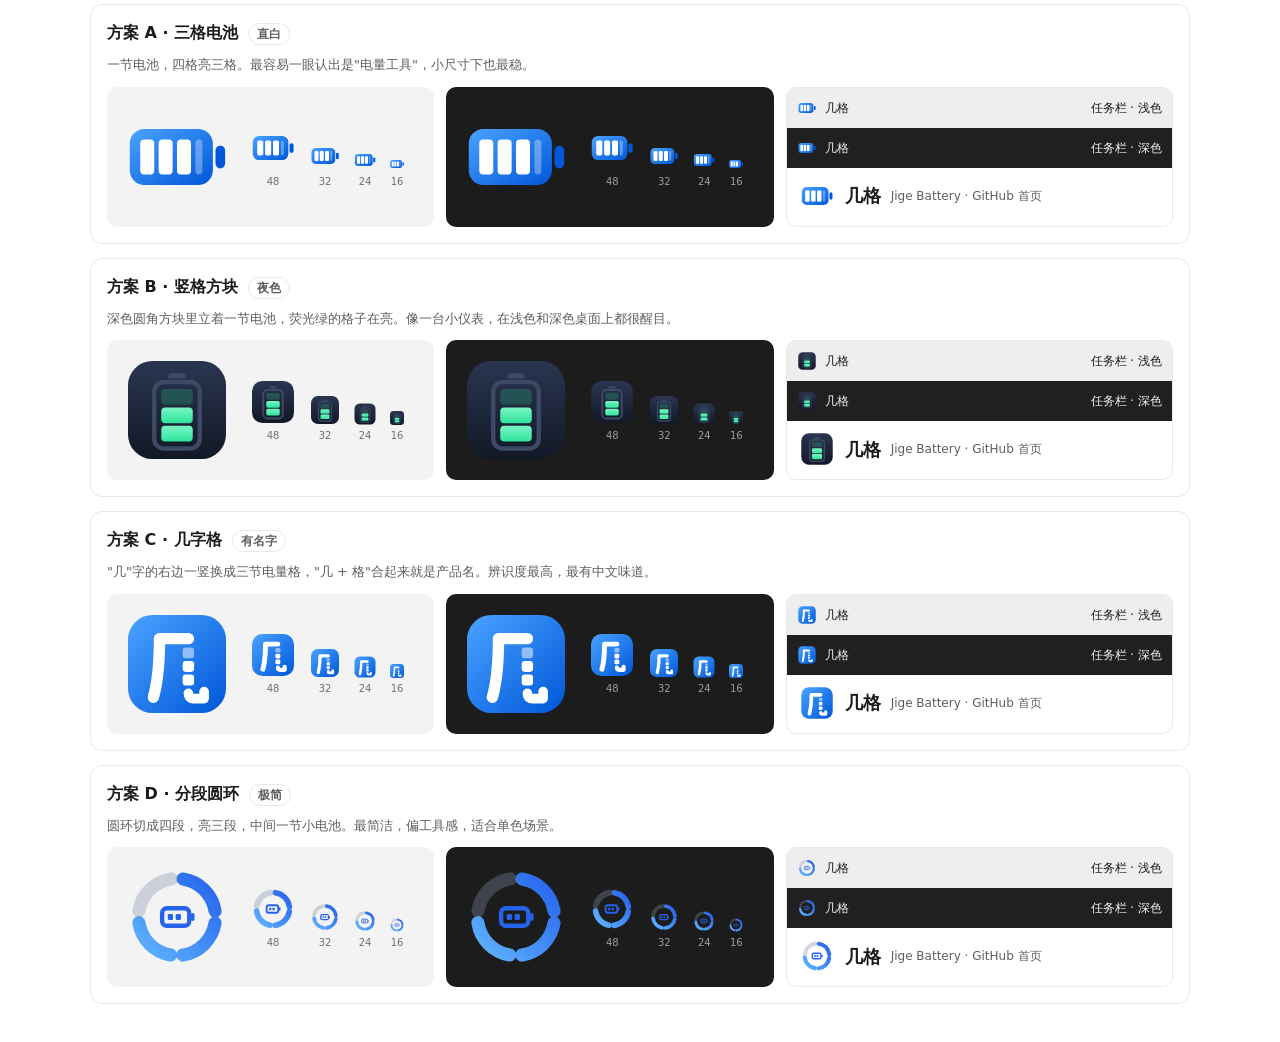
<file: design/logo-concepts.html>
<!doctype html>
<html lang="zh-CN">
<head>
<meta charset="utf-8">
<meta name="viewport" content="width=device-width, initial-scale=1">
<title>几格 图标方案</title>
<style>
:root{
  color-scheme: light dark;
  --font:"Segoe UI Variable Text","Segoe UI","Microsoft YaHei UI","PingFang SC",system-ui,sans-serif;
  --ink:#1b1b1b; --ink-2:#5e5e5e; --line:rgba(0,0,0,.09);
}
@media (prefers-color-scheme: dark){
  :root:not([data-theme="light"]){ --ink:#f3f3f3; --ink-2:#bdbdbd; --line:rgba(255,255,255,.1); }
}
:root[data-theme="dark"]{ --ink:#f3f3f3; --ink-2:#bdbdbd; --line:rgba(255,255,255,.1); }
*{box-sizing:border-box}
html,body{margin:0;background:transparent}
body{font-family:var(--font);color:var(--ink);font-size:14px;line-height:1.5}
.wrap{max-width:1100px;margin:0 auto;padding:4px 0 24px}
.concept{border:1px solid var(--line);border-radius:12px;padding:16px;margin-bottom:14px}
.head{display:flex;align-items:baseline;gap:10px;flex-wrap:wrap;margin-bottom:12px}
.head b{font-size:16px}
.head .k{font-size:12px;font-weight:600;padding:1px 8px;border-radius:999px;border:1px solid var(--line);color:var(--ink-2)}
.head p{margin:0;color:var(--ink-2);font-size:13px;flex-basis:100%}
.row{display:flex;gap:12px;flex-wrap:wrap}
.tile{flex:1 1 200px;border-radius:10px;padding:14px;display:flex;align-items:center;gap:16px;min-width:0}
.tile.light{background:#f3f3f3;color:#1b1b1b}
.tile.dark{background:#1c1c1c;color:#f3f3f3}
.sizes{display:flex;align-items:flex-end;gap:12px}
.sizes span{display:block;font-size:10px;text-align:center;opacity:.6;margin-top:2px}
.mini{flex:1 1 260px;border-radius:10px;overflow:hidden;border:1px solid var(--line);display:flex;flex-direction:column}
.bar{height:40px;display:flex;align-items:center;gap:8px;padding:0 10px;font-size:12px}
.bar.l{background:#eeeeee;color:#1b1b1b}
.bar.d{background:#202020;color:#f0f0f0}
.bar .sp{flex:1}
.readme{display:flex;align-items:center;gap:10px;padding:10px 12px;font-weight:600;font-size:18px}
.readme small{font-weight:400;font-size:12px;color:var(--ink-2)}
svg{display:block}
</style>
</head>
<body>
<!-- 共享渐变与图形 -->
<svg width="0" height="0" style="position:absolute" aria-hidden="true">
  <defs>
    <linearGradient id="gBlue" x1="0" y1="0" x2="1" y2="1">
      <stop offset="0" stop-color="#4aa3ff"/><stop offset="1" stop-color="#0057d9"/>
    </linearGradient>
    <linearGradient id="gNight" x1="0" y1="0" x2="0" y2="1">
      <stop offset="0" stop-color="#2a3550"/><stop offset="1" stop-color="#121826"/>
    </linearGradient>
    <linearGradient id="gCell" x1="0" y1="1" x2="0" y2="0">
      <stop offset="0" stop-color="#2ee59d"/><stop offset="1" stop-color="#7cf5c4"/>
    </linearGradient>
    <linearGradient id="gInk" x1="0" y1="0" x2="1" y2="1">
      <stop offset="0" stop-color="#5fb4ff"/><stop offset="1" stop-color="#2563eb"/>
    </linearGradient>

    <!-- A 三格电池 -->
    <symbol id="A" viewBox="0 0 256 256">
      <rect x="20" y="64" width="190" height="128" rx="34" fill="url(#gBlue)"/>
      <rect x="216" y="102" width="22" height="52" rx="11" fill="#0057d9"/>
      <rect x="44" y="88" width="32" height="80" rx="9" fill="#fff"/>
      <rect x="86" y="88" width="32" height="80" rx="9" fill="#fff"/>
      <rect x="128" y="88" width="32" height="80" rx="9" fill="#fff"/>
      <rect x="170" y="88" width="16" height="80" rx="8" fill="#fff" opacity=".32"/>
    </symbol>

    <!-- B 竖格方块 -->
    <symbol id="B" viewBox="0 0 256 256">
      <rect x="16" y="16" width="224" height="224" rx="56" fill="url(#gNight)"/>
      <rect x="108" y="44" width="40" height="12" rx="6" fill="#3d4a66"/>
      <rect x="76" y="64" width="104" height="152" rx="22" fill="none" stroke="#3d4a66" stroke-width="10"/>
      <rect x="92" y="164" width="72" height="36" rx="9" fill="url(#gCell)"/>
      <rect x="92" y="122" width="72" height="36" rx="9" fill="url(#gCell)"/>
      <rect x="92" y="80" width="72" height="36" rx="9" fill="#2ee59d" opacity=".22"/>
    </symbol>

    <!-- C 几字格：右腿换成三节电量格，避免框内加点变成"凡" -->
    <symbol id="C" viewBox="0 0 256 256">
      <rect x="16" y="16" width="224" height="224" rx="56" fill="url(#gBlue)"/>
      <g transform="translate(-6 0)">
        <path d="M80 204 C 90 168, 94 120, 94 70 H 160" fill="none" stroke="#fff" stroke-width="26" stroke-linecap="round" stroke-linejoin="round"/>
        <rect x="147" y="90" width="26" height="25" rx="7" fill="#fff" opacity=".5"/>
        <rect x="147" y="121" width="26" height="25" rx="7" fill="#fff"/>
        <rect x="147" y="152" width="26" height="25" rx="7" fill="#fff"/>
        <path d="M160 195 Q 160 207 172 207 H 196 V 191" fill="none" stroke="#fff" stroke-width="22" stroke-linecap="round" stroke-linejoin="round"/>
      </g>
    </symbol>

    <!-- D 分段圆环 -->
    <symbol id="D" viewBox="0 0 256 256">
      <g fill="none" stroke-width="30" stroke-linecap="round" transform="rotate(-90 128 128)">
        <!-- 四段，每段 72°，段间留空 18° -->
        <circle cx="128" cy="128" r="88" stroke="url(#gInk)" stroke-dasharray="110.6 442.3" stroke-dashoffset="-13.8"/>
        <circle cx="128" cy="128" r="88" stroke="url(#gInk)" stroke-dasharray="110.6 442.3" stroke-dashoffset="-152"/>
        <circle cx="128" cy="128" r="88" stroke="url(#gInk)" stroke-dasharray="110.6 442.3" stroke-dashoffset="-290.3"/>
        <circle cx="128" cy="128" r="88" stroke="#7f8ea8" opacity=".35" stroke-dasharray="110.6 442.3" stroke-dashoffset="-428.5"/>
      </g>
      <rect x="94" y="108" width="62" height="40" rx="11" fill="none" stroke="#2563eb" stroke-width="10"/>
      <rect x="160" y="119" width="8" height="18" rx="4" fill="#2563eb"/>
      <rect x="107" y="121" width="12" height="14" rx="3" fill="#2563eb"/>
      <rect x="125" y="121" width="12" height="14" rx="3" fill="#2563eb"/>
    </symbol>
  </defs>
</svg>

<div class="wrap" id="root"></div>

<script>
const concepts = [
  {id:'A', name:'三格电池', key:'直白', desc:'一节电池，四格亮三格。最容易一眼认出是"电量工具"，小尺寸下也最稳。'},
  {id:'B', name:'竖格方块', key:'夜色', desc:'深色圆角方块里立着一节电池，荧光绿的格子在亮。像一台小仪表，在浅色和深色桌面上都很醒目。'},
  {id:'C', name:'几字格', key:'有名字', desc:'"几"字的右边一竖换成三节电量格，"几 + 格"合起来就是产品名。辨识度最高，最有中文味道。'},
  {id:'D', name:'分段圆环', key:'极简', desc:'圆环切成四段，亮三段，中间一节小电池。最简洁，偏工具感，适合单色场景。'},
];
const use = (id, s) => `<svg width="${s}" height="${s}" viewBox="0 0 256 256"><use href="#${id}"/></svg>`;
document.getElementById('root').innerHTML = concepts.map(c => `
  <div class="concept">
    <div class="head"><b>方案 ${c.id} · ${c.name}</b><span class="k">${c.key}</span><p>${c.desc}</p></div>
    <div class="row">
      <div class="tile light">${use(c.id,112)}
        <div class="sizes">${[48,32,24,16].map(s=>`<div>${use(c.id,s)}<span>${s}</span></div>`).join('')}</div></div>
      <div class="tile dark">${use(c.id,112)}
        <div class="sizes">${[48,32,24,16].map(s=>`<div>${use(c.id,s)}<span>${s}</span></div>`).join('')}</div></div>
      <div class="mini">
        <div class="bar l">${use(c.id,20)}<span>几格</span><span class="sp"></span><span>任务栏 · 浅色</span></div>
        <div class="bar d">${use(c.id,20)}<span>几格</span><span class="sp"></span><span>任务栏 · 深色</span></div>
        <div class="readme">${use(c.id,36)}几格 <small>Jige Battery · GitHub 首页</small></div>
      </div>
    </div>
  </div>`).join('');
</script>
</body>
</html>
</file>
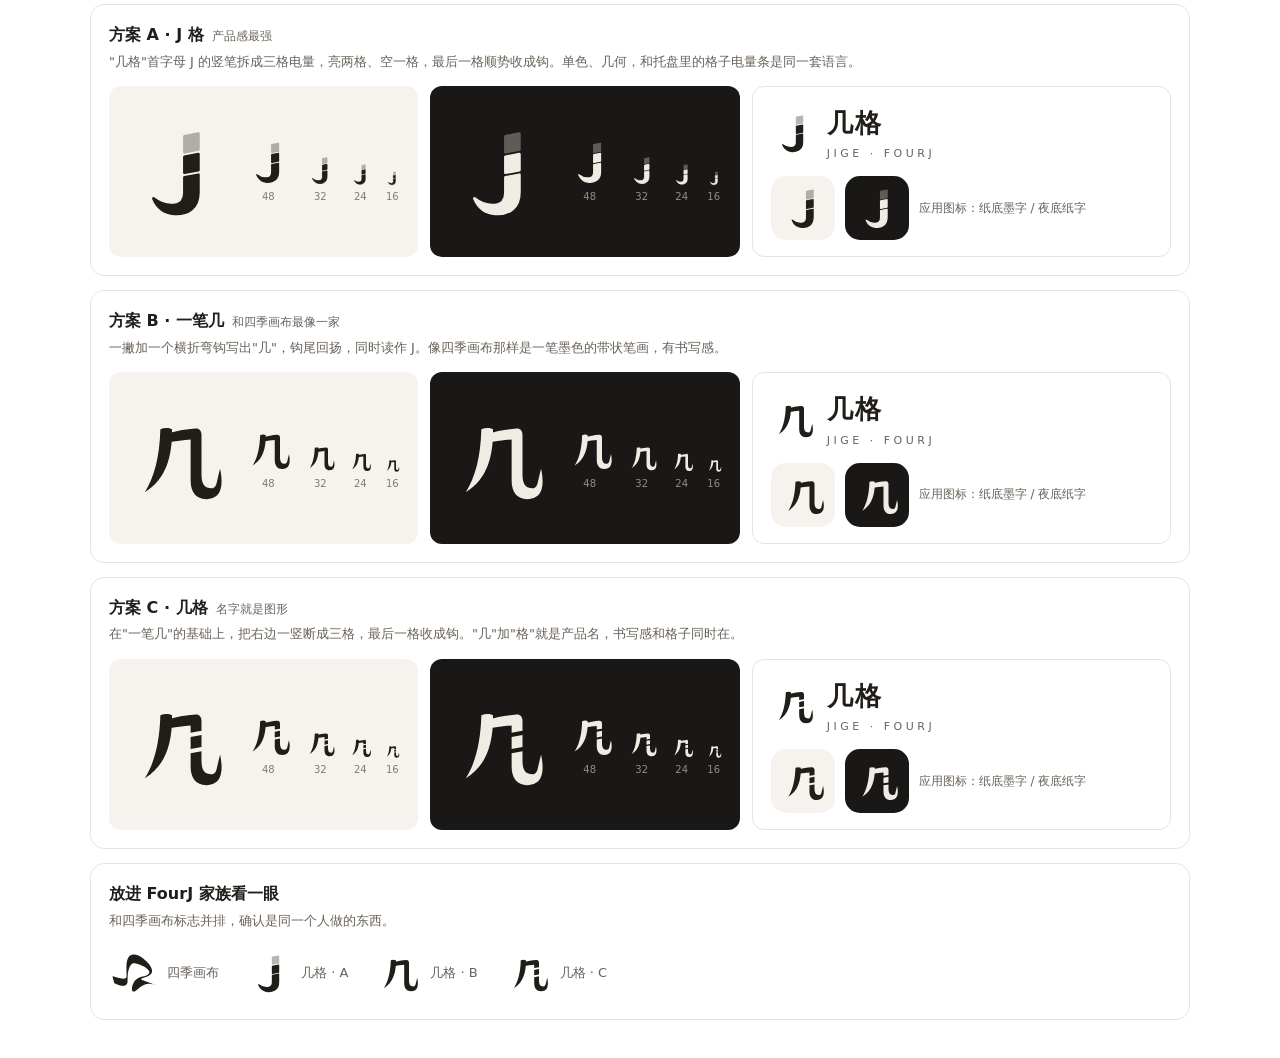
<file: design/logo-v2.html>
<!doctype html>
<html lang="zh-CN">
<head>
<meta charset="utf-8">
<meta name="viewport" content="width=device-width, initial-scale=1">
<title>几格 品牌标志</title>
<style>
:root{
  color-scheme: light dark;
  --font:"Segoe UI Variable Text","Segoe UI","Microsoft YaHei UI","PingFang SC",system-ui,sans-serif;
  --ink:#211d19; --paper:#f6f3ee; --ink-d:#f0ece4; --paper-d:#1a1816;
  --text:#211d19; --text-2:#6a625a; --line:rgba(33,29,25,.12);
}
@media (prefers-color-scheme: dark){
  :root:not([data-theme="light"]){ --text:#f0ece4; --text-2:#b8afa4; --line:rgba(240,236,228,.12); }
}
:root[data-theme="dark"]{ --text:#f0ece4; --text-2:#b8afa4; --line:rgba(240,236,228,.12); }
*{box-sizing:border-box}
html,body{margin:0;background:transparent}
body{font-family:var(--font);color:var(--text);font-size:14px;line-height:1.55}
.wrap{max-width:1100px;margin:0 auto;padding:4px 0 24px}
.concept{border:1px solid var(--line);border-radius:14px;padding:18px;margin-bottom:14px}
.head{margin-bottom:14px}
.head b{font-size:16px;margin-right:8px}
.head .k{font-size:12px;color:var(--text-2)}
.head p{margin:4px 0 0;color:var(--text-2);font-size:13px}
.row{display:flex;gap:12px;flex-wrap:wrap}
.card{flex:1 1 210px;border-radius:12px;padding:18px;display:flex;align-items:center;gap:18px;min-width:0}
.paper{background:var(--paper);color:var(--ink)}
.night{background:var(--paper-d);color:var(--ink-d)}
.sizes{display:flex;align-items:flex-end;gap:12px}
.sizes span{display:block;font-size:10px;text-align:center;opacity:.55;margin-top:3px}
.tiles{display:flex;gap:10px;align-items:center}
.tile{width:64px;height:64px;border-radius:15px;display:grid;place-items:center}
.lock{flex:1 1 320px;border-radius:12px;border:1px solid var(--line);padding:16px 18px;display:flex;flex-direction:column;gap:14px;justify-content:center}
.lockup{display:flex;align-items:center;gap:12px}
.lockup .cn{font-size:26px;font-weight:600;letter-spacing:.08em}
.lockup .en{font-size:11px;letter-spacing:.32em;color:var(--text-2);margin-top:2px}
.family{display:flex;gap:28px;align-items:center;flex-wrap:wrap;padding:6px 2px}
.family figure{margin:0;display:flex;align-items:center;gap:10px;font-size:13px;color:var(--text-2)}
.family figure svg{color:var(--text)}
svg{display:block}
</style>
</head>
<body>
<svg width="0" height="0" style="position:absolute" aria-hidden="true">
  <defs>
    <!-- A · J 格：J 的竖笔拆成电量格，最下一格顺势收成钩 -->
    <symbol id="A" viewBox="0 0 256 256">
      <g transform="translate(8 0)" fill="currentColor" stroke="currentColor" stroke-width="7" stroke-linejoin="round">
        <path d="M140 36 L176 29 L176 70 L140 77 Z" opacity=".32"/>
        <path d="M140 89 L176 82 L176 123 L140 130 Z"/>
        <path d="M140 142 L176 135 L176 180 C176 222 148 238 114 236 C90 234 70 220 60 196 C78 210 96 215 113 213 C132 211 140 198 140 182 Z"/>
      </g>
    </symbol>

    <!-- B · 一笔几：撇与横折弯钩，钩尾回扬成 J -->
    <symbol id="B" viewBox="0 0 256 256">
      <g fill="currentColor">
        <path d="M86 54 C96 50 108 50 116 54 C117 122 102 182 46 216 C70 178 84 126 86 54 Z"/>
        <path d="M100 66 C126 58 152 54 176 52 C186 51 192 58 192 68 L192 170 C192 196 200 206 218 206 C226 206 230 200 232 188 C236 172 238 162 240 156 C244 176 246 196 240 212 C234 228 220 234 204 234 C178 234 164 216 164 186 L164 80 C146 82 126 84 104 88 C96 89 92 70 100 66 Z"/>
      </g>
    </symbol>

    <!-- C · 几格：一笔几的右竖断成三格，最后一格收成钩 -->
    <symbol id="C" viewBox="0 0 256 256">
      <g fill="currentColor">
        <path d="M86 54 C96 50 108 50 116 54 C117 122 102 182 46 216 C70 178 84 126 86 54 Z"/>
        <path d="M100 66 C126 58 152 54 176 52 C186 51 192 58 192 68 L192 94 L164 99 L164 80 C146 82 126 84 104 88 C96 89 92 70 100 66 Z"/>
        <path d="M164 110 L192 105 L192 136 L164 141 Z"/>
        <path d="M164 152 L192 147 L192 170 C192 196 200 206 218 206 C226 206 230 200 232 188 C236 172 238 162 240 156 C244 176 246 196 240 212 C234 228 220 234 204 234 C178 234 164 216 164 186 Z"/>
      </g>
    </symbol>

    <symbol id="FJ" viewBox="0 0 804 699"><path d="M 380.585 25.039 C 363.772 27.683, 346.746 34.776, 333.500 44.657 C 323.849 51.856, 313.766 62.641, 306.418 73.624 C 303.429 78.092, 298.330 87.317, 295.087 94.124 C 281.935 121.730, 274.457 154.699, 270.847 201 C 269.123 223.104, 269.391 285.183, 271.465 344.247 C 273.383 398.890, 273.065 409.169, 269.057 422.015 C 267.944 425.582, 265.326 430.750, 263.239 433.500 C 255.717 443.413, 244.727 448.311, 226 450.094 C 192.697 453.264, 131.020 440.073, 50.163 412.485 C 36.228 407.730, 24.703 403.989, 24.552 404.170 C 24.269 404.511, 33.085 436.869, 49.285 494.957 L 58.616 528.413 68.558 532.772 C 83.735 539.427, 119.065 553.360, 132.500 557.989 C 148.932 563.650, 169.927 569.520, 182.783 572.047 C 196.188 574.682, 218.792 575.678, 228.977 574.083 C 238.401 572.606, 248.549 569.100, 255.782 564.821 C 263.318 560.362, 272.671 550.854, 277.235 543.013 C 279.290 539.483, 282.091 533.199, 283.459 529.048 C 288.208 514.649, 289.038 506.163, 290.018 462 C 290.525 439.175, 291.425 411.725, 292.019 401 C 295.329 341.164, 305.747 290.186, 323.181 248.500 C 332.424 226.402, 340.853 213.013, 353.450 200.420 C 360.447 193.425, 364.250 190.500, 370.016 187.680 C 381.834 181.901, 388.334 180.600, 405 180.679 C 415.927 180.730, 423.073 181.382, 434 183.325 C 497.039 194.534, 577.805 231.539, 624.934 270.805 C 634.216 278.539, 645.215 289.397, 651.475 297.006 C 658.864 305.987, 664.317 315.260, 667.529 324.308 C 669.910 331.015, 670.191 333.050, 669.799 340.732 C 669.427 348.018, 668.831 350.521, 666.267 355.540 C 659.916 367.978, 648.100 377.778, 627.753 387.482 C 611.189 395.382, 594.731 400.994, 554 412.630 C 501.912 427.511, 484.660 433.634, 464.303 444.463 C 449.712 452.225, 441.925 457.988, 429.859 469.955 C 421.264 478.479, 416.255 484.509, 410.716 493 C 392.347 521.161, 378.667 551.259, 371.127 580.100 C 366.523 597.710, 365.554 605.164, 365.554 623 C 365.553 637.096, 365.880 640.640, 367.794 647.323 C 369.026 651.626, 370.946 656.934, 372.060 659.118 C 375.239 665.349, 380.555 670.562, 386.211 672.995 C 390.566 674.869, 392.718 675.161, 399.541 674.803 C 406.261 674.450, 408.967 673.759, 415.088 670.835 C 424.298 666.436, 432.990 659.987, 459.585 637.822 C 493.481 609.573, 505.349 600.434, 526.500 586.294 C 553.213 568.435, 578.241 556.183, 605.500 547.621 C 618.672 543.484, 636.309 540.479, 653.500 539.444 C 665.932 538.696, 685.420 540.089, 704 543.056 C 719.461 545.525, 745.691 552.290, 765.389 558.889 C 788.871 566.756, 784.303 564.448, 737.500 544.797 C 706.313 531.703, 663.912 515.421, 627 502.367 C 568.769 481.773, 555.352 476.767, 545.482 471.957 C 533.674 466.202, 528.600 461.594, 528.600 456.626 C 528.600 449.827, 534.052 445.188, 549 439.267 C 553.675 437.415, 569.875 432.081, 585 427.412 C 617.066 417.515, 631.489 412.519, 646 406.285 C 677.066 392.938, 696.559 377.083, 707.822 356 C 713.146 346.035, 715.703 337.244, 717.057 324.246 C 717.979 315.402, 717.899 311.372, 716.608 301.476 C 713.226 275.569, 703.111 250.986, 683.822 221.793 C 665.611 194.230, 647.411 172.386, 618.522 143.418 C 593.773 118.601, 580.817 107.212, 557.319 89.616 C 528.674 68.166, 498.462 50.694, 470.958 39.673 C 444.975 29.262, 425.688 25.008, 402 24.465 C 393.475 24.269, 383.838 24.528, 380.585 25.039" fill="currentColor"/></symbol>
  </defs>
</svg>

<div class="wrap" id="root"></div>
<script>
const concepts = [
  {id:'A', name:'J 格', key:'产品感最强', desc:'"几格"首字母 J 的竖笔拆成三格电量，亮两格、空一格，最后一格顺势收成钩。单色、几何，和托盘里的格子电量条是同一套语言。'},
  {id:'B', name:'一笔几', key:'和四季画布最像一家', desc:'一撇加一个横折弯钩写出"几"，钩尾回扬，同时读作 J。像四季画布那样是一笔墨色的带状笔画，有书写感。'},
  {id:'C', name:'几格', key:'名字就是图形', desc:'在"一笔几"的基础上，把右边一竖断成三格，最后一格收成钩。"几"加"格"就是产品名，书写感和格子同时在。'},
];
const use = (id, s) => '<svg width="'+s+'" height="'+s+'" viewBox="0 0 256 256"><use href="#'+id+'"/></svg>';
document.getElementById('root').innerHTML =
 concepts.map(c => `
  <div class="concept">
    <div class="head"><b>方案 ${c.id} · ${c.name}</b><span class="k">${c.key}</span><p>${c.desc}</p></div>
    <div class="row">
      <div class="card paper">${use(c.id,104)}<div class="sizes">${[48,32,24,16].map(s=>'<div>'+use(c.id,s)+'<span>'+s+'</span></div>').join('')}</div></div>
      <div class="card night">${use(c.id,104)}<div class="sizes">${[48,32,24,16].map(s=>'<div>'+use(c.id,s)+'<span>'+s+'</span></div>').join('')}</div></div>
      <div class="lock">
        <div class="lockup">${use(c.id,44)}<div><div class="cn">几格</div><div class="en">JIGE · FOURJ</div></div></div>
        <div class="tiles">
          <div class="tile paper">${use(c.id,46)}</div>
          <div class="tile night">${use(c.id,46)}</div>
          <span style="font-size:12px;color:var(--text-2)">应用图标：纸底墨字 / 夜底纸字</span>
        </div>
      </div>
    </div>
  </div>`).join('') +
 `<div class="concept"><div class="head"><b>放进 FourJ 家族看一眼</b><p>和四季画布标志并排，确认是同一个人做的东西。</p></div>
   <div class="family">
     <figure><svg width="46" height="40" viewBox="0 0 804 699"><use href="#FJ"/></svg>四季画布</figure>
     ${concepts.map(c=>'<figure>'+use(c.id,44)+'几格 · '+c.id+'</figure>').join('')}
   </div></div>`;
</script>
</body>
</html>
</file>
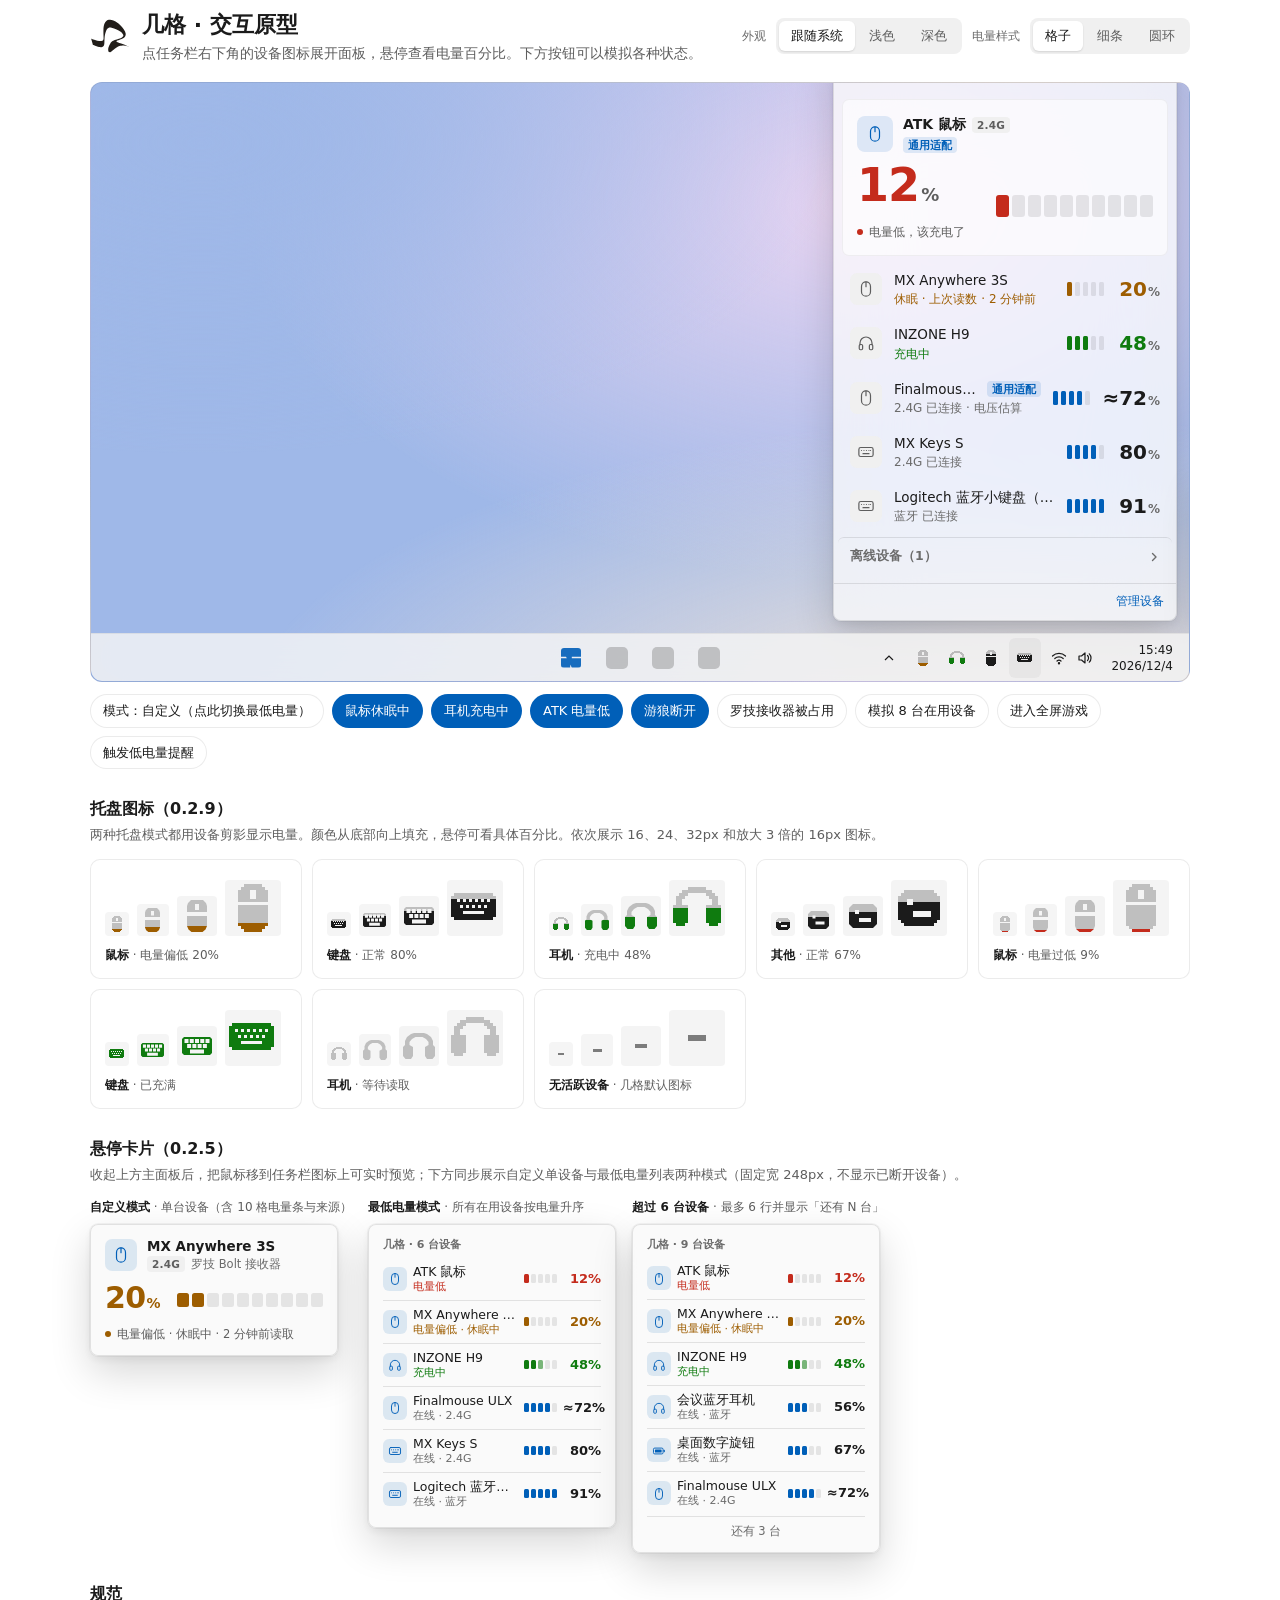
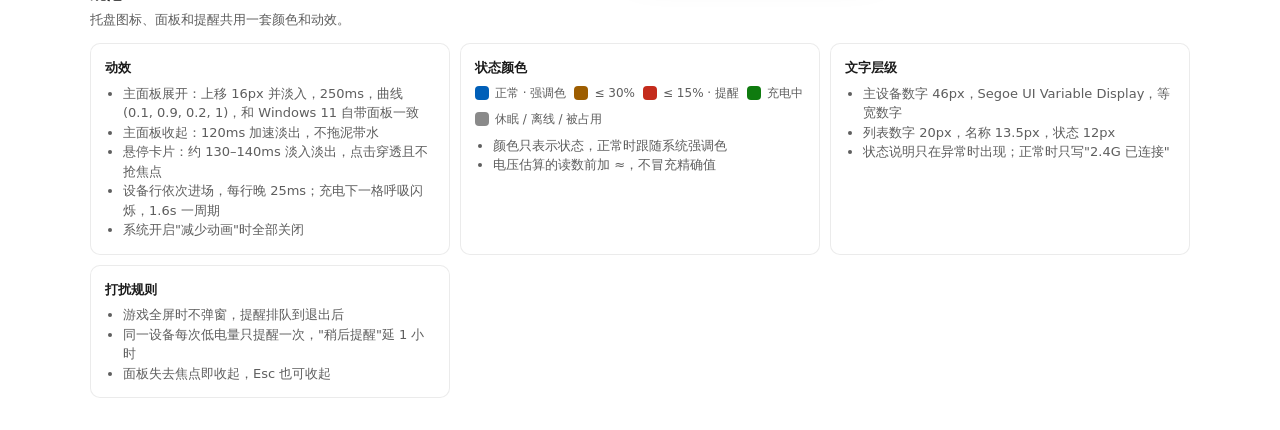
<file: design/ui-claude.html>
<!doctype html>
<html lang="zh-CN">
<head>
<meta charset="utf-8">
<meta name="viewport" content="width=device-width, initial-scale=1">
<title>几格 交互原型</title>
<style>
:root{
  color-scheme: light;
  --font: "Segoe UI Variable Text","Segoe UI","Microsoft YaHei UI","PingFang SC",system-ui,sans-serif;
  --font-num: "Segoe UI Variable Display","Segoe UI","SF Pro Display",system-ui,sans-serif;

  --ink:#1b1b1b; --ink-2:#5e5e5e; --ink-3:#6b6b6b;
  --card:#ffffff; --card-stroke:rgba(0,0,0,.08);
  --chip:#f0f0f0;

  --wall-a:#9fb8e8; --wall-b:#e9d5f2; --wall-c:#f6e7d8;
  --taskbar:rgba(243,243,243,.86); --taskbar-stroke:rgba(0,0,0,.06);
  --flyout:rgba(249,249,249,.80); --flyout-solid:#f9f9f9; --flyout-stroke:rgba(0,0,0,.10);
  --layer:rgba(255,255,255,.62); --layer-stroke:rgba(0,0,0,.05);
  --hover:rgba(0,0,0,.04); --press:rgba(0,0,0,.07);
  --shadow:0 0 0 1px rgba(0,0,0,.04),0 16px 40px rgba(0,0,0,.16),0 4px 10px rgba(0,0,0,.06);

  --accent:#005fb8; --accent-soft:rgba(0,95,184,.12);
  --ok:#005fb8; --warn:#9d5d00; --low:#c42b1c; --charge:#0f7b0f; --idle:#8a8a8a;
  --cell-empty:rgba(0,0,0,.09);
  --tray-ink:#1b1b1b; --tray-dim:rgba(0,0,0,.22);
}
@media (prefers-color-scheme: dark){
  :root:not([data-theme="light"]){
    color-scheme: dark;
    --ink:#f3f3f3; --ink-2:#c5c5c5; --ink-3:#a0a0a0;
    --card:#262626; --card-stroke:rgba(255,255,255,.08); --chip:#333;
    --wall-a:#1d2b4f; --wall-b:#3a2346; --wall-c:#4a3324;
    --taskbar:rgba(32,32,32,.86); --taskbar-stroke:rgba(255,255,255,.07);
    --flyout:rgba(40,40,40,.78); --flyout-solid:#2b2b2b; --flyout-stroke:rgba(255,255,255,.09);
    --layer:rgba(255,255,255,.05); --layer-stroke:rgba(255,255,255,.06);
    --hover:rgba(255,255,255,.06); --press:rgba(255,255,255,.09);
    --shadow:0 0 0 1px rgba(0,0,0,.5),0 16px 40px rgba(0,0,0,.5),0 4px 10px rgba(0,0,0,.3);
    --accent:#60cdff; --accent-soft:rgba(96,205,255,.14);
    --ok:#60cdff; --warn:#fce100; --low:#ff99a4; --charge:#6ccb5f; --idle:#8f8f8f;
    --cell-empty:rgba(255,255,255,.12);
    --tray-ink:#fff; --tray-dim:rgba(255,255,255,.28);
  }
}
:root[data-theme="dark"]{
  color-scheme: dark;
  --ink:#f3f3f3; --ink-2:#c5c5c5; --ink-3:#a0a0a0;
  --card:#262626; --card-stroke:rgba(255,255,255,.08); --chip:#333;
  --wall-a:#1d2b4f; --wall-b:#3a2346; --wall-c:#4a3324;
  --taskbar:rgba(32,32,32,.86); --taskbar-stroke:rgba(255,255,255,.07);
  --flyout:rgba(40,40,40,.78); --flyout-solid:#2b2b2b; --flyout-stroke:rgba(255,255,255,.09);
  --layer:rgba(255,255,255,.05); --layer-stroke:rgba(255,255,255,.06);
  --hover:rgba(255,255,255,.06); --press:rgba(255,255,255,.09);
  --shadow:0 0 0 1px rgba(0,0,0,.5),0 16px 40px rgba(0,0,0,.5),0 4px 10px rgba(0,0,0,.3);
  --accent:#60cdff; --accent-soft:rgba(96,205,255,.14);
  --ok:#60cdff; --warn:#fce100; --low:#ff99a4; --charge:#6ccb5f; --idle:#8f8f8f;
  --cell-empty:rgba(255,255,255,.12);
  --tray-ink:#fff; --tray-dim:rgba(255,255,255,.28);
}

*{box-sizing:border-box}
html,body{margin:0;background:transparent}
body{font-family:var(--font);color:var(--ink);font-size:14px;line-height:1.5;-webkit-font-smoothing:antialiased}
.wrap{max-width:1100px;margin:0 auto;padding:8px 0 32px}
h1{font-size:22px;font-weight:600;margin:0}
h2{font-size:16px;font-weight:600;margin:0 0 4px}
p.lead{margin:2px 0 0;color:var(--ink-2)}
.note{color:var(--ink-2);font-size:13px;margin:0 0 14px}
section{margin-top:28px}

/* 顶部 */
.top{display:flex;flex-wrap:wrap;gap:12px 20px;align-items:center;justify-content:space-between}
.brand{display:flex;gap:12px;align-items:center}
.seg{display:inline-flex;background:var(--chip);border-radius:8px;padding:3px;gap:2px}
.seg button{border:0;background:transparent;color:var(--ink-2);font:inherit;font-size:13px;padding:5px 12px;border-radius:6px;cursor:pointer}
.seg button[aria-pressed="true"]{background:var(--card);color:var(--ink);box-shadow:0 1px 2px rgba(0,0,0,.12)}
.ctl-row{display:flex;flex-wrap:wrap;gap:10px;align-items:center}
.ctl-label{font-size:12px;color:var(--ink-3)}

/* 舞台：模拟桌面 */
.stage{position:relative;height:600px;border-radius:12px;overflow:hidden;
  background:
    radial-gradient(120% 90% at 85% 110%, var(--wall-c), transparent 60%),
    radial-gradient(90% 80% at 10% 10%, var(--wall-a), transparent 65%),
    radial-gradient(80% 90% at 70% 20%, var(--wall-b), transparent 70%),
    var(--wall-a);
  border:1px solid var(--card-stroke); user-select:none}
.taskbar{position:absolute;left:0;right:0;bottom:0;height:48px;background:var(--taskbar);
  backdrop-filter:blur(24px) saturate(1.6);-webkit-backdrop-filter:blur(24px) saturate(1.6);
  border-top:1px solid var(--taskbar-stroke);display:flex;align-items:center;justify-content:space-between;padding:0 8px}
.tb-center{position:absolute;left:50%;transform:translateX(-50%);display:flex;gap:6px}
.tb-app{width:40px;height:40px;border-radius:6px;display:grid;place-items:center}
.tb-app i{display:block;width:22px;height:22px;border-radius:5px;background:var(--ink-3);opacity:.35}
.tb-app:first-child i{background:var(--accent);opacity:.9;border-radius:3px;width:20px;height:20px;
  clip-path:polygon(0 0,46% 0,46% 46%,0 46%,0 54%,46% 54%,46% 100%,0 100%,0 0,54% 0,100% 0,100% 46%,54% 46%,54% 54%,100% 54%,100% 100%,54% 100%)}
.tray{margin-left:auto;display:flex;align-items:center;gap:2px;height:100%}
.tray-btn{height:40px;min-width:32px;padding:0 6px;border-radius:6px;display:grid;place-items:center;color:var(--ink);cursor:default}
.tray-btn.hit{cursor:pointer}
.tray-btn.hit:hover{background:var(--hover)}
.tray-btn.hit:active{background:var(--press)}
.tray-btn.on{background:var(--hover)}
.sys{display:flex;gap:10px;align-items:center;padding:0 8px;height:40px;border-radius:6px}
.clock{text-align:right;font-size:12px;line-height:16px;padding:0 8px}

/* 自绘悬停卡片（0.2.5） */
.hcard{position:absolute;bottom:60px;left:0;width:248px;background:var(--flyout);color:var(--ink);
  backdrop-filter:blur(40px) saturate(1.8);-webkit-backdrop-filter:blur(40px) saturate(1.8);
  border:1px solid var(--flyout-stroke);border-radius:8px;box-shadow:var(--shadow);
  padding:12px 14px;opacity:0;pointer-events:none;z-index:20;
  transition:opacity .13s cubic-bezier(.7,0,1,.5)}
.hcard.show{opacity:1;transition:opacity .14s cubic-bezier(.25,.1,.25,1)}
.hcard.static{position:static;opacity:1;pointer-events:auto;transition:none}
.hc-top{display:flex;align-items:center;gap:10px}
.hc-ico{width:32px;height:32px;border-radius:7px;background:var(--accent-soft);color:var(--accent);display:grid;place-items:center;flex:none}
.hc-ico.dim{background:var(--chip);color:var(--ink-3)}
.hc-meta{flex:1;min-width:0}
.hc-name{font-size:13.5px;font-weight:600;line-height:18px;white-space:nowrap;overflow:hidden;text-overflow:ellipsis}
.hc-sub{margin-top:1px;font-size:11.5px;color:var(--ink-3);display:flex;gap:6px;align-items:center;min-width:0}
.hc-src{white-space:nowrap;overflow:hidden;text-overflow:ellipsis;min-width:0}
.hc-mid{display:flex;align-items:center;gap:10px;margin-top:10px}
.hc-big{font-family:var(--font-num);font-size:30px;font-weight:600;line-height:30px;letter-spacing:-.02em;font-variant-numeric:tabular-nums;min-width:62px;white-space:nowrap}
.hc-big small{font-size:14px;font-weight:600;margin-left:1px}
.hc-big .approx{font-size:16px;font-weight:500;color:var(--ink-3);margin-right:1px;vertical-align:4px}
.hc-cells{display:flex;gap:3px;flex:1}
.hc-cells i{flex:1;height:14px;border-radius:2.5px;background:var(--cell-empty);display:block}
.hc-cells i.f{background:var(--c)}
.hc-cells i.next{background:var(--c);opacity:.55}
.hc-st{margin-top:8px;font-size:11.5px;color:var(--ink-2);display:flex;align-items:center;gap:6px;white-space:nowrap;overflow:hidden;text-overflow:ellipsis}
.hc-title{font-size:11px;color:var(--ink-3);margin-bottom:4px;font-weight:600}
.hc-row{display:flex;align-items:center;gap:6px;padding:6px 0}
.hc-row+.hc-row{border-top:1px solid var(--flyout-stroke)}
.hc-row .hc-ico{width:24px;height:24px;border-radius:6px}
.hc-row .hc-ico svg{width:14px;height:14px}
.hc-rinfo{flex:1;min-width:0}
.hc-rname{font-size:12.5px;font-weight:500;line-height:16px;white-space:nowrap;overflow:hidden;text-overflow:ellipsis}
.hc-rst{font-size:11px;color:var(--ink-3);line-height:14px;white-space:nowrap;overflow:hidden;text-overflow:ellipsis}
.hc-mini{display:flex;gap:2px;width:33px;flex:none}
.hc-mini i{flex:1;height:9px;border-radius:1.5px;background:var(--cell-empty);display:block}
.hc-mini i.f{background:var(--c)}
.hc-mini i.next{background:var(--c);opacity:.55}
.hc-pct{font-family:var(--font-num);font-size:13px;font-weight:600;width:38px;text-align:right;font-variant-numeric:tabular-nums;flex:none}
.hc-more{border-top:1px solid var(--flyout-stroke);padding-top:6px;margin-top:2px;text-align:center;font-size:11.5px;color:var(--ink-3)}
.hc-empty{display:flex;align-items:center;gap:10px}
.hc-showcase{display:flex;flex-wrap:wrap;gap:16px;align-items:flex-start}
.hc-demo{display:flex;flex-direction:column;gap:8px}
.hc-demo .cap{font-size:12px;color:var(--ink-2)}

/* 弹出面板 */
.flyout{position:absolute;right:12px;bottom:60px;width:344px;max-width:calc(100% - 24px);
  background:var(--flyout);backdrop-filter:blur(40px) saturate(1.8);-webkit-backdrop-filter:blur(40px) saturate(1.8);
  border:1px solid var(--flyout-stroke);border-radius:8px;box-shadow:var(--shadow);
  opacity:0;transform:translateY(16px);pointer-events:none;
  transition:opacity .12s cubic-bezier(.7,0,1,.5), transform .12s cubic-bezier(.7,0,1,.5)}
.flyout.open{opacity:1;transform:none;pointer-events:auto;
  transition:opacity .16s linear, transform .25s cubic-bezier(.1,.9,.2,1)}
.fo-head{display:flex;align-items:center;gap:8px;padding:12px 12px 8px 16px}
.fo-title{font-weight:600;font-size:14px;display:flex;align-items:center;gap:8px}
.fo-time{font-size:12px;color:var(--ink-3);margin-left:auto}
.icon-btn{width:32px;height:32px;border-radius:5px;border:0;background:transparent;color:var(--ink-2);display:grid;place-items:center;cursor:pointer}
.icon-btn:hover{background:var(--hover);color:var(--ink)}
.icon-btn:active{background:var(--press)}
.icon-btn.spin svg{animation:spin .6s cubic-bezier(.4,0,.2,1)}
@keyframes spin{to{transform:rotate(360deg)}}

.hero{margin:0 8px;padding:14px 14px 14px;border-radius:7px;background:var(--layer);border:1px solid var(--layer-stroke)}
.hero-top{display:flex;align-items:center;gap:10px}
.dev-ico{width:36px;height:36px;border-radius:8px;display:grid;place-items:center;background:var(--accent-soft);color:var(--accent);flex:none}
.hero .name{font-weight:600}
.tag{font-size:10.5px;line-height:16px;padding:0 5px;border-radius:4px;background:var(--chip);color:var(--ink-2);font-weight:600;letter-spacing:.02em}
.pin{color:var(--accent);display:inline-flex;align-items:center;gap:3px;font-size:11.5px}
.hero-mid{display:flex;align-items:flex-end;justify-content:space-between;margin-top:10px;gap:12px}
.big{font-family:var(--font-num);font-size:46px;line-height:44px;font-weight:600;letter-spacing:-.02em;font-variant-numeric:tabular-nums}
.big small{font-size:18px;font-weight:600;margin-left:2px;color:var(--ink-2);letter-spacing:0}
.big .approx{font-size:24px;font-weight:500;color:var(--ink-3);margin-right:2px;vertical-align:8px}
.sub{font-size:12px;color:var(--ink-2);margin-top:6px;display:flex;gap:6px;align-items:center;flex-wrap:wrap}
.dot{width:6px;height:6px;border-radius:50%;background:currentColor;display:inline-block}

.list{padding:6px 4px 4px}
.row{display:flex;align-items:center;gap:12px;padding:8px 12px;border-radius:6px;cursor:default;
  opacity:0;transform:translateY(6px)}
.flyout.open .row{opacity:1;transform:none;transition:opacity .2s ease, transform .3s cubic-bezier(.1,.9,.2,1), background .1s}
.row:hover{background:var(--hover)}
.row .dev-ico{width:32px;height:32px;border-radius:7px;background:var(--chip);color:var(--ink-2)}
.row .meta{flex:1;min-width:0}
.row .nm{font-size:13.5px;display:flex;gap:6px;align-items:center;white-space:nowrap;overflow:hidden;text-overflow:ellipsis}
.row .nm .nmt{min-width:0;overflow:hidden;text-overflow:ellipsis}
.row .nm .badge{flex:none}
.row .st{font-size:12px;color:var(--ink-3);white-space:nowrap;overflow:hidden;text-overflow:ellipsis}
.row .num{font-family:var(--font-num);font-size:20px;font-weight:600;font-variant-numeric:tabular-nums;text-align:right;min-width:44px}
.row .num small{font-size:12px;color:var(--ink-3);font-weight:600;margin-left:1px}
.row.dim .num,.row.dim .nm{color:var(--ink-3)}
.fo-foot{display:flex;align-items:center;justify-content:space-between;padding:8px 12px 10px 16px;border-top:1px solid var(--flyout-stroke);margin-top:4px;font-size:12px;color:var(--ink-3)}
.link{color:var(--accent);cursor:pointer;background:none;border:0;font:inherit;font-size:12px;padding:0}
.link:hover{text-decoration:underline}


/* 设置页：一张分组卡片，左图标+名称，右侧是当前值或开关；选择项点开在行下方展开 */
.card{margin:2px 8px 0;border-radius:7px;background:var(--layer);border:1px solid var(--layer-stroke);overflow:hidden}
.crow{display:flex;align-items:center;gap:12px;width:100%;min-height:44px;padding:0 12px 0 14px;border:0;background:transparent;color:var(--ink);font:inherit;font-size:13.5px;text-align:left;cursor:pointer}
.crow + .crow, .opts + .crow{border-top:1px solid var(--layer-stroke)}
.crow:hover{background:var(--hover)}
.crow .gl{width:18px;height:18px;color:var(--ink-2);flex:none;display:grid;place-items:center}
.crow .nm{flex:1;min-width:0}
.crow .val{color:var(--ink-3);font-size:13px;white-space:nowrap;max-width:140px;overflow:hidden;text-overflow:ellipsis}
.crow .chev{color:var(--ink-3);flex:none;transition:transform .25s cubic-bezier(.1,.9,.2,1)}
.crow[aria-expanded="true"] .chev{transform:rotate(90deg)}
.opts{max-height:0;overflow:hidden;transition:max-height .25s cubic-bezier(.1,.9,.2,1)}
.opts.open{max-height:204px}
.opts > div{max-height:204px;overflow-y:auto}
.opt{display:flex;align-items:center;gap:10px;width:100%;height:34px;padding:0 14px 0 44px;border:0;background:transparent;color:var(--ink);font:inherit;font-size:13px;text-align:left;cursor:pointer}
.opt:hover{background:var(--hover)}
.opt .ck{margin-left:auto;color:var(--accent);opacity:0}
.opt[aria-checked="true"] .ck{opacity:1}
.opt[aria-checked="true"]{font-weight:600}
.opt.device-choice{padding-left:52px;font-weight:400}
.device-choice .chk{margin-left:auto;flex-shrink:0}
.device-choice[aria-checked="true"] .chk{background:var(--accent);border-color:var(--accent);color:var(--flyout-solid)}
.device-choice span:first-child{min-width:0;overflow:hidden;text-overflow:ellipsis;white-space:nowrap}

/* 面板内分页：设置页与设备页从右侧推入，返回时主页从左侧回来 */
.pages{position:relative;overflow:hidden;transition:height .25s cubic-bezier(.1,.9,.2,1)}
.page{position:absolute;left:0;top:0;width:100%;transition:transform .25s cubic-bezier(.1,.9,.2,1),opacity .18s linear}
.page.right{transform:translateX(56px);opacity:0;pointer-events:none}
.page.left{transform:translateX(-56px);opacity:0;pointer-events:none}
.sub-head{display:flex;align-items:center;gap:4px;padding:10px 12px 6px 8px}
.sub-head b{font-size:14px;font-weight:600}
.sec{font-size:12px;color:var(--ink-3);padding:10px 16px 4px;font-weight:600}
.set{display:flex;align-items:center;gap:12px;min-height:40px;padding:6px 12px 6px 16px;margin:0 4px;border-radius:6px}
.set:hover{background:var(--hover)}
.set .lbl{flex:1;min-width:0}
.set .lbl div{font-size:13.5px}
.set .lbl small{display:block;font-size:12px;color:var(--ink-3);line-height:1.35}
.tg{position:relative;width:40px;height:20px;border-radius:10px;border:1px solid var(--ink-2);background:transparent;cursor:pointer;flex:none;padding:0;transition:background .15s,border-color .15s}
.tg::after{content:"";position:absolute;top:3px;left:3px;width:12px;height:12px;border-radius:50%;background:var(--ink-2);transition:transform .2s cubic-bezier(.1,.9,.2,1),background .15s}
.tg[aria-checked="true"]{background:var(--accent);border-color:var(--accent)}
.tg[aria-checked="true"]::after{transform:translateX(20px);background:var(--flyout-solid)}
.chips{display:inline-flex;background:var(--chip);border-radius:6px;padding:2px;gap:2px;flex:none}
.chips button{border:0;background:transparent;color:var(--ink-2);font:inherit;font-size:12px;padding:3px 8px;border-radius:4px;cursor:pointer}
.chips button[aria-pressed="true"]{background:var(--flyout-solid);color:var(--ink);box-shadow:0 1px 2px rgba(0,0,0,.12)}
.sel{font:inherit;font-size:12.5px;color:var(--ink);background:var(--chip);border:0;border-radius:6px;padding:5px 8px;max-width:150px}
.about{display:flex;align-items:center;gap:10px;padding:10px 16px 12px;border-top:1px solid var(--flyout-stroke);margin-top:8px;font-size:12px;color:var(--ink-3)}
.about .sp{flex:1}
.drow{display:flex;align-items:center;gap:10px;padding:7px 8px 7px 12px;margin:0 4px;border-radius:6px}
.drow:hover{background:var(--hover)}
.drow .dev-ico{width:32px;height:32px;border-radius:7px;background:var(--chip);color:var(--ink-2)}
.drow .meta{flex:1;min-width:0}
.drow .nm{font-size:13.5px;border:0;background:transparent;color:var(--ink);font:inherit;font-size:13.5px;padding:1px 4px;margin-left:-4px;border-radius:4px;width:100%;text-align:left;cursor:text}
.drow .nm:hover{background:var(--chip)}
.drow input.nm{background:var(--flyout-solid);outline:2px solid var(--accent)}
.drow .st{font-size:12px;color:var(--ink-3)}
.badge{font-size:10.5px;padding:0 5px;border-radius:4px;background:var(--chip);color:var(--ink-2);font-weight:600;display:inline-block;line-height:16px}
.badge.ok{background:color-mix(in srgb,var(--charge) 16%,transparent);color:var(--charge)}
.badge.gen{background:var(--accent-soft);color:var(--accent)}
.drow.hid .dev-ico,.drow.hid .meta{opacity:.45}
.ib{width:30px;height:30px;border:0;border-radius:5px;background:transparent;color:var(--ink-3);display:grid;place-items:center;cursor:pointer}
.ib:hover{background:var(--hover);color:var(--ink)}
.ib.on{color:var(--accent)}
.chk{width:16px;height:16px;border-radius:4px;border:1.4px solid var(--ink-3);display:grid;place-items:center;color:transparent;transition:background .12s,border-color .12s}
.ib.on .chk{background:var(--accent);border-color:var(--accent);color:var(--flyout-solid)}
.ib.muted .chk{opacity:.45}
.off-toggle{display:flex;align-items:center;justify-content:space-between;width:100%;height:38px;padding:0 12px;margin-top:4px;border:0;border-top:1px solid var(--flyout-stroke);background:transparent;color:var(--ink-3);font:inherit;font-size:12.5px;font-weight:600;cursor:pointer;border-radius:6px}
.off-toggle:hover{background:var(--hover);color:var(--ink-2)}
.off-toggle .chev{transition:transform .2s cubic-bezier(.1,.9,.2,1)}
.off-toggle[aria-expanded="true"] .chev{transform:rotate(90deg)}
.tray-icons{display:flex;align-items:center;gap:2px;height:100%}

/* 电量指示：格子 / 细条 / 圆环 */
.cells{display:flex;gap:3px}
.cells i{display:block;border-radius:2px;background:var(--cell-empty)}
.hero .cells i{width:13px;height:22px;border-radius:3px}
.row .cells i{width:5px;height:14px;border-radius:1.5px}
.cells i.f{background:var(--c)}
.cells i.next{animation:breathe 1.6s ease-in-out infinite;background:var(--c)}
@keyframes breathe{0%,100%{opacity:.15}50%{opacity:.85}}
.bar{height:4px;border-radius:2px;background:var(--cell-empty);overflow:hidden;position:relative}
.bar i{position:absolute;left:0;top:0;bottom:0;border-radius:2px;background:var(--c);transition:width .5s cubic-bezier(.1,.9,.2,1)}
.bar.charging i::after{content:"";position:absolute;inset:0;background:linear-gradient(90deg,transparent,rgba(255,255,255,.55),transparent);animation:sweep 1.8s linear infinite}
@keyframes sweep{from{transform:translateX(-100%)}to{transform:translateX(100%)}}
.hero .bar{width:150px;height:6px;border-radius:3px}
.row .bar{width:40px}
.ring{display:block}
.ring .trk{stroke:var(--cell-empty)}
.ring .val{stroke:var(--c);transition:stroke-dashoffset .5s cubic-bezier(.1,.9,.2,1)}
.ring.charging .val{animation:ringpulse 1.6s ease-in-out infinite}
@keyframes ringpulse{50%{opacity:.55}}

/* 游戏中遮罩 */
.game{position:absolute;inset:0;background:#0b0d12;color:#cfd6e4;display:grid;place-items:center;opacity:0;pointer-events:none;transition:opacity .3s}
.game.on{opacity:1;pointer-events:auto}
.game .g-in{text-align:center}
.game .g-in b{display:block;font-size:20px;letter-spacing:.2em;color:#fff;margin-bottom:6px}
.game .g-in span{font-size:12px;color:#8892a6}
.cross{position:absolute;left:50%;top:50%;width:18px;height:18px;transform:translate(-50%,-50%)}
.cross::before,.cross::after{content:"";position:absolute;background:#7cffb2}
.cross::before{left:8px;top:0;width:2px;height:18px}.cross::after{top:8px;left:0;height:2px;width:18px}

/* 低电量提醒 */
.toast{position:absolute;right:12px;bottom:60px;width:344px;max-width:calc(100% - 24px);background:var(--flyout);
  backdrop-filter:blur(40px) saturate(1.8);-webkit-backdrop-filter:blur(40px) saturate(1.8);
  border:1px solid var(--flyout-stroke);border-radius:8px;box-shadow:var(--shadow);padding:12px 14px 14px;
  transform:translateX(calc(100% + 24px));transition:transform .35s cubic-bezier(.1,.9,.2,1)}
.toast.show{transform:none}
.t-app{display:flex;align-items:center;gap:8px;font-size:12px;color:var(--ink-2)}
.t-app .x{margin-left:auto}
.t-body{display:flex;gap:12px;margin-top:10px;align-items:center}
.t-body .dev-ico{background:color-mix(in srgb,var(--low) 14%,transparent);color:var(--low)}
.t-body b{display:block;font-weight:600;font-size:14px}
.t-body span{font-size:13px;color:var(--ink-2)}
.t-act{display:flex;gap:8px;margin-top:12px}
.btn{flex:1;border:1px solid var(--card-stroke);background:var(--card);color:var(--ink);font:inherit;font-size:13px;padding:6px 10px;border-radius:5px;cursor:pointer}
.btn:hover{filter:brightness(.97)}
.btn.pri{background:var(--accent);border-color:transparent;color:#fff}
:root[data-theme="dark"] .btn.pri{color:#000}
@media (prefers-color-scheme: dark){:root:not([data-theme="light"]) .btn.pri{color:#000}}

.queued{position:absolute;left:12px;top:12px;font-size:12px;padding:6px 10px;border-radius:6px;background:rgba(0,0,0,.55);color:#fff;opacity:0;transition:opacity .2s}
.queued.on{opacity:1}

.controls{display:flex;flex-wrap:wrap;gap:8px;margin-top:12px}
.chipbtn{border:1px solid var(--card-stroke);background:var(--card);color:var(--ink);font:inherit;font-size:13px;padding:6px 12px;border-radius:999px;cursor:pointer}
.chipbtn[aria-pressed="true"]{background:var(--accent);color:#fff;border-color:transparent}
:root[data-theme="dark"] .chipbtn[aria-pressed="true"]{color:#000}
@media (prefers-color-scheme: dark){:root:not([data-theme="light"]) .chipbtn[aria-pressed="true"]{color:#000}}

/* 托盘图标规范 */
.grid{display:grid;grid-template-columns:repeat(auto-fill,minmax(204px,1fr));gap:10px}
.cardx{background:var(--card);border:1px solid var(--card-stroke);border-radius:10px;padding:14px}
.icons{display:flex;align-items:flex-end;gap:8px;margin:6px 0 10px}
.icons .z{background:var(--taskbar);border-radius:4px;display:grid;place-items:center;padding:4px}
.cap{font-size:12px;color:var(--ink-2)}
.cap b{color:var(--ink);font-weight:600}
.spec{display:grid;grid-template-columns:repeat(auto-fill,minmax(340px,1fr));gap:10px}
.spec .cardx h3{font-size:13px;margin:0 0 6px;font-weight:600}
.spec ul{margin:0;padding-left:18px;color:var(--ink-2);font-size:13px}
.swatches{display:flex;gap:8px;flex-wrap:wrap;margin-top:4px}
.sw{display:flex;align-items:center;gap:6px;font-size:12px;color:var(--ink-2)}
.sw i{width:14px;height:14px;border-radius:4px;display:block;background:var(--c)}

@media (prefers-reduced-motion: reduce){
  *,*::before,*::after{animation:none!important;transition-duration:.01ms!important}
}
@media (max-width:560px){
  .stage{height:560px}
  .tb-center{display:none}
  .clock{display:none}
}
</style>
</head>
<body>
<div class="wrap">

  <div class="top">
    <div class="brand">
      <img src="brand/fourj-mark.svg" width="40" height="40" alt="">
      <div>
        <h1>几格 · 交互原型</h1>
        <p class="lead">点任务栏右下角的设备图标展开面板，悬停查看电量百分比。下方按钮可以模拟各种状态。</p>
      </div>
    </div>
    <div class="ctl-row">
      <span class="ctl-label">外观</span>
      <div class="seg" id="themeSeg">
        <button data-v="auto" aria-pressed="true">跟随系统</button>
        <button data-v="light" aria-pressed="false">浅色</button>
        <button data-v="dark" aria-pressed="false">深色</button>
      </div>
      <span class="ctl-label">电量样式</span>
      <div class="seg" id="styleSeg">
        <button data-v="cells" aria-pressed="true">格子</button>
        <button data-v="bar" aria-pressed="false">细条</button>
        <button data-v="ring" aria-pressed="false">圆环</button>
      </div>
    </div>
  </div>

  <section style="margin-top:18px">
    <div class="stage" id="stage">
      <div class="queued" id="queued">游戏中：低电量提醒已推迟，退出全屏后再提醒</div>

      <div class="flyout open" id="flyout" role="dialog" aria-label="几格">
       <div class="pages" id="pages">
       <div class="page" id="pMain">
        <div class="fo-head">
          <div class="fo-title">几格</div>
          <div class="fo-time" id="foTime">刚刚更新</div>
          <button class="icon-btn" id="refresh" title="立即刷新" aria-label="立即刷新">
            <svg width="16" height="16" viewBox="0 0 16 16" fill="none" stroke="currentColor" stroke-width="1.4" stroke-linecap="round"><path d="M13.5 8a5.5 5.5 0 1 1-1.6-3.9"/><path d="M12.2 1.8v2.6H9.6"/></svg>
          </button>
          <button class="icon-btn" id="goSettings" title="设置" aria-label="设置">
            <svg width="16" height="16" viewBox="0 0 16 16" fill="none" stroke="currentColor" stroke-width="1.3"><circle cx="8" cy="8" r="2.2"/><path d="M8 1.5v1.6M8 12.9v1.6M1.5 8h1.6M12.9 8h1.6M3.4 3.4l1.1 1.1M11.5 11.5l1.1 1.1M3.4 12.6l1.1-1.1M11.5 4.5l1.1-1.1"/></svg>
          </button>
        </div>
        <div id="hero"></div>
        <div class="list" id="list"></div>
        <div class="fo-foot"><span></span><button class="link" id="goDevices">管理设备</button></div>
       </div>

       <div class="page right" id="pSettings" aria-label="设置">
        <div class="sub-head"><button class="icon-btn back" aria-label="返回"><svg width="16" height="16" viewBox="0 0 16 16" fill="none" stroke="currentColor" stroke-width="1.5" stroke-linecap="round" stroke-linejoin="round"><path d="M10 3L5 8l5 5"/></svg></button><b>设置</b></div>
        <div class="card" id="setCard"></div>
        <div class="about"><span>几格 0.2.5</span><span class="sp"></span><button class="link">诊断信息</button><button class="link">检查更新</button></div>
       </div>

       <div class="page right" id="pDevices" aria-label="管理设备">
        <div class="sub-head"><button class="icon-btn back" aria-label="返回"><svg width="16" height="16" viewBox="0 0 16 16" fill="none" stroke="currentColor" stroke-width="1.5" stroke-linecap="round" stroke-linejoin="round"><path d="M10 3L5 8l5 5"/></svg></button><b>管理设备</b></div>
        <div class="sec" style="font-weight:400">点名称可改名，勾选在托盘显示，眼睛控制是否出现在面板里。</div>
        <div id="devList" style="padding-bottom:4px"></div>
        <div class="about"><span>没看到设备？</span><span class="sp"></span><button class="link" id="redetectBtn">重新检测</button><button class="link">导出诊断信息</button></div>
       </div>
       </div>
      </div>

      <div class="toast" id="toast" role="status">
        <div class="t-app">
          <img src="brand/fourj-mark.svg" width="16" height="16" alt="">
          几格<span class="x"><button class="icon-btn" id="toastX" aria-label="关闭" style="width:24px;height:24px">
            <svg width="10" height="10" viewBox="0 0 10 10" stroke="currentColor" stroke-width="1.3"><path d="M1 1l8 8M9 1l-8 8"/></svg></button></span>
        </div>
        <div class="t-body">
          <div class="dev-ico" id="toastIco"></div>
          <div><b id="toastTitle">鼠标该充电了</b><span id="toastText">ATK X1 只剩 15%</span></div>
        </div>
        <div class="t-act"><button class="btn" id="toastLater">1 小时后提醒</button><button class="btn pri" id="toastOk">知道了</button></div>
      </div>

      <div class="hcard" id="tip" role="tooltip" aria-hidden="true"></div>

      <div class="game" id="game"><div class="cross"></div><div class="g-in"><b>独占全屏游戏中</b><span>托盘被遮住 · 几格不弹任何窗口，查询放慢到 5 分钟</span></div></div>

      <div class="taskbar">
        <div class="tb-center"><div class="tb-app"><i></i></div><div class="tb-app"><i></i></div><div class="tb-app"><i></i></div><div class="tb-app"><i></i></div></div>
        <div class="tray">
          <div class="tray-btn"><svg width="12" height="12" viewBox="0 0 12 12" fill="none" stroke="currentColor" stroke-width="1.2"><path d="M2 8l4-4 4 4"/></svg></div>
          <div class="tray-icons" id="trayIcons"></div>
          <div class="sys">
            <svg width="16" height="16" viewBox="0 0 16 16" fill="none" stroke="currentColor" stroke-width="1.2" stroke-linecap="round"><path d="M1.5 6a9.5 9.5 0 0 1 13 0M3.8 8.5a6.2 6.2 0 0 1 8.4 0M6 11a3 3 0 0 1 4 0"/><circle cx="8" cy="13.3" r=".6" fill="currentColor"/></svg>
            <svg width="16" height="16" viewBox="0 0 16 16" fill="none" stroke="currentColor" stroke-width="1.2" stroke-linejoin="round"><path d="M2 6h2.5L8 3v10l-3.5-3H2z"/><path d="M10.5 5.5a3.5 3.5 0 0 1 0 5M12.3 3.8a6 6 0 0 1 0 8.4" stroke-linecap="round"/></svg>
          </div>
          <div class="clock" id="clock">21:36<br>2026/11/19</div>
        </div>
      </div>
    </div>

    <div class="controls">
      <button class="chipbtn" id="toggleTrayMode" aria-pressed="false">模式：自定义（点此切换最低电量）</button>
      <button class="chipbtn" data-sim="sleep" aria-pressed="true">鼠标休眠中</button>
      <button class="chipbtn" data-sim="charge" aria-pressed="true">耳机充电中</button>
      <button class="chipbtn" data-sim="low" aria-pressed="true">ATK 电量低</button>
      <button class="chipbtn" data-sim="disconnected" aria-pressed="true">游狼断开</button>
      <button class="chipbtn" data-sim="busy" aria-pressed="false">罗技接收器被占用</button>
      <button class="chipbtn" data-sim="many" aria-pressed="false">模拟 8 台在用设备</button>
      <button class="chipbtn" data-sim="game" aria-pressed="false">进入全屏游戏</button>
      <button class="chipbtn" id="fireToast">触发低电量提醒</button>
    </div>
  </section>

  <section>
    <h2>托盘图标（0.2.9）</h2>
    <p class="note">两种托盘模式都用设备剪影显示电量。颜色从底部向上填充，悬停可看具体百分比。依次展示 16、24、32px 和放大 3 倍的 16px 图标。</p>
    <div class="grid" id="iconGrid"></div>
  </section>

  <section>
    <h2>悬停卡片（0.2.5）</h2>
    <p class="note">收起上方主面板后，把鼠标移到任务栏图标上可实时预览；下方同步展示自定义单设备与最低电量列表两种模式（固定宽 248px，不显示已断开设备）。</p>
    <div class="hc-showcase" id="hoverShowcase"></div>
  </section>

  <section>
    <h2>规范</h2>
    <p class="note">托盘图标、面板和提醒共用一套颜色和动效。</p>
    <div class="spec">
      <div class="cardx">
        <h3>动效</h3>
        <ul>
          <li>主面板展开：上移 16px 并淡入，250ms，曲线 (0.1, 0.9, 0.2, 1)，和 Windows 11 自带面板一致</li>
          <li>主面板收起：120ms 加速淡出，不拖泥带水</li>
          <li>悬停卡片：约 130–140ms 淡入淡出，点击穿透且不抢焦点</li>
          <li>设备行依次进场，每行晚 25ms；充电下一格呼吸闪烁，1.6s 一周期</li>
          <li>系统开启"减少动画"时全部关闭</li>
        </ul>
      </div>
      <div class="cardx">
        <h3>状态颜色</h3>
        <div class="swatches">
          <span class="sw"><i style="--c:var(--ok)"></i>正常 · 强调色</span>
          <span class="sw"><i style="--c:var(--warn)"></i>≤ 30%</span>
          <span class="sw"><i style="--c:var(--low)"></i>≤ 15% · 提醒</span>
          <span class="sw"><i style="--c:var(--charge)"></i>充电中</span>
          <span class="sw"><i style="--c:var(--idle)"></i>休眠 / 离线 / 被占用</span>
        </div>
        <ul style="margin-top:8px">
          <li>颜色只表示状态，正常时跟随系统强调色</li>
          <li>电压估算的读数前加 ≈，不冒充精确值</li>
        </ul>
      </div>
      <div class="cardx">
        <h3>文字层级</h3>
        <ul>
          <li>主设备数字 46px，Segoe UI Variable Display，等宽数字</li>
          <li>列表数字 20px，名称 13.5px，状态 12px</li>
          <li>状态说明只在异常时出现；正常时只写"2.4G 已连接"</li>
        </ul>
      </div>
      <div class="cardx">
        <h3>打扰规则</h3>
        <ul>
          <li>游戏全屏时不弹窗，提醒排队到退出后</li>
          <li>同一设备每次低电量只提醒一次，"稍后提醒"延 1 小时</li>
          <li>面板失去焦点即收起，Esc 也可收起</li>
        </ul>
      </div>
    </div>
  </section>
</div>

<script>
(() => {
  const ICON = {
    mouse:'<svg width="18" height="18" viewBox="0 0 24 24" fill="none" stroke="currentColor" stroke-width="1.6"><rect x="6" y="2.5" width="12" height="19" rx="6"/><path d="M12 2.5v6.5" stroke-linecap="round"/></svg>',
    headset:'<svg width="18" height="18" viewBox="0 0 24 24" fill="none" stroke="currentColor" stroke-width="1.6" stroke-linejoin="round"><path d="M4 15v-3a8 8 0 0 1 16 0v3"/><rect x="3" y="14" width="4.5" height="7" rx="1.6"/><rect x="16.5" y="14" width="4.5" height="7" rx="1.6"/></svg>',
    keyboard:'<svg width="18" height="18" viewBox="0 0 24 24" fill="none" stroke="currentColor" stroke-width="1.6" stroke-linecap="round"><rect x="2.5" y="6" width="19" height="12" rx="2.5"/><path d="M6 10h.01M9.3 10h.01M12.6 10h.01M15.9 10h.01M18 10h.01M8 14.2h8"/></svg>',
    other:'<svg width="18" height="18" viewBox="0 0 24 24" fill="none" stroke="currentColor" stroke-width="1.6"><rect x="2.5" y="7" width="16.5" height="10" rx="2.2"/><rect x="20" y="10" width="2" height="4" rx=".8" fill="currentColor" stroke="none"/><rect x="5" y="9.4" width="11.5" height="5.2" rx="1" fill="currentColor" stroke="none"/></svg>'
  };
  const PIN = '<svg width="11" height="11" viewBox="0 0 12 12" fill="currentColor"><path d="M7.6 1.2l3.2 3.2-1.4.6-1.9 1.9.3 2.2-.9.9L4.7 7.8 2 10.5l-.5-.5L4.2 7.3 2 5.1l.9-.9 2.2.3L7 2.6z"/></svg>';

  const devices = [
    {id:'mx3s', name:'MX Anywhere 3S', kind:'mouse', pct:20, inTray:true, lastSeen:6, readMin:2, conn:'2.4G', source:'罗技 Bolt 接收器', badge:'protocol'},
    {id:'mxks', name:'MX Keys S', kind:'keyboard', pct:80, inTray:true, lastSeen:5, readMin:1, conn:'2.4G', source:'罗技 Bolt 接收器', badge:'protocol'},
    {id:'ulx', name:'Finalmouse ULX', kind:'mouse', pct:72, est:true, inTray:true, lastSeen:4, readMin:3, conn:'2.4G', source:'Finalmouse 接收器', badge:'generic'},
    {id:'h9', name:'INZONE H9', kind:'headset', pct:48, inTray:true, lastSeen:5, readMin:0, conn:'2.4G', source:'Sony INZONE 接收器', badge:'verified'},
    {id:'atk', name:'ATK 鼠标', kind:'mouse', pct:15, inTray:false, lastSeen:3, readMin:1, conn:'2.4G', source:'ATK 无线接收器', badge:'generic'},
    {id:'gw', name:'G-Wolves HTX Ultra 8K', kind:'mouse', pct:64, inTray:false, lastSeen:2, readMin:8, conn:'2.4G', source:'游狼无线接收器', badge:'verified'},
    {id:'lg', name:'Logitech 蓝牙小键盘（超长名称省略示例）', kind:'keyboard', pct:91, inTray:false, lastSeen:1, readMin:4, conn:'蓝牙', source:'Windows 蓝牙', badge:'protocol'},
  ];
  const extraDevices = [
    {id:'ex1', name:'USB 有线鼠标', kind:'mouse', pct:100, inTray:false, lastSeen:1, readMin:0, conn:'USB', source:'罗技 USB 直连', badge:'protocol', full:true},
    {id:'ex2', name:'会议蓝牙耳机', kind:'headset', pct:56, inTray:false, lastSeen:1, readMin:3, conn:'蓝牙', source:'Windows 蓝牙', badge:'generic'},
    {id:'ex3', name:'桌面数字旋钮', kind:'other', pct:67, inTray:false, lastSeen:1, readMin:5, conn:'蓝牙', source:'Windows 蓝牙', badge:'generic'},
  ];
  const sim = {sleep:true, charge:true, low:true, disconnected:true, busy:false, many:false, game:false};
  const prefs = {trayMode:'custom', threshold:'15%', poll:'1 分钟', silent:true, autostart:true};
  let style = 'cells';
  let offlineExpanded = false;

  function activePool(){ return sim.many ? devices.concat(extraDevices) : devices; }
  function badgeMeta(b){
    if (b==='verified') return {cls:'ok', text:'已实机验证'};
    if (b==='generic') return {cls:'gen', text:'通用适配'};
    return {cls:'', text:'按协议适配'};
  }
  function isOnline(d){
    if (d.id==='gw' && sim.disconnected) return false;
    if (d.id==='lg' && sim.busy) return false;
    return true;
  }
  function isAsleep(d){ return d.id==='mx3s' && sim.sleep; }
  function state(d){
    if (d.id==='h9' && sim.charge) return {k:'charge', c:'var(--charge)', text:'充电中', online:true, asleep:false};
    if (d.full) return {k:'charge', c:'var(--charge)', text:'已充满', online:true, asleep:false, full:true};
    if (d.id==='gw' && sim.disconnected) return {k:'idle', c:'var(--idle)', text:'已断开 · 上次读数 · 8 分钟前', dim:true, online:false, asleep:false};
    if (d.id==='lg' && sim.busy) return {k:'idle', c:'var(--idle)', text:'接收器被占用 · 上次读数', dim:true, online:false, asleep:false};
    const p = pctOf(d);
    const th = parseInt(prefs.threshold, 10) || 15;
    const asleep = isAsleep(d);
    if (p<th) return {k:'low', c:'var(--low)', text: asleep ? '休眠 · 上次读数 · 2 分钟前' : '电量低，该充电了', online:true, asleep};
    if (p<=th+15) return {k:'warn', c:'var(--warn)', text: asleep ? '休眠 · 上次读数 · 2 分钟前' : '电量偏低', online:true, asleep};
    return {k:'ok', c:'var(--ok)', text: asleep ? '休眠 · 上次读数 · 2 分钟前' : (d.est ? `${d.conn} 已连接 · 电压估算` : `${d.conn} 已连接`), online:true, asleep};
  }
  function pctOf(d){ return d.id==='atk' ? (sim.low?12:58) : d.pct; }

  function buildMainPlan(){
    const visible = activePool().filter(d=>!d.hidden);
    const online = visible.filter(isOnline).sort((a,b)=>pctOf(a)-pctOf(b));
    const offline = visible.filter(d=>!isOnline(d)).sort((a,b)=>b.lastSeen-a.lastSeen);
    if (online.length>0) return {hero:online[0], heroDisconnected:false, onlineRows:online.slice(1), offlineRows:offline};
    if (offline.length>0) return {hero:offline[0], heroDisconnected:true, onlineRows:[], offlineRows:offline.slice(1)};
    return {hero:null, heroDisconnected:false, onlineRows:[], offlineRows:[]};
  }

  function indicator(d, s, big){
    const p = pctOf(d);
    if (style==='cells'){
      const n = big?10:5, f = Math.round(p/100*n);
      let h = '';
      for (let i=0;i<n;i++){
        const cls = i<f ? 'f' : (s.k==='charge' && !s.full && i===f ? 'next' : '');
        h += `<i class="${cls}"></i>`;
      }
      return `<div class="cells" style="--c:${s.c}">${h}</div>`;
    }
    if (style==='bar'){
      return `<div class="bar ${s.k==='charge' && !s.full?'charging':''}" style="--c:${s.c}"><i style="width:${p}%"></i></div>`;
    }
    const r = big?20:10, w = big?5:3, size=(r+w)*2, C = 2*Math.PI*r;
    return `<svg class="ring ${s.k==='charge' && !s.full?'charging':''}" width="${size}" height="${size}" viewBox="0 0 ${size} ${size}" style="--c:${s.c};transform:rotate(-90deg)">
      <circle class="trk" cx="${size/2}" cy="${size/2}" r="${r}" fill="none" stroke-width="${w}"/>
      <circle class="val" cx="${size/2}" cy="${size/2}" r="${r}" fill="none" stroke-width="${w}" stroke-linecap="round" stroke-dasharray="${C}" stroke-dashoffset="${C*(1-p/100)}"/></svg>`;
  }

  function renderRow(d, i){
    const s = state(d);
    const numColor = s.k==='low' ? 'color:var(--low)' : s.k==='warn' ? 'color:var(--warn)' : s.k==='charge' ? 'color:var(--charge)' : '';
    const bm = badgeMeta(d.badge);
    const genTag = d.badge==='generic' ? `<span class="badge gen">${bm.text}</span>` : '';
    return `<div class="row ${s.dim?'dim':''}" style="transition-delay:${40+i*25}ms">
      <div class="dev-ico">${ICON[d.kind]||ICON.other}</div>
      <div class="meta"><div class="nm"><span class="nmt">${d.name}</span>${genTag}</div>
        <div class="st" style="${s.k==='low'||s.k==='warn'||s.k==='charge'?`color:${s.c}`:''}">${s.text}</div></div>
      ${indicator(d, s, false)}
      <div class="num" style="${numColor}">${d.est?'≈':''}${pctOf(d)}<small>%</small></div>
    </div>`;
  }

  function render(){
    const plan = buildMainPlan();
    if (plan.hero){
      const hero = plan.hero, hs = state(hero), bm = badgeMeta(hero.badge);
      const bigColor = hs.k==='low' ? 'color:var(--low)' : hs.k==='warn' ? 'color:var(--warn)' : hs.k==='charge' ? 'color:var(--charge)' : hs.k==='idle' ? 'color:var(--ink-3)' : '';
      document.getElementById('hero').innerHTML = `
        <div class="hero">
          <div class="hero-top">
            <div class="dev-ico" style="${plan.heroDisconnected?'background:var(--chip);color:var(--ink-3)':''}">${ICON[hero.kind]||ICON.other}</div>
            <div style="flex:1;min-width:0">
              <div style="display:flex;gap:6px;align-items:center"><span class="name">${hero.name}</span><span class="tag">${hero.conn}</span></div>
              <div style="margin-top:2px;display:flex;gap:6px;align-items:center;font-size:11.5px;color:var(--ink-3)">
                ${plan.heroDisconnected?'<span>已断开 ·</span>':''}<span class="badge ${bm.cls}">${bm.text}</span>
              </div>
            </div>
          </div>
          <div class="hero-mid">
            <div class="big" style="${bigColor}">${hero.est?'<span class="approx">≈</span>':''}${pctOf(hero)}<small>%</small></div>
            ${indicator(hero, hs, true)}
          </div>
          <div class="sub"><span class="dot" style="color:${hs.c}"></span>${hs.text}</div>
        </div>`;
    } else {
      document.getElementById('hero').innerHTML = `<div style="padding:28px 16px;text-align:center;color:var(--ink-2)">未找到支持的设备</div>`;
    }

    let html = plan.onlineRows.map((d,i)=>renderRow(d,i)).join('');
    if (plan.offlineRows.length>0){
      html += `<button class="off-toggle" id="offToggle" aria-expanded="${offlineExpanded}">
        <span>离线设备（${plan.offlineRows.length}）</span>${CHEV}</button>`;
      if (offlineExpanded)
        html += plan.offlineRows.map((d,i)=>renderRow(d, plan.onlineRows.length+i)).join('');
    }
    document.getElementById('list').innerHTML = html;
    const tog = document.getElementById('offToggle');
    if (tog) tog.onclick = e => { e.stopPropagation(); offlineExpanded = !offlineExpanded; render(); };

    const modeBtn = document.getElementById('toggleTrayMode');
    if (modeBtn){
      const lowest = prefs.trayMode==='lowest';
      modeBtn.setAttribute('aria-pressed', lowest);
      modeBtn.textContent = lowest ? '模式：最低电量（点此切换自定义）' : '模式：自定义（点此切换最低电量）';
    }

    renderTray();
    renderHoverShowcase();
    if (typeof fit === 'function' && current === 'pMain') fit('pMain');
  }

  // 与 PixelTrayIcon.cs 和 TrayDeviceShape.cs 对应的剪影。
  const trayGlyphPixels = {
    mouse: ["..XXXXXX..", ".XXXXXXXX.", "XXXX..XXXX", "XXXX..XXXX", "XXXX..XXXX", "XXXXXXXXXX", "..........", "XXXXXXXXXX", "XXXXXXXXXX", "XXXXXXXXXX", "XXXXXXXXXX", "XXXXXXXXXX", "XXXXXXXXXX", "XXXXXXXXXX", ".XXXXXXXX.", "..XXXXXX.."],
    keyboard: [".XXXXXXXXXXXXX.", "XXXXXXXXXXXXXXX", "XX.X.X.X.X.X.XX", "XXXXXXXXXXXXXXX", "XXX.X.X.X.X.XXX", "XXXXXXXXXXXXXXX", "XXXX.......XXXX", "XXXXXXXXXXXXXXX", ".XXXXXXXXXXXXX."],
    headset: [".....XXXXXX.....", "...XXXXXXXXXX...", "..XXX......XXX..", ".XXX........XXX.", ".XX..........XX.", ".XX..........XX.", "XXXXX......XXXXX", "XXXXX......XXXXX", "XXXXX......XXXXX", "XXXXX......XXXXX", "XXXXX......XXXXX", "XXXXX......XXXXX", ".XXX........XXX."],
    other: ["..XXXXXXXXXX..", ".XXXXXXXXXXXX.", "XXXXXXXXXXXXXX", "XXX..XXXXXXXXX", "XXX..XXXXXXXXX", "XXXXXXXXXXXXXX", "XXXXXXXXXXXXXX", "XXXXX......XXX", "XXXXX......XXX", "XXXXXXXXXXXXXX", ".XXXXXXXXXXXX.", "..XXXXXXXXXX.."],
  };
  const trayGlyphPaths = {
    mouse: "M2 0L8 0L9.5 1.5L10 3L10 6L0 6L0 3L0.5 1.5ZM4 2L6 2L6 5L4 5ZM0 8L10 8L10 13L9.25 14.75L7.75 16L2.25 16L0.75 14.75L0 13Z",
    keyboard: "M1 0L14 0L15 1L15 8L14 9L1 9L0 8L0 1ZM1.25 1L3.25 1L3.25 3L1.25 3ZM3.875 1L5.875 1L5.875 3L3.875 3ZM6.5 1L8.5 1L8.5 3L6.5 3ZM9.125 1L11.125 1L11.125 3L9.125 3ZM11.75 1L13.75 1L13.75 3L11.75 3ZM2.5625 3.5L4.5625 3.5L4.5625 5.5L2.5625 5.5ZM5.1875 3.5L7.1875 3.5L7.1875 5.5L5.1875 5.5ZM7.8125 3.5L9.8125 3.5L9.8125 5.5L7.8125 5.5ZM10.4375 3.5L12.4375 3.5L12.4375 5.5L10.4375 5.5ZM4 6.25L11 6.25L11 8.25L4 8.25Z",
    headset: "M0 7L1 6L1 4L2 2L4 0.5L5.5 0L10.5 0L12 0.5L14 2L15 4L15 6L16 7L16 11.5L14.75 13L12 13L11 11.5L11 7L12.75 6L12.75 4.5L11.5 3L9.75 2L6.25 2L4.5 3L3.25 4.5L3.25 6L5 7L5 11.5L4 13L1.25 13L0 11.5Z",
    other: "M2 0L12 0L14 2L14 10L12 12L2 12L0 10L0 2ZM3 3L5 3L5 5L3 5ZM5 7L11 7L11 9L5 9Z",
  };
  function trayIconSVG(size, {percentage, color, kind}, zoom=1){
    const display = size * zoom;
    if (!kind){
      return `<svg width="${display}" height="${display}" viewBox="0 0 16 16" shape-rendering="crispEdges"><rect x="5" y="7" width="6" height="2" fill="var(--ink)" opacity="0.55"/></svg>`;
    }
    const rows = trayGlyphPixels[kind] || trayGlyphPixels.other;
    const scale = pixels => Math.round(pixels*size/16);
    const w = scale(rows[0].length), h = scale(rows.length);
    const x = Math.floor((size-w)/2), y = Math.floor((size-h)/2);
    const pct = Math.min(100,Math.max(0,percentage ?? 0));
    const waterline = y + h - (pct > 0 ? Math.max(1, Math.round(pct*h/100)) : 0);
    const fullInk = color || 'var(--tray-ink)';
    const dimInk = 'var(--tray-dim)';
    let glyph = '';
    if (size===16){
      rows.forEach((row,j)=>[...row].forEach((pixel,i)=>{
        if (pixel==='X')
          glyph += `<rect x="${x+i}" y="${y+j}" width="1" height="1" fill="${y+j<waterline?dimInk:fullInk}"/>`;
      }));
    } else {
      const path = trayGlyphPaths[kind] || trayGlyphPaths.other;
      const section = (top, bottom, ink) => top < bottom
        ? `<svg x="${x}" y="${top}" width="${w}" height="${bottom-top}" viewBox="${x} ${top} ${w} ${bottom-top}" overflow="hidden"><path d="${path}" transform="translate(${x} ${y}) scale(${w/rows[0].length} ${h/rows.length})" fill-rule="evenodd" fill="${ink}"/></svg>`
        : '';
      glyph = section(y, waterline, dimInk) + section(waterline, y+h, fullInk);
    }
    return `<svg width="${display}" height="${display}" viewBox="0 0 ${size} ${size}"${size===16?' shape-rendering="crispEdges"':''}>${glyph}</svg>`;
  }
  function trayOptFor(d){
    if (!d) return {kind:null};
    const s = state(d);
    const color = s.k==='ok' || s.k==='idle' ? '' : getComputedStyle(document.documentElement).getPropertyValue(s.c.slice(4,-1)).trim();
    return {percentage:s.k==='idle' ? null : pctOf(d), color, kind:d.kind};
  }

  function hoverStatusSingle(d, s){
    const parts = [];
    if (s.full) parts.push('已充满');
    else if (s.k==='charge') parts.push('充电中');
    else if (s.k==='low') parts.push('电量低');
    else if (s.k==='warn') parts.push('电量偏低');
    else if (!s.asleep) parts.push(d.est ? '电压估算' : '在线');
    if (s.asleep) parts.push('休眠中');
    parts.push(d.readMin > 0 ? `${d.readMin} 分钟前读取` : '刚刚读取');
    return parts.join(' · ');
  }
  function hoverStatusRow(d, s){
    if (s.asleep) return s.k==='low' ? '电量低 · 休眠中' : s.k==='warn' ? '电量偏低 · 休眠中' : '休眠中';
    if (s.full) return '已充满';
    if (s.k==='charge') return '充电中';
    if (s.k==='low') return '电量低';
    if (s.k==='warn') return '电量偏低';
    return `在线 · ${d.conn}`;
  }
  function hoverCells(p, c, n, cls, charging){
    const f = Math.round(p * n / 100);
    let h = `<div class="${cls}" style="--c:${c}">`;
    for (let i=0;i<n;i++) h += `<i class="${i<f?'f':(charging&&i===f?'next':'')}"></i>`;
    return h + '</div>';
  }
  function singleCardHtml(d){
    if (!d) return emptyCardHtml();
    const s = state(d), p = pctOf(d);
    const numCol = s.k==='low'||s.k==='warn'||s.k==='charge' ? `color:${s.c}` : '';
    return `<div class="hc-top">
      <div class="hc-ico">${ICON[d.kind]||ICON.other}</div>
      <div class="hc-meta"><div class="hc-name">${d.name}</div>
        <div class="hc-sub"><span class="tag">${d.conn}</span><span class="hc-src">${d.source}</span></div></div>
    </div>
    <div class="hc-mid">
      <div class="hc-big" style="${numCol}">${d.est?'<span class="approx">≈</span>':''}${p}<small>%</small></div>
      ${hoverCells(p, s.c, 10, 'hc-cells', s.k==='charge' && !s.full)}
    </div>
    <div class="hc-st"><span class="dot" style="color:${s.c}"></span><span>${hoverStatusSingle(d, s)}</span></div>`;
  }
  function listCardHtml(active){
    if (!active.length) return emptyCardHtml();
    const shown = active.slice(0, 6);
    const more = active.length - shown.length;
    const rows = shown.map(d=>{
      const s = state(d), p = pctOf(d);
      const numCol = s.k==='low'||s.k==='warn'||s.k==='charge' ? `color:${s.c}` : '';
      const stCol = s.k==='low'||s.k==='warn'||s.k==='charge' ? `color:${s.c}` : '';
      return `<div class="hc-row">
        <div class="hc-ico">${ICON[d.kind]||ICON.other}</div>
        <div class="hc-rinfo"><div class="hc-rname">${d.name}</div><div class="hc-rst" style="${stCol}">${hoverStatusRow(d, s)}</div></div>
        ${hoverCells(p, s.c, 5, 'hc-mini', s.k==='charge' && !s.full)}
        <div class="hc-pct" style="${numCol}">${d.est?'≈':''}${p}%</div>
      </div>`;
    }).join('');
    return `<div class="hc-title">几格 · ${active.length} 台设备</div>${rows}${more>0?`<div class="hc-more">还有 ${more} 台</div>`:''}`;
  }
  function emptyCardHtml(){
    return `<div class="hc-empty"><img src="brand/fourj-mark.svg" width="20" height="20" alt=""><div><div class="hc-name">几格</div><div class="hc-rst">暂无在用设备 · 点击打开面板</div></div></div>`;
  }

  function positionHoverCard(btn){
    const stageEl = document.getElementById('stage');
    const sr = stageEl.getBoundingClientRect(), br = btn.getBoundingClientRect();
    const cx = br.left - sr.left + br.width / 2;
    const left = Math.max(8, Math.min(sr.width - 248 - 8, Math.round(cx - 124)));
    tip.style.left = left + 'px';
  }
  function renderTray(){
    const box = document.getElementById('trayIcons');
    const active = activePool().filter(isOnline).sort((a,b)=>pctOf(a)-pctOf(b));
    let slots = [];
    if (prefs.trayMode==='lowest'){
      slots = [{key:'single', device:active[0]||null, cardHtml:listCardHtml(active)}];
    } else {
      const checked = active.filter(d=>d.inTray);
      slots = checked.length ? checked.map(d=>({key:d.id, device:d, cardHtml:singleCardHtml(d)}))
        : [{key:'single', device:null, cardHtml:emptyCardHtml()}];
    }
    const isOpen = fly.classList.contains('open');
    box.innerHTML = slots.map((slot,i)=>
      `<div class="tray-btn hit ${isOpen && i===slots.length-1?'on':''}" data-slot="${i}" aria-label="几格">${trayIconSVG(16, trayOptFor(slot.device))}</div>`
    ).join('');
    box.querySelectorAll('.tray-btn').forEach((btn,i)=>{
      btn.onclick = e => { e.stopPropagation(); setOpen(!fly.classList.contains('open')); };
      btn.onmouseenter = () => {
        if (fly.classList.contains('open') || sim.game) return;
        tip.innerHTML = slots[i].cardHtml;
        positionHoverCard(btn);
        tip.classList.add('show');
      };
      btn.onmouseleave = () => tip.classList.remove('show');
    });
  }

  function renderIconGrid(){
    const css = n => getComputedStyle(document.documentElement).getPropertyValue(n).trim();
    const cases = [
      {cap:'<b>鼠标</b> · 电量偏低 20%', o:{percentage:20, color:css('--warn'), kind:'mouse'}},
      {cap:'<b>键盘</b> · 正常 80%', o:{percentage:80, kind:'keyboard'}},
      {cap:'<b>耳机</b> · 充电中 48%', o:{percentage:48, color:css('--charge'), kind:'headset'}},
      {cap:'<b>其他</b> · 正常 67%', o:{percentage:67, kind:'other'}},
      {cap:'<b>鼠标</b> · 电量过低 9%', o:{percentage:9, color:css('--low'), kind:'mouse'}},
      {cap:'<b>键盘</b> · 已充满', o:{percentage:100, color:css('--charge'), kind:'keyboard'}},
      {cap:'<b>耳机</b> · 等待读取', o:{percentage:null, kind:'headset'}},
      {cap:'<b>无活跃设备</b> · 几格默认图标', o:{kind:null}},
    ];
    document.getElementById('iconGrid').innerHTML = cases.map(c=>`
      <div class="cardx"><div class="icons">
        ${[16,24,32].map(s=>`<div class="z">${trayIconSVG(s,c.o)}</div>`).join('')}
        <div class="z">${trayIconSVG(16,c.o,3)}</div>
      </div><div class="cap">${c.cap}</div></div>`).join('');
  }

  function renderHoverShowcase(){
    const box = document.getElementById('hoverShowcase');
    if (!box) return;
    const active = activePool().filter(isOnline).sort((a,b)=>pctOf(a)-pctOf(b));
    const singleDev = devices.find(d=>d.id==='mx3s') || active[0];
    const manyActive = devices.concat(extraDevices).filter(d=>d.id!=='gw');
    box.innerHTML = `
      <div class="hc-demo"><div class="cap"><b>自定义模式</b> · 单台设备（含 10 格电量条与来源）</div><div class="hcard static">${singleCardHtml(singleDev)}</div></div>
      <div class="hc-demo"><div class="cap"><b>最低电量模式</b> · 所有在用设备按电量升序</div><div class="hcard static">${listCardHtml(active)}</div></div>
      <div class="hc-demo"><div class="cap"><b>超过 6 台设备</b> · 最多 6 行并显示「还有 N 台」</div><div class="hcard static">${listCardHtml(manyActive.sort((a,b)=>pctOf(a)-pctOf(b)))}</div></div>`;
  }

  // 交互
  const fly = document.getElementById('flyout'), tip = document.getElementById('tip');
  const toast = document.getElementById('toast'), game = document.getElementById('game'), queued = document.getElementById('queued');
  let pendingToast = false;
  function setOpen(v){ if(!v) nav('pMain', true); fly.classList.toggle('open', v); renderTray(); if (v){ tip.classList.remove('show'); toast.classList.remove('show'); } }
  document.getElementById('stage').addEventListener('click', e=>{ if(!fly.contains(e.target)) setOpen(false); });
  document.addEventListener('keydown', e=>{ if(e.key!=='Escape') return; if(current!=='pMain') nav('pMain'); else setOpen(false); });
  document.getElementById('refresh').addEventListener('click', e=>{
    const b = e.currentTarget; b.classList.remove('spin'); void b.offsetWidth; b.classList.add('spin');
    document.getElementById('foTime').textContent = '刚刚更新';
  });
  document.getElementById('toggleTrayMode').addEventListener('click', e=>{
    e.stopPropagation();
    prefs.trayMode = prefs.trayMode === 'custom' ? 'lowest' : 'custom';
    tip.classList.remove('show');
    if (current === 'pSettings') fillSettings();
    render();
  });

  function showToast(){
    const d = devices.find(x=>x.id==='atk');
    document.getElementById('toastIco').innerHTML = ICON[d.kind];
    document.getElementById('toastTitle').textContent = '鼠标该充电了';
    document.getElementById('toastText').textContent = `${d.name} 只剩 ${pctOf(d)}%`;
    setOpen(false); toast.classList.add('show');
  }
  document.getElementById('fireToast').addEventListener('click', e=>{
    e.stopPropagation();
    if (sim.game){ pendingToast = true; queued.classList.add('on'); return; }
    showToast();
  });
  ['toastX','toastLater','toastOk'].forEach(id=>document.getElementById(id).addEventListener('click', e=>{ e.stopPropagation(); toast.classList.remove('show'); }));

  document.querySelectorAll('[data-sim]').forEach(b=>b.addEventListener('click', e=>{
    e.stopPropagation();
    const k = b.dataset.sim; sim[k] = !sim[k]; b.setAttribute('aria-pressed', sim[k]);
    if (k==='game'){
      game.classList.toggle('on', sim.game); setOpen(false); toast.classList.remove('show'); tip.classList.remove('show');
      if (sim.game) queued.classList.toggle('on', pendingToast);
      else { queued.classList.remove('on'); if (pendingToast){ pendingToast=false; setTimeout(showToast, 450); } }
    }
    render();
  }));

  function bindSeg(id, fn){
    const seg = document.getElementById(id);
    seg.querySelectorAll('button').forEach(b=>b.addEventListener('click', ()=>{
      seg.querySelectorAll('button').forEach(x=>x.setAttribute('aria-pressed', x===b));
      fn(b.dataset.v);
    }));
  }
  bindSeg('themeSeg', v=>{
    if (v==='auto') document.documentElement.removeAttribute('data-theme');
    else document.documentElement.setAttribute('data-theme', v);
    render(); renderIconGrid();
  });
  bindSeg('styleSeg', v=>{ style = v; render(); });
  matchMedia('(prefers-color-scheme: dark)').addEventListener('change', ()=>{ render(); renderIconGrid(); });

  function tick(){
    const n = new Date(), p = x=>String(x).padStart(2,'0');
    document.getElementById('clock').innerHTML = `${p(n.getHours())}:${p(n.getMinutes())}<br>${n.getFullYear()}/${n.getMonth()+1}/${n.getDate()}`;
  }
  // ---------- 面板内分页 ----------
  const pages = document.getElementById('pages');
  const order = ['pMain','pSettings','pDevices'];
  let current = 'pMain';
  function fit(id){ const el = document.getElementById(id); if (el) pages.style.height = el.offsetHeight + 'px'; }
  if (window.ResizeObserver) new ResizeObserver(()=>fit(current)).observe(document.getElementById('pSettings'));
  function nav(id, instant){
    if (id===current) return;
    const forward = id !== 'pMain';
    order.forEach(p=>{
      const el = document.getElementById(p);
      if (instant) el.style.transition='none';
      el.classList.remove('left','right');
      if (p===id) return;
      el.classList.add(p==='pMain' ? (forward?'left':'') || 'left' : 'right');
    });
    if (id==='pSettings') fillSettings();
    if (id==='pDevices') fillDevices();
    current = id; fit(id);
    if (instant) requestAnimationFrame(()=>order.forEach(p=>document.getElementById(p).style.transition=''));
  }
  document.getElementById('goSettings').addEventListener('click', e=>{ e.stopPropagation(); nav('pSettings'); });
  document.getElementById('goDevices').addEventListener('click', e=>{ e.stopPropagation(); nav('pDevices'); });
  document.querySelectorAll('.back').forEach(b=>b.addEventListener('click', e=>{ e.stopPropagation(); nav('pMain'); }));
  const GL = {
    tray:'<svg width="16" height="16" viewBox="0 0 16 16" fill="none" stroke="currentColor" stroke-width="1.3"><rect x="1.5" y="9.5" width="13" height="5" rx="1.2"/><path d="M10.5 12h2"/></svg>',
    bell:'<svg width="16" height="16" viewBox="0 0 16 16" fill="none" stroke="currentColor" stroke-width="1.3" stroke-linejoin="round"><path d="M4 11V7a4 4 0 0 1 8 0v4l1.2 1.5H2.8z"/><path d="M6.5 14a1.6 1.6 0 0 0 3 0" stroke-linecap="round"/></svg>',
    game:'<svg width="16" height="16" viewBox="0 0 16 16" fill="none" stroke="currentColor" stroke-width="1.3" stroke-linecap="round"><path d="M4.5 4.5h7a3 3 0 0 1 3 3.4l-.5 3.3a1.6 1.6 0 0 1-2.8.8L9.8 10H6.2l-1.4 2a1.6 1.6 0 0 1-2.8-.8l-.5-3.3a3 3 0 0 1 3-3.4z"/><path d="M5 7v2M4 8h2"/></svg>',
    clock:'<svg width="16" height="16" viewBox="0 0 16 16" fill="none" stroke="currentColor" stroke-width="1.3" stroke-linecap="round"><circle cx="8" cy="8" r="6"/><path d="M8 4.8V8l2.2 1.4"/></svg>',
    power:'<svg width="16" height="16" viewBox="0 0 16 16" fill="none" stroke="currentColor" stroke-width="1.3" stroke-linecap="round"><path d="M8 2v5.5"/><path d="M4.6 4.2a5.2 5.2 0 1 0 6.8 0"/></svg>'
  };
  const CHEV = '<svg class="chev" width="12" height="12" viewBox="0 0 12 12" fill="none" stroke="currentColor" stroke-width="1.4" stroke-linecap="round" stroke-linejoin="round"><path d="M4.5 2.5L8 6l-3.5 3.5"/></svg>';
  const CHECK = '<svg class="ck" width="14" height="14" viewBox="0 0 14 14" fill="none" stroke="currentColor" stroke-width="1.6" stroke-linecap="round" stroke-linejoin="round"><path d="M3 7.2l2.6 2.6L11 4.4"/></svg>';
  const TICK = '<svg width="12" height="12" viewBox="0 0 14 14" fill="none" stroke="currentColor" stroke-width="2" stroke-linecap="round" stroke-linejoin="round"><path d="M3 7.2l2.6 2.6L11 4.4"/></svg>';
  let expanded = null;
  function fillSettings(){
    const trayVal = prefs.trayMode==='lowest' ? '最低电量' : '自定义';
    const trayChecks = prefs.trayMode==='custom' ? devices.map(d=>
      `<button class="opt device-choice" data-device="${d.id}" role="checkbox" aria-checked="${d.inTray}"><span></span><span class="chk">${TICK}</span></button>`
    ).join('') : '';
    const rows = [
      {key:'trayMode', gl:'tray', name:'托盘显示', value:trayVal, options:[
        {v:'lowest', t:'只显示电量最低的一台', on:prefs.trayMode==='lowest'},
        {v:'custom', t:'自定义', on:prefs.trayMode==='custom'}
      ]},
      {key:'threshold', gl:'bell', name:'低电量提醒', value:prefs.threshold, options:['10%','15%','20%','30%'].map(v=>({v, t:v==='15%'?'15%（默认）':v, on:prefs.threshold===v}))},
      {key:'silent', gl:'game', name:'游戏中不打扰', toggle:'silent'},
      {key:'poll', gl:'clock', name:'查询间隔', value:prefs.poll, options:['30 秒','1 分钟','2 分钟'].map(v=>({v, t:v==='1 分钟'?'1 分钟（默认）':v, on:prefs.poll===v}))},
      {key:'autostart', gl:'power', name:'开机自启', toggle:'autostart'}
    ];
    const card = document.getElementById('setCard');
    card.innerHTML = rows.map(r => r.toggle
      ? `<button class="crow" data-toggle="${r.toggle}"><span class="gl">${GL[r.gl]}</span><span class="nm">${r.name}</span><span class="tg" role="switch" aria-checked="${prefs[r.toggle]}"></span></button>`
      : `<button class="crow" data-key="${r.key}" aria-expanded="${expanded===r.key}"><span class="gl">${GL[r.gl]}</span><span class="nm">${r.name}</span><span class="val">${r.value}</span>${CHEV}</button>
         <div class="opts ${expanded===r.key?'open':''}"><div>${r.options.map(o=>`<button class="opt" data-key="${r.key}" data-v="${o.v}" aria-checked="${o.on}">${o.t}${CHECK}</button>`).join('')}${r.key==='trayMode'?trayChecks:''}</div></div>`
    ).join('');
    card.querySelectorAll('.crow[data-toggle]').forEach(b=>b.onclick = e=>{ e.stopPropagation(); const k=b.dataset.toggle; prefs[k]=!prefs[k]; b.querySelector('.tg').setAttribute('aria-checked', prefs[k]); });
    card.querySelectorAll('.crow[data-key]').forEach(b=>b.onclick = e=>{
      e.stopPropagation(); const k=b.dataset.key; const opening = expanded!==k; expanded = opening?k:null;
      card.querySelectorAll('.crow[data-key]').forEach(x=>{ const on = x.dataset.key===expanded; x.setAttribute('aria-expanded', on); x.nextElementSibling.classList.toggle('open', on); });
      setTimeout(()=>fit('pSettings'), 260); fit('pSettings');
    });
    card.querySelectorAll('.opt[data-v]').forEach(o=>o.onclick = e=>{
      e.stopPropagation(); const k=o.dataset.key, v=o.dataset.v;
      prefs[k]=v;
      if (k!=='trayMode') expanded = null;
      fillSettings(); render(); setTimeout(()=>fit('pSettings'), 260);
    });
    card.querySelectorAll('.device-choice').forEach(b=>{
      const d = devices.find(device=>device.id===b.dataset.device);
      b.firstElementChild.textContent = d.name;
      b.onclick = e=>{ e.stopPropagation(); d.inTray=!d.inTray; b.setAttribute('aria-checked', d.inTray); render(); };
    });
    requestAnimationFrame(()=>fit('pSettings'));
  }
  const EYE = '<svg width="16" height="16" viewBox="0 0 16 16" fill="none" stroke="currentColor" stroke-width="1.3"><path d="M1.5 8S4 3.5 8 3.5 14.5 8 14.5 8 12 12.5 8 12.5 1.5 8 1.5 8z"/><circle cx="8" cy="8" r="2"/></svg>';
  const EYE_OFF = '<svg width="16" height="16" viewBox="0 0 16 16" fill="none" stroke="currentColor" stroke-width="1.3" stroke-linecap="round"><path d="M2 2l12 12M6.4 3.8A6.6 6.6 0 0 1 8 3.5C12 3.5 14.5 8 14.5 8a12 12 0 0 1-1.9 2.4M10.5 10.9A5.4 5.4 0 0 1 8 12.5C4 12.5 1.5 8 1.5 8a12.6 12.6 0 0 1 2.7-3.2"/></svg>';
  function fillDevices(){
    const box = document.getElementById('devList');
    const customMode = prefs.trayMode==='custom';
    const pool = activePool();
    box.innerHTML = pool.map(d=>{
      const bm = badgeMeta(d.badge);
      return `<div class="drow ${d.hidden?'hid':''}" data-id="${d.id}">
        <div class="dev-ico">${ICON[d.kind]||ICON.other}</div>
        <div class="meta"><button class="nm" title="点击改名">${d.name}</button>
          <div class="st">${d.conn} · <span class="badge ${bm.cls}">${bm.text}</span></div></div>
        <button class="ib ${d.inTray?'on':''} ${customMode?'':'muted'}" data-act="tray" title="${d.inTray?'取消托盘显示':'勾选在托盘显示'}"><span class="chk">${TICK}</span></button>
        <button class="ib" data-act="eye" title="${d.hidden?'在面板中显示':'在面板中隐藏'}">${d.hidden?EYE_OFF:EYE}</button>
      </div>`;
    }).join('');
    box.querySelectorAll('.drow').forEach(row=>{
      const d = pool.find(x=>x.id===row.dataset.id);
      row.querySelector('[data-act="tray"]').onclick = e=>{ e.stopPropagation(); d.inTray=!d.inTray; render(); fillDevices(); };
      row.querySelector('[data-act="eye"]').onclick = e=>{ e.stopPropagation(); d.hidden=!d.hidden; render(); fillDevices(); };
      const nm = row.querySelector('.nm');
      nm.onclick = e=>{
        e.stopPropagation();
        const input = document.createElement('input'); input.className='nm'; input.value=d.name;
        nm.replaceWith(input); input.focus(); input.select();
        const done = ok=>{ if(ok && input.value.trim()) d.name = input.value.trim(); render(); fillDevices(); };
        input.onkeydown = ev=>{ ev.stopPropagation(); if(ev.key==='Enter') done(true); if(ev.key==='Escape') done(false); };
        input.onblur = ()=>done(true);
        input.onclick = ev=>ev.stopPropagation();
      };
    });
    fit('pDevices');
  }
  requestAnimationFrame(()=>fit('pMain'));

  tick(); setInterval(tick, 30000);
  render(); renderIconGrid();
})();
</script>
</body>
</html>
</file>
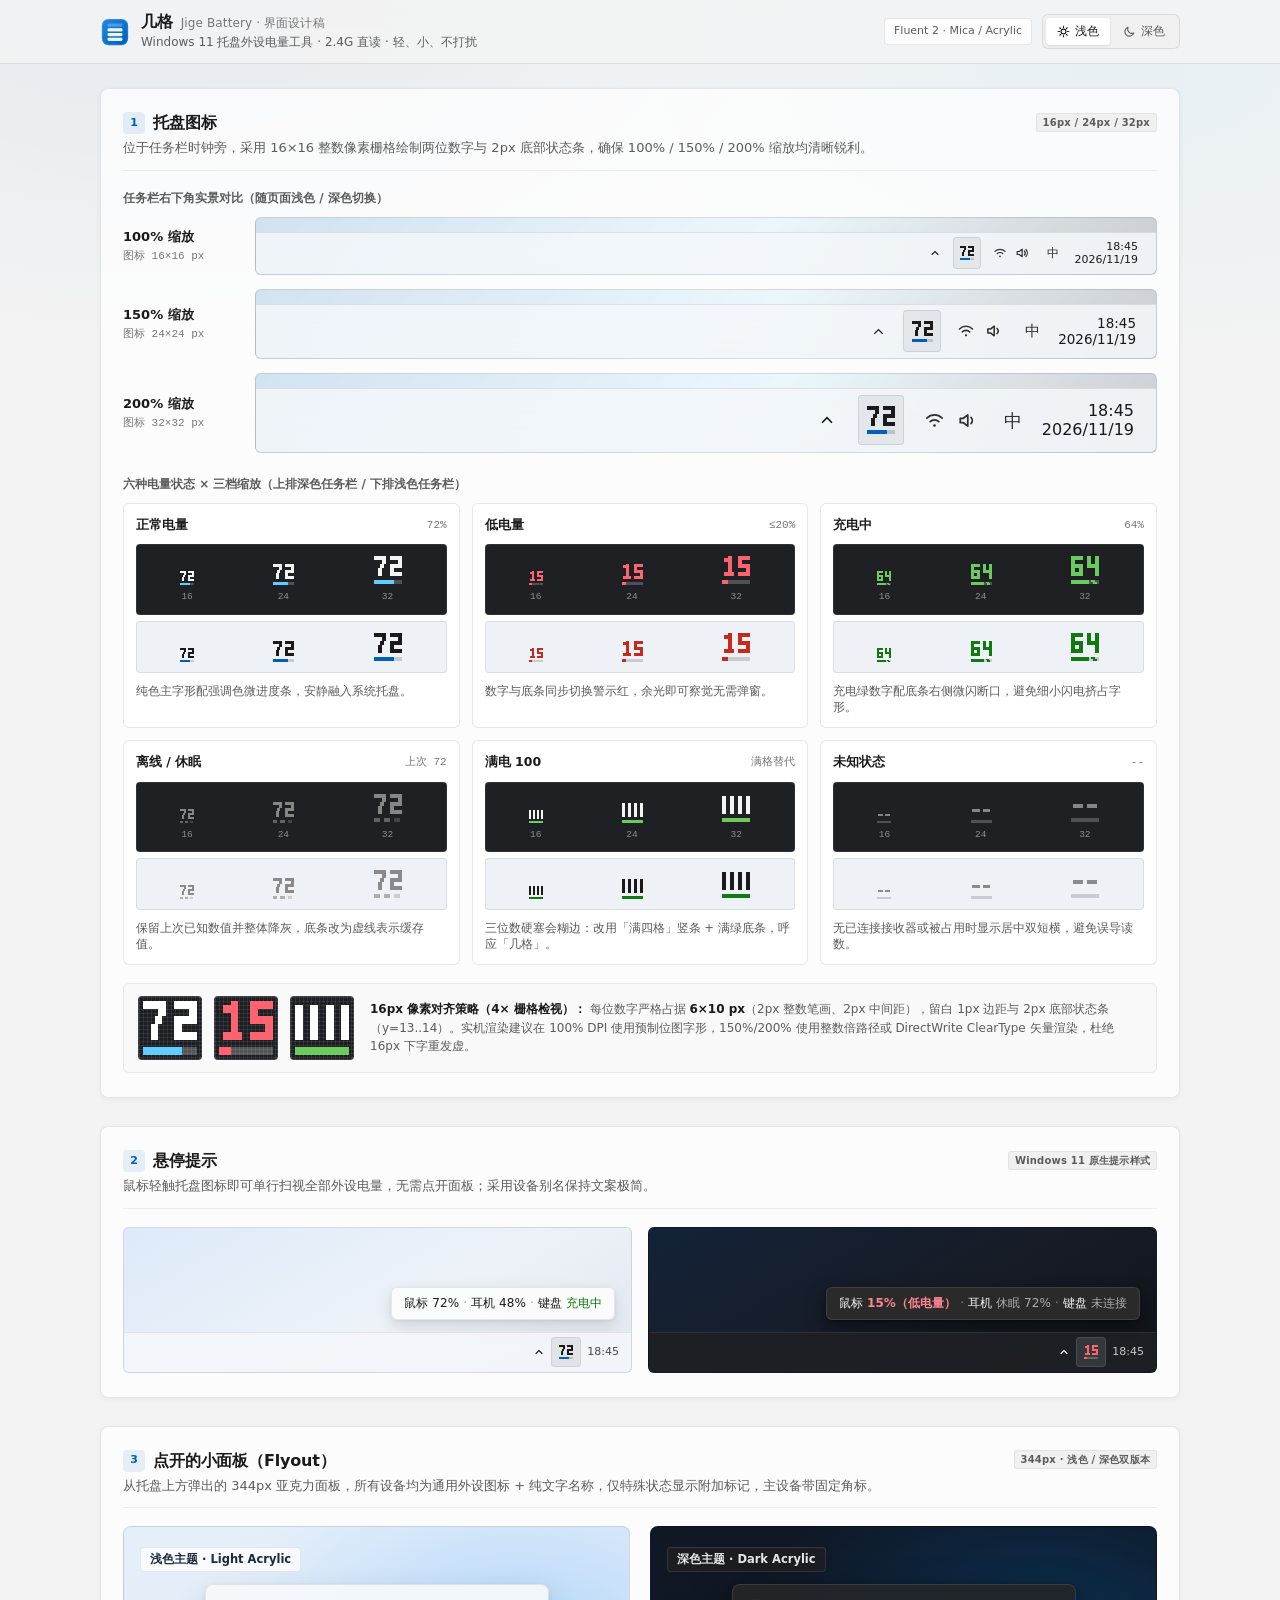
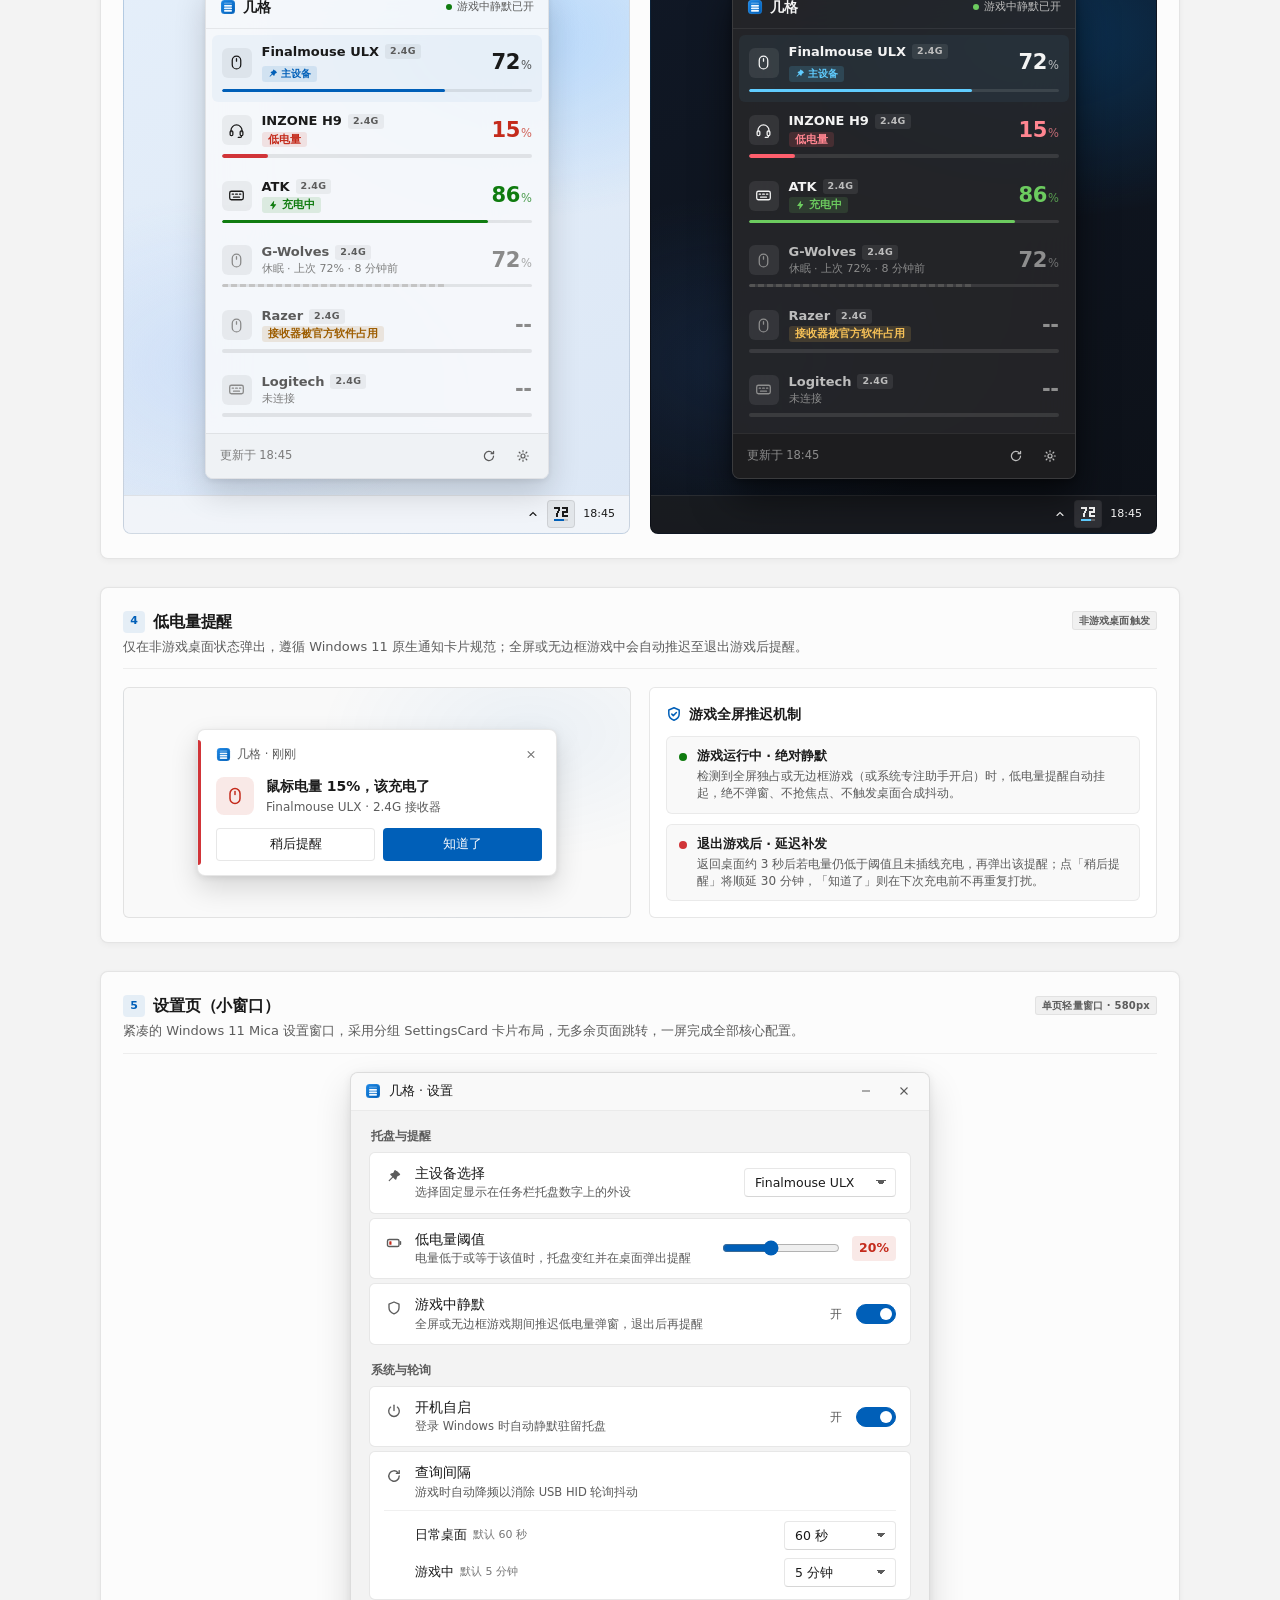
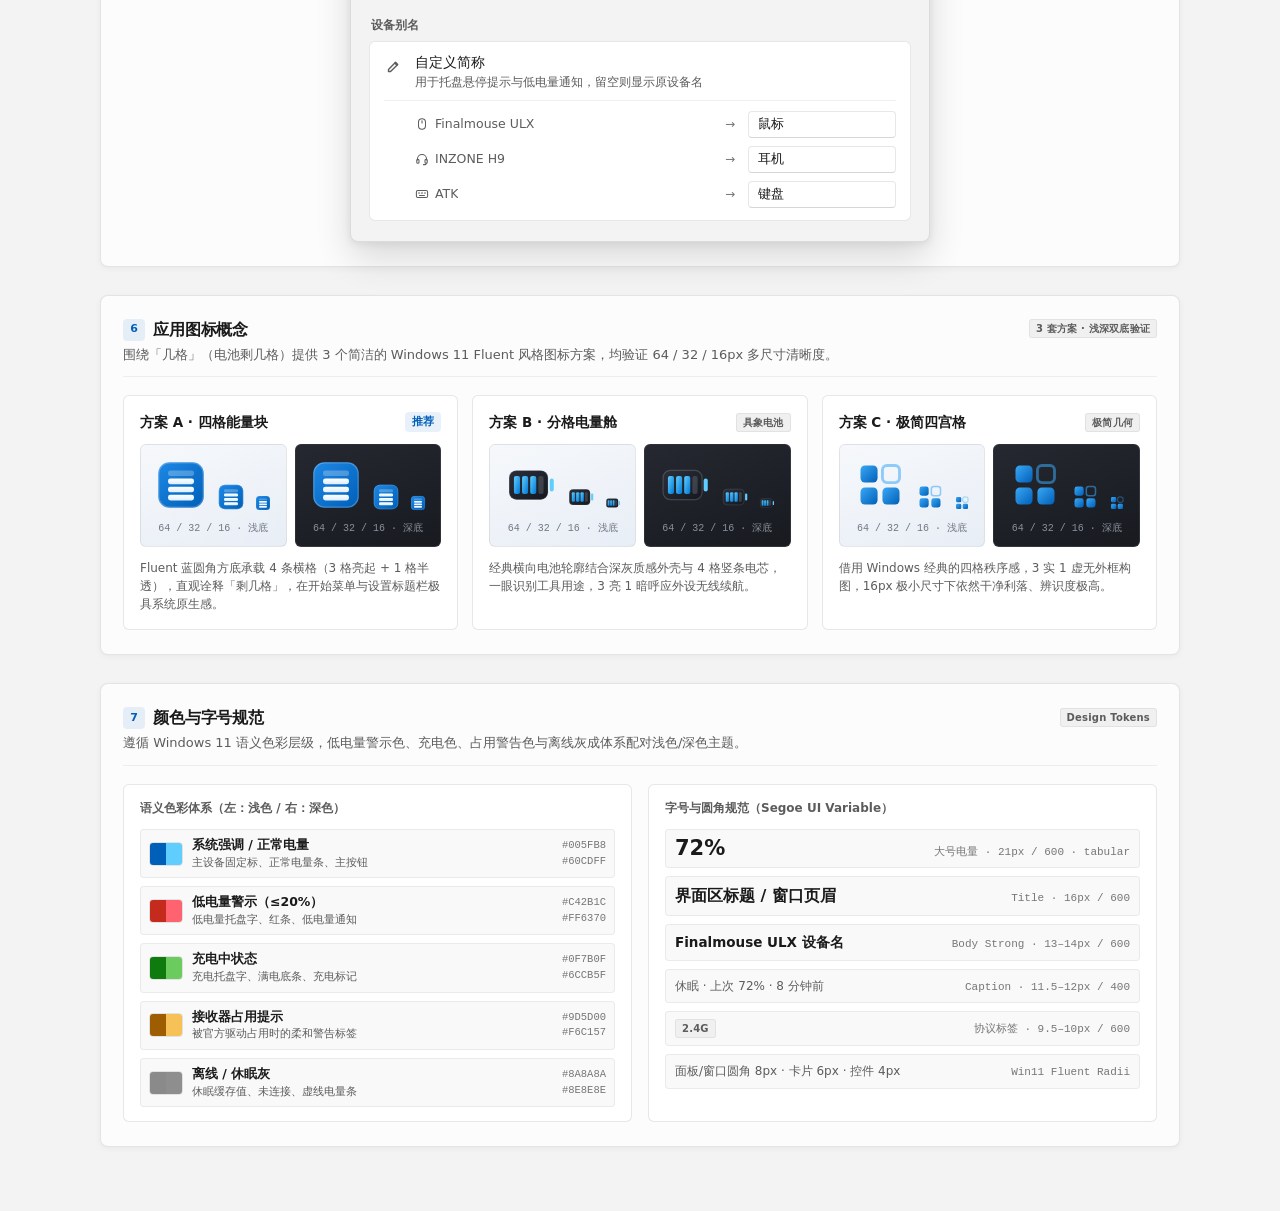
<file: design/ui-mockup.html>
<!DOCTYPE html>
<html lang="zh-CN" data-theme="light">
<head>
  <meta charset="UTF-8" />
  <meta name="viewport" content="width=device-width, initial-scale=1.0" />
  <title>几格 界面设计</title>
  <style>
    /* =====================================================================
       Windows 11 Fluent Design Tokens — 几格 (Jige Battery)
       ===================================================================== */
    :root {
      --font-sans: "Segoe UI Variable", "Segoe UI", "Microsoft YaHei UI", system-ui, -apple-system, sans-serif;
      --font-mono: "Cascadia Code", "Consolas", ui-monospace, monospace;

      /* Radii — Windows 11 Fluent */
      --radius-window: 8px;
      --radius-card: 6px;
      --radius-control: 4px;
      --radius-pill: 999px;

      /* Light Theme Surface & Chrome */
      --bg-page: #f3f3f3;
      --bg-mica-glow-1: rgba(0, 95, 184, 0.06);
      --bg-mica-glow-2: rgba(96, 205, 255, 0.08);
      --bg-header: rgba(243, 243, 243, 0.84);
      --bg-section-card: rgba(255, 255, 255, 0.72);
      --bg-surface: #ffffff;
      --bg-surface-secondary: #f9f9f9;
      --bg-surface-tertiary: #f0f0f0;
      --bg-control: rgba(255, 255, 255, 0.82);
      --bg-control-hover: rgba(0, 0, 0, 0.036);
      --bg-control-active: rgba(0, 0, 0, 0.06);

      /* Light Theme Borders & Elevation */
      --border-subtle: rgba(0, 0, 0, 0.06);
      --border-default: rgba(0, 0, 0, 0.095);
      --border-strong: rgba(0, 0, 0, 0.16);
      --shadow-card: 0 2px 6px rgba(0, 0, 0, 0.04), 0 0 1px rgba(0, 0, 0, 0.06);
      --shadow-flyout: 0 12px 28px rgba(0, 0, 0, 0.14), 0 2px 6px rgba(0, 0, 0, 0.08);
      --shadow-window: 0 16px 36px rgba(0, 0, 0, 0.14), 0 2px 8px rgba(0, 0, 0, 0.07);

      /* Light Theme Text */
      --text-primary: #1a1a1a;
      --text-secondary: #5c5c5c;
      --text-tertiary: #767676;

      /* Semantic System Colors — Light */
      --accent: #005fb8;
      --accent-hover: #0052a3;
      --accent-soft: rgba(0, 95, 184, 0.09);
      --accent-fg: #ffffff;

      --low: #c42b1c;
      --low-bar: #d13438;
      --low-soft: rgba(196, 43, 28, 0.10);

      --charging: #0f7b0f;
      --charging-bar: #107c10;
      --charging-soft: rgba(15, 123, 15, 0.10);

      --caution: #9d5d00;
      --caution-bar: #c17a00;
      --caution-soft: rgba(157, 93, 0, 0.11);

      --offline: #8a8a8a;
      --offline-bar: #c6c6c6;
      --offline-soft: rgba(0, 0, 0, 0.055);

      --track-bg: rgba(0, 0, 0, 0.08);

      /* Embedded Win11 Taskbar Showcase (follows theme by default) */
      --taskbar-bg: rgba(243, 246, 250, 0.88);
      --taskbar-border: rgba(0, 0, 0, 0.09);
      --taskbar-fg: #1a1a1a;
      --taskbar-fg-muted: #5c5c5c;
      --taskbar-hover: rgba(0, 0, 0, 0.055);
      --taskbar-tray-low: #c42b1c;
      --taskbar-tray-charging: #0f7b0f;
      --taskbar-tray-offline: #8c8c8c;
      --taskbar-tray-track: rgba(0, 0, 0, 0.16);
    }

    [data-theme="dark"] {
      --bg-page: #202020;
      --bg-mica-glow-1: rgba(96, 205, 255, 0.06);
      --bg-mica-glow-2: rgba(0, 120, 212, 0.08);
      --bg-header: rgba(32, 32, 32, 0.84);
      --bg-section-card: rgba(43, 43, 43, 0.72);
      --bg-surface: #2b2b2b;
      --bg-surface-secondary: #262626;
      --bg-surface-tertiary: #323232;
      --bg-control: rgba(255, 255, 255, 0.055);
      --bg-control-hover: rgba(255, 255, 255, 0.075);
      --bg-control-active: rgba(255, 255, 255, 0.11);

      --border-subtle: rgba(255, 255, 255, 0.065);
      --border-default: rgba(255, 255, 255, 0.095);
      --border-strong: rgba(255, 255, 255, 0.18);
      --shadow-card: 0 2px 8px rgba(0, 0, 0, 0.28), 0 0 1px rgba(0, 0, 0, 0.4);
      --shadow-flyout: 0 14px 34px rgba(0, 0, 0, 0.52), 0 2px 8px rgba(0, 0, 0, 0.32);
      --shadow-window: 0 20px 44px rgba(0, 0, 0, 0.56), 0 2px 10px rgba(0, 0, 0, 0.34);

      --text-primary: #f3f3f3;
      --text-secondary: #c8c8c8;
      --text-tertiary: #969696;

      /* Semantic System Colors — Dark */
      --accent: #60cdff;
      --accent-hover: #7ad5ff;
      --accent-soft: rgba(96, 205, 255, 0.14);
      --accent-fg: #0a0a0a;

      --low: #ff8590;
      --low-bar: #ff5f6d;
      --low-soft: rgba(255, 95, 109, 0.16);

      --charging: #6ccb5f;
      --charging-bar: #6ccb5f;
      --charging-soft: rgba(108, 203, 95, 0.15);

      --caution: #f6c157;
      --caution-bar: #f0b43c;
      --caution-soft: rgba(246, 193, 87, 0.14);

      --offline: #8e8e8e;
      --offline-bar: #555555;
      --offline-soft: rgba(255, 255, 255, 0.07);

      --track-bg: rgba(255, 255, 255, 0.10);

      --taskbar-bg: rgba(30, 32, 36, 0.90);
      --taskbar-border: rgba(255, 255, 255, 0.09);
      --taskbar-fg: #f3f3f3;
      --taskbar-fg-muted: #b5b5b5;
      --taskbar-hover: rgba(255, 255, 255, 0.08);
      --taskbar-tray-low: #ff6370;
      --taskbar-tray-charging: #6ccb5f;
      --taskbar-tray-offline: #868686;
      --taskbar-tray-track: rgba(255, 255, 255, 0.22);
    }

    /* =====================================================================
       Reset & Base Layout
       ===================================================================== */
    *, *::before, *::after {
      box-sizing: border-box;
    }

    html {
      font-size: 16px;
      -webkit-font-smoothing: antialiased;
      -moz-osx-font-smoothing: grayscale;
      overflow-x: clip;
    }

    body {
      margin: 0;
      padding: 0;
      font-family: var(--font-sans);
      background-color: var(--bg-page);
      background-image:
        radial-gradient(920px 480px at 12% 0%, var(--bg-mica-glow-1), transparent 70%),
        radial-gradient(840px 420px at 88% 8%, var(--bg-mica-glow-2), transparent 68%);
      background-attachment: fixed;
      color: var(--text-primary);
      line-height: 1.5;
      overflow-x: clip;
      transition: background-color 0.2s ease, color 0.2s ease;
    }

    .tabular {
      font-variant-numeric: tabular-nums;
    }

    /* =====================================================================
       Sticky Top Specification Header
       ===================================================================== */
    .spec-header {
      position: sticky;
      top: 0;
      z-index: 40;
      background: var(--bg-header);
      backdrop-filter: blur(20px) saturate(140%);
      -webkit-backdrop-filter: blur(20px) saturate(140%);
      border-bottom: 1px solid var(--border-default);
    }

    .spec-header-inner {
      max-width: 1120px;
      margin: 0 auto;
      padding: 12px 20px;
      display: flex;
      align-items: center;
      justify-content: space-between;
      gap: 12px;
      flex-wrap: wrap;
    }

    .brand-lockup {
      display: flex;
      align-items: center;
      gap: 11px;
      min-width: 0;
    }

    .brand-titles {
      display: flex;
      flex-direction: column;
      min-width: 0;
    }

    .brand-name {
      display: flex;
      align-items: baseline;
      gap: 8px;
      font-size: 16px;
      font-weight: 600;
      letter-spacing: -0.01em;
      line-height: 1.2;
    }

    .brand-en {
      font-size: 12px;
      font-weight: 500;
      color: var(--text-tertiary);
      letter-spacing: 0.01em;
    }

    .brand-tagline {
      font-size: 12px;
      color: var(--text-secondary);
      margin-top: 2px;
    }

    .header-actions {
      display: flex;
      align-items: center;
      gap: 10px;
      flex-wrap: wrap;
    }

    .win-badge {
      font-size: 11px;
      font-weight: 500;
      color: var(--text-secondary);
      background: var(--bg-control);
      border: 1px solid var(--border-default);
      padding: 4px 9px;
      border-radius: var(--radius-control);
    }

    .theme-segmented {
      display: inline-flex;
      padding: 3px;
      background: var(--bg-surface-tertiary);
      border: 1px solid var(--border-default);
      border-radius: var(--radius-card);
      gap: 2px;
    }

    .theme-btn {
      appearance: none;
      border: 0;
      background: transparent;
      color: var(--text-secondary);
      font-family: inherit;
      font-size: 12px;
      font-weight: 500;
      padding: 5px 11px;
      border-radius: var(--radius-control);
      cursor: pointer;
      display: inline-flex;
      align-items: center;
      gap: 5px;
      transition: background 0.15s ease, color 0.15s ease, box-shadow 0.15s ease;
    }

    .theme-btn:hover {
      color: var(--text-primary);
    }

    .theme-btn.active {
      background: var(--bg-surface);
      color: var(--text-primary);
      box-shadow: 0 1px 3px rgba(0, 0, 0, 0.10);
    }

    /* =====================================================================
       Main Container & Section Scaffolding
       ===================================================================== */
    .page-wrap {
      max-width: 1120px;
      margin: 0 auto;
      padding: 24px 20px 64px;
      display: flex;
      flex-direction: column;
      gap: 28px;
    }

    .section-block {
      background: var(--bg-section-card);
      border: 1px solid var(--border-default);
      border-radius: var(--radius-window);
      padding: 22px 22px 24px;
      box-shadow: var(--shadow-card);
    }

    .section-head {
      display: flex;
      align-items: baseline;
      justify-content: space-between;
      gap: 12px;
      flex-wrap: wrap;
      margin-bottom: 18px;
      padding-bottom: 12px;
      border-bottom: 1px solid var(--border-subtle);
    }

    .section-title-group {
      display: flex;
      flex-direction: column;
      gap: 3px;
    }

    .section-title {
      margin: 0;
      font-size: 16px;
      font-weight: 600;
      display: flex;
      align-items: center;
      gap: 8px;
      letter-spacing: -0.01em;
    }

    .section-num {
      display: inline-flex;
      align-items: center;
      justify-content: center;
      width: 22px;
      height: 22px;
      border-radius: var(--radius-control);
      background: var(--accent-soft);
      color: var(--accent);
      font-size: 11px;
      font-weight: 700;
      font-variant-numeric: tabular-nums;
      flex-shrink: 0;
    }

    .section-desc {
      margin: 0;
      font-size: 13px;
      color: var(--text-secondary);
    }

    .sub-label {
      font-size: 12px;
      font-weight: 600;
      color: var(--text-secondary);
      margin: 0 0 10px;
      display: flex;
      align-items: center;
      gap: 6px;
    }

    .micro-tag {
      display: inline-flex;
      align-items: center;
      padding: 1px 6px;
      border-radius: 3px;
      font-size: 10px;
      font-weight: 600;
      letter-spacing: 0.02em;
      background: var(--bg-surface-tertiary);
      color: var(--text-secondary);
      border: 1px solid var(--border-subtle);
    }

    /* =====================================================================
       SECTION 1: Tray Icons & Windows 11 Taskbar Simulation
       ===================================================================== */
    .dpi-stack {
      display: flex;
      flex-direction: column;
      gap: 14px;
      margin-bottom: 22px;
    }

    .dpi-row {
      display: grid;
      grid-template-columns: 118px minmax(0, 1fr);
      align-items: center;
      gap: 14px;
    }

    .dpi-meta {
      display: flex;
      flex-direction: column;
      gap: 2px;
    }

    .dpi-scale {
      font-size: 13px;
      font-weight: 600;
      color: var(--text-primary);
    }

    .dpi-px {
      font-size: 11px;
      color: var(--text-tertiary);
      font-family: var(--font-mono);
    }

    .taskbar-stage {
      border-radius: var(--radius-card);
      border: 1px solid var(--border-default);
      overflow: hidden;
      background:
        linear-gradient(135deg, rgba(0, 95, 184, 0.16), rgba(96, 205, 255, 0.10) 55%, rgba(28, 36, 52, 0.22));
      padding-top: 14px;
      display: flex;
      flex-direction: column;
      justify-content: flex-end;
    }

    .win-taskbar {
      background: var(--taskbar-bg);
      backdrop-filter: blur(20px) saturate(140%);
      -webkit-backdrop-filter: blur(20px) saturate(140%);
      border-top: 1px solid var(--taskbar-border);
      color: var(--taskbar-fg);
      display: flex;
      align-items: center;
      justify-content: flex-end;
      padding: 0 12px;
      gap: 4px;
      user-select: none;
    }

    .win-taskbar.scale-100 { height: 42px; }
    .win-taskbar.scale-150 { height: 54px; padding: 0 14px; gap: 6px; }
    .win-taskbar.scale-200 { height: 64px; padding: 0 16px; gap: 8px; }

    .tray-slot {
      display: inline-flex;
      align-items: center;
      justify-content: center;
      border-radius: 4px;
      transition: background 0.12s ease;
      flex-shrink: 0;
    }

    .tray-slot:hover {
      background: var(--taskbar-hover);
    }

    .scale-100 .tray-slot { width: 28px; height: 32px; }
    .scale-150 .tray-slot { width: 38px; height: 42px; }
    .scale-200 .tray-slot { width: 46px; height: 50px; }

    .tray-slot.jige-active {
      background: var(--taskbar-hover);
      box-shadow: inset 0 0 0 1px var(--border-default);
    }

    .tray-quick-cluster {
      display: inline-flex;
      align-items: center;
      gap: 8px;
      padding: 0 8px;
      border-radius: 4px;
      color: var(--taskbar-fg);
      opacity: 0.9;
    }

    .scale-100 .tray-quick-cluster { height: 32px; }
    .scale-150 .tray-quick-cluster { height: 42px; gap: 10px; padding: 0 10px; }
    .scale-200 .tray-quick-cluster { height: 50px; gap: 12px; padding: 0 12px; }

    .tray-ime {
      font-weight: 500;
      padding: 0 6px;
      color: var(--taskbar-fg);
      opacity: 0.9;
    }
    .scale-100 .tray-ime { font-size: 12px; }
    .scale-150 .tray-ime { font-size: 15px; }
    .scale-200 .tray-ime { font-size: 18px; }

    .tray-clock {
      display: flex;
      flex-direction: column;
      align-items: flex-end;
      justify-content: center;
      line-height: 1.22;
      padding: 0 6px;
      color: var(--taskbar-fg);
      font-variant-numeric: tabular-nums;
      white-space: nowrap;
    }

    .scale-100 .tray-clock { font-size: 11px; }
    .scale-150 .tray-clock { font-size: 13.5px; }
    .scale-200 .tray-clock { font-size: 16px; }

    .tray-icon-svg {
      display: block;
      image-rendering: pixelated;
    }

    /* 6 States × 3 Scales Matrix (3x2 balanced on desktop) */
    .states-grid {
      display: grid;
      grid-template-columns: repeat(3, minmax(0, 1fr));
      gap: 12px;
      margin-bottom: 18px;
    }

    @media (max-width: 820px) {
      .states-grid {
        grid-template-columns: repeat(2, minmax(0, 1fr));
      }
    }

    @media (max-width: 520px) {
      .states-grid {
        grid-template-columns: 1fr;
      }
    }

    .state-tile {
      background: var(--bg-surface);
      border: 1px solid var(--border-default);
      border-radius: var(--radius-card);
      padding: 12px;
      display: flex;
      flex-direction: column;
      gap: 10px;
    }

    .state-tile-top {
      display: flex;
      align-items: center;
      justify-content: space-between;
      gap: 6px;
    }

    .state-name {
      font-size: 12.5px;
      font-weight: 600;
      color: var(--text-primary);
    }

    .state-val {
      font-size: 11px;
      font-family: var(--font-mono);
      color: var(--text-tertiary);
    }

    .state-preview-bars {
      display: flex;
      flex-direction: column;
      gap: 6px;
    }

    .tray-strip-mini {
      display: flex;
      align-items: flex-end;
      justify-content: space-around;
      padding: 9px 8px;
      border-radius: var(--radius-control);
      gap: 8px;
    }

    .tray-strip-mini.dark-bar {
      background: #1e2024;
      border: 1px solid rgba(255, 255, 255, 0.08);
      --ic-fg: #f3f3f3;
      --ic-low: #ff6370;
      --ic-chg: #6ccb5f;
      --ic-off: #868686;
      --ic-trk: rgba(255, 255, 255, 0.22);
      --ic-acc: #60cdff;
    }

    .tray-strip-mini.light-bar {
      background: #eef2f7;
      border: 1px solid rgba(0, 0, 0, 0.09);
      --ic-fg: #1a1a1a;
      --ic-low: #c42b1c;
      --ic-chg: #0f7b0f;
      --ic-off: #8a8a8a;
      --ic-trk: rgba(0, 0, 0, 0.16);
      --ic-acc: #005fb8;
    }

    .size-col {
      display: flex;
      flex-direction: column;
      align-items: center;
      gap: 4px;
    }

    .size-cap {
      font-size: 9.5px;
      font-family: var(--font-mono);
      opacity: 0.6;
    }

    .dark-bar .size-cap { color: #d8d8d8; }
    .light-bar .size-cap { color: #3a3a3a; }

    .state-note {
      font-size: 11.5px;
      color: var(--text-secondary);
      line-height: 1.4;
      margin: 0;
    }

    /* Pixel Grid Anatomy Box */
    .pixel-anatomy {
      display: flex;
      align-items: center;
      justify-content: space-between;
      gap: 16px;
      flex-wrap: wrap;
      padding: 12px 14px;
      background: var(--bg-surface-secondary);
      border: 1px solid var(--border-subtle);
      border-radius: var(--radius-card);
    }

    .pixel-samples {
      display: flex;
      align-items: center;
      gap: 12px;
      flex-wrap: wrap;
    }

    .pixel-zoom-box {
      position: relative;
      width: 64px;
      height: 64px;
      border-radius: 4px;
      background-color: #1c1e22;
      background-image:
        linear-gradient(to right, rgba(255, 255, 255, 0.08) 1px, transparent 1px),
        linear-gradient(to bottom, rgba(255, 255, 255, 0.08) 1px, transparent 1px);
      background-size: 4px 4px;
      border: 1px solid rgba(255, 255, 255, 0.14);
      display: flex;
      align-items: center;
      justify-content: center;
      --ic-fg: #ffffff;
      --ic-acc: #60cdff;
      --ic-chg: #6ccb5f;
      --ic-low: #ff6370;
      --ic-trk: rgba(255, 255, 255, 0.24);
    }

    .pixel-text {
      flex: 1 1 260px;
      font-size: 12px;
      color: var(--text-secondary);
      line-height: 1.55;
    }

    .pixel-text strong {
      color: var(--text-primary);
      font-weight: 600;
    }

    /* =====================================================================
       SECTION 2: Hover Tooltip
       ===================================================================== */
    .tooltip-grid {
      display: grid;
      grid-template-columns: repeat(auto-fit, minmax(min(100%, 310px), 1fr));
      gap: 16px;
    }

    .tooltip-stage {
      border-radius: var(--radius-card);
      border: 1px solid var(--border-default);
      overflow: hidden;
      display: flex;
      flex-direction: column;
      justify-content: flex-end;
      min-height: 146px;
      position: relative;
    }

    .tooltip-stage.light-env {
      background: linear-gradient(150deg, #ddeaf9 0%, #edf2f8 55%, #e2e8f0 100%);
    }

    .tooltip-stage.dark-env {
      background: linear-gradient(150deg, #132238 0%, #171c26 55%, #111318 100%);
    }

    .tooltip-canvas {
      padding: 22px 16px 12px;
      display: flex;
      flex-direction: column;
      align-items: flex-end;
      gap: 8px;
    }

    .win-tooltip {
      padding: 7px 12px;
      border-radius: 6px;
      font-size: 12px;
      font-weight: 400;
      line-height: 1.4;
      letter-spacing: 0.005em;
      font-variant-numeric: tabular-nums;
      max-width: 100%;
    }

    .light-env .win-tooltip {
      background: rgba(252, 252, 252, 0.94);
      color: #1a1a1a;
      border: 1px solid rgba(0, 0, 0, 0.09);
      box-shadow: 0 6px 16px rgba(0, 0, 0, 0.12), 0 1px 3px rgba(0, 0, 0, 0.06);
    }

    .dark-env .win-tooltip {
      background: rgba(44, 44, 44, 0.94);
      color: #f3f3f3;
      border: 1px solid rgba(255, 255, 255, 0.10);
      box-shadow: 0 8px 20px rgba(0, 0, 0, 0.48), 0 1px 3px rgba(0, 0, 0, 0.3);
    }

    .tt-dot {
      opacity: 0.45;
      margin: 0 4px;
    }

    .tt-low {
      color: #c42b1c;
      font-weight: 600;
    }
    .dark-env .tt-low { color: #ff8590; }

    .tt-chg {
      color: #0f7b0f;
      font-weight: 500;
    }
    .dark-env .tt-chg { color: #6ccb5f; }

    .tt-muted {
      opacity: 0.65;
    }

    .mini-bar-bottom {
      height: 40px;
      display: flex;
      align-items: center;
      justify-content: flex-end;
      padding: 0 12px;
      gap: 6px;
    }

    .light-env .mini-bar-bottom {
      background: rgba(243, 246, 250, 0.92);
      border-top: 1px solid rgba(0, 0, 0, 0.08);
      color: #1a1a1a;
      --ic-fg: #1a1a1a;
      --ic-acc: #005fb8;
      --ic-low: #c42b1c;
      --ic-trk: rgba(0, 0, 0, 0.16);
    }

    .dark-env .mini-bar-bottom {
      background: rgba(30, 32, 36, 0.92);
      border-top: 1px solid rgba(255, 255, 255, 0.08);
      color: #f3f3f3;
      --ic-fg: #f3f3f3;
      --ic-acc: #60cdff;
      --ic-low: #ff6370;
      --ic-trk: rgba(255, 255, 255, 0.22);
    }

    .hover-pill {
      width: 30px;
      height: 30px;
      border-radius: 4px;
      display: inline-flex;
      align-items: center;
      justify-content: center;
      position: relative;
    }
    .light-env .hover-pill {
      background: rgba(0, 0, 0, 0.07);
      box-shadow: inset 0 0 0 1px rgba(0, 0, 0, 0.08);
    }
    .dark-env .hover-pill {
      background: rgba(255, 255, 255, 0.11);
      box-shadow: inset 0 0 0 1px rgba(255, 255, 255, 0.10);
    }

    /* =====================================================================
       SECTION 3: Flyout Panel (Light & Dark Side-by-Side)
       ===================================================================== */
    .flyout-pair {
      display: grid;
      grid-template-columns: repeat(auto-fit, minmax(min(100%, 340px), 1fr));
      gap: 20px;
    }

    .flyout-stage {
      border-radius: var(--radius-window);
      border: 1px solid var(--border-default);
      padding: 20px 16px 0;
      display: flex;
      flex-direction: column;
      align-items: center;
      gap: 12px;
      overflow: hidden;
    }

    .flyout-stage.stage-light {
      background:
        radial-gradient(420px 260px at 78% 18%, rgba(96, 175, 255, 0.34), transparent 70%),
        radial-gradient(360px 240px at 20% 72%, rgba(167, 199, 248, 0.30), transparent 70%),
        linear-gradient(160deg, #e5effa 0%, #dce7f5 100%);
    }

    .flyout-stage.stage-dark {
      background:
        radial-gradient(420px 260px at 78% 18%, rgba(0, 120, 212, 0.28), transparent 70%),
        radial-gradient(360px 240px at 18% 72%, rgba(36, 74, 128, 0.26), transparent 70%),
        linear-gradient(160deg, #101826 0%, #0d1118 100%);
    }

    .stage-caption {
      align-self: flex-start;
      font-size: 11.5px;
      font-weight: 600;
      padding: 3px 9px;
      border-radius: var(--radius-control);
    }

    .stage-light .stage-caption {
      background: rgba(255, 255, 255, 0.72);
      color: #1f2937;
      border: 1px solid rgba(0, 0, 0, 0.08);
    }

    .stage-dark .stage-caption {
      background: rgba(32, 32, 32, 0.72);
      color: #e5e7eb;
      border: 1px solid rgba(255, 255, 255, 0.10);
    }

    /* Flyout Container (Win11 Acrylic 344px) */
    .flyout-panel {
      width: 100%;
      max-width: 344px;
      border-radius: var(--radius-window);
      overflow: hidden;
      backdrop-filter: blur(28px) saturate(145%);
      -webkit-backdrop-filter: blur(28px) saturate(145%);
    }

    .flyout-light {
      --fl-bg: rgba(248, 249, 251, 0.90);
      --fl-footer-bg: rgba(238, 241, 245, 0.84);
      --fl-row-hover: rgba(0, 0, 0, 0.038);
      --fl-row-pin-bg: rgba(0, 95, 184, 0.045);
      --fl-border: rgba(0, 0, 0, 0.085);
      --fl-divider: rgba(0, 0, 0, 0.065);
      --fl-text: #1a1a1a;
      --fl-text-2: #5b5b5b;
      --fl-text-3: #7c7c7c;
      --fl-tag-bg: rgba(0, 0, 0, 0.055);
      --fl-track: rgba(0, 0, 0, 0.085);
      --fl-accent: #005fb8;
      --fl-accent-soft: rgba(0, 95, 184, 0.10);
      --fl-low: #c42b1c;
      --fl-low-bar: #d13438;
      --fl-low-soft: rgba(196, 43, 28, 0.11);
      --fl-chg: #0f7b0f;
      --fl-chg-bar: #107c10;
      --fl-chg-soft: rgba(15, 123, 15, 0.11);
      --fl-caution: #9d5d00;
      --fl-caution-soft: rgba(157, 93, 0, 0.12);
      --fl-off: #8a8a8a;
      --fl-off-bar: #c4c4c4;
      background: var(--fl-bg);
      color: var(--fl-text);
      border: 1px solid var(--fl-border);
      box-shadow: 0 14px 32px rgba(0, 0, 0, 0.16), 0 2px 6px rgba(0, 0, 0, 0.08);
    }

    .flyout-dark {
      --fl-bg: rgba(38, 38, 40, 0.90);
      --fl-footer-bg: rgba(29, 29, 31, 0.88);
      --fl-row-hover: rgba(255, 255, 255, 0.055);
      --fl-row-pin-bg: rgba(96, 205, 255, 0.06);
      --fl-border: rgba(255, 255, 255, 0.10);
      --fl-divider: rgba(255, 255, 255, 0.075);
      --fl-text: #f3f3f3;
      --fl-text-2: #bdbdbd;
      --fl-text-3: #8c8c8c;
      --fl-tag-bg: rgba(255, 255, 255, 0.08);
      --fl-track: rgba(255, 255, 255, 0.10);
      --fl-accent: #60cdff;
      --fl-accent-soft: rgba(96, 205, 255, 0.15);
      --fl-low: #ff8590;
      --fl-low-bar: #ff5f6d;
      --fl-low-soft: rgba(255, 95, 109, 0.16);
      --fl-chg: #6ccb5f;
      --fl-chg-bar: #6ccb5f;
      --fl-chg-soft: rgba(108, 203, 95, 0.15);
      --fl-caution: #f6c157;
      --fl-caution-soft: rgba(246, 193, 87, 0.15);
      --fl-off: #8e8e8e;
      --fl-off-bar: #545454;
      background: var(--fl-bg);
      color: var(--fl-text);
      border: 1px solid var(--fl-border);
      box-shadow: 0 18px 38px rgba(0, 0, 0, 0.54), 0 2px 8px rgba(0, 0, 0, 0.34);
    }

    .fl-header {
      padding: 12px 14px 10px;
      display: flex;
      align-items: center;
      justify-content: space-between;
      border-bottom: 1px solid var(--fl-divider);
    }

    .fl-title-wrap {
      display: flex;
      align-items: center;
      gap: 7px;
      font-size: 13.5px;
      font-weight: 600;
    }

    .fl-game-pill {
      display: inline-flex;
      align-items: center;
      gap: 5px;
      font-size: 11px;
      color: var(--fl-text-2);
    }

    .fl-game-dot {
      width: 6px;
      height: 6px;
      border-radius: 50%;
      background: var(--fl-chg);
    }

    .fl-list {
      padding: 6px;
      display: flex;
      flex-direction: column;
      gap: 2px;
    }

    .fl-row {
      padding: 9px 10px 10px;
      border-radius: var(--radius-card);
      display: flex;
      flex-direction: column;
      gap: 7px;
      transition: background 0.12s ease;
    }

    .fl-row:hover {
      background: var(--fl-row-hover);
    }

    .fl-row.is-primary {
      background: var(--fl-row-pin-bg);
    }

    .fl-row-main {
      display: flex;
      align-items: center;
      justify-content: space-between;
      gap: 10px;
    }

    .fl-left {
      display: flex;
      align-items: center;
      gap: 10px;
      min-width: 0;
      flex: 1;
    }

    .fl-dev-icon {
      width: 30px;
      height: 30px;
      border-radius: 6px;
      background: var(--fl-tag-bg);
      color: var(--fl-text);
      display: inline-flex;
      align-items: center;
      justify-content: center;
      flex-shrink: 0;
    }

    .fl-row.is-muted .fl-dev-icon {
      color: var(--fl-off);
    }

    .fl-info {
      display: flex;
      flex-direction: column;
      min-width: 0;
      gap: 2px;
    }

    .fl-name-line {
      display: flex;
      align-items: center;
      gap: 6px;
      flex-wrap: wrap;
    }

    .fl-name {
      font-size: 13px;
      font-weight: 600;
      color: var(--fl-text);
      line-height: 1.25;
    }

    .fl-row.is-muted .fl-name {
      color: var(--fl-text-2);
    }

    .fl-24g {
      font-size: 9.5px;
      font-weight: 600;
      letter-spacing: 0.03em;
      padding: 1px 5px;
      border-radius: 3px;
      background: var(--fl-tag-bg);
      color: var(--fl-text-2);
      line-height: 1.35;
    }

    .fl-pin {
      display: inline-flex;
      align-items: center;
      gap: 3px;
      font-size: 10px;
      font-weight: 600;
      color: var(--fl-accent);
      background: var(--fl-accent-soft);
      padding: 1px 6px;
      border-radius: 3px;
      line-height: 1.4;
    }

    .fl-sub {
      font-size: 11px;
      line-height: 1.3;
      display: flex;
      align-items: center;
      gap: 5px;
      flex-wrap: wrap;
    }

    .fl-badge {
      display: inline-flex;
      align-items: center;
      gap: 4px;
      font-size: 10.5px;
      font-weight: 600;
      padding: 1px 6px;
      border-radius: 3px;
    }

    .fl-badge.low {
      color: var(--fl-low);
      background: var(--fl-low-soft);
    }

    .fl-badge.chg {
      color: var(--fl-chg);
      background: var(--fl-chg-soft);
    }

    .fl-badge.caution {
      color: var(--fl-caution);
      background: var(--fl-caution-soft);
    }

    .fl-status-text {
      color: var(--fl-text-3);
      font-size: 11px;
    }

    .fl-pct {
      font-size: 21px;
      font-weight: 600;
      line-height: 1;
      letter-spacing: -0.02em;
      font-variant-numeric: tabular-nums;
      display: inline-flex;
      align-items: baseline;
      gap: 1px;
      flex-shrink: 0;
    }

    .fl-pct-unit {
      font-size: 11.5px;
      font-weight: 500;
      opacity: 0.72;
    }

    .fl-pct.low { color: var(--fl-low); }
    .fl-pct.chg { color: var(--fl-chg); }
    .fl-pct.off { color: var(--fl-off); }

    .fl-bar-track {
      height: 3.5px;
      border-radius: 99px;
      background: var(--fl-track);
      overflow: hidden;
    }

    .fl-bar-fill {
      height: 100%;
      border-radius: 99px;
    }

    .fl-bar-fill.normal { background: var(--fl-accent); }
    .fl-bar-fill.low { background: var(--fl-low-bar); }
    .fl-bar-fill.chg { background: var(--fl-chg-bar); }
    .fl-bar-fill.off {
      background: repeating-linear-gradient(
        90deg,
        var(--fl-off-bar) 0 6px,
        transparent 6px 9px
      );
    }

    .fl-footer {
      background: var(--fl-footer-bg);
      border-top: 1px solid var(--fl-divider);
      padding: 8px 10px 8px 14px;
      display: flex;
      align-items: center;
      justify-content: space-between;
      gap: 8px;
    }

    .fl-updated {
      font-size: 11.5px;
      color: var(--fl-text-3);
      font-variant-numeric: tabular-nums;
    }

    .fl-actions {
      display: flex;
      align-items: center;
      gap: 4px;
    }

    .fl-icon-btn {
      width: 30px;
      height: 28px;
      border-radius: var(--radius-control);
      border: 0;
      background: transparent;
      color: var(--fl-text-2);
      display: inline-flex;
      align-items: center;
      justify-content: center;
      cursor: pointer;
      transition: background 0.12s ease, color 0.12s ease;
    }

    .fl-icon-btn:hover {
      background: var(--fl-row-hover);
      color: var(--fl-text);
    }

    .flyout-taskbar-anchor {
      width: calc(100% + 32px);
      margin: 4px -16px 0;
      height: 38px;
      display: flex;
      align-items: center;
      justify-content: flex-end;
      padding: 0 14px;
      gap: 8px;
      font-size: 11px;
      font-variant-numeric: tabular-nums;
    }

    .stage-light .flyout-taskbar-anchor {
      background: rgba(243, 246, 250, 0.90);
      border-top: 1px solid rgba(0, 0, 0, 0.08);
      color: #1a1a1a;
      --ic-fg: #1a1a1a;
      --ic-acc: #005fb8;
      --ic-trk: rgba(0, 0, 0, 0.16);
    }

    .stage-dark .flyout-taskbar-anchor {
      background: rgba(26, 28, 32, 0.92);
      border-top: 1px solid rgba(255, 255, 255, 0.08);
      color: #f3f3f3;
      --ic-fg: #f3f3f3;
      --ic-acc: #60cdff;
      --ic-trk: rgba(255, 255, 255, 0.22);
    }

    /* =====================================================================
       SECTION 4: Low Battery Notification (Toast) & Game Deferral
       ===================================================================== */
    .toast-layout {
      display: grid;
      grid-template-columns: repeat(auto-fit, minmax(min(100%, 320px), 1fr));
      gap: 18px;
      align-items: stretch;
    }

    .toast-stage {
      border-radius: var(--radius-card);
      border: 1px solid var(--border-default);
      padding: 20px 16px;
      display: flex;
      flex-direction: column;
      align-items: center;
      justify-content: center;
      background:
        radial-gradient(300px 180px at 80% 20%, var(--bg-mica-glow-1), transparent 70%),
        var(--bg-surface-secondary);
    }

    .win-toast {
      width: 100%;
      max-width: 360px;
      background: var(--bg-surface);
      border: 1px solid var(--border-default);
      border-radius: var(--radius-window);
      box-shadow: var(--shadow-flyout);
      padding: 13px 14px 14px;
      display: flex;
      flex-direction: column;
      gap: 12px;
      position: relative;
      overflow: hidden;
    }

    .win-toast::before {
      content: "";
      position: absolute;
      left: 0;
      top: 10px;
      bottom: 10px;
      width: 3px;
      border-radius: 0 3px 3px 0;
      background: var(--low-bar);
    }

    .toast-top {
      display: flex;
      align-items: center;
      justify-content: space-between;
      gap: 8px;
      padding-left: 4px;
    }

    .toast-app {
      display: flex;
      align-items: center;
      gap: 6px;
      font-size: 11.5px;
      color: var(--text-secondary);
      font-weight: 500;
    }

    .toast-dismiss {
      width: 22px;
      height: 22px;
      border-radius: 4px;
      border: 0;
      background: transparent;
      color: var(--text-tertiary);
      display: inline-flex;
      align-items: center;
      justify-content: center;
      cursor: pointer;
    }

    .toast-dismiss:hover {
      background: var(--bg-control-hover);
      color: var(--text-primary);
    }

    .toast-body {
      display: flex;
      align-items: flex-start;
      gap: 12px;
      padding-left: 4px;
    }

    .toast-icon-badge {
      width: 38px;
      height: 38px;
      border-radius: 8px;
      background: var(--low-soft);
      color: var(--low);
      display: inline-flex;
      align-items: center;
      justify-content: center;
      flex-shrink: 0;
    }

    .toast-copy {
      display: flex;
      flex-direction: column;
      gap: 3px;
      min-width: 0;
    }

    .toast-title {
      font-size: 14px;
      font-weight: 600;
      color: var(--text-primary);
      line-height: 1.35;
    }

    .toast-sub {
      font-size: 12px;
      color: var(--text-secondary);
      line-height: 1.4;
    }

    .toast-btns {
      display: grid;
      grid-template-columns: 1fr 1fr;
      gap: 8px;
      padding-left: 4px;
    }

    .win-btn {
      font-family: inherit;
      font-size: 12.5px;
      font-weight: 500;
      padding: 7px 12px;
      border-radius: var(--radius-control);
      border: 1px solid var(--border-default);
      background: var(--bg-control);
      color: var(--text-primary);
      cursor: pointer;
      transition: background 0.12s ease, border-color 0.12s ease;
    }

    .win-btn:hover {
      background: var(--bg-control-hover);
    }

    .win-btn.primary {
      background: var(--accent);
      color: var(--accent-fg);
      border-color: transparent;
    }

    .win-btn.primary:hover {
      background: var(--accent-hover);
    }

    .defer-panel {
      background: var(--bg-surface);
      border: 1px solid var(--border-default);
      border-radius: var(--radius-card);
      padding: 16px;
      display: flex;
      flex-direction: column;
      justify-content: center;
      gap: 12px;
    }

    .defer-title {
      font-size: 13.5px;
      font-weight: 600;
      display: flex;
      align-items: center;
      gap: 7px;
      margin: 0;
    }

    .defer-steps {
      display: flex;
      flex-direction: column;
      gap: 10px;
    }

    .defer-step {
      display: flex;
      align-items: flex-start;
      gap: 10px;
      padding: 10px 12px;
      border-radius: var(--radius-card);
      background: var(--bg-surface-secondary);
      border: 1px solid var(--border-subtle);
    }

    .defer-dot {
      width: 8px;
      height: 8px;
      border-radius: 50%;
      margin-top: 6px;
      flex-shrink: 0;
    }

    .defer-dot.silent { background: var(--charging); }
    .defer-dot.pop { background: var(--low-bar); }

    .defer-step-title {
      font-size: 12.5px;
      font-weight: 600;
      color: var(--text-primary);
    }

    .defer-step-desc {
      font-size: 12px;
      color: var(--text-secondary);
      margin-top: 2px;
      line-height: 1.45;
    }

    /* =====================================================================
       SECTION 5: Settings Window (Compact Windows 11 Mica Dialog)
       ===================================================================== */
    .settings-stage {
      display: flex;
      justify-content: center;
    }

    .win-window {
      width: 100%;
      max-width: 580px;
      background: var(--bg-page);
      border: 1px solid var(--border-default);
      border-radius: var(--radius-window);
      box-shadow: var(--shadow-window);
      overflow: hidden;
    }

    .win-titlebar {
      height: 38px;
      padding: 0 6px 0 14px;
      display: flex;
      align-items: center;
      justify-content: space-between;
      border-bottom: 1px solid var(--border-subtle);
      background: var(--bg-surface-secondary);
    }

    .win-titlebar-left {
      display: flex;
      align-items: center;
      gap: 8px;
      font-size: 12.5px;
      font-weight: 500;
      color: var(--text-primary);
    }

    .win-caption-btns {
      display: flex;
      align-items: center;
    }

    .win-cap-btn {
      width: 38px;
      height: 30px;
      border: 0;
      background: transparent;
      color: var(--text-secondary);
      border-radius: 4px;
      display: inline-flex;
      align-items: center;
      justify-content: center;
      cursor: pointer;
    }

    .win-cap-btn:hover {
      background: var(--bg-control-hover);
      color: var(--text-primary);
    }

    .win-cap-btn.close:hover {
      background: #c42b1c;
      color: #ffffff;
    }

    .win-body {
      padding: 16px 18px 20px;
      display: flex;
      flex-direction: column;
      gap: 16px;
    }

    .set-group-title {
      font-size: 12px;
      font-weight: 600;
      color: var(--text-secondary);
      margin: 0 0 7px 2px;
    }

    .set-group {
      display: flex;
      flex-direction: column;
      gap: 4px;
    }

    .set-card {
      background: var(--bg-surface);
      border: 1px solid var(--border-default);
      border-radius: var(--radius-card);
      padding: 12px 14px;
      display: flex;
      align-items: center;
      justify-content: space-between;
      gap: 14px;
      flex-wrap: wrap;
    }

    .set-card.column {
      flex-direction: column;
      align-items: stretch;
      gap: 10px;
    }

    .set-card.column .set-card-left {
      flex: 0 0 auto;
    }

    .set-card-left {
      display: flex;
      align-items: flex-start;
      gap: 11px;
      flex: 1 1 220px;
      min-width: 0;
    }

    .set-icon {
      width: 20px;
      height: 20px;
      color: var(--text-secondary);
      margin-top: 2px;
      flex-shrink: 0;
      display: inline-flex;
      align-items: center;
      justify-content: center;
    }

    .set-label {
      font-size: 13.5px;
      font-weight: 500;
      color: var(--text-primary);
      line-height: 1.3;
    }

    .set-help {
      font-size: 11.5px;
      color: var(--text-secondary);
      margin-top: 2px;
      line-height: 1.4;
    }

    .set-control {
      display: flex;
      align-items: center;
      gap: 10px;
      flex-shrink: 0;
    }

    /* Fluent Select */
    .win-select {
      font-family: inherit;
      font-size: 12.5px;
      color: var(--text-primary);
      background: var(--bg-control);
      border: 1px solid var(--border-default);
      border-bottom-color: var(--border-strong);
      border-radius: var(--radius-control);
      padding: 6px 28px 6px 10px;
      appearance: none;
      background-image: linear-gradient(45deg, transparent 50%, var(--text-secondary) 50%),
                        linear-gradient(135deg, var(--text-secondary) 50%, transparent 50%);
      background-position: calc(100% - 14px) 50%, calc(100% - 9px) 50%;
      background-size: 5px 5px, 5px 5px;
      background-repeat: no-repeat;
      cursor: pointer;
      min-width: 152px;
    }

    .win-select.compact {
      min-width: 112px;
    }

    .win-select:focus {
      outline: 2px solid var(--accent);
      outline-offset: 1px;
    }

    /* Fluent Slider */
    .slider-wrap {
      display: flex;
      align-items: center;
      gap: 10px;
    }

    .win-range {
      width: 118px;
      accent-color: var(--accent);
      cursor: pointer;
    }

    .range-readout {
      min-width: 42px;
      text-align: center;
      font-size: 12.5px;
      font-weight: 600;
      font-variant-numeric: tabular-nums;
      padding: 3px 7px;
      border-radius: var(--radius-control);
      background: var(--low-soft);
      color: var(--low);
    }

    /* Fluent Toggle Switch */
    .win-toggle-wrap {
      display: inline-flex;
      align-items: center;
      gap: 8px;
      cursor: pointer;
      user-select: none;
    }

    .win-toggle-state {
      font-size: 12px;
      color: var(--text-secondary);
      min-width: 18px;
    }

    .win-toggle {
      position: relative;
      width: 40px;
      height: 20px;
      appearance: none;
      margin: 0;
      border-radius: 999px;
      border: 1px solid var(--border-strong);
      background: transparent;
      cursor: pointer;
      transition: background 0.16s ease, border-color 0.16s ease;
    }

    .win-toggle::after {
      content: "";
      position: absolute;
      top: 3px;
      left: 3px;
      width: 12px;
      height: 12px;
      border-radius: 50%;
      background: var(--text-secondary);
      transition: transform 0.16s ease, background 0.16s ease;
    }

    .win-toggle:checked {
      background: var(--accent);
      border-color: var(--accent);
    }

    .win-toggle:checked::after {
      transform: translateX(20px);
      background: var(--accent-fg);
    }

    /* Sub-rows inside Polling Card */
    .sub-rows {
      border-top: 1px solid var(--border-subtle);
      padding-top: 10px;
      display: flex;
      flex-direction: column;
      gap: 8px;
    }

    .sub-row {
      display: flex;
      align-items: center;
      justify-content: space-between;
      gap: 10px;
      flex-wrap: wrap;
      padding-left: 31px;
    }

    .sub-row-label {
      font-size: 12.5px;
      color: var(--text-primary);
      display: flex;
      align-items: center;
      gap: 6px;
    }

    .sub-row-hint {
      font-size: 11px;
      color: var(--text-tertiary);
    }

    /* Alias Editor Rows */
    .alias-list {
      border-top: 1px solid var(--border-subtle);
      padding-top: 10px;
      display: flex;
      flex-direction: column;
      gap: 8px;
    }

    .alias-row {
      display: grid;
      grid-template-columns: minmax(0, 1fr) 20px minmax(0, 148px);
      align-items: center;
      gap: 8px;
      padding-left: 31px;
    }

    .alias-hw {
      display: flex;
      align-items: center;
      gap: 6px;
      font-size: 12.5px;
      color: var(--text-secondary);
      min-width: 0;
    }

    .alias-hw span {
      overflow: hidden;
      text-overflow: ellipsis;
      white-space: nowrap;
    }

    .alias-arrow {
      text-align: center;
      font-size: 12px;
      color: var(--text-tertiary);
    }

    .win-input {
      font-family: inherit;
      font-size: 12.5px;
      color: var(--text-primary);
      background: var(--bg-control);
      border: 1px solid var(--border-default);
      border-bottom: 1.5px solid var(--border-strong);
      border-radius: var(--radius-control);
      padding: 5px 9px;
      width: 100%;
    }

    .win-input:focus {
      outline: none;
      border-bottom-color: var(--accent);
      background: var(--bg-surface);
    }

    /* =====================================================================
       SECTION 6: App Icon Concepts (3 Proposals)
       ===================================================================== */
    .icons-grid {
      display: grid;
      grid-template-columns: repeat(auto-fit, minmax(min(100%, 280px), 1fr));
      gap: 14px;
    }

    .icon-card {
      background: var(--bg-surface);
      border: 1px solid var(--border-default);
      border-radius: var(--radius-card);
      padding: 16px;
      display: flex;
      flex-direction: column;
      gap: 12px;
    }

    .icon-card-head {
      display: flex;
      align-items: center;
      justify-content: space-between;
      gap: 8px;
    }

    .icon-card-title {
      font-size: 13.5px;
      font-weight: 600;
      margin: 0;
    }

    .rec-pill {
      font-size: 10.5px;
      font-weight: 600;
      color: var(--accent);
      background: var(--accent-soft);
      padding: 2px 7px;
      border-radius: var(--radius-control);
    }

    .icon-stage-pair {
      display: grid;
      grid-template-columns: 1fr 1fr;
      gap: 8px;
    }

    .icon-plate {
      border-radius: var(--radius-card);
      padding: 14px 10px 10px;
      display: flex;
      flex-direction: column;
      align-items: center;
      gap: 10px;
    }

    .icon-plate.plate-light {
      background: linear-gradient(160deg, #f6f8fb, #e8eef6);
      border: 1px solid rgba(0, 0, 0, 0.07);
      color: #4b5563;
    }

    .icon-plate.plate-dark {
      background: linear-gradient(160deg, #252830, #181a20);
      border: 1px solid rgba(255, 255, 255, 0.08);
      color: #a8b0bc;
    }

    .icon-sizes-row {
      display: flex;
      align-items: flex-end;
      justify-content: center;
      gap: 10px;
    }

    .icon-plate-cap {
      font-size: 10px;
      font-family: var(--font-mono);
      opacity: 0.78;
    }

    .icon-rationale {
      margin: 0;
      font-size: 12px;
      color: var(--text-secondary);
      line-height: 1.5;
    }

    /* =====================================================================
       SECTION 7: Color & Typography Design Tokens
       ===================================================================== */
    .tokens-grid {
      display: grid;
      grid-template-columns: repeat(auto-fit, minmax(min(100%, 300px), 1fr));
      gap: 16px;
    }

    .token-panel {
      background: var(--bg-surface);
      border: 1px solid var(--border-default);
      border-radius: var(--radius-card);
      padding: 14px 16px;
      display: flex;
      flex-direction: column;
      gap: 10px;
    }

    .swatch-list {
      display: flex;
      flex-direction: column;
      gap: 8px;
    }

    .swatch-row {
      display: flex;
      align-items: center;
      justify-content: space-between;
      gap: 10px;
      padding: 6px 8px;
      border-radius: var(--radius-control);
      background: var(--bg-surface-secondary);
      border: 1px solid var(--border-subtle);
    }

    .swatch-left {
      display: flex;
      align-items: center;
      gap: 9px;
      min-width: 0;
    }

    .swatch-pair {
      display: inline-flex;
      border-radius: 4px;
      overflow: hidden;
      border: 1px solid var(--border-default);
      flex-shrink: 0;
    }

    .swatch-chip {
      width: 16px;
      height: 22px;
    }

    .swatch-name {
      font-size: 12.5px;
      font-weight: 600;
      color: var(--text-primary);
    }

    .swatch-use {
      font-size: 11px;
      color: var(--text-secondary);
    }

    .swatch-hex {
      font-size: 10.5px;
      font-family: var(--font-mono);
      color: var(--text-tertiary);
      text-align: right;
      white-space: nowrap;
    }

    .type-list {
      display: flex;
      flex-direction: column;
      gap: 8px;
    }

    .type-row {
      display: flex;
      align-items: baseline;
      justify-content: space-between;
      gap: 10px;
      padding: 7px 9px;
      border-radius: var(--radius-control);
      background: var(--bg-surface-secondary);
      border: 1px solid var(--border-subtle);
    }

    .type-meta {
      font-size: 11px;
      font-family: var(--font-mono);
      color: var(--text-tertiary);
      white-space: nowrap;
    }

    /* =====================================================================
       Responsive Adjustments (Zero Horizontal Scroll on 360px Mobile)
       ===================================================================== */
    @media (max-width: 640px) {
      .spec-header-inner {
        padding: 10px 14px;
      }
      .page-wrap {
        padding: 16px 12px 48px;
        gap: 20px;
      }
      .section-block {
        padding: 16px 14px 18px;
      }
      .dpi-row {
        grid-template-columns: 1fr;
        gap: 6px;
      }
      .dpi-meta {
        flex-direction: row;
        align-items: baseline;
        gap: 8px;
      }
      .scale-200 .hide-xs {
        display: none;
      }
      .sub-row,
      .alias-row {
        padding-left: 0;
      }
      .alias-row {
        grid-template-columns: minmax(0, 1fr) 16px minmax(0, 120px);
      }
      .win-badge {
        display: none;
      }
    }
  </style>
</head>
<body>

  <!-- ===================================================================
       Reusable SVG Symbols (Pixel-Snapped 16x16 Tray Glyphs + Generic Icons)
       =================================================================== -->
  <svg width="0" height="0" style="position:absolute;visibility:hidden" aria-hidden="true">
    <defs>
      <!--
        16x16 Integer Pixel-Aligned Tray Icons (crispEdges):
        Digits occupy y=1..10 (10px tall, 2px stroke stems, 6px wide each, 2px gap).
        Bottom status bar occupies y=13..14 (2px tall, 14px wide).
        Guarantees zero subpixel blur at 100% (16px), 150% (24px), 200% (32px).
      -->

      <!-- 1. Normal: 72 (72% bottom bar) -->
      <symbol id="tray-normal" viewBox="0 0 16 16" shape-rendering="crispEdges">
        <!-- Digit 7 (x=1..6, y=1..10) -->
        <rect x="1" y="1" width="6" height="2" fill="var(--ic-fg, currentColor)"/>
        <rect x="5" y="3" width="2" height="2" fill="var(--ic-fg, currentColor)"/>
        <rect x="4" y="5" width="2" height="2" fill="var(--ic-fg, currentColor)"/>
        <rect x="3" y="7" width="2" height="4" fill="var(--ic-fg, currentColor)"/>
        <!-- Digit 2 (x=9..14, y=1..10) -->
        <rect x="9" y="1" width="6" height="2" fill="var(--ic-fg, currentColor)"/>
        <rect x="13" y="3" width="2" height="2" fill="var(--ic-fg, currentColor)"/>
        <rect x="9" y="5" width="6" height="2" fill="var(--ic-fg, currentColor)"/>
        <rect x="9" y="7" width="2" height="2" fill="var(--ic-fg, currentColor)"/>
        <rect x="9" y="9" width="6" height="2" fill="var(--ic-fg, currentColor)"/>
        <!-- Bottom micro progress bar (72% = 10/14px) -->
        <rect x="1" y="13" width="14" height="2" fill="var(--ic-trk, rgba(128,128,128,0.25))"/>
        <rect x="1" y="13" width="10" height="2" fill="var(--ic-acc, currentColor)"/>
      </symbol>

      <!-- 2. Low Battery: 15 (<=20%, Critical Red) -->
      <symbol id="tray-low" viewBox="0 0 16 16" shape-rendering="crispEdges">
        <!-- Digit 1 (x=2..6, y=1..10) -->
        <rect x="2" y="2" width="2" height="2" fill="var(--ic-low, #c42b1c)"/>
        <rect x="4" y="1" width="2" height="8" fill="var(--ic-low, #c42b1c)"/>
        <rect x="2" y="9" width="5" height="2" fill="var(--ic-low, #c42b1c)"/>
        <!-- Digit 5 (x=9..14, y=1..10) -->
        <rect x="9" y="1" width="6" height="2" fill="var(--ic-low, #c42b1c)"/>
        <rect x="9" y="3" width="2" height="2" fill="var(--ic-low, #c42b1c)"/>
        <rect x="9" y="5" width="6" height="2" fill="var(--ic-low, #c42b1c)"/>
        <rect x="13" y="7" width="2" height="2" fill="var(--ic-low, #c42b1c)"/>
        <rect x="9" y="9" width="6" height="2" fill="var(--ic-low, #c42b1c)"/>
        <!-- Bottom micro bar (15% = 3/14px) -->
        <rect x="1" y="13" width="14" height="2" fill="var(--ic-trk, rgba(128,128,128,0.25))"/>
        <rect x="1" y="13" width="3" height="2" fill="var(--ic-low, #c42b1c)"/>
      </symbol>

      <!-- 3. Charging: 64 (Charging Green + Segmented Pulse Bar) -->
      <symbol id="tray-charging" viewBox="0 0 16 16" shape-rendering="crispEdges">
        <!-- Digit 6 (x=1..6, y=1..10) -->
        <rect x="1" y="1" width="6" height="2" fill="var(--ic-chg, #0f7b0f)"/>
        <rect x="1" y="3" width="2" height="8" fill="var(--ic-chg, #0f7b0f)"/>
        <rect x="3" y="5" width="4" height="2" fill="var(--ic-chg, #0f7b0f)"/>
        <rect x="5" y="7" width="2" height="4" fill="var(--ic-chg, #0f7b0f)"/>
        <rect x="3" y="9" width="2" height="2" fill="var(--ic-chg, #0f7b0f)"/>
        <!-- Digit 4 (x=9..14, y=1..10) -->
        <rect x="9" y="1" width="2" height="6" fill="var(--ic-chg, #0f7b0f)"/>
        <rect x="11" y="5" width="2" height="2" fill="var(--ic-chg, #0f7b0f)"/>
        <rect x="13" y="1" width="2" height="10" fill="var(--ic-chg, #0f7b0f)"/>
        <!-- Charging bottom bar with micro-bolt notch -->
        <rect x="1" y="13" width="14" height="2" fill="var(--ic-trk, rgba(128,128,128,0.25))"/>
        <rect x="1" y="13" width="9" height="2" fill="var(--ic-chg, #0f7b0f)"/>
        <rect x="11" y="13" width="2" height="1" fill="var(--ic-chg, #0f7b0f)"/>
        <rect x="12" y="14" width="2" height="1" fill="var(--ic-chg, #0f7b0f)"/>
      </symbol>

      <!-- 4. Offline / Sleep: 72 (Dimmed Gray + Dashed Bottom Bar) -->
      <symbol id="tray-offline" viewBox="0 0 16 16" shape-rendering="crispEdges">
        <!-- Digit 7 -->
        <rect x="1" y="1" width="6" height="2" fill="var(--ic-off, #8a8a8a)"/>
        <rect x="5" y="3" width="2" height="2" fill="var(--ic-off, #8a8a8a)"/>
        <rect x="4" y="5" width="2" height="2" fill="var(--ic-off, #8a8a8a)"/>
        <rect x="3" y="7" width="2" height="4" fill="var(--ic-off, #8a8a8a)"/>
        <!-- Digit 2 -->
        <rect x="9" y="1" width="6" height="2" fill="var(--ic-off, #8a8a8a)"/>
        <rect x="13" y="3" width="2" height="2" fill="var(--ic-off, #8a8a8a)"/>
        <rect x="9" y="5" width="6" height="2" fill="var(--ic-off, #8a8a8a)"/>
        <rect x="9" y="7" width="2" height="2" fill="var(--ic-off, #8a8a8a)"/>
        <rect x="9" y="9" width="6" height="2" fill="var(--ic-off, #8a8a8a)"/>
        <!-- Dashed bar indicates cached/sleep state -->
        <rect x="1" y="13" width="3" height="2" fill="var(--ic-off, #8a8a8a)" opacity="0.65"/>
        <rect x="6" y="13" width="3" height="2" fill="var(--ic-off, #8a8a8a)" opacity="0.65"/>
        <rect x="11" y="13" width="3" height="2" fill="var(--ic-off, #8a8a8a)" opacity="0.35"/>
      </symbol>

      <!-- 5. Full 100%: 4 symmetric 2px vertical bars (满四格，替代三位数) -->
      <symbol id="tray-full-4bar" viewBox="0 0 16 16" shape-rendering="crispEdges">
        <!-- 4 crisp solid bars: x=1, 5, 9, 13 (each 2px wide, 9px tall) + full bottom bar -->
        <rect x="1" y="2" width="2" height="9" fill="var(--ic-fg, currentColor)"/>
        <rect x="5" y="2" width="2" height="9" fill="var(--ic-fg, currentColor)"/>
        <rect x="9" y="2" width="2" height="9" fill="var(--ic-fg, currentColor)"/>
        <rect x="13" y="2" width="2" height="9" fill="var(--ic-fg, currentColor)"/>
        <!-- Full 100% emerald indicator bar -->
        <rect x="1" y="13" width="14" height="2" fill="var(--ic-chg, #0f7b0f)"/>
      </symbol>

      <!-- 6. Unknown: -- -->
      <symbol id="tray-unknown" viewBox="0 0 16 16" shape-rendering="crispEdges">
        <rect x="2" y="6" width="5" height="2" fill="var(--ic-off, #8a8a8a)"/>
        <rect x="9" y="6" width="5" height="2" fill="var(--ic-off, #8a8a8a)"/>
        <rect x="1" y="13" width="14" height="1" fill="var(--ic-trk, rgba(128,128,128,0.25))"/>
        <rect x="1" y="14" width="14" height="1" fill="var(--ic-trk, rgba(128,128,128,0.25))"/>
      </symbol>

      <!-- Generic Peripheral Icons (Clean Fluent Outlines — NO brand logos) -->
      <symbol id="icon-mouse" viewBox="0 0 20 20" fill="none" stroke="currentColor" stroke-width="1.5" stroke-linecap="round" stroke-linejoin="round">
        <rect x="5" y="2.5" width="10" height="15" rx="5"/>
        <line x1="10" y1="5.5" x2="10" y2="8.5"/>
      </symbol>

      <symbol id="icon-headset" viewBox="0 0 20 20" fill="none" stroke="currentColor" stroke-width="1.5" stroke-linecap="round" stroke-linejoin="round">
        <path d="M3.5 11.5V10a6.5 6.5 0 0 1 13 0v1.5"/>
        <rect x="2.5" y="10.5" width="3.2" height="5.5" rx="1.4"/>
        <rect x="14.3" y="10.5" width="3.2" height="5.5" rx="1.4"/>
        <path d="M16 16v.5A1.5 1.5 0 0 1 14.5 18H12"/>
      </symbol>

      <symbol id="icon-keyboard" viewBox="0 0 20 20" fill="none" stroke="currentColor" stroke-width="1.5" stroke-linecap="round" stroke-linejoin="round">
        <rect x="2" y="5" width="16" height="10" rx="2"/>
        <line x1="5" y1="8.5" x2="6.5" y2="8.5"/>
        <line x1="9" y1="8.5" x2="11" y2="8.5"/>
        <line x1="13.5" y1="8.5" x2="15" y2="8.5"/>
        <line x1="6.5" y1="12" x2="13.5" y2="12"/>
      </symbol>

      <symbol id="icon-pin" viewBox="0 0 16 16" fill="currentColor">
        <path d="M9.828 2.172a1 1 0 0 1 1.414 0l2.586 2.586a1 1 0 0 1-.232 1.588l-2.374 1.187-.79 2.371a1 1 0 0 1-1.654.391L7.1 8.617 3.636 12.08a.6.6 0 0 1-.848-.848L6.25 7.768 4.573 6.09a1 1 0 0 1 .39-1.654l2.372-.79 1.187-2.374a1 1 0 0 1 1.306-.1Z"/>
      </symbol>

      <symbol id="icon-bolt" viewBox="0 0 16 16" fill="currentColor">
        <path d="M9.2 1.6 3.7 8.9a.5.5 0 0 0 .4.8h3.3l-.7 4.7a.4.4 0 0 0 .7.3l5.5-7.3a.5.5 0 0 0-.4-.8H9.2l.7-4.7a.4.4 0 0 0-.7-.3Z"/>
      </symbol>

      <symbol id="icon-refresh" viewBox="0 0 16 16" fill="none" stroke="currentColor" stroke-width="1.4" stroke-linecap="round" stroke-linejoin="round">
        <path d="M13.2 8a5.2 5.2 0 1 1-1.4-3.55"/>
        <polyline points="13.2 2.6 13.2 5.4 10.4 5.4"/>
      </symbol>

      <symbol id="icon-settings" viewBox="0 0 16 16" fill="none" stroke="currentColor" stroke-width="1.35" stroke-linecap="round" stroke-linejoin="round">
        <circle cx="8" cy="8" r="2.3"/>
        <path d="M8 1.9v1.3M8 12.8v1.3M1.9 8h1.3M12.8 8h1.3M3.68 3.68l.92.92M11.4 11.4l.92.92M12.32 3.68l-.92.92M4.6 11.4l-.92.92"/>
      </symbol>

      <!-- Brand App Icon Concept A (used in header & window titlebar) -->
      <symbol id="app-icon-a" viewBox="0 0 64 64">
        <defs>
          <linearGradient id="igA-bg" x1="0" y1="0" x2="1" y2="1">
            <stop offset="0%" stop-color="#1E88E5"/>
            <stop offset="100%" stop-color="#005FB8"/>
          </linearGradient>
          <linearGradient id="igA-bar" x1="0" y1="0" x2="0" y2="1">
            <stop offset="0%" stop-color="#FFFFFF"/>
            <stop offset="100%" stop-color="#DCEEFF"/>
          </linearGradient>
        </defs>
        <rect x="4" y="4" width="56" height="56" rx="14" fill="url(#igA-bg)"/>
        <rect x="4.75" y="4.75" width="54.5" height="54.5" rx="13.25" fill="none" stroke="rgba(255,255,255,0.22)" stroke-width="1.5"/>
        <!-- 4 horizontal tactile segments: 3 lit + 1 subtle translucent groove -->
        <rect x="16" y="14" width="32" height="7" rx="3" fill="rgba(255,255,255,0.26)"/>
        <rect x="16" y="24" width="32" height="7" rx="3" fill="url(#igA-bar)"/>
        <rect x="16" y="34" width="32" height="7" rx="3" fill="url(#igA-bar)"/>
        <rect x="16" y="44" width="32" height="7" rx="3" fill="url(#igA-bar)"/>
      </symbol>

      <!-- Brand App Icon Concept B (数显电量舱) -->
      <symbol id="app-icon-b" viewBox="0 0 64 64">
        <defs>
          <linearGradient id="igB-shell" x1="0" y1="0" x2="1" y2="1">
            <stop offset="0%" stop-color="#2A2F3A"/>
            <stop offset="100%" stop-color="#151820"/>
          </linearGradient>
          <linearGradient id="igB-lit" x1="0" y1="0" x2="1" y2="1">
            <stop offset="0%" stop-color="#60CDFF"/>
            <stop offset="100%" stop-color="#0078D4"/>
          </linearGradient>
        </defs>
        <!-- Main battery body -->
        <rect x="5" y="14" width="48" height="36" rx="9" fill="url(#igB-shell)" stroke="rgba(255,255,255,0.16)" stroke-width="1.5"/>
        <!-- Positive terminal -->
        <rect x="55" y="24" width="5" height="16" rx="2.5" fill="#60CDFF"/>
        <!-- 4 vertical battery segments inside (3 lit, 1 dim) -->
        <rect x="11" y="21" width="7.5" height="22" rx="2.5" fill="url(#igB-lit)"/>
        <rect x="21" y="21" width="7.5" height="22" rx="2.5" fill="url(#igB-lit)"/>
        <rect x="31" y="21" width="7.5" height="22" rx="2.5" fill="url(#igB-lit)"/>
        <rect x="41" y="21" width="6.5" height="22" rx="2.5" fill="rgba(255,255,255,0.15)"/>
      </symbol>

      <!-- Brand App Icon Concept C (极简格标) -->
      <symbol id="app-icon-c" viewBox="0 0 64 64">
        <defs>
          <linearGradient id="igC-g" x1="0" y1="0" x2="1" y2="1">
            <stop offset="0%" stop-color="#3AA8F5"/>
            <stop offset="100%" stop-color="#005FB8"/>
          </linearGradient>
        </defs>
        <!-- Borderless 2x2 tactile grid emblem: 3 solid + 1 outlined -->
        <rect x="8" y="8" width="21" height="21" rx="5.5" fill="url(#igC-g)"/>
        <rect x="35" y="8" width="21" height="21" rx="5.5" fill="none" stroke="#3AA8F5" stroke-width="3.5" stroke-opacity="0.55"/>
        <rect x="8" y="35" width="21" height="21" rx="5.5" fill="url(#igC-g)"/>
        <rect x="35" y="35" width="21" height="21" rx="5.5" fill="url(#igC-g)"/>
      </symbol>
    </defs>
  </svg>

  <!-- ===================================================================
       Top Sticky Header with Theme Switcher
       =================================================================== -->
  <header class="spec-header">
    <div class="spec-header-inner">
      <div class="brand-lockup">
        <svg width="30" height="30" viewBox="0 0 64 64" aria-hidden="true">
          <use href="#app-icon-a"/>
        </svg>
        <div class="brand-titles">
          <div class="brand-name">
            <span>几格</span>
            <span class="brand-en">Jige Battery · 界面设计稿</span>
          </div>
          <div class="brand-tagline">Windows 11 托盘外设电量工具 · 2.4G 直读 · 轻、小、不打扰</div>
        </div>
      </div>

      <div class="header-actions">
        <span class="win-badge">Fluent 2 · Mica / Acrylic</span>
        <div class="theme-segmented" role="group" aria-label="界面主题切换">
          <button type="button" class="theme-btn active" data-set-theme="light" aria-pressed="true">
            <svg width="13" height="13" viewBox="0 0 16 16" fill="none" stroke="currentColor" stroke-width="1.4" stroke-linecap="round">
              <circle cx="8" cy="8" r="3"/>
              <path d="M8 1.5v1.6M8 12.9v1.6M1.5 8h1.6M12.9 8h1.6M3.4 3.4l1.1 1.1M11.5 11.5l1.1 1.1M12.6 3.4l-1.1 1.1M4.5 11.5l-1.1 1.1"/>
            </svg>
            浅色
          </button>
          <button type="button" class="theme-btn" data-set-theme="dark" aria-pressed="false">
            <svg width="13" height="13" viewBox="0 0 16 16" fill="none" stroke="currentColor" stroke-width="1.4" stroke-linecap="round" stroke-linejoin="round">
              <path d="M13.2 9.9A5.5 5.5 0 0 1 6.1 2.8a5.6 5.6 0 1 0 7.1 7.1Z"/>
            </svg>
            深色
          </button>
        </div>
      </div>
    </div>
  </header>

  <main class="page-wrap">

    <!-- =================================================================
         SECTION 1: 托盘图标 (Tray Icons)
         ================================================================= -->
    <section class="section-block" id="sec-tray">
      <div class="section-head">
        <div class="section-title-group">
          <h2 class="section-title"><span class="section-num">1</span>托盘图标</h2>
          <p class="section-desc">位于任务栏时钟旁，采用 16×16 整数像素栅格绘制两位数字与 2px 底部状态条，确保 100% / 150% / 200% 缩放均清晰锐利。</p>
        </div>
        <span class="micro-tag">16px / 24px / 32px</span>
      </div>

      <!-- Taskbar Simulation across 3 DPI Scales -->
      <p class="sub-label">任务栏右下角实景对比（随页面浅色 / 深色切换）</p>
      <div class="dpi-stack">
        <!-- 100% DPI (16px) -->
        <div class="dpi-row">
          <div class="dpi-meta">
            <span class="dpi-scale">100% 缩放</span>
            <span class="dpi-px">图标 16×16 px</span>
          </div>
          <div class="taskbar-stage">
            <div class="win-taskbar scale-100" style="--ic-fg:var(--taskbar-fg);--ic-acc:var(--accent);--ic-trk:var(--taskbar-tray-track);">
              <div class="tray-slot" title="显示隐藏的图标">
                <svg width="12" height="12" viewBox="0 0 16 16" fill="none" stroke="currentColor" stroke-width="1.5" stroke-linecap="round"><polyline points="4 10 8 6 12 10"/></svg>
              </div>
              <div class="tray-slot jige-active" title="几格：鼠标 72%">
                <svg class="tray-icon-svg" width="16" height="16"><use href="#tray-normal"/></svg>
              </div>
              <div class="tray-quick-cluster">
                <svg width="14" height="14" viewBox="0 0 16 16" fill="none" stroke="currentColor" stroke-width="1.35" stroke-linecap="round"><path d="M2.2 6.2a8.2 8.2 0 0 1 11.6 0M4.7 8.8a4.7 4.7 0 0 1 6.6 0"/><circle cx="8" cy="11.8" r="1" fill="currentColor" stroke="none"/></svg>
                <svg width="14" height="14" viewBox="0 0 16 16" fill="none" stroke="currentColor" stroke-width="1.35" stroke-linecap="round" stroke-linejoin="round"><path d="M2.5 6.3h2.4l3.3-2.6v8.6l-3.3-2.6H2.5V6.3Z"/><path d="M10.7 5.7a3.3 3.3 0 0 1 0 4.6M12.5 4a5.8 5.8 0 0 1 0 8"/></svg>
              </div>
              <div class="tray-ime">中</div>
              <div class="tray-clock">
                <span>18:45</span>
                <span>2026/11/19</span>
              </div>
            </div>
          </div>
        </div>

        <!-- 150% DPI (24px) -->
        <div class="dpi-row">
          <div class="dpi-meta">
            <span class="dpi-scale">150% 缩放</span>
            <span class="dpi-px">图标 24×24 px</span>
          </div>
          <div class="taskbar-stage">
            <div class="win-taskbar scale-150" style="--ic-fg:var(--taskbar-fg);--ic-acc:var(--accent);--ic-trk:var(--taskbar-tray-track);">
              <div class="tray-slot">
                <svg width="15" height="15" viewBox="0 0 16 16" fill="none" stroke="currentColor" stroke-width="1.5" stroke-linecap="round"><polyline points="4 10 8 6 12 10"/></svg>
              </div>
              <div class="tray-slot jige-active" title="几格：鼠标 72%">
                <svg class="tray-icon-svg" width="24" height="24"><use href="#tray-normal"/></svg>
              </div>
              <div class="tray-quick-cluster">
                <svg width="18" height="18" viewBox="0 0 16 16" fill="none" stroke="currentColor" stroke-width="1.35" stroke-linecap="round"><path d="M2.2 6.2a8.2 8.2 0 0 1 11.6 0M4.7 8.8a4.7 4.7 0 0 1 6.6 0"/><circle cx="8" cy="11.8" r="1" fill="currentColor" stroke="none"/></svg>
                <svg width="18" height="18" viewBox="0 0 16 16" fill="none" stroke="currentColor" stroke-width="1.35" stroke-linecap="round" stroke-linejoin="round"><path d="M2.5 6.3h2.4l3.3-2.6v8.6l-3.3-2.6H2.5V6.3Z"/><path d="M10.7 5.7a3.3 3.3 0 0 1 0 4.6"/></svg>
              </div>
              <div class="tray-ime">中</div>
              <div class="tray-clock">
                <span>18:45</span>
                <span>2026/11/19</span>
              </div>
            </div>
          </div>
        </div>

        <!-- 200% DPI (32px) -->
        <div class="dpi-row">
          <div class="dpi-meta">
            <span class="dpi-scale">200% 缩放</span>
            <span class="dpi-px">图标 32×32 px</span>
          </div>
          <div class="taskbar-stage">
            <div class="win-taskbar scale-200" style="--ic-fg:var(--taskbar-fg);--ic-acc:var(--accent);--ic-trk:var(--taskbar-tray-track);">
              <div class="tray-slot hide-xs">
                <svg width="18" height="18" viewBox="0 0 16 16" fill="none" stroke="currentColor" stroke-width="1.5" stroke-linecap="round"><polyline points="4 10 8 6 12 10"/></svg>
              </div>
              <div class="tray-slot jige-active" title="几格：鼠标 72%">
                <svg class="tray-icon-svg" width="32" height="32"><use href="#tray-normal"/></svg>
              </div>
              <div class="tray-quick-cluster hide-xs">
                <svg width="21" height="21" viewBox="0 0 16 16" fill="none" stroke="currentColor" stroke-width="1.35" stroke-linecap="round"><path d="M2.2 6.2a8.2 8.2 0 0 1 11.6 0M4.7 8.8a4.7 4.7 0 0 1 6.6 0"/><circle cx="8" cy="11.8" r="1" fill="currentColor" stroke="none"/></svg>
                <svg width="21" height="21" viewBox="0 0 16 16" fill="none" stroke="currentColor" stroke-width="1.35" stroke-linecap="round" stroke-linejoin="round"><path d="M2.5 6.3h2.4l3.3-2.6v8.6l-3.3-2.6H2.5V6.3Z"/><path d="M10.7 5.7a3.3 3.3 0 0 1 0 4.6"/></svg>
              </div>
              <div class="tray-ime">中</div>
              <div class="tray-clock">
                <span>18:45</span>
                <span>2026/11/19</span>
              </div>
            </div>
          </div>
        </div>
      </div>

      <!-- 6 States × 3 DPI Sizes (Dark & Light Taskbar Strips) -->
      <p class="sub-label">六种电量状态 × 三档缩放（上排深色任务栏 / 下排浅色任务栏）</p>
      <div class="states-grid">
        <!-- Normal -->
        <div class="state-tile">
          <div class="state-tile-top">
            <span class="state-name">正常电量</span>
            <span class="state-val">72%</span>
          </div>
          <div class="state-preview-bars">
            <div class="tray-strip-mini dark-bar">
              <div class="size-col"><svg class="tray-icon-svg" width="16" height="16"><use href="#tray-normal"/></svg><span class="size-cap">16</span></div>
              <div class="size-col"><svg class="tray-icon-svg" width="24" height="24"><use href="#tray-normal"/></svg><span class="size-cap">24</span></div>
              <div class="size-col"><svg class="tray-icon-svg" width="32" height="32"><use href="#tray-normal"/></svg><span class="size-cap">32</span></div>
            </div>
            <div class="tray-strip-mini light-bar">
              <div class="size-col"><svg class="tray-icon-svg" width="16" height="16"><use href="#tray-normal"/></svg></div>
              <div class="size-col"><svg class="tray-icon-svg" width="24" height="24"><use href="#tray-normal"/></svg></div>
              <div class="size-col"><svg class="tray-icon-svg" width="32" height="32"><use href="#tray-normal"/></svg></div>
            </div>
          </div>
          <p class="state-note">纯色主字形配强调色微进度条，安静融入系统托盘。</p>
        </div>

        <!-- Low Battery -->
        <div class="state-tile">
          <div class="state-tile-top">
            <span class="state-name">低电量</span>
            <span class="state-val">≤20%</span>
          </div>
          <div class="state-preview-bars">
            <div class="tray-strip-mini dark-bar">
              <div class="size-col"><svg class="tray-icon-svg" width="16" height="16"><use href="#tray-low"/></svg><span class="size-cap">16</span></div>
              <div class="size-col"><svg class="tray-icon-svg" width="24" height="24"><use href="#tray-low"/></svg><span class="size-cap">24</span></div>
              <div class="size-col"><svg class="tray-icon-svg" width="32" height="32"><use href="#tray-low"/></svg><span class="size-cap">32</span></div>
            </div>
            <div class="tray-strip-mini light-bar">
              <div class="size-col"><svg class="tray-icon-svg" width="16" height="16"><use href="#tray-low"/></svg></div>
              <div class="size-col"><svg class="tray-icon-svg" width="24" height="24"><use href="#tray-low"/></svg></div>
              <div class="size-col"><svg class="tray-icon-svg" width="32" height="32"><use href="#tray-low"/></svg></div>
            </div>
          </div>
          <p class="state-note">数字与底条同步切换警示红，余光即可察觉无需弹窗。</p>
        </div>

        <!-- Charging -->
        <div class="state-tile">
          <div class="state-tile-top">
            <span class="state-name">充电中</span>
            <span class="state-val">64%</span>
          </div>
          <div class="state-preview-bars">
            <div class="tray-strip-mini dark-bar">
              <div class="size-col"><svg class="tray-icon-svg" width="16" height="16"><use href="#tray-charging"/></svg><span class="size-cap">16</span></div>
              <div class="size-col"><svg class="tray-icon-svg" width="24" height="24"><use href="#tray-charging"/></svg><span class="size-cap">24</span></div>
              <div class="size-col"><svg class="tray-icon-svg" width="32" height="32"><use href="#tray-charging"/></svg><span class="size-cap">32</span></div>
            </div>
            <div class="tray-strip-mini light-bar">
              <div class="size-col"><svg class="tray-icon-svg" width="16" height="16"><use href="#tray-charging"/></svg></div>
              <div class="size-col"><svg class="tray-icon-svg" width="24" height="24"><use href="#tray-charging"/></svg></div>
              <div class="size-col"><svg class="tray-icon-svg" width="32" height="32"><use href="#tray-charging"/></svg></div>
            </div>
          </div>
          <p class="state-note">充电绿数字配底条右侧微闪断口，避免细小闪电挤占字形。</p>
        </div>

        <!-- Offline / Sleep -->
        <div class="state-tile">
          <div class="state-tile-top">
            <span class="state-name">离线 / 休眠</span>
            <span class="state-val">上次 72</span>
          </div>
          <div class="state-preview-bars">
            <div class="tray-strip-mini dark-bar">
              <div class="size-col"><svg class="tray-icon-svg" width="16" height="16"><use href="#tray-offline"/></svg><span class="size-cap">16</span></div>
              <div class="size-col"><svg class="tray-icon-svg" width="24" height="24"><use href="#tray-offline"/></svg><span class="size-cap">24</span></div>
              <div class="size-col"><svg class="tray-icon-svg" width="32" height="32"><use href="#tray-offline"/></svg><span class="size-cap">32</span></div>
            </div>
            <div class="tray-strip-mini light-bar">
              <div class="size-col"><svg class="tray-icon-svg" width="16" height="16"><use href="#tray-offline"/></svg></div>
              <div class="size-col"><svg class="tray-icon-svg" width="24" height="24"><use href="#tray-offline"/></svg></div>
              <div class="size-col"><svg class="tray-icon-svg" width="32" height="32"><use href="#tray-offline"/></svg></div>
            </div>
          </div>
          <p class="state-note">保留上次已知数值并整体降灰，底条改为虚线表示缓存值。</p>
        </div>

        <!-- Full 100 -->
        <div class="state-tile">
          <div class="state-tile-top">
            <span class="state-name">满电 100</span>
            <span class="state-val">满格替代</span>
          </div>
          <div class="state-preview-bars">
            <div class="tray-strip-mini dark-bar">
              <div class="size-col"><svg class="tray-icon-svg" width="16" height="16"><use href="#tray-full-4bar"/></svg><span class="size-cap">16</span></div>
              <div class="size-col"><svg class="tray-icon-svg" width="24" height="24"><use href="#tray-full-4bar"/></svg><span class="size-cap">24</span></div>
              <div class="size-col"><svg class="tray-icon-svg" width="32" height="32"><use href="#tray-full-4bar"/></svg><span class="size-cap">32</span></div>
            </div>
            <div class="tray-strip-mini light-bar">
              <div class="size-col"><svg class="tray-icon-svg" width="16" height="16"><use href="#tray-full-4bar"/></svg></div>
              <div class="size-col"><svg class="tray-icon-svg" width="24" height="24"><use href="#tray-full-4bar"/></svg></div>
              <div class="size-col"><svg class="tray-icon-svg" width="32" height="32"><use href="#tray-full-4bar"/></svg></div>
            </div>
          </div>
          <p class="state-note">三位数硬塞会糊边：改用「满四格」竖条 + 满绿底条，呼应「几格」。</p>
        </div>

        <!-- Unknown -->
        <div class="state-tile">
          <div class="state-tile-top">
            <span class="state-name">未知状态</span>
            <span class="state-val">--</span>
          </div>
          <div class="state-preview-bars">
            <div class="tray-strip-mini dark-bar">
              <div class="size-col"><svg class="tray-icon-svg" width="16" height="16"><use href="#tray-unknown"/></svg><span class="size-cap">16</span></div>
              <div class="size-col"><svg class="tray-icon-svg" width="24" height="24"><use href="#tray-unknown"/></svg><span class="size-cap">24</span></div>
              <div class="size-col"><svg class="tray-icon-svg" width="32" height="32"><use href="#tray-unknown"/></svg><span class="size-cap">32</span></div>
            </div>
            <div class="tray-strip-mini light-bar">
              <div class="size-col"><svg class="tray-icon-svg" width="16" height="16"><use href="#tray-unknown"/></svg></div>
              <div class="size-col"><svg class="tray-icon-svg" width="24" height="24"><use href="#tray-unknown"/></svg></div>
              <div class="size-col"><svg class="tray-icon-svg" width="32" height="32"><use href="#tray-unknown"/></svg></div>
            </div>
          </div>
          <p class="state-note">无已连接接收器或被占用时显示居中双短横，避免误导读数。</p>
        </div>
      </div>

      <!-- 4x Pixel Alignment Inspection -->
      <div class="pixel-anatomy">
        <div class="pixel-samples">
          <div class="pixel-zoom-box" title="72% — 16×16 整数像素栅格 (4× 放大)">
            <svg class="tray-icon-svg" width="64" height="64"><use href="#tray-normal"/></svg>
          </div>
          <div class="pixel-zoom-box" title="15% 低电量 — 16×16 整数像素栅格 (4× 放大)">
            <svg class="tray-icon-svg" width="64" height="64"><use href="#tray-low"/></svg>
          </div>
          <div class="pixel-zoom-box" title="100% 满四格 — 16×16 整数像素栅格 (4× 放大)">
            <svg class="tray-icon-svg" width="64" height="64"><use href="#tray-full-4bar"/></svg>
          </div>
        </div>
        <div class="pixel-text">
          <strong>16px 像素对齐策略（4× 栅格检视）：</strong>
          每位数字严格占据 <strong>6×10 px</strong>（2px 整数笔画、2px 中间距），留白 1px 边距与 2px 底部状态条（y=13..14）。实机渲染建议在 100% DPI 使用预制位图字形，150%/200% 使用整数倍路径或 DirectWrite ClearType 矢量渲染，杜绝 16px 下字重发虚。
        </div>
      </div>
    </section>

    <!-- =================================================================
         SECTION 2: 悬停提示 (Hover Tooltip)
         ================================================================= -->
    <section class="section-block" id="sec-tooltip">
      <div class="section-head">
        <div class="section-title-group">
          <h2 class="section-title"><span class="section-num">2</span>悬停提示</h2>
          <p class="section-desc">鼠标轻触托盘图标即可单行扫视全部外设电量，无需点开面板；采用设备别名保持文案极简。</p>
        </div>
        <span class="micro-tag">Windows 11 原生提示样式</span>
      </div>

      <div class="tooltip-grid">
        <!-- Light Tooltip -->
        <div class="tooltip-stage light-env">
          <div class="tooltip-canvas">
            <div class="win-tooltip" role="tooltip">
              鼠标 72%<span class="tt-dot">·</span>耳机 48%<span class="tt-dot">·</span>键盘 <span class="tt-chg">充电中</span>
            </div>
          </div>
          <div class="mini-bar-bottom">
            <svg width="12" height="12" viewBox="0 0 16 16" fill="none" stroke="currentColor" stroke-width="1.5" stroke-linecap="round"><polyline points="4 10 8 6 12 10"/></svg>
            <div class="hover-pill">
              <svg class="tray-icon-svg" width="16" height="16"><use href="#tray-normal"/></svg>
            </div>
            <span style="font-size:11px;opacity:0.8;">18:45</span>
          </div>
        </div>

        <!-- Dark Tooltip with Low & Sleep states -->
        <div class="tooltip-stage dark-env">
          <div class="tooltip-canvas">
            <div class="win-tooltip" role="tooltip">
              鼠标 <span class="tt-low">15%（低电量）</span><span class="tt-dot">·</span>耳机 <span class="tt-muted">休眠 72%</span><span class="tt-dot">·</span>键盘 <span class="tt-muted">未连接</span>
            </div>
          </div>
          <div class="mini-bar-bottom">
            <svg width="12" height="12" viewBox="0 0 16 16" fill="none" stroke="currentColor" stroke-width="1.5" stroke-linecap="round"><polyline points="4 10 8 6 12 10"/></svg>
            <div class="hover-pill">
              <svg class="tray-icon-svg" width="16" height="16"><use href="#tray-low"/></svg>
            </div>
            <span style="font-size:11px;opacity:0.8;">18:45</span>
          </div>
        </div>
      </div>
    </section>

    <!-- =================================================================
         SECTION 3: 点开的小面板 (Flyout — Light & Dark)
         ================================================================= -->
    <section class="section-block" id="sec-flyout">
      <div class="section-head">
        <div class="section-title-group">
          <h2 class="section-title"><span class="section-num">3</span>点开的小面板（Flyout）</h2>
          <p class="section-desc">从托盘上方弹出的 344px 亚克力面板，所有设备均为通用外设图标 + 纯文字名称，仅特殊状态显示附加标记，主设备带固定角标。</p>
        </div>
        <span class="micro-tag">344px · 浅色 / 深色双版本</span>
      </div>

      <div class="flyout-pair">
        <!-- LIGHT FLYOUT -->
        <div class="flyout-stage stage-light">
          <span class="stage-caption">浅色主题 · Light Acrylic</span>
          <div class="flyout-panel flyout-light" aria-label="几格浅色托盘面板">
            <div class="fl-header">
              <div class="fl-title-wrap">
                <svg width="16" height="16" viewBox="0 0 64 64"><use href="#app-icon-a"/></svg>
                <span>几格</span>
              </div>
              <div class="fl-game-pill" title="已开启游戏全屏静默">
                <span class="fl-game-dot"></span>
                <span>游戏中静默已开</span>
              </div>
            </div>

            <div class="fl-list">
              <!-- 1. Normal + Primary Pinned -->
              <div class="fl-row is-primary">
                <div class="fl-row-main">
                  <div class="fl-left">
                    <span class="fl-dev-icon"><svg width="17" height="17"><use href="#icon-mouse"/></svg></span>
                    <div class="fl-info">
                      <div class="fl-name-line">
                        <span class="fl-name">Finalmouse ULX</span>
                        <span class="fl-24g">2.4G</span>
                        <span class="fl-pin"><svg width="10" height="10"><use href="#icon-pin"/></svg>主设备</span>
                      </div>
                    </div>
                  </div>
                  <div class="fl-pct">72<span class="fl-pct-unit">%</span></div>
                </div>
                <div class="fl-bar-track"><div class="fl-bar-fill normal" style="width:72%"></div></div>
              </div>

              <!-- 2. Low Battery -->
              <div class="fl-row">
                <div class="fl-row-main">
                  <div class="fl-left">
                    <span class="fl-dev-icon"><svg width="17" height="17"><use href="#icon-headset"/></svg></span>
                    <div class="fl-info">
                      <div class="fl-name-line">
                        <span class="fl-name">INZONE H9</span>
                        <span class="fl-24g">2.4G</span>
                      </div>
                      <div class="fl-sub">
                        <span class="fl-badge low">低电量</span>
                      </div>
                    </div>
                  </div>
                  <div class="fl-pct low">15<span class="fl-pct-unit">%</span></div>
                </div>
                <div class="fl-bar-track"><div class="fl-bar-fill low" style="width:15%"></div></div>
              </div>

              <!-- 3. Charging -->
              <div class="fl-row">
                <div class="fl-row-main">
                  <div class="fl-left">
                    <span class="fl-dev-icon"><svg width="17" height="17"><use href="#icon-keyboard"/></svg></span>
                    <div class="fl-info">
                      <div class="fl-name-line">
                        <span class="fl-name">ATK</span>
                        <span class="fl-24g">2.4G</span>
                      </div>
                      <div class="fl-sub">
                        <span class="fl-badge chg"><svg width="10" height="10"><use href="#icon-bolt"/></svg>充电中</span>
                      </div>
                    </div>
                  </div>
                  <div class="fl-pct chg">86<span class="fl-pct-unit">%</span></div>
                </div>
                <div class="fl-bar-track"><div class="fl-bar-fill chg" style="width:86%"></div></div>
              </div>

              <!-- 4. Sleep / Cached -->
              <div class="fl-row is-muted">
                <div class="fl-row-main">
                  <div class="fl-left">
                    <span class="fl-dev-icon"><svg width="17" height="17"><use href="#icon-mouse"/></svg></span>
                    <div class="fl-info">
                      <div class="fl-name-line">
                        <span class="fl-name">G-Wolves</span>
                        <span class="fl-24g">2.4G</span>
                      </div>
                      <div class="fl-sub">
                        <span class="fl-status-text">休眠 · 上次 72% · 8 分钟前</span>
                      </div>
                    </div>
                  </div>
                  <div class="fl-pct off">72<span class="fl-pct-unit">%</span></div>
                </div>
                <div class="fl-bar-track"><div class="fl-bar-fill off" style="width:72%"></div></div>
              </div>

              <!-- 5. Receiver Occupied -->
              <div class="fl-row is-muted">
                <div class="fl-row-main">
                  <div class="fl-left">
                    <span class="fl-dev-icon"><svg width="17" height="17"><use href="#icon-mouse"/></svg></span>
                    <div class="fl-info">
                      <div class="fl-name-line">
                        <span class="fl-name">Razer</span>
                        <span class="fl-24g">2.4G</span>
                      </div>
                      <div class="fl-sub">
                        <span class="fl-badge caution">接收器被官方软件占用</span>
                      </div>
                    </div>
                  </div>
                  <div class="fl-pct off">--</div>
                </div>
                <div class="fl-bar-track"><div class="fl-bar-fill" style="width:0%"></div></div>
              </div>

              <!-- 6. Disconnected -->
              <div class="fl-row is-muted">
                <div class="fl-row-main">
                  <div class="fl-left">
                    <span class="fl-dev-icon"><svg width="17" height="17"><use href="#icon-keyboard"/></svg></span>
                    <div class="fl-info">
                      <div class="fl-name-line">
                        <span class="fl-name">Logitech</span>
                        <span class="fl-24g">2.4G</span>
                      </div>
                      <div class="fl-sub">
                        <span class="fl-status-text">未连接</span>
                      </div>
                    </div>
                  </div>
                  <div class="fl-pct off">--</div>
                </div>
                <div class="fl-bar-track"><div class="fl-bar-fill" style="width:0%"></div></div>
              </div>
            </div>

            <div class="fl-footer">
              <span class="fl-updated">更新于 18:45</span>
              <div class="fl-actions">
                <button type="button" class="fl-icon-btn" title="立即刷新电量" aria-label="刷新">
                  <svg width="14" height="14"><use href="#icon-refresh"/></svg>
                </button>
                <button type="button" class="fl-icon-btn" title="打开设置" aria-label="设置">
                  <svg width="14" height="14"><use href="#icon-settings"/></svg>
                </button>
              </div>
            </div>
          </div>
          <div class="flyout-taskbar-anchor">
            <svg width="12" height="12" viewBox="0 0 16 16" fill="none" stroke="currentColor" stroke-width="1.5" stroke-linecap="round"><polyline points="4 10 8 6 12 10"/></svg>
            <span class="tray-slot jige-active" style="width:28px;height:28px;background:rgba(0,0,0,0.06);">
              <svg class="tray-icon-svg" width="16" height="16"><use href="#tray-normal"/></svg>
            </span>
            <span>18:45</span>
          </div>
        </div>

        <!-- DARK FLYOUT -->
        <div class="flyout-stage stage-dark">
          <span class="stage-caption">深色主题 · Dark Acrylic</span>
          <div class="flyout-panel flyout-dark" aria-label="几格深色托盘面板">
            <div class="fl-header">
              <div class="fl-title-wrap">
                <svg width="16" height="16" viewBox="0 0 64 64"><use href="#app-icon-a"/></svg>
                <span>几格</span>
              </div>
              <div class="fl-game-pill" title="已开启游戏全屏静默">
                <span class="fl-game-dot"></span>
                <span>游戏中静默已开</span>
              </div>
            </div>

            <div class="fl-list">
              <!-- 1. Normal + Primary Pinned -->
              <div class="fl-row is-primary">
                <div class="fl-row-main">
                  <div class="fl-left">
                    <span class="fl-dev-icon"><svg width="17" height="17"><use href="#icon-mouse"/></svg></span>
                    <div class="fl-info">
                      <div class="fl-name-line">
                        <span class="fl-name">Finalmouse ULX</span>
                        <span class="fl-24g">2.4G</span>
                        <span class="fl-pin"><svg width="10" height="10"><use href="#icon-pin"/></svg>主设备</span>
                      </div>
                    </div>
                  </div>
                  <div class="fl-pct">72<span class="fl-pct-unit">%</span></div>
                </div>
                <div class="fl-bar-track"><div class="fl-bar-fill normal" style="width:72%"></div></div>
              </div>

              <!-- 2. Low Battery -->
              <div class="fl-row">
                <div class="fl-row-main">
                  <div class="fl-left">
                    <span class="fl-dev-icon"><svg width="17" height="17"><use href="#icon-headset"/></svg></span>
                    <div class="fl-info">
                      <div class="fl-name-line">
                        <span class="fl-name">INZONE H9</span>
                        <span class="fl-24g">2.4G</span>
                      </div>
                      <div class="fl-sub">
                        <span class="fl-badge low">低电量</span>
                      </div>
                    </div>
                  </div>
                  <div class="fl-pct low">15<span class="fl-pct-unit">%</span></div>
                </div>
                <div class="fl-bar-track"><div class="fl-bar-fill low" style="width:15%"></div></div>
              </div>

              <!-- 3. Charging -->
              <div class="fl-row">
                <div class="fl-row-main">
                  <div class="fl-left">
                    <span class="fl-dev-icon"><svg width="17" height="17"><use href="#icon-keyboard"/></svg></span>
                    <div class="fl-info">
                      <div class="fl-name-line">
                        <span class="fl-name">ATK</span>
                        <span class="fl-24g">2.4G</span>
                      </div>
                      <div class="fl-sub">
                        <span class="fl-badge chg"><svg width="10" height="10"><use href="#icon-bolt"/></svg>充电中</span>
                      </div>
                    </div>
                  </div>
                  <div class="fl-pct chg">86<span class="fl-pct-unit">%</span></div>
                </div>
                <div class="fl-bar-track"><div class="fl-bar-fill chg" style="width:86%"></div></div>
              </div>

              <!-- 4. Sleep / Cached -->
              <div class="fl-row is-muted">
                <div class="fl-row-main">
                  <div class="fl-left">
                    <span class="fl-dev-icon"><svg width="17" height="17"><use href="#icon-mouse"/></svg></span>
                    <div class="fl-info">
                      <div class="fl-name-line">
                        <span class="fl-name">G-Wolves</span>
                        <span class="fl-24g">2.4G</span>
                      </div>
                      <div class="fl-sub">
                        <span class="fl-status-text">休眠 · 上次 72% · 8 分钟前</span>
                      </div>
                    </div>
                  </div>
                  <div class="fl-pct off">72<span class="fl-pct-unit">%</span></div>
                </div>
                <div class="fl-bar-track"><div class="fl-bar-fill off" style="width:72%"></div></div>
              </div>

              <!-- 5. Receiver Occupied -->
              <div class="fl-row is-muted">
                <div class="fl-row-main">
                  <div class="fl-left">
                    <span class="fl-dev-icon"><svg width="17" height="17"><use href="#icon-mouse"/></svg></span>
                    <div class="fl-info">
                      <div class="fl-name-line">
                        <span class="fl-name">Razer</span>
                        <span class="fl-24g">2.4G</span>
                      </div>
                      <div class="fl-sub">
                        <span class="fl-badge caution">接收器被官方软件占用</span>
                      </div>
                    </div>
                  </div>
                  <div class="fl-pct off">--</div>
                </div>
                <div class="fl-bar-track"><div class="fl-bar-fill" style="width:0%"></div></div>
              </div>

              <!-- 6. Disconnected -->
              <div class="fl-row is-muted">
                <div class="fl-row-main">
                  <div class="fl-left">
                    <span class="fl-dev-icon"><svg width="17" height="17"><use href="#icon-keyboard"/></svg></span>
                    <div class="fl-info">
                      <div class="fl-name-line">
                        <span class="fl-name">Logitech</span>
                        <span class="fl-24g">2.4G</span>
                      </div>
                      <div class="fl-sub">
                        <span class="fl-status-text">未连接</span>
                      </div>
                    </div>
                  </div>
                  <div class="fl-pct off">--</div>
                </div>
                <div class="fl-bar-track"><div class="fl-bar-fill" style="width:0%"></div></div>
              </div>
            </div>

            <div class="fl-footer">
              <span class="fl-updated">更新于 18:45</span>
              <div class="fl-actions">
                <button type="button" class="fl-icon-btn" title="立即刷新电量" aria-label="刷新">
                  <svg width="14" height="14"><use href="#icon-refresh"/></svg>
                </button>
                <button type="button" class="fl-icon-btn" title="打开设置" aria-label="设置">
                  <svg width="14" height="14"><use href="#icon-settings"/></svg>
                </button>
              </div>
            </div>
          </div>
          <div class="flyout-taskbar-anchor">
            <svg width="12" height="12" viewBox="0 0 16 16" fill="none" stroke="currentColor" stroke-width="1.5" stroke-linecap="round"><polyline points="4 10 8 6 12 10"/></svg>
            <span class="tray-slot jige-active" style="width:28px;height:28px;background:rgba(255,255,255,0.10);">
              <svg class="tray-icon-svg" width="16" height="16"><use href="#tray-normal"/></svg>
            </span>
            <span>18:45</span>
          </div>
        </div>
      </div>
    </section>

    <!-- =================================================================
         SECTION 4: 低电量提醒 (Low Battery Toast Notification)
         ================================================================= -->
    <section class="section-block" id="sec-toast">
      <div class="section-head">
        <div class="section-title-group">
          <h2 class="section-title"><span class="section-num">4</span>低电量提醒</h2>
          <p class="section-desc">仅在非游戏桌面状态弹出，遵循 Windows 11 原生通知卡片规范；全屏或无边框游戏中会自动推迟至退出游戏后提醒。</p>
        </div>
        <span class="micro-tag">非游戏桌面触发</span>
      </div>

      <div class="toast-layout">
        <div class="toast-stage">
          <div class="win-toast" role="alertdialog" aria-label="低电量通知示例">
            <div class="toast-top">
              <div class="toast-app">
                <svg width="15" height="15" viewBox="0 0 64 64"><use href="#app-icon-a"/></svg>
                <span>几格 · 刚刚</span>
              </div>
              <button type="button" class="toast-dismiss" aria-label="关闭通知">
                <svg width="11" height="11" viewBox="0 0 12 12" stroke="currentColor" stroke-width="1.4" stroke-linecap="round"><line x1="2.5" y1="2.5" x2="9.5" y2="9.5"/><line x1="9.5" y1="2.5" x2="2.5" y2="9.5"/></svg>
              </button>
            </div>

            <div class="toast-body">
              <div class="toast-icon-badge">
                <svg width="20" height="20"><use href="#icon-mouse"/></svg>
              </div>
              <div class="toast-copy">
                <div class="toast-title">鼠标电量 15%，该充电了</div>
                <div class="toast-sub">Finalmouse ULX · 2.4G 接收器</div>
              </div>
            </div>

            <div class="toast-btns">
              <button type="button" class="win-btn">稍后提醒</button>
              <button type="button" class="win-btn primary">知道了</button>
            </div>
          </div>
        </div>

        <div class="defer-panel">
          <h3 class="defer-title">
            <svg width="16" height="16" viewBox="0 0 16 16" fill="none" stroke="var(--accent)" stroke-width="1.5" stroke-linecap="round" stroke-linejoin="round">
              <path d="M8 1.8 2.8 4v3.8c0 3.3 2.2 5.4 5.2 6.4 3-1 5.2-3.1 5.2-6.4V4L8 1.8Z"/>
              <polyline points="5.8 8.1 7.3 9.6 10.4 6.5"/>
            </svg>
            游戏全屏推迟机制
          </h3>
          <div class="defer-steps">
            <div class="defer-step">
              <span class="defer-dot silent"></span>
              <div>
                <div class="defer-step-title">游戏运行中 · 绝对静默</div>
                <div class="defer-step-desc">检测到全屏独占或无边框游戏（或系统专注助手开启）时，低电量提醒自动挂起，绝不弹窗、不抢焦点、不触发桌面合成抖动。</div>
              </div>
            </div>
            <div class="defer-step">
              <span class="defer-dot pop"></span>
              <div>
                <div class="defer-step-title">退出游戏后 · 延迟补发</div>
                <div class="defer-step-desc">返回桌面约 3 秒后若电量仍低于阈值且未插线充电，再弹出该提醒；点「稍后提醒」将顺延 30 分钟，「知道了」则在下次充电前不再重复打扰。</div>
              </div>
            </div>
          </div>
        </div>
      </div>
    </section>

    <!-- =================================================================
         SECTION 5: 设置页（小窗口）
         ================================================================= -->
    <section class="section-block" id="sec-settings">
      <div class="section-head">
        <div class="section-title-group">
          <h2 class="section-title"><span class="section-num">5</span>设置页（小窗口）</h2>
          <p class="section-desc">紧凑的 Windows 11 Mica 设置窗口，采用分组 SettingsCard 卡片布局，无多余页面跳转，一屏完成全部核心配置。</p>
        </div>
        <span class="micro-tag">单页轻量窗口 · 580px</span>
      </div>

      <div class="settings-stage">
        <div class="win-window" role="dialog" aria-label="几格 设置窗口">
          <!-- Title Bar -->
          <div class="win-titlebar">
            <div class="win-titlebar-left">
              <svg width="16" height="16" viewBox="0 0 64 64"><use href="#app-icon-a"/></svg>
              <span>几格 · 设置</span>
            </div>
            <div class="win-caption-btns">
              <button type="button" class="win-cap-btn" aria-label="最小化">
                <svg width="10" height="10" viewBox="0 0 10 10"><line x1="1" y1="5" x2="9" y2="5" stroke="currentColor" stroke-width="1.1"/></svg>
              </button>
              <button type="button" class="win-cap-btn close" aria-label="关闭">
                <svg width="10" height="10" viewBox="0 0 10 10"><line x1="1.5" y1="1.5" x2="8.5" y2="8.5" stroke="currentColor" stroke-width="1.1"/><line x1="8.5" y1="1.5" x2="1.5" y2="8.5" stroke="currentColor" stroke-width="1.1"/></svg>
              </button>
            </div>
          </div>

          <div class="win-body">
            <!-- Group 1: 托盘与提醒 -->
            <div>
              <h3 class="set-group-title">托盘与提醒</h3>
              <div class="set-group">
                <!-- Primary Device -->
                <div class="set-card">
                  <div class="set-card-left">
                    <span class="set-icon"><svg width="16" height="16"><use href="#icon-pin"/></svg></span>
                    <div>
                      <div class="set-label">主设备选择</div>
                      <div class="set-help">选择固定显示在任务栏托盘数字上的外设</div>
                    </div>
                  </div>
                  <div class="set-control">
                    <select class="win-select" aria-label="主设备选择">
                      <option selected>Finalmouse ULX</option>
                      <option>INZONE H9</option>
                      <option>ATK</option>
                      <option>G-Wolves</option>
                      <option>自动显示最低电量</option>
                    </select>
                  </div>
                </div>

                <!-- Low Battery Threshold -->
                <div class="set-card">
                  <div class="set-card-left">
                    <span class="set-icon">
                      <svg width="16" height="16" viewBox="0 0 16 16" fill="none" stroke="currentColor" stroke-width="1.4" stroke-linecap="round"><rect x="1.5" y="4.5" width="11.5" height="7" rx="1.6"/><line x1="14.5" y1="6.7" x2="14.5" y2="9.3"/><rect x="3.3" y="6.3" width="2.2" height="3.4" rx="0.5" fill="var(--low)" stroke="none"/></svg>
                    </span>
                    <div>
                      <div class="set-label">低电量阈值</div>
                      <div class="set-help">电量低于或等于该值时，托盘变红并在桌面弹出提醒</div>
                    </div>
                  </div>
                  <div class="set-control">
                    <div class="slider-wrap">
                      <input type="range" class="win-range" id="thresholdSlider" min="10" max="35" step="5" value="20" aria-label="低电量阈值"/>
                      <span class="range-readout" id="thresholdValue">20%</span>
                    </div>
                  </div>
                </div>

                <!-- Mute in Games -->
                <div class="set-card">
                  <div class="set-card-left">
                    <span class="set-icon">
                      <svg width="16" height="16" viewBox="0 0 16 16" fill="none" stroke="currentColor" stroke-width="1.35" stroke-linecap="round" stroke-linejoin="round"><path d="M8 2 3 4.1v3.7c0 3.1 2.1 5.1 5 6.1 2.9-1 5-3 5-6.1V4.1L8 2Z"/></svg>
                    </span>
                    <div>
                      <div class="set-label">游戏中静默</div>
                      <div class="set-help">全屏或无边框游戏期间推迟低电量弹窗，退出后再提醒</div>
                    </div>
                  </div>
                  <div class="set-control">
                    <label class="win-toggle-wrap">
                      <span class="win-toggle-state" data-toggle-label="tg-game">开</span>
                      <input type="checkbox" class="win-toggle" id="tg-game" checked/>
                    </label>
                  </div>
                </div>
              </div>
            </div>

            <!-- Group 2: 系统与轮询 -->
            <div>
              <h3 class="set-group-title">系统与轮询</h3>
              <div class="set-group">
                <!-- Startup -->
                <div class="set-card">
                  <div class="set-card-left">
                    <span class="set-icon">
                      <svg width="16" height="16" viewBox="0 0 16 16" fill="none" stroke="currentColor" stroke-width="1.35" stroke-linecap="round"><path d="M8 2.2v5.4"/><path d="M4.6 4.1a5.3 5.3 0 1 0 6.8 0"/></svg>
                    </span>
                    <div>
                      <div class="set-label">开机自启</div>
                      <div class="set-help">登录 Windows 时自动静默驻留托盘</div>
                    </div>
                  </div>
                  <div class="set-control">
                    <label class="win-toggle-wrap">
                      <span class="win-toggle-state" data-toggle-label="tg-boot">开</span>
                      <input type="checkbox" class="win-toggle" id="tg-boot" checked/>
                    </label>
                  </div>
                </div>

                <!-- Polling Intervals -->
                <div class="set-card column">
                  <div class="set-card-left">
                    <span class="set-icon"><svg width="16" height="16"><use href="#icon-refresh"/></svg></span>
                    <div>
                      <div class="set-label">查询间隔</div>
                      <div class="set-help">游戏时自动降频以消除 USB HID 轮询抖动</div>
                    </div>
                  </div>
                  <div class="sub-rows">
                    <div class="sub-row">
                      <div class="sub-row-label">
                        <span>日常桌面</span>
                        <span class="sub-row-hint">默认 60 秒</span>
                      </div>
                      <select class="win-select compact" aria-label="日常桌面查询间隔">
                        <option>30 秒</option>
                        <option selected>60 秒</option>
                        <option>2 分钟</option>
                      </select>
                    </div>
                    <div class="sub-row">
                      <div class="sub-row-label">
                        <span>游戏中</span>
                        <span class="sub-row-hint">默认 5 分钟</span>
                      </div>
                      <select class="win-select compact" aria-label="游戏中查询间隔">
                        <option>3 分钟</option>
                        <option selected>5 分钟</option>
                        <option>10 分钟</option>
                        <option>暂停查询</option>
                      </select>
                    </div>
                  </div>
                </div>
              </div>
            </div>

            <!-- Group 3: 设备别名 -->
            <div>
              <h3 class="set-group-title">设备别名</h3>
              <div class="set-group">
                <div class="set-card column">
                  <div class="set-card-left">
                    <span class="set-icon">
                      <svg width="16" height="16" viewBox="0 0 16 16" fill="none" stroke="currentColor" stroke-width="1.35" stroke-linecap="round" stroke-linejoin="round"><path d="M2.5 11.4V13.5h2.1l7.1-7.1-2.1-2.1-7.1 7.1Z"/><path d="M8.8 5.1 10.9 7.2"/></svg>
                    </span>
                    <div>
                      <div class="set-label">自定义简称</div>
                      <div class="set-help">用于托盘悬停提示与低电量通知，留空则显示原设备名</div>
                    </div>
                  </div>
                  <div class="alias-list">
                    <div class="alias-row">
                      <div class="alias-hw"><svg width="14" height="14"><use href="#icon-mouse"/></svg><span>Finalmouse ULX</span></div>
                      <span class="alias-arrow">→</span>
                      <input type="text" class="win-input" value="鼠标" aria-label="Finalmouse ULX 别名"/>
                    </div>
                    <div class="alias-row">
                      <div class="alias-hw"><svg width="14" height="14"><use href="#icon-headset"/></svg><span>INZONE H9</span></div>
                      <span class="alias-arrow">→</span>
                      <input type="text" class="win-input" value="耳机" aria-label="INZONE H9 别名"/>
                    </div>
                    <div class="alias-row">
                      <div class="alias-hw"><svg width="14" height="14"><use href="#icon-keyboard"/></svg><span>ATK</span></div>
                      <span class="alias-arrow">→</span>
                      <input type="text" class="win-input" value="键盘" aria-label="ATK 别名"/>
                    </div>
                  </div>
                </div>
              </div>
            </div>
          </div>
        </div>
      </div>
    </section>

    <!-- =================================================================
         SECTION 6: 应用图标概念 (App Icon Proposals)
         ================================================================= -->
    <section class="section-block" id="sec-icons">
      <div class="section-head">
        <div class="section-title-group">
          <h2 class="section-title"><span class="section-num">6</span>应用图标概念</h2>
          <p class="section-desc">围绕「几格」（电池剩几格）提供 3 个简洁的 Windows 11 Fluent 风格图标方案，均验证 64 / 32 / 16px 多尺寸清晰度。</p>
        </div>
        <span class="micro-tag">3 套方案 · 浅深双底验证</span>
      </div>

      <div class="icons-grid">
        <!-- Concept A -->
        <article class="icon-card">
          <div class="icon-card-head">
            <h3 class="icon-card-title">方案 A · 四格能量块</h3>
            <span class="rec-pill">推荐</span>
          </div>
          <div class="icon-stage-pair">
            <div class="icon-plate plate-light">
              <div class="icon-sizes-row">
                <svg width="52" height="52" viewBox="0 0 64 64"><use href="#app-icon-a"/></svg>
                <svg width="28" height="28" viewBox="0 0 64 64"><use href="#app-icon-a"/></svg>
                <svg width="16" height="16" viewBox="0 0 64 64"><use href="#app-icon-a"/></svg>
              </div>
              <span class="icon-plate-cap">64 / 32 / 16 · 浅底</span>
            </div>
            <div class="icon-plate plate-dark">
              <div class="icon-sizes-row">
                <svg width="52" height="52" viewBox="0 0 64 64"><use href="#app-icon-a"/></svg>
                <svg width="28" height="28" viewBox="0 0 64 64"><use href="#app-icon-a"/></svg>
                <svg width="16" height="16" viewBox="0 0 64 64"><use href="#app-icon-a"/></svg>
              </div>
              <span class="icon-plate-cap">64 / 32 / 16 · 深底</span>
            </div>
          </div>
          <p class="icon-rationale">Fluent 蓝圆角方底承载 4 条横格（3 格亮起 + 1 格半透），直观诠释「剩几格」，在开始菜单与设置标题栏极具系统原生感。</p>
        </article>

        <!-- Concept B -->
        <article class="icon-card">
          <div class="icon-card-head">
            <h3 class="icon-card-title">方案 B · 分格电量舱</h3>
            <span class="micro-tag">具象电池</span>
          </div>
          <div class="icon-stage-pair">
            <div class="icon-plate plate-light">
              <div class="icon-sizes-row">
                <svg width="52" height="52" viewBox="0 0 64 64"><use href="#app-icon-b"/></svg>
                <svg width="28" height="28" viewBox="0 0 64 64"><use href="#app-icon-b"/></svg>
                <svg width="16" height="16" viewBox="0 0 64 64"><use href="#app-icon-b"/></svg>
              </div>
              <span class="icon-plate-cap">64 / 32 / 16 · 浅底</span>
            </div>
            <div class="icon-plate plate-dark">
              <div class="icon-sizes-row">
                <svg width="52" height="52" viewBox="0 0 64 64"><use href="#app-icon-b"/></svg>
                <svg width="28" height="28" viewBox="0 0 64 64"><use href="#app-icon-b"/></svg>
                <svg width="16" height="16" viewBox="0 0 64 64"><use href="#app-icon-b"/></svg>
              </div>
              <span class="icon-plate-cap">64 / 32 / 16 · 深底</span>
            </div>
          </div>
          <p class="icon-rationale">经典横向电池轮廓结合深灰质感外壳与 4 格竖条电芯，一眼识别工具用途，3 亮 1 暗呼应外设无线续航。</p>
        </article>

        <!-- Concept C -->
        <article class="icon-card">
          <div class="icon-card-head">
            <h3 class="icon-card-title">方案 C · 极简四宫格</h3>
            <span class="micro-tag">极简几何</span>
          </div>
          <div class="icon-stage-pair">
            <div class="icon-plate plate-light">
              <div class="icon-sizes-row">
                <svg width="52" height="52" viewBox="0 0 64 64"><use href="#app-icon-c"/></svg>
                <svg width="28" height="28" viewBox="0 0 64 64"><use href="#app-icon-c"/></svg>
                <svg width="16" height="16" viewBox="0 0 64 64"><use href="#app-icon-c"/></svg>
              </div>
              <span class="icon-plate-cap">64 / 32 / 16 · 浅底</span>
            </div>
            <div class="icon-plate plate-dark">
              <div class="icon-sizes-row">
                <svg width="52" height="52" viewBox="0 0 64 64"><use href="#app-icon-c"/></svg>
                <svg width="28" height="28" viewBox="0 0 64 64"><use href="#app-icon-c"/></svg>
                <svg width="16" height="16" viewBox="0 0 64 64"><use href="#app-icon-c"/></svg>
              </div>
              <span class="icon-plate-cap">64 / 32 / 16 · 深底</span>
            </div>
          </div>
          <p class="icon-rationale">借用 Windows 经典的四格秩序感，3 实 1 虚无外框构图，16px 极小尺寸下依然干净利落、辨识度极高。</p>
        </article>
      </div>
    </section>

    <!-- =================================================================
         SECTION 7: 颜色与字号规范区 (Color & Typography Tokens)
         ================================================================= -->
    <section class="section-block" id="sec-tokens">
      <div class="section-head">
        <div class="section-title-group">
          <h2 class="section-title"><span class="section-num">7</span>颜色与字号规范</h2>
          <p class="section-desc">遵循 Windows 11 语义色彩层级，低电量警示色、充电色、占用警告色与离线灰成体系配对浅色/深色主题。</p>
        </div>
        <span class="micro-tag">Design Tokens</span>
      </div>

      <div class="tokens-grid">
        <!-- Color System -->
        <div class="token-panel">
          <p class="sub-label" style="margin-bottom:2px;">语义色彩体系（左：浅色 / 右：深色）</p>
          <div class="swatch-list">
            <div class="swatch-row">
              <div class="swatch-left">
                <span class="swatch-pair">
                  <span class="swatch-chip" style="background:#005FB8"></span>
                  <span class="swatch-chip" style="background:#60CDFF"></span>
                </span>
                <div>
                  <div class="swatch-name">系统强调 / 正常电量</div>
                  <div class="swatch-use">主设备固定标、正常电量条、主按钮</div>
                </div>
              </div>
              <div class="swatch-hex">#005FB8<br/>#60CDFF</div>
            </div>

            <div class="swatch-row">
              <div class="swatch-left">
                <span class="swatch-pair">
                  <span class="swatch-chip" style="background:#C42B1C"></span>
                  <span class="swatch-chip" style="background:#FF6370"></span>
                </span>
                <div>
                  <div class="swatch-name">低电量警示（≤20%）</div>
                  <div class="swatch-use">低电量托盘字、红条、低电量通知</div>
                </div>
              </div>
              <div class="swatch-hex">#C42B1C<br/>#FF6370</div>
            </div>

            <div class="swatch-row">
              <div class="swatch-left">
                <span class="swatch-pair">
                  <span class="swatch-chip" style="background:#0F7B0F"></span>
                  <span class="swatch-chip" style="background:#6CCB5F"></span>
                </span>
                <div>
                  <div class="swatch-name">充电中状态</div>
                  <div class="swatch-use">充电托盘字、满电底条、充电标记</div>
                </div>
              </div>
              <div class="swatch-hex">#0F7B0F<br/>#6CCB5F</div>
            </div>

            <div class="swatch-row">
              <div class="swatch-left">
                <span class="swatch-pair">
                  <span class="swatch-chip" style="background:#9D5D00"></span>
                  <span class="swatch-chip" style="background:#F6C157"></span>
                </span>
                <div>
                  <div class="swatch-name">接收器占用提示</div>
                  <div class="swatch-use">被官方驱动占用时的柔和警告标签</div>
                </div>
              </div>
              <div class="swatch-hex">#9D5D00<br/>#F6C157</div>
            </div>

            <div class="swatch-row">
              <div class="swatch-left">
                <span class="swatch-pair">
                  <span class="swatch-chip" style="background:#8A8A8A"></span>
                  <span class="swatch-chip" style="background:#8E8E8E"></span>
                </span>
                <div>
                  <div class="swatch-name">离线 / 休眠灰</div>
                  <div class="swatch-use">休眠缓存值、未连接、虚线电量条</div>
                </div>
              </div>
              <div class="swatch-hex">#8A8A8A<br/>#8E8E8E</div>
            </div>
          </div>
        </div>

        <!-- Typography Scale -->
        <div class="token-panel">
          <p class="sub-label" style="margin-bottom:2px;">字号与圆角规范（Segoe UI Variable）</p>
          <div class="type-list">
            <div class="type-row">
              <span class="tabular" style="font-size:21px;font-weight:600;line-height:1.1;">72%</span>
              <span class="type-meta">大号电量 · 21px / 600 · tabular</span>
            </div>
            <div class="type-row">
              <span style="font-size:16px;font-weight:600;">界面区标题 / 窗口页眉</span>
              <span class="type-meta">Title · 16px / 600</span>
            </div>
            <div class="type-row">
              <span style="font-size:13.5px;font-weight:600;">Finalmouse ULX 设备名</span>
              <span class="type-meta">Body Strong · 13–14px / 600</span>
            </div>
            <div class="type-row">
              <span style="font-size:12px;color:var(--text-secondary);">休眠 · 上次 72% · 8 分钟前</span>
              <span class="type-meta">Caption · 11.5–12px / 400</span>
            </div>
            <div class="type-row">
              <span class="micro-tag">2.4G</span>
              <span class="type-meta">协议标签 · 9.5–10px / 600</span>
            </div>
            <div class="type-row">
              <span style="font-size:12px;color:var(--text-secondary);">面板/窗口圆角 8px · 卡片 6px · 控件 4px</span>
              <span class="type-meta">Win11 Fluent Radii</span>
            </div>
          </div>
        </div>
      </div>
    </section>

  </main>

  <script>
    (function () {
      var root = document.documentElement;
      var themeBtns = document.querySelectorAll('[data-set-theme]');

      function applyTheme(mode) {
        root.setAttribute('data-theme', mode);
        themeBtns.forEach(function (btn) {
          var isActive = btn.getAttribute('data-set-theme') === mode;
          btn.classList.toggle('active', isActive);
          btn.setAttribute('aria-pressed', isActive ? 'true' : 'false');
        });
      }

      if (window.matchMedia && window.matchMedia('(prefers-color-scheme: dark)').matches) {
        applyTheme('dark');
      }

      themeBtns.forEach(function (btn) {
        btn.addEventListener('click', function () {
          applyTheme(btn.getAttribute('data-set-theme'));
        });
      });

      // Interactive threshold slider in Settings mockup
      var slider = document.getElementById('thresholdSlider');
      var readout = document.getElementById('thresholdValue');
      if (slider && readout) {
        slider.addEventListener('input', function () {
          readout.textContent = slider.value + '%';
        });
      }

      // Interactive Windows 11 toggle switch labels
      document.querySelectorAll('.win-toggle').forEach(function (input) {
        input.addEventListener('change', function () {
          var label = document.querySelector('[data-toggle-label="' + input.id + '"]');
          if (label) {
            label.textContent = input.checked ? '开' : '关';
          }
        });
      });
    })();
  </script>
</body>
</html>
</file>
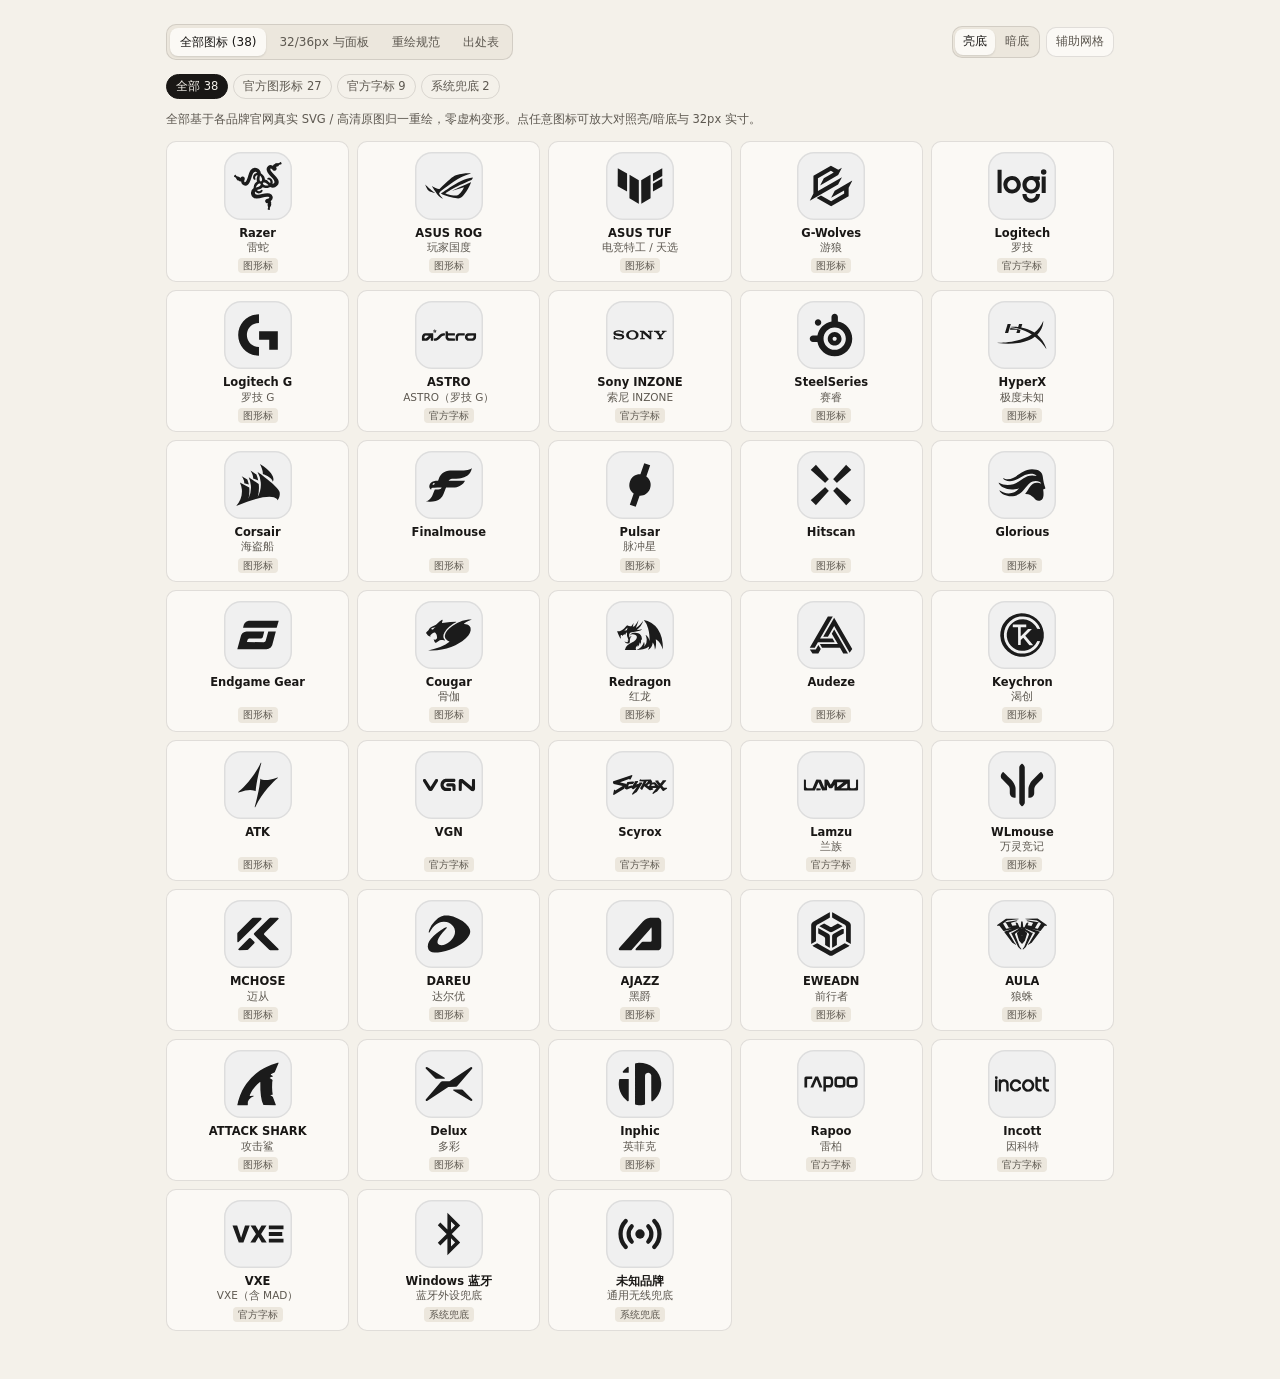
<file: design/mockups/brand-logos-redraw.html>
<!doctype html>
<html lang="zh-CN" data-guides="off" data-tile="auto">
<head>
<meta charset="utf-8">
<meta name="viewport" content="width=device-width,initial-scale=1">
<title>几格 · 外设品牌官方 logo 统一单色重绘方案（v2 忠实还原版）</title>
<style>
  :root {
    --accent-ink: #d45226;
    --guide-grid: rgba(0, 95, 184, 0.30);
    --guide-safe: rgba(212, 82, 38, 0.58);
    --tile-bg: #f0f0f0;
    --tile-ink: #1b1b1b;
    --tile-border: rgba(0, 0, 0, 0.08);
    --font-num: "Segoe UI Variable Display", "SF Pro Display", "Segoe UI", var(--font-sans, system-ui), sans-serif;
  }

  :root[data-tile="dark"] {
    --accent-ink: #ff7a4d;
    --tile-bg: #333333;
    --tile-ink: #f3f3f3;
    --tile-border: rgba(255, 255, 255, 0.10);
    --guide-grid: rgba(96, 205, 255, 0.34);
    --guide-safe: rgba(255, 122, 77, 0.68);
  }

  * { box-sizing: border-box; }
  :root { --background:#f4f1ea; --foreground:#191715; --muted-foreground:#5d5850; --card:#fbf9f5; --secondary:#ece7dd; --border:rgba(25,23,21,0.12); --primary:#d45226; --radius:10px; }
  @media (prefers-color-scheme: dark) { :root { --background:#141413; --foreground:#f3f1ec; --muted-foreground:#a8a49c; --card:#1d1d1b; --secondary:#262523; --border:rgba(255,255,255,0.12); --primary:#ff7a4d; } }
  html, body { margin: 0; padding: 0; background: var(--background); }
  body {
    font-family: var(--font-sans, system-ui, -apple-system, sans-serif);
    font-size: 13px;
    line-height: 1.5;
    color: var(--foreground, #191715);
    font-feature-settings: "tnum";
    -webkit-font-smoothing: antialiased;
  }

  .wrap { max-width: 980px; margin: 0 auto; padding: 24px 16px 48px; width: 100%; display: flex; flex-direction: column; gap: 14px; }

  .bar {
    display: flex;
    flex-wrap: wrap;
    align-items: center;
    justify-content: space-between;
    gap: 8px;
  }
  .tabs {
    display: inline-flex;
    flex-wrap: wrap;
    gap: 3px;
    padding: 3px;
    background: var(--secondary, rgba(128,128,128,0.12));
    border: 1px solid var(--border, rgba(128,128,128,0.22));
    border-radius: var(--radius, 8px);
    max-width: 100%;
  }
  .tabs button {
    border: 0;
    background: transparent;
    color: var(--muted-foreground, #6b6b6b);
    font: inherit;
    font-size: 12px;
    font-weight: 500;
    padding: 5px 10px;
    border-radius: calc(var(--radius, 8px) - 2px);
    cursor: pointer;
    white-space: nowrap;
  }
  .tabs button[aria-selected="true"] {
    background: var(--card, #fff);
    color: var(--foreground, #111);
    box-shadow: 0 1px 2px rgba(0,0,0,0.12);
  }

  .controls { display: flex; flex-wrap: wrap; align-items: center; gap: 6px; }
  .seg {
    display: inline-flex;
    gap: 2px;
    padding: 2px;
    background: var(--secondary, rgba(128,128,128,0.12));
    border: 1px solid var(--border, rgba(128,128,128,0.22));
    border-radius: var(--radius, 8px);
  }
  .seg button {
    border: 0;
    background: transparent;
    color: var(--muted-foreground, #6b6b6b);
    font: inherit;
    font-size: 11.5px;
    font-weight: 500;
    padding: 4px 8px;
    border-radius: calc(var(--radius, 8px) - 2px);
    cursor: pointer;
    white-space: nowrap;
  }
  .seg button[aria-pressed="true"] {
    background: var(--card, #fff);
    color: var(--foreground, #111);
    box-shadow: 0 1px 2px rgba(0,0,0,0.12);
  }
  .chip-btn {
    border: 1px solid var(--border, rgba(128,128,128,0.22));
    background: var(--card, transparent);
    color: var(--muted-foreground, #6b6b6b);
    font: inherit;
    font-size: 11.5px;
    font-weight: 500;
    padding: 5px 9px;
    border-radius: var(--radius, 8px);
    cursor: pointer;
    white-space: nowrap;
  }
  .chip-btn[aria-pressed="true"] {
    border-color: var(--primary, #0070f3);
    color: var(--foreground, #111);
    background: var(--secondary, rgba(128,128,128,0.14));
  }

  .tab-panel { display: none; flex-direction: column; gap: 12px; }
  .tab-panel.active { display: flex; }

  .filter-bar { display: flex; flex-wrap: wrap; gap: 5px; }
  .filter-btn {
    border: 1px solid var(--border, rgba(128,128,128,0.22));
    background: transparent;
    color: var(--muted-foreground, #6b6b6b);
    font: inherit;
    font-size: 11.5px;
    padding: 3px 9px;
    border-radius: 999px;
    cursor: pointer;
    white-space: nowrap;
  }
  .filter-btn[aria-pressed="true"] {
    background: var(--foreground, #111);
    color: var(--background, #fff);
    border-color: var(--foreground, #111);
  }

  .inspector {
    display: none;
    background: var(--card, rgba(128,128,128,0.08));
    border: 1px solid var(--border, rgba(128,128,128,0.22));
    border-radius: var(--radius, 10px);
    padding: 16px;
    gap: 12px;
    flex-direction: column;
  }
  .inspector.open { display: flex; }
  .insp-top { display: flex; align-items: flex-start; justify-content: space-between; gap: 10px; }
  .insp-title { font-size: 14px; font-weight: 600; color: var(--foreground); }
  .insp-title span { font-weight: 400; color: var(--muted-foreground); margin-left: 6px; font-size: 12px; }
  .insp-close {
    border: 1px solid var(--border);
    background: transparent;
    color: var(--muted-foreground);
    border-radius: 6px;
    padding: 2px 8px;
    font: inherit;
    font-size: 11.5px;
    cursor: pointer;
    flex: none;
  }
  .insp-stages { display: flex; flex-wrap: wrap; gap: 10px; align-items: center; }
  .insp-box {
    display: flex;
    flex-direction: column;
    align-items: center;
    gap: 5px;
    padding: 10px;
    border-radius: var(--radius, 8px);
    border: 1px solid var(--border);
  }
  .insp-box.is-light { background: #f9f9f9; color: #444; --tile-bg: #f0f0f0; --tile-ink: #1b1b1b; --tile-border: rgba(0,0,0,0.06); }
  .insp-box.is-dark { background: #2b2b2b; color: #ccc; --tile-bg: #333333; --tile-ink: #f3f3f3; --tile-border: rgba(255,255,255,0.08); }
  .insp-box .stage-pair { display: flex; align-items: flex-end; gap: 8px; }
  .insp-box .sz-96 svg { width: 88px; height: 88px; display: block; }
  .insp-box .sz-36 svg { width: 36px; height: 36px; display: block; }
  .insp-box .sz-32 svg { width: 32px; height: 32px; display: block; }
  .insp-box small { font-size: 10.5px; font-family: var(--font-mono, monospace); opacity: 0.8; }
  .insp-meta { font-size: 12px; color: var(--muted-foreground); line-height: 1.55; }
  .insp-meta strong { color: var(--foreground); }
  .insp-meta a { color: var(--primary, #3b82f6); text-decoration: none; font-family: var(--font-mono, monospace); font-size: 11.5px; }

  .hint-line { font-size: 11.5px; color: var(--muted-foreground); }

  .grid-icons {
    display: grid;
    grid-template-columns: repeat(5, minmax(0, 1fr));
    gap: 8px;
  }
  @media (max-width: 620px) { .grid-icons { grid-template-columns: repeat(4, minmax(0, 1fr)); } }
  @media (max-width: 440px) { .grid-icons { grid-template-columns: repeat(3, minmax(0, 1fr)); gap: 6px; } }

  .brand-card {
    background: var(--card, rgba(128,128,128,0.07));
    border: 1px solid var(--border, rgba(128,128,128,0.2));
    border-radius: var(--radius, 10px);
    padding: 10px 6px 8px;
    display: flex;
    flex-direction: column;
    align-items: center;
    text-align: center;
    cursor: pointer;
    transition: border-color .12s;
  }
  .brand-card:hover, .brand-card.selected { border-color: var(--primary, #3b82f6); }
  .icon-stage {
    width: 68px;
    height: 68px;
    position: relative;
    display: grid;
    place-items: center;
    margin-bottom: 6px;
  }
  @media (max-width: 440px) { .icon-stage { width: 60px; height: 60px; } }
  .icon-stage .brand-svg { width: 100%; height: 100%; display: block; }
  .guide-overlay { position: absolute; inset: 0; pointer-events: none; display: none; }
  :root[data-guides="on"] .guide-overlay { display: block; }

  .brand-name {
    font-size: 11.5px; font-weight: 600; color: var(--foreground); line-height: 1.25;
    max-width: 100%; overflow: hidden; text-overflow: ellipsis; white-space: nowrap;
  }
  .brand-cn {
    font-size: 10.5px; color: var(--muted-foreground); line-height: 1.25; margin-top: 1px;
    max-width: 100%; overflow: hidden; text-overflow: ellipsis; white-space: nowrap;
  }
  .mini-tag {
    margin-top: 4px; font-size: 9.5px; padding: 1px 5px; border-radius: 4px;
    background: var(--secondary, rgba(128,128,128,0.14)); color: var(--muted-foreground); line-height: 1.4;
  }

  /* 实际尺寸 32/36px */
  .actual-tray { border-radius: var(--radius, 10px); padding: 16px; border: 1px solid var(--border); }
  .actual-tray.light-tray { background: #f9f9f9; color: #1b1b1b; border-color: rgba(0,0,0,0.12); --tile-bg: #f0f0f0; --tile-ink: #1b1b1b; --tile-border: rgba(0,0,0,0.05); }
  .actual-tray.dark-tray { background: #2b2b2b; color: #f3f3f3; border-color: rgba(255,255,255,0.12); --tile-bg: #333333; --tile-ink: #f3f3f3; --tile-border: rgba(255,255,255,0.07); }
  .tray-head { display: flex; flex-wrap: wrap; align-items: center; justify-content: space-between; gap: 4px 10px; margin-bottom: 10px; font-size: 12px; font-weight: 600; }
  .tray-head code { font-family: var(--font-mono, monospace); font-size: 10.5px; font-weight: 400; opacity: 0.72; }
  .size-row-label { font-size: 11px; font-family: var(--font-mono, monospace); opacity: 0.68; margin: 10px 0 6px; }
  .size-row-label:first-of-type { margin-top: 0; }
  .actual-strip { display: flex; flex-wrap: wrap; gap: 6px; align-items: center; }
  .actual-item svg { display: block; }
  .actual-item.s32 svg { width: 32px; height: 32px; }
  .actual-item.s36 svg { width: 36px; height: 36px; }

  /* 面板实景 */
  .panel-bar { display: flex; flex-wrap: wrap; align-items: center; justify-content: space-between; gap: 8px; }
  .panel-bar h3 { margin: 0; font-size: 13px; font-weight: 600; }
  .panel-stage { display: grid; grid-template-columns: repeat(2, minmax(0, 1fr)); gap: 12px; }
  @media (max-width: 680px) { .panel-stage { grid-template-columns: 1fr; } }
  .desktop-backdrop { border-radius: var(--radius, 10px); padding: 16px 10px; display: flex; flex-direction: column; align-items: center; gap: 10px; border: 1px solid var(--border); }
  .desktop-backdrop.bd-light { background: radial-gradient(120% 90% at 85% 110%, #f6e7d8, transparent 60%), radial-gradient(90% 80% at 10% 10%, #b4c9ef, transparent 65%), radial-gradient(80% 90% at 75% 20%, #e9d5f2, transparent 70%), #c6d6f0; }
  .desktop-backdrop.bd-dark { background: radial-gradient(120% 90% at 85% 110%, #442f22, transparent 60%), radial-gradient(90% 80% at 10% 10%, #1c2a4d, transparent 65%), radial-gradient(80% 90% at 75% 20%, #372245, transparent 70%), #182035; }
  .bd-caption { font-size: 11px; font-weight: 600; padding: 2px 9px; border-radius: 999px; }
  .bd-light .bd-caption { background: rgba(255,255,255,0.75); color: #1b1b1b; }
  .bd-dark .bd-caption { background: rgba(25,25,25,0.68); color: #f3f3f3; }

  .flyout { width: 100%; max-width: 344px; border-radius: 8px; font-family: "Segoe UI Variable Text", "Segoe UI", "Microsoft YaHei UI", "PingFang SC", system-ui, sans-serif; overflow: hidden; }
  .flyout.f-light { --p-ink:#1b1b1b;--p-sec:#5e5e5e;--p-muted:#6b6b6b;--p-flyout:rgba(249,249,249,0.92);--p-border:rgba(0,0,0,0.10);--p-layer:rgba(255,255,255,0.76);--p-layer-s:rgba(0,0,0,0.06);--p-chip:#f0f0f0;--p-accent:#005fb8;--p-accent-soft:rgba(0,95,184,0.12);--p-low:#c42b1c;--p-chg:#0f7b0f;--p-empty:rgba(0,0,0,0.09);--tile-bg:#f0f0f0;--tile-ink:#1b1b1b;--tile-border:transparent; background:var(--p-flyout);color:var(--p-ink);border:1px solid var(--p-border);box-shadow:0 12px 28px rgba(0,0,0,0.16); }
  .flyout.f-dark { --p-ink:#f3f3f3;--p-sec:#c5c5c5;--p-muted:#a0a0a0;--p-flyout:rgba(40,40,40,0.94);--p-border:rgba(255,255,255,0.09);--p-layer:rgba(255,255,255,0.055);--p-layer-s:rgba(255,255,255,0.065);--p-chip:#333333;--p-accent:#60cdff;--p-accent-soft:rgba(96,205,255,0.14);--p-low:#ff99a4;--p-chg:#6ccb5f;--p-empty:rgba(255,255,255,0.12);--tile-bg:#333333;--tile-ink:#f3f3f3;--tile-border:transparent; background:var(--p-flyout);color:var(--p-ink);border:1px solid var(--p-border);box-shadow:0 14px 32px rgba(0,0,0,0.45); }
  .fo-head { height:46px;padding:0 10px 0 13px;display:flex;align-items:center;gap:7px; }
  .fo-brand-ico { width:18px;height:18px;border-radius:5px;background:#f6f3ee;border:1px solid rgba(0,0,0,0.10);display:grid;place-items:center;flex:none; }
  .fo-title { font-size:13px;font-weight:600; }
  .fo-time { margin-left:auto;font-size:11px;color:var(--p-muted);margin-right:2px; }
  .fo-iconbtn { width:26px;height:26px;display:grid;place-items:center;color:var(--p-sec); }
  .fo-hero { margin:0 8px 6px;padding:12px 13px 10px;border-radius:7px;background:var(--p-layer);border:1px solid var(--p-layer-s);display:flex;flex-direction:column;gap:10px; }
  .fo-hero-top { display:flex;align-items:center;gap:9px;min-width:0; }
  .fo-hero-tile { width:36px;height:36px;flex:none; }
  .fo-hero-tile svg { width:36px;height:36px;display:block; }
  .fo-hero-name { font-size:13px;font-weight:600;color:var(--p-ink);white-space:nowrap;overflow:hidden;text-overflow:ellipsis; }
  .fo-conn { font-size:10px;font-weight:600;line-height:16px;height:16px;padding:0 5px;border-radius:4px;background:var(--p-chip);color:var(--p-sec);flex:none; }
  .fo-hero-mid { display:flex;align-items:center;justify-content:space-between;gap:8px; }
  .fo-big { font-family:var(--font-num);font-size:38px;font-weight:600;line-height:1;letter-spacing:-0.02em;font-variant-numeric:tabular-nums; }
  .fo-big small { font-size:16px;font-weight:600;margin-left:1px; }
  .fo-cells10 { display:flex;gap:2.5px;align-items:center; }
  .fo-cells10 i { display:block;width:10px;height:20px;border-radius:2.5px;background:var(--p-empty); }
  .fo-hero-st { display:flex;align-items:center;gap:6px;font-size:11.5px;line-height:16px; }
  .fo-dot { width:6px;height:6px;border-radius:50%;flex:none; }
  .fo-list { padding:0 4px 4px; }
  .fo-row { height:46px;padding:0 10px;display:flex;align-items:center;gap:10px; }
  .fo-row-tile { width:32px;height:32px;flex:none; }
  .fo-row-tile svg { width:32px;height:32px;display:block; }
  .fo-row-meta { flex:1;min-width:0; }
  .fo-row-nm { font-size:12.5px;line-height:17px;color:var(--p-ink);white-space:nowrap;overflow:hidden;text-overflow:ellipsis; }
  .fo-row-st { font-size:11px;line-height:15px;color:var(--p-muted);white-space:nowrap;overflow:hidden;text-overflow:ellipsis; }
  .fo-cells5 { display:flex;gap:2.5px;align-items:center;flex:none; }
  .fo-cells5 i { display:block;width:4.5px;height:13px;border-radius:1.5px;background:var(--p-empty); }
  .fo-row-num { width:42px;text-align:right;font-family:var(--font-num);font-size:18px;font-weight:600;font-variant-numeric:tabular-nums;flex:none; }
  .fo-row-num small { font-size:11px;font-weight:600;margin-left:1px; }
  .fo-foot { height:34px;border-top:1px solid var(--p-border);padding:0 14px;display:flex;align-items:center;justify-content:flex-end;font-size:11.5px;color:var(--p-accent); }
  .c-low { color:var(--p-low)!important; }
  .c-chg { color:var(--p-chg)!important; }
  .bg-low { background:var(--p-low)!important; }
  .bg-chg { background:var(--p-chg)!important; }
  .bg-chg-pulse { background:var(--p-chg)!important;opacity:0.48; }
  .bg-ok { background:var(--p-accent)!important; }

  /* 重绘规范 */
  .spec-card { background: var(--card, rgba(128,128,128,0.07)); border: 1px solid var(--border); border-radius: var(--radius, 10px); padding: 16px; display: flex; flex-direction: column; gap: 14px; }
  .blueprint-wrap { background: var(--secondary, rgba(128,128,128,0.10)); border: 1px solid var(--border); border-radius: var(--radius, 8px); padding: 10px; display: grid; place-items: center; }
  .blueprint-wrap svg { width: 100%; max-width: 520px; height: auto; display: block; }
  .spec-rules { display: grid; grid-template-columns: repeat(2, minmax(0, 1fr)); gap: 8px; }
  @media (max-width: 440px) { .spec-rules { grid-template-columns: 1fr; } }
  .rule-box { background: var(--secondary, rgba(128,128,128,0.10)); border: 1px solid var(--border); border-radius: var(--radius, 8px); padding: 10px 12px; }
  .rule-k { font-size: 10.5px; font-weight: 600; color: var(--muted-foreground); }
  .rule-v { margin-top: 2px; font-size: 12.5px; font-weight: 600; color: var(--foreground); }
  .rule-d { margin-top: 2px; font-size: 11.5px; color: var(--muted-foreground); line-height: 1.45; }
  .keylines-row { display: grid; grid-template-columns: repeat(3, minmax(0, 1fr)); gap: 8px; }
  .keyline-item { background: var(--secondary, rgba(128,128,128,0.10)); border: 1px solid var(--border); border-radius: var(--radius, 8px); padding: 10px 6px 8px; text-align: center; }
  .keyline-item svg { width: 52px; height: 52px; display: block; margin: 0 auto 5px; }
  .keyline-item b { display: block; font-size: 11.5px; }
  .keyline-item span { display: block; font-size: 10.5px; color: var(--muted-foreground); font-family: var(--font-mono, monospace); }

  /* 出处列表 */
  .scope-note { background: var(--card, rgba(128,128,128,0.07)); border: 1px solid var(--border); border-radius: var(--radius, 10px); padding: 12px 16px; font-size: 12px; color: var(--muted-foreground); line-height: 1.6; }
  .scope-note strong { color: var(--foreground); }
  .prov-list { display: flex; flex-direction: column; gap: 6px; }
  .prov-item { background: var(--card, rgba(128,128,128,0.07)); border: 1px solid var(--border); border-radius: var(--radius, 10px); padding: 10px 12px; display: grid; grid-template-columns: 32px minmax(0, 1fr); gap: 10px; align-items: start; }
  .prov-ico svg { width: 32px; height: 32px; display: block; }
  .prov-head { display: flex; flex-wrap: wrap; align-items: baseline; gap: 4px 8px; }
  .prov-brand { font-weight: 600; font-size: 12.5px; color: var(--foreground); }
  .prov-cn { font-size: 11.5px; color: var(--muted-foreground); }
  .prov-type { font-size: 10.5px; padding: 1px 6px; border-radius: 4px; background: var(--secondary, rgba(128,128,128,0.14)); color: var(--muted-foreground); }
  .prov-body { margin-top: 3px; font-size: 11.5px; color: var(--muted-foreground); line-height: 1.5; }
  .prov-body strong { color: var(--foreground); font-weight: 500; }
  .prov-body a { color: var(--primary, #3b82f6); text-decoration: none; font-family: var(--font-mono, monospace); font-size: 11px; word-break: break-all; }
  .hidden { display: none !important; }
</style>
</head>
<body>
<div class="wrap">
  <div class="bar">
    <div class="tabs" role="tablist">
      <button type="button" role="tab" data-tab="icons" aria-selected="true">全部图标 (38)</button>
      <button type="button" role="tab" data-tab="actual" aria-selected="false">32/36px 与面板</button>
      <button type="button" role="tab" data-tab="spec" aria-selected="false">重绘规范</button>
      <button type="button" role="tab" data-tab="prov" aria-selected="false">出处表</button>
    </div>

    <div class="controls">
      <div class="seg" role="group" aria-label="底块明暗">
        <button type="button" data-set-tile="light" aria-pressed="false">亮底</button>
        <button type="button" data-set-tile="dark" aria-pressed="false">暗底</button>
      </div>
      <button type="button" class="chip-btn" id="btnGuides" aria-pressed="false">辅助网格</button>
    </div>
  </div>

  <!-- Tab 1: 全部图标 -->
  <div class="tab-panel active" id="tab-icons">
    <div class="filter-bar" id="filterBar">
      <button type="button" class="filter-btn" data-filter="all" aria-pressed="true">全部 38</button>
      <button type="button" class="filter-btn" data-filter="graphic" aria-pressed="false">官方图形标 27</button>
      <button type="button" class="filter-btn" data-filter="wordmark" aria-pressed="false">官方字标 9</button>
      <button type="button" class="filter-btn" data-filter="fallback" aria-pressed="false">系统兜底 2</button>
    </div>

    <div class="inspector" id="inspector"></div>
    <div class="hint-line">全部基于各品牌官网真实 SVG / 高清原图归一重绘，零虚构变形。点任意图标可放大对照亮/暗底与 32px 实寸。</div>
    <div class="grid-icons" id="grid4x"></div>
  </div>

  <!-- Tab 2: 实际尺寸与面板 -->
  <div class="tab-panel" id="tab-actual">
    <div class="actual-tray light-tray">
      <div class="tray-head"><span>明亮面板环境</span><code>#f9f9f9 · Chip #f0f0f0 · Ink #1b1b1b</code></div>
      <div class="size-row-label">32 × 32px（列表行）</div>
      <div class="actual-strip" id="actualLight32"></div>
      <div class="size-row-label">36 × 36px（顶部卡片）</div>
      <div class="actual-strip" id="actualLight36"></div>
    </div>

    <div class="actual-tray dark-tray">
      <div class="tray-head"><span>深色面板环境</span><code>#2b2b2b · Chip #333333 · Ink #f3f3f3</code></div>
      <div class="size-row-label">32 × 32px（列表行）</div>
      <div class="actual-strip" id="actualDark32"></div>
      <div class="size-row-label">36 × 36px（顶部卡片）</div>
      <div class="actual-strip" id="actualDark36"></div>
    </div>

    <div class="panel-bar">
      <h3>主面板实景模拟</h3>
      <div class="seg" role="group" aria-label="面板图标模式">
        <button type="button" data-panel-mode="brand" aria-pressed="true">品牌图标</button>
        <button type="button" data-panel-mode="legacy" aria-pressed="false">现有设备图标</button>
      </div>
    </div>
    <div class="panel-stage" id="panelStage"></div>
  </div>

  <!-- Tab 3: 重绘规范 -->
  <div class="tab-panel" id="tab-spec">
    <div class="spec-card">
      <div class="blueprint-wrap"><svg viewBox="0 0 480 260" xmlns="http://www.w3.org/2000/svg" role="img" aria-label="32px 底块、24px 网格、18px 安全区与笔画留白标注图">
          <!-- 左侧放大底块（1px = 5.5 单位，32px = 176 单位，起点 x=46, y=42） -->
          <rect x="46" y="42" width="176" height="176" rx="44" fill="var(--tile-bg)" stroke="var(--border)" stroke-width="1"/>
          <!-- 24px 图标网格 (4..28 -> x=68..200, y=64..196) -->
          <rect x="68" y="64" width="132" height="132" fill="none" stroke="var(--guide-grid)" stroke-width="1.2" stroke-dasharray="4 3"/>
          <!-- 18px 安全区 (7..25 -> x=84.5..183.5, y=80.5..179.5) -->
          <rect x="84.5" y="80.5" width="99" height="99" fill="none" stroke="var(--guide-safe)" stroke-width="1.3" stroke-dasharray="3 2.5"/>
          <!-- 十字中心线 -->
          <line x1="134" y1="54" x2="134" y2="206" stroke="var(--border)" stroke-width="0.9"/>
          <line x1="58" y1="130" x2="210" y2="130" stroke="var(--border)" stroke-width="0.9"/>
          <!-- 示例图形：官方 Corsair 三帆（5.5x 映射） --><g transform="translate(46 42) scale(5.5)" style="color:var(--tile-ink)"><g fill="currentColor" transform="translate(16 16) scale(0.8543) translate(-12.000 -12.000)"><path d="M13.073.411s1.912 3.883 1.56 5.5c0 0 4.988 1.615 5.543 4.275 0 0 2.731-3.595-7.103-9.775m-1.922 5.825c.487 1.021.707 2.118.994 3.264L9.301 8.42c.264-1.726-1.416-4.354-1.416-4.354zM6.107 8.91c.314.83.672 1.87.862 2.768l-2.564-.638c.263-1.726-1.362-3.813-1.362-3.813zm5.585-4.15s11.436 8.031 12.19 11.147c.568 2.344-1.085 4.51-1.085 4.51s-.881-6.12-22.796 3.172c2.218-2.475 3.426-5.635 3.107-9.045a11.5 11.5 0 0 0-1.076-3.93l5.136 2.722.02.244c.195 2.085.043 4.112-.428 5.99a14.1 14.1 0 0 0 1.306-7.348A14.1 14.1 0 0 0 6.907 7.76l5.49 3.657c.023.182.035.366.052.55.216 2.307.001 4.545-.592 6.587 1.291-2.393 1.925-5.155 1.655-8.04a14.1 14.1 0 0 0-1.82-5.753"/></g></g>

          <!-- 尺寸标注：顶 32px -->
          <line x1="46" y1="24" x2="222" y2="24" stroke="var(--muted-foreground)" stroke-width="1"/>
          <line x1="46" y1="19" x2="46" y2="36" stroke="var(--muted-foreground)" stroke-width="1"/>
          <line x1="222" y1="19" x2="222" y2="36" stroke="var(--muted-foreground)" stroke-width="1"/>
          <text x="134" y="18" text-anchor="middle" font-size="11" font-family="var(--font-mono)" fill="var(--foreground)">32 × 32px 底块（rx = 8px）</text>

          <!-- 尺寸标注：左 24px 网格 -->
          <line x1="26" y1="64" x2="26" y2="196" stroke="var(--guide-grid)" stroke-width="1.2"/>
          <line x1="21" y1="64" x2="64" y2="64" stroke="var(--guide-grid)" stroke-width="0.9" stroke-dasharray="2 2"/>
          <line x1="21" y1="196" x2="64" y2="196" stroke="var(--guide-grid)" stroke-width="0.9" stroke-dasharray="2 2"/>
          <text x="18" y="134" text-anchor="middle" font-size="10.5" font-family="var(--font-mono)" fill="var(--muted-foreground)" transform="rotate(-90 18 134)">24px 网格</text>

          <!-- 尺寸标注：底 18px 安全区 -->
          <line x1="84.5" y1="234" x2="183.5" y2="234" stroke="var(--guide-safe)" stroke-width="1.2"/>
          <line x1="84.5" y1="184" x2="84.5" y2="239" stroke="var(--guide-safe)" stroke-width="0.9" stroke-dasharray="2 2"/>
          <line x1="183.5" y1="184" x2="183.5" y2="239" stroke="var(--guide-safe)" stroke-width="0.9" stroke-dasharray="2 2"/>
          <text x="134" y="250" text-anchor="middle" font-size="11" font-family="var(--font-mono)" fill="var(--accent-ink)">19–25px 光学安全区</text>

          <!-- 右侧引出标注线 -->
          <g font-size="11.5" fill="var(--foreground)">
            <!-- 圆角标注 -->
            <line x1="208" y1="54" x2="254" y2="54" stroke="var(--border)" stroke-width="1"/>
            <circle cx="208" cy="54" r="2.5" fill="var(--muted-foreground)"/>
            <text x="262" y="51" font-weight="600">底块圆角 rx = 8px</text>
            <text x="262" y="66" font-size="10.5" fill="var(--muted-foreground)">36px 顶部卡片等比放大（rx = 9px）</text>

            <!-- 最小笔画 -->
            <line x1="168" y1="108" x2="254" y2="108" stroke="var(--border)" stroke-width="1"/>
            <circle cx="168" cy="108" r="2.5" fill="var(--accent-ink)"/>
            <text x="262" y="105" font-weight="600">忠实还原官方轮廓</text>
            <text x="262" y="120" font-size="10.5" fill="var(--muted-foreground)">矢量直取或高清官方图精描，不改原比例</text>

            <!-- 内留白 -->
            <line x1="158" y1="156" x2="254" y2="156" stroke="var(--border)" stroke-width="1"/>
            <circle cx="158" cy="156" r="2.5" fill="var(--accent-ink)"/>
            <text x="262" y="153" font-weight="600">统一视觉重心与单色</text>
            <text x="262" y="168" font-size="10.5" fill="var(--muted-foreground)">方标 19–21px · 宽字标 23–25px 光学对齐</text>

            <!-- 微圆角与单色 -->
            <line x1="176" y1="173" x2="226" y2="204" stroke="var(--border)" stroke-width="1"/>
            <line x1="226" y1="204" x2="254" y2="204" stroke="var(--border)" stroke-width="1"/>
            <circle cx="176" cy="173" r="2.5" fill="var(--muted-foreground)"/>
            <text x="262" y="201" font-weight="600">真镂空 · 单色 Ink</text>
            <text x="262" y="216" font-size="10.5" fill="var(--muted-foreground)">亮 #1b1b1b / 暗 #f3f3f3，支持强调色底块</text>
          </g>
        </svg></div>
      <div class="spec-rules">
        <div class="rule-box">
          <div class="rule-k">品牌忠实度原则</div>
          <div class="rule-v">基于真实官方 logo，不改形态</div>
          <div class="rule-d">全部从官网矢量 SVG 或官方高清图精确提取轮廓，杜绝凭印象简化变形。</div>
        </div>
        <div class="rule-box">
          <div class="rule-k">统一风格手段</div>
          <div class="rule-v">统一底块 + 单色墨水 + 光学对齐</div>
          <div class="rule-d">32×32 rx=8 统一底块、亮 <code>#1b1b1b</code> / 暗 <code>#f3f3f3</code> 单色、按形体分配光学面积。</div>
        </div>
        <div class="rule-box">
          <div class="rule-k">图形+文字品牌</div>
          <div class="rule-v">只取官方图形标</div>
          <div class="rule-d">如 ATK 闪电翼、AJAZZ 斜 A、Delux 闪电、Inphic「in」、Cougar 狮头、Endgame Gear 几何标。</div>
        </div>
        <div class="rule-box">
          <div class="rule-k">纯文字标品牌</div>
          <div class="rule-v">保留完整官方字标</div>
          <div class="rule-d">如 logi、SONY、astro、VGN、Scyrox、LAMZU、rΛpoo、incott、VXE，不做生硬截断。</div>
        </div>
      </div>
      <div class="keylines-row">
  <div class="keyline-item">
    <svg viewBox="0 0 32 32" style="color:var(--tile-ink)">
      <rect width="32" height="32" rx="8" fill="var(--tile-bg)"/>
      <circle cx="16" cy="16" r="10.2" fill="none" stroke="var(--guide-safe)" stroke-width="0.8" stroke-dasharray="2 1.5"/>
      <g fill="currentColor" transform="translate(16 16) scale(0.8333) translate(-12.000 -12.000)"><path d="M14.08008 0c-1.00234 0-1.8125.80893-1.8125 1.8086v2.57226c-4.01871.7444-7.19505 3.9119-7.93946 7.91992H1.8125c-1.001 0-1.8125.80698-1.8125 1.80664 0 .99833.8115 1.8086 1.8125 1.8086h2.51563C5.18077 20.5094 9.22875 24 14.08008 24 19.54884 24 24 19.56148 24 14.10742c0-4.83662-3.50067-8.87524-8.10742-9.72656V1.80859C15.89258.80893 15.08108 0 14.08008 0ZM4.69336 3.17578c-1.00368 0-1.8164.80955-1.8164 1.81055 0 .99966.81272 1.8125 1.8164 1.8125 1.001 0 1.8164-.81284 1.8164-1.8125 0-1.001-.8154-1.81055-1.8164-1.81055zm9.38672 4.65625c3.46809 0 6.29297 2.81398 6.29297 6.2754 0 3.46006-2.82488 6.27734-6.29297 6.27734-3.46943 0-6.29297-2.81728-6.29297-6.27735 0-3.4614 2.82354-6.27539 6.29297-6.27539zm-.01758 2.4043c-2.14634 0-3.89258 1.73986-3.89258 3.88086S11.91616 18 14.0625 18c2.14634 0 3.89258-1.74182 3.89258-3.88281 0-2.141-1.74624-3.88086-3.89258-3.88086zm0 2.7168c.6455 0 1.16797.51989 1.16797 1.16406 0 .64283-.52246 1.16797-1.16797 1.16797-.64417 0-1.16992-.52514-1.16992-1.16797 0-.64417.52575-1.16407 1.16992-1.16407z"/></g>
    </svg>
    <b>圆形 / 有机类</b>
    <span>Ø ≈ 20–22.5px</span>
  </div>
  <div class="keyline-item">
    <svg viewBox="0 0 32 32" style="color:var(--tile-ink)">
      <rect width="32" height="32" rx="8" fill="var(--tile-bg)"/>
      <rect x="6.5" y="6.5" width="19" height="19" rx="1" fill="none" stroke="var(--guide-safe)" stroke-width="0.8" stroke-dasharray="2 1.5"/>
      <g fill="currentColor" transform="translate(16 16) scale(0.1220) translate(-77.856 -77.856)"><path d="M0.3,135.4l54.3-48.8c0.3-0.3,0.9-0.3,1.2,0l13.3,13.3c0.3,0.3,0.3,0.9,0,1.2l-48.8,54.3
				c-0.3,0.4-0.9,0.4-1.3,0L0.3,136.7C-0.1,136.3-0.1,135.7,0.3,135.4L0.3,135.4z"/><path d="M135.4,155.4l-48.8-54.3c-0.3-0.3-0.3-0.9,0-1.2l13.3-13.3c0.3-0.3,0.9-0.3,1.2,0l54.3,48.8
				c0.4,0.3,0.4,0.9,0,1.3l-18.8,18.8C136.3,155.8,135.7,155.8,135.4,155.4L135.4,155.4z"/><path d="M155.4,20.4l-54.3,48.8c-0.3,0.3-0.9,0.3-1.2,0L86.6,55.8c-0.3-0.3-0.3-0.9,0-1.2l48.8-54.3
				c0.3-0.4,0.9-0.4,1.3,0l18.8,18.8C155.8,19.4,155.8,20,155.4,20.4z"/><path d="M20.4,0.3l48.8,54.3c0.3,0.3,0.3,0.9,0,1.2L55.8,69.1c-0.3,0.3-0.9,0.3-1.2,0L0.3,20.4
				c-0.4-0.3-0.4-0.9,0-1.3L19,0.3C19.4-0.1,20-0.1,20.4,0.3L20.4,0.3z"/></g>
    </svg>
    <b>方形 / 紧凑类</b>
    <span>≈ 19–20px</span>
  </div>
  <div class="keyline-item">
    <svg viewBox="0 0 32 32" style="color:var(--tile-ink)">
      <rect width="32" height="32" rx="8" fill="var(--tile-bg)"/>
      <rect x="4.5" y="8" width="23" height="16" rx="1" fill="none" stroke="var(--guide-safe)" stroke-width="0.8" stroke-dasharray="2 1.5"/>
      <g fill="currentColor" transform="translate(16 16) scale(0.9583) translate(-12.000 -11.999)"><path d="M24 5.098a1.35 1.35 0 0 1-1.35 1.35 1.35 1.35 0 0 1-1.352-1.35 1.35 1.35 0 0 1 1.351-1.351A1.35 1.35 0 0 1 24 5.097zM16.549 18.31a2.289 2.289 0 0 1-2.322-2.322H12.2c0 2.449 1.9 4.264 4.306 4.264s4.348-1.857 4.348-4.264H18.87c-.043 1.351-1.056 2.322-2.322 2.322zm5.108-2.828h1.984V7.377h-1.984zM0 15.483h1.984V4H0v11.483zm7.135-8.359c-2.449 0-4.307 1.858-4.307 4.264a4.27 4.27 0 0 0 4.307 4.306c2.406 0 4.306-1.858 4.306-4.264S9.583 7.124 7.135 7.124zm0 6.628c-1.31 0-2.322-1.013-2.322-2.364a2.289 2.289 0 0 1 2.322-2.322 2.289 2.289 0 0 1 2.321 2.322c0 1.309-.97 2.364-2.321 2.364zm13.635-4.77V7.377h-2.828c-.464-.21-.929-.253-1.393-.253-2.449 0-4.348 1.858-4.348 4.306 0 2.449 1.9 4.264 4.306 4.264s4.306-1.858 4.306-4.264c0-.844-.254-1.604-.676-2.195zm-4.221 4.77c-1.309 0-2.322-1.013-2.322-2.364a2.289 2.289 0 0 1 2.322-2.322 2.289 2.289 0 0 1 2.322 2.322c0 1.309-1.056 2.364-2.322 2.364Z"/></g>
    </svg>
    <b>横宽 / 字标类</b>
    <span>W ≈ 23–25.5px</span>
  </div>
</div>
    </div>
  </div>

  <!-- Tab 4: 出处表 -->
  <div class="tab-panel" id="tab-prov">
    <div class="scope-note">
      <strong>覆盖核对：</strong>完整覆盖 <code>README.md</code> 与 <code>docs/devices.md</code> 全部外设品牌（35 个品牌，另附 <strong>Logitech G</strong> 区分游戏线；华硕天选 TX 归入 <strong>ASUS TUF</strong>），加 <strong>Windows 蓝牙</strong> 与 <strong>未知品牌</strong> 2 个系统兜底，总计 <strong>38 枚</strong>。所有官方原图仅用于离线对照提取，零原图嵌入仓库。
    </div>
    <div class="prov-list" id="provList"></div>
  </div>
</div>

<script>
(function () {
  'use strict';
  const BRANDS = [{"id": "razer", "name": "Razer", "cn": "雷蛇", "category": "graphic", "officialType": "官方图形标（矢量归一）", "sourceUrl": "https://www.razer.com/", "sourceLabel": "razer.com / Simple Icons", "element": "官方三头蛇（THS）实心剪影", "brief": "官方三头蛇实心剪影", "note": "基于官方三头蛇矢量轮廓转为单色实心剪影并保留中心三重镂空，彻底消除空心细线与变形，32px 下依然一眼识别。", "solid": "<g fill=\"currentColor\" fill-rule=\"evenodd\" transform=\"translate(16 16) scale(0.9375) translate(-12.096 -12.000)\"><path d=\"M23.4 0a.385.385 0 00-.278.125L22.91.35l-.401.182a.711.711 0 00-.417 0 .305.305 0 01-.171 0 1.005 1.005 0 00-.567 0A.936.936 0 0021 .596a.877.877 0 00-.412.337l-.037.048a1.246 1.246 0 00-.898.684 1.07 1.07 0 00-.07.225 1.935 1.935 0 00-.337-.193 2.026 2.026 0 00-2.063.305 2.08 2.08 0 00-.69 2.139c.086.376.23.737.428 1.069.496.776 1.079 1.494 1.737 2.138.526.512.996 1.078 1.401 1.69l.053.096c.396.754.321 1.31-.219 1.647a1.358 1.358 0 01-.572.198 2.491 2.491 0 00-.144-2.07 2.342 2.342 0 00-.3-.406c-.79-.866-1.63-.674-1.962-.449a.385.385 0 00-.15.455l.027.058a.385.385 0 00.38.188 1.07 1.07 0 01.962.582c.23.384.23.862 0 1.246a4.812 4.812 0 01-.534-.535l-.07-.07-.037-.042a3.368 3.368 0 00-1.92-1.208 3.09 3.09 0 00-.406-1.455 4.368 4.368 0 00-1.358-1.48 2.673 2.673 0 00-.267-.16 3.085 3.085 0 00-2.251-2.717 2.7 2.7 0 00-2.968 1.139c-.053.086-.112.171-.165.267a12.26 12.26 0 00-1.038 2.78 11.64 11.64 0 01-.775 2.187l-.059.107c-.213.374-.406.583-.609.647a.406.406 0 01-.374-.064c-.203-.14-.155-.423 0-.973a3.33 3.33 0 00.128-.45c.07-.33-.005-.673-.203-.946a1.07 1.07 0 00-.786-.411c-.49-.018-.94.27-1.128.722l-.08.15a.968.968 0 00-.316-.46.936.936 0 00-.294-.129 1.016 1.016 0 00-.535-.198.342.342 0 01-.17-.053.711.711 0 00-.434-.097l-.326-.256-.144-.278c-.18-.35-.707-.238-.727.155a.385.385 0 00.032.727l.305.075.342.267c.026.14.093.268.192.37.043.04.072.092.086.149.058.184.167.347.315.47a.877.877 0 00.727.465h.06c.262.313.662.477 1.068.439a1.07 1.07 0 00.23-.054 1.935 1.935 0 000 .38 2.026 2.026 0 001.3 1.636 2.08 2.08 0 002.208-.481c.276-.26.51-.562.695-.893.422-.817.75-1.68.978-2.572.179-.711.433-1.401.76-2.058l.058-.096c.454-.722.973-.936 1.535-.637.18.096.338.231.46.396-.714.12-1.34.543-1.717 1.16-.084.146-.152.3-.203.46-.353 1.117.23 1.748.593 1.925.16.077.353.035.466-.102l.037-.053a.385.385 0 000-.423 1.07 1.07 0 010-1.128c.218-.384.627-.62 1.07-.615-.04.245-.1.486-.177.722l-.034.093a3.533 3.533 0 00-.084 2.324 3.09 3.09 0 00-1.07 1.07 4.368 4.368 0 00-.603 1.913 2.674 2.674 0 000 .31 3.085 3.085 0 00-1.23 3.31 2.7 2.7 0 002.47 2h.31a12.26 12.26 0 002.925-.493 11.64 11.64 0 012.283-.422h.117c.304-.037.61.035.866.203.102.09.152.224.134.358 0 .246-.289.348-.855.466a3.33 3.33 0 00-.45.117 1.192 1.192 0 00-.721.647 1.07 1.07 0 00.037.888c.229.435.704.683 1.193.62h.165a.968.968 0 00-.235.502.936.936 0 000 .364c-.019.183.013.368.091.535.03.054.045.115.043.176-.002.151.045.3.133.422l-.058.412-.166.262a.385.385 0 00.497.535c.287.265.74-.016.63-.39l-.085-.3.064-.433a.711.711 0 00.22-.353.305.305 0 01.085-.15c.131-.141.218-.318.252-.508a.936.936 0 00.122-.336.877.877 0 00-.085-.535v-.053c.134-.376.08-.794-.144-1.123a1.07 1.07 0 00-.16-.171c.115-.05.226-.11.33-.182a2.026 2.026 0 00.77-1.94 2.08 2.08 0 00-1.518-1.674 3.71 3.71 0 00-1.123-.155c-.919.043-1.83.19-2.716.438-.697.198-1.414.322-2.138.369h-.112c-.85-.032-1.294-.374-1.316-1.01-.007-.204.031-.407.113-.594.459.559 1.138.89 1.86.909.17 0 .338-.018.503-.054 1.144-.25 1.4-1.069 1.374-1.475a.385.385 0 00-.321-.353h-.064a.385.385 0 00-.353.235 1.07 1.07 0 01-.984.535 1.214 1.214 0 01-1.069-.631c.233-.088.473-.158.716-.209h.155a3.368 3.368 0 002.01-1.069c.449.243.95.372 1.46.374.679.01 1.35-.138 1.962-.433.094-.044.185-.094.273-.15a3.085 3.085 0 003.48-.587 2.7 2.7 0 00.498-3.139 6.884 6.884 0 00-.15-.273 12.259 12.259 0 00-1.887-2.288 11.64 11.64 0 01-1.508-1.764l-.064-.102a1.294 1.294 0 01-.257-.85.406.406 0 01.16-.267c.225-.107.444.08.83.508.1.118.21.228.326.331.25.225.584.334.92.3a1.07 1.07 0 00.748-.476c.263-.416.24-.951-.06-1.342l-.085-.145c.18.035.365.019.535-.048a.936.936 0 00.32-.197c.178-.076.33-.2.44-.359a.342.342 0 01.133-.123.711.711 0 00.3-.326l.384-.155h.31a.385.385 0 00.353-.577l-.005.01a.385.385 0 00-.118-.128A.385.385 0 0023.4 0z M13.1090 6.6580 c-.065.53-.348 1.647-.187 2.332.155.871.823.823 1.069.395.163-.332.2-.711.107-1.069a3.106 3.106 0 00-.984-1.636z M15.0920 10.1910 c-.517.012-.67.472-.47.82.207.31.521.534.882.63a3.106 3.106 0 001.908-.037c-.422-.32-1.25-1.123-1.903-1.342a1.255 1.255 0 00-.417-.07z M12.8950 10.7750 a1.54 1.54 0 00-.984.45 3.106 3.106 0 00-.936 1.673c.535-.203 1.604-.519 2.139-.973.663-.588.251-1.166-.22-1.15z\"/></g>"}, {"id": "asus-rog", "name": "ASUS ROG", "cn": "玩家国度", "category": "graphic", "officialType": "官方图形标（矢量归一）", "sourceUrl": "https://rog.asus.com/", "sourceLabel": "rog.asus.com / Simple Icons", "element": "官方败家之眼（Fearless Eye）", "brief": "官方败家之眼矢量", "note": "直接基于官方 ROG Fearless Eye 矢量轮廓归一至单色底块，完整保留锐利眼眶与内嵌 G 瞳孔比例。", "solid": "<g fill=\"currentColor\" transform=\"translate(16 16) scale(0.9375) translate(-12.000 -12.000)\"><path d=\"M21.3906 5.5833c-1.3467.0115-3.4338.19541-5.9375.97657-1.6024.49851-3.916 2.74203-8.22459 6.90823-.56973.3204-2.67017-.8912-3.88085-1.461 0 0 1.9929 3.1699 2.70507 4.0957 1.06825 1.46 3.02735 2.3145 3.02735 2.3145-.17804-.1781-1.53019-1.6029-1.92188-2.4219-.24926-.3917.03418-.9624 1.95703-2.3867C10.86 12.3268 17.0569 7.09358 23.0391 5.66924c0 0-.601-.09488-1.6485-.08593V5.5833ZM24 7.7708c-2.0653.21366-4.06.81878-5.9473 1.70899C14.2783 11.2602 7.9043 15.8177 7.9043 15.8177c.28486.178.5706.3556.85546.498 3.06234 1.3531 7.58484 2.1716 8.43944 1.8867 2.3858-.7833 5.056-5.8026 5.875-8.1172 0 0-2.4933.9968-5.0215 2.1719-2.1009.9971-4.414 2.1368-4.414 2.1368l5.875-1.7813s-1.5676 3.7036-3.6328 4.1309c-2.0653.4273-5.6973-1.0332-5.6973-1.0332.2849-.2493 4.1302-3.0629 13.1035-6.73051.3917-.28487.6417-.74608.7129-1.20898V7.7708ZM0 11.2942c.35608.9615.8194 1.8525 1.35352 2.7071.64094.819 3.27477 1.4952 3.63086 1.5664C3.34638 14.4282 0 11.2942 0 11.2942Z\"/></g>"}, {"id": "asus-tuf", "name": "ASUS TUF", "cn": "电竞特工 / 天选", "category": "graphic", "officialType": "官方图形标（官方图精描）", "sourceUrl": "https://www.asus.com/tuf-gaming/", "sourceLabel": "asus.com/tuf-gaming", "element": "官方 TUF 五瓣机甲翼盾（含天选 TX）", "brief": "官方 TUF 五瓣翼盾", "note": "提取自官方 TUF Gaming 标志上方五瓣机甲翼盾并去除文字；华硕天选 TX 属 TUF 国内系列，统一归入本标不再虚构字母。", "solid": "<path fill=\"currentColor\" fill-rule=\"evenodd\" d=\"M5.54 7.60L9.93 10.16L9.91 18.63L5.50 16.09Z M26.48 7.63L26.50 11.32L22.11 13.85L22.09 10.16Z M11.08 10.71L15.44 13.27L15.46 24.35L15.36 24.39L11.03 21.82Z M20.90 10.72L20.97 10.84L20.97 21.82L16.62 24.40L16.56 13.27Z M26.48 12.39L26.50 16.09L22.11 18.61L22.09 14.92Z\"/>"}, {"id": "gwolves", "name": "G-Wolves", "cn": "游狼", "category": "graphic", "officialType": "官方图形标（官方图精描）", "sourceUrl": "https://shop.g-wolves.com/", "sourceLabel": "g-wolves.com", "element": "官方倾斜菱角 G 徽标", "brief": "官方倾斜菱角 G 标", "note": "取自 shop.g-wolves.com 官方主标志上方倾斜菱角 G 徽标，完整还原原始倾角与切口比例。", "solid": "<path fill=\"currentColor\" fill-rule=\"evenodd\" d=\"M21.13 7.40L19.37 10.83L10.89 15.74L12.61 12.34L17.28 9.61L15.96 8.85L9.86 12.39L9.86 18.33L21.16 11.87L19.34 15.29L6.01 22.96L7.73 19.57L7.74 11.21L15.96 6.43L19.44 8.36Z M26.00 13.56L24.31 16.84L24.29 20.79L16.06 25.58L9.22 21.63L11.27 20.44L16.06 23.15L22.20 19.57L22.16 18.10L16.06 21.57L17.75 18.24L25.82 13.54Z\"/>"}, {"id": "logitech", "name": "Logitech", "cn": "罗技", "category": "wordmark", "officialType": "官方字标（矢量归一）", "sourceUrl": "https://www.logitech.com/", "sourceLabel": "logitech.com / Simple Icons", "element": "官方 logi 字标", "brief": "官方 logi 矢量字标", "note": "采用罗技官方 logi 矢量字标（含标志性微笑弧线 g 尾），兼顾 MX 办公键鼠与通用罗技无线设备。", "solid": "<g fill=\"currentColor\" transform=\"translate(16 16) scale(0.9583) translate(-12.000 -11.999)\"><path d=\"M24 5.098a1.35 1.35 0 0 1-1.35 1.35 1.35 1.35 0 0 1-1.352-1.35 1.35 1.35 0 0 1 1.351-1.351A1.35 1.35 0 0 1 24 5.097zM16.549 18.31a2.289 2.289 0 0 1-2.322-2.322H12.2c0 2.449 1.9 4.264 4.306 4.264s4.348-1.857 4.348-4.264H18.87c-.043 1.351-1.056 2.322-2.322 2.322zm5.108-2.828h1.984V7.377h-1.984zM0 15.483h1.984V4H0v11.483zm7.135-8.359c-2.449 0-4.307 1.858-4.307 4.264a4.27 4.27 0 0 0 4.307 4.306c2.406 0 4.306-1.858 4.306-4.264S9.583 7.124 7.135 7.124zm0 6.628c-1.31 0-2.322-1.013-2.322-2.364a2.289 2.289 0 0 1 2.322-2.322 2.289 2.289 0 0 1 2.321 2.322c0 1.309-.97 2.364-2.321 2.364zm13.635-4.77V7.377h-2.828c-.464-.21-.929-.253-1.393-.253-2.449 0-4.348 1.858-4.348 4.306 0 2.449 1.9 4.264 4.306 4.264s4.306-1.858 4.306-4.264c0-.844-.254-1.604-.676-2.195zm-4.221 4.77c-1.309 0-2.322-1.013-2.322-2.364a2.289 2.289 0 0 1 2.322-2.322 2.289 2.289 0 0 1 2.322 2.322c0 1.309-1.056 2.364-2.322 2.364Z\"/></g>"}, {"id": "logitech-g", "name": "Logitech G", "cn": "罗技 G", "category": "graphic", "officialType": "官方图形标（矢量归一）", "sourceUrl": "https://www.logitechg.com/", "sourceLabel": "logitechg.com / Wikimedia", "element": "官方 Logitech G 徽标", "brief": "官方罗技 G 徽标", "note": "罗技 G 游戏系列（G PRO X / G533 / G733 / LIGHTSPEED 鼠标）专属官方 G 标志，可按型号区分办公与游戏线。", "solid": "<g fill=\"currentColor\" transform=\"translate(16 16) scale(0.1167) translate(-83.516 -83.516)\"><path d=\"m 128.75863,143.48741 h 34.69195 V 68.460106 H 87.927649 V 102.72745 H 128.75863 Z M 87.459929,7.8840332e-5 C 41.220466,7.8840332e-5 3.5814188,37.277199 3.5814188,83.517342 c 0,46.239448 37.6390472,83.514578 83.8785102,83.514578 v -34.76691 c -27.242972,0 -48.752347,-22.2219 -48.752347,-48.747668 0,-27.244993 21.509375,-48.748333 48.752347,-48.748333 z\"/></g>"}, {"id": "astro", "name": "ASTRO", "cn": "ASTRO（罗技 G）", "category": "wordmark", "officialType": "官方字标（官方图精描）", "sourceUrl": "https://www.logitechg.com/", "sourceLabel": "logitechg.com / ASTRO", "element": "官方 astro 字标（含 a 内四角星芒）", "brief": "官方 astro 含星芒字标", "note": "精描自 ASTRO Gaming 官方字标，完整还原首字母 a 内的标志性四角星芒镂空与窄体字形。", "solid": "<path fill=\"currentColor\" fill-rule=\"evenodd\" d=\"M9.28 13.27L9.42 13.36L9.48 13.62L9.65 13.87L10.12 13.90L10.09 14.08L9.72 14.43L9.83 14.78L9.77 14.89L9.31 14.67L8.83 14.90L8.76 14.78L8.89 14.43L8.47 13.97L8.55 13.85L8.96 13.87Z M9.19 13.92L9.12 13.97L9.13 14.32L9.42 14.38L9.49 13.97Z M14.38 14.32L14.55 14.25L15.48 14.31L15.52 15.02L15.59 15.14L18.74 15.18L18.80 15.95L18.74 16.26L15.71 16.28L15.59 16.30L15.52 16.41L15.51 16.65L15.59 17.18L15.83 17.44L16.06 17.55L18.74 17.62L18.80 17.81L18.81 18.51L18.74 18.71L15.83 18.72L15.25 18.53L14.89 18.28L14.54 17.81L14.38 17.35Z M8.49 18.72L7.56 18.73L7.44 18.63L7.43 17.46L7.33 17.30L6.28 18.32L5.69 18.65L5.23 18.74L3.36 18.73L3.25 18.51L3.26 16.76L3.44 16.06L3.95 15.47L4.65 15.18L8.49 15.16L8.58 15.37L8.58 18.39Z M14.08 15.25L14.09 16.06L13.96 16.28L13.27 16.36L12.68 16.63L11.39 17.93L10.70 18.41L10.00 18.67L8.96 18.72L8.87 18.39L8.88 17.70L8.96 17.61L9.77 17.49L10.24 17.26L11.63 15.88L12.33 15.42L13.27 15.17L13.96 15.16Z M23.40 15.20L23.40 16.24L20.95 16.29L20.49 16.51L20.32 16.76L20.27 17.00L20.25 18.63L20.14 18.73L19.21 18.72L19.12 18.51L19.14 16.53L19.29 16.06L19.67 15.58L20.02 15.33L20.60 15.17Z M28.41 18.04L27.94 18.48L27.36 18.70L25.15 18.74L24.68 18.66L24.03 18.28L23.62 17.70L23.49 17.00L23.61 16.18L24.10 15.54L24.80 15.19L28.64 15.16L28.75 15.37L28.74 17.11L28.66 17.58Z M4.53 17.58L5.00 17.59L5.34 17.47L6.32 16.53L6.43 16.41L6.40 16.30L5.11 16.29L4.76 16.41L4.53 16.65L4.41 17.00L4.41 17.46Z M24.66 16.88L24.85 17.35L25.03 17.49L25.38 17.59L26.89 17.59L27.24 17.46L27.54 17.11L27.58 16.41L27.36 16.29L25.26 16.31L24.85 16.53Z\"/>"}, {"id": "sony-inzone", "name": "Sony INZONE", "cn": "索尼 INZONE", "category": "wordmark", "officialType": "官方字标（矢量归一）", "sourceUrl": "https://www.sony.com/", "sourceLabel": "sony.com / Simple Icons", "element": "官方 SONY 衬线字标", "brief": "官方 SONY 衬线字标", "note": "采用索尼官方 SONY 衬线矢量字标，替代此前脱离品牌的 Z/O 缩写，在 32px 下品牌辨识度明确。", "solid": "<g fill=\"currentColor\" transform=\"translate(16 16) scale(1.0417) translate(-12.000 -12.000)\"><path d=\"M8.5505 9.8881c.921 0 1.6574.2303 2.2209.7423.3848.3485.5999.8454.5939 1.3665a1.9081 1.9081 0 0 1-.5939 1.3726c-.5272.4848-1.3483.7423-2.221.7423-.8725 0-1.6785-.2575-2.2148-.7423-.3908-.3485-.609-.8484-.603-1.3726 0-.518.2182-1.015.603-1.3665.5-.4545 1.3847-.7423 2.2149-.7423zm.003 3.6692c.4606 0 .8878-.1606 1.1878-.4575.2999-.2999.4332-.6605.4332-1.1029 0-.4242-.1484-.821-.4333-1.1029-.2938-.2908-.7332-.4545-1.1877-.4545s-.8938.1637-1.1907.4545c-.2848.2818-.4333.6787-.4333 1.103-.006.409.1485.806.4333 1.1029.2969.2939.7332.4575 1.1907.4575zm-4.8418-1.9665c.1605.0424.315.094.4666.1636a1.352 1.352 0 0 1 .3787.2576c.197.206.309.4817.306.7665a.9643.9643 0 0 1-.3787.7788 2.0662 2.0662 0 0 1-.709.3485 3.7231 3.7231 0 0 1-1.1938.1697c-.352 0-.5467-.0406-.8138-.0962l-.077-.016c-.294-.0666-.5817-.1575-.8575-.2787a.0695.0695 0 0 0-.0424-.0121c-.0454 0-.0818.0394-.0818.0848v.203H.1212v-1.4786h.5242a.7559.7559 0 0 0 .1363.418c.2121.2607.4394.3607.6575.4395.3666.1212.7514.1848 1.1362.1969.5526 0 .8756-.134.9455-.163l.009-.0037.0062-.0023c.0616-.0226.3119-.1143.3119-.3916 0-.2743-.2338-.334-.387-.373l-.022-.0058c-.1708-.046-.562-.0872-.9897-.1323l-.1526-.016c-.4848-.0515-.9696-.1273-1.1968-.1758-.4977-.1097-.6942-.2917-.816-.4045l-.0082-.0076A1.0192 1.0192 0 0 1 0 11.1608c0-.497.3394-.797.7575-.9817.4454-.2.9756-.288 1.4392-.288.8211.0031 1.4877.2697 1.727.394.097.0515.1455-.0121.1455-.0606v-.1484h.5272v1.2876h-.4727a.9056.9056 0 0 0-.2939-.4909 1.289 1.289 0 0 0-.297-.1787c-.3968-.1667-.821-.2515-1.2513-.2455-.4423 0-.8665.085-1.0786.2153-.1333.0818-.2.1848-.2.306 0 .1727.1454.2424.2182.2636.1967.0597.6328.103.972.1369.0736.0073.1426.0142.2036.0206.3272.0334 1.012.1243 1.315.2zm18.1673-.9966v-.4787H24v.4696h-.4757c-.1727 0-.2424.0334-.3727.1788l-1.4271 1.63a.098.098 0 0 0-.0182.0698v.7423a1.106 1.106 0 0 0 .0121.103.1496.1496 0 0 0 .1.0909.9368.9368 0 0 0 .1303.009h.4848v.4698h-2.5724v-.4697h.4606a.9343.9343 0 0 0 .1302-.0091.1627.1627 0 0 0 .1031-.091.5626.5626 0 0 0 .009-.1v-.7422c0-.0242 0-.0242-.0333-.0636a606.7592 606.7592 0 0 0-1.4119-1.6028c-.0758-.0788-.2061-.2061-.406-.2061h-.4576v-.4696h2.5876v.4696h-.3121c-.0697 0-.1182.0697-.0576.1455 0 0 .8696 1.0392.8787 1.0513.0091.0122.0152.0122.0273.003.0121-.009.8938-1.0453.8999-1.0543a.0912.0912 0 0 0-.0182-.1273.1095.1095 0 0 0-.0606-.0182zm-6.284-.0031h.4848c.2212 0 .2606.0848.2636.2909l.0273 1.5664-2.5815-2.324H11.944v.4697h.412c.297 0 .3182.1636.3182.309v2.2138c.0004.1285.0009.295-.1818.295h-.506v.4667h2.1634v-.4697h-.5273c-.212 0-.2211-.097-.2242-.303v-1.8816l2.9724 2.6511h.7575l-.0394-2.9966c.003-.218.0182-.2908.2424-.2908h.4726v-.4697H15.595Z\"/></g>"}, {"id": "steelseries", "name": "SteelSeries", "cn": "赛睿", "category": "graphic", "officialType": "官方图形标（矢量归一）", "sourceUrl": "https://steelseries.com/", "sourceLabel": "steelseries.com / Simple Icons", "element": "官方赛睿同心环与三点标志", "brief": "官方赛睿环点标志", "note": "直接基于官方 SteelSeries 矢量轮廓归一，精准还原双环厚度与外侧三枚圆点方位。", "solid": "<g fill=\"currentColor\" transform=\"translate(16 16) scale(0.8333) translate(-12.000 -12.000)\"><path d=\"M14.08008 0c-1.00234 0-1.8125.80893-1.8125 1.8086v2.57226c-4.01871.7444-7.19505 3.9119-7.93946 7.91992H1.8125c-1.001 0-1.8125.80698-1.8125 1.80664 0 .99833.8115 1.8086 1.8125 1.8086h2.51563C5.18077 20.5094 9.22875 24 14.08008 24 19.54884 24 24 19.56148 24 14.10742c0-4.83662-3.50067-8.87524-8.10742-9.72656V1.80859C15.89258.80893 15.08108 0 14.08008 0ZM4.69336 3.17578c-1.00368 0-1.8164.80955-1.8164 1.81055 0 .99966.81272 1.8125 1.8164 1.8125 1.001 0 1.8164-.81284 1.8164-1.8125 0-1.001-.8154-1.81055-1.8164-1.81055zm9.38672 4.65625c3.46809 0 6.29297 2.81398 6.29297 6.2754 0 3.46006-2.82488 6.27734-6.29297 6.27734-3.46943 0-6.29297-2.81728-6.29297-6.27735 0-3.4614 2.82354-6.27539 6.29297-6.27539zm-.01758 2.4043c-2.14634 0-3.89258 1.73986-3.89258 3.88086S11.91616 18 14.0625 18c2.14634 0 3.89258-1.74182 3.89258-3.88281 0-2.141-1.74624-3.88086-3.89258-3.88086zm0 2.7168c.6455 0 1.16797.51989 1.16797 1.16406 0 .64283-.52246 1.16797-1.16797 1.16797-.64417 0-1.16992-.52514-1.16992-1.16797 0-.64417.52575-1.16407 1.16992-1.16407z\"/></g>"}, {"id": "hyperx", "name": "HyperX", "cn": "极度未知", "category": "graphic", "officialType": "官方图形标（矢量归一）", "sourceUrl": "https://hyperx.com/", "sourceLabel": "hyperx.com / Simple Icons", "element": "官方 HX + 贯穿弧刃标志", "brief": "官方 HX + 贯穿弧刃", "note": "直接基于官方 HyperX 矢量轮廓归一，完整保留斜体 HX 与底部标志性弧形切刃。", "solid": "<g fill=\"currentColor\" transform=\"translate(16 16) scale(0.9583) translate(-12.000 -12.000)\"><path d=\"M22.428 5.234c-.036-.005-.055.05-.055.05-.935 2.297-2.446 4.096-4.25 5.503-2.157-1.445-4.476-2.16-6.477-2.5l.508-1.695H10.56l-.445 1.496c-2.12-.194-3.61.004-3.664.008-.085.007-.108.027-.106.056.004.042.084.043.084.043 4.228.324 7.684 1.789 10.367 3.528C9.926 16.098.15 15.826.15 15.826c-.123-.002-.149.019-.15.065-.004.07.113.07.113.07 12.395 1.527 17.776-2.796 18.238-3.143 3.685 2.82 5.513 5.867 5.513 5.867.034.05.069.092.105.079.056-.02.02-.106.02-.106-1.062-3.053-2.666-5.243-4.475-6.808 2.846-2.757 2.926-6.242 2.945-6.499.01-.113-.01-.115-.03-.117zM4.939 6.592l-1.313 4.384h1.582l1.314-4.384Zm1.39 2.023-.222.748h3.625c-.09.297-.483 1.613-.483 1.613h1.594l.422-1.414a21.95 21.949 0 0 0-4.936-.947z\"/></g>"}, {"id": "corsair", "name": "Corsair", "cn": "海盗船", "category": "graphic", "officialType": "官方图形标（矢量归一）", "sourceUrl": "https://www.corsair.com/", "sourceLabel": "corsair.com / Simple Icons", "element": "官方三帆海盗船标志", "brief": "官方三帆海盗船", "note": "直接基于官方 Corsair 三帆矢量轮廓归一，精准保留风帆弧线与底部斜切收尾。", "solid": "<g fill=\"currentColor\" transform=\"translate(16 16) scale(0.8543) translate(-12.000 -12.000)\"><path d=\"M13.073.411s1.912 3.883 1.56 5.5c0 0 4.988 1.615 5.543 4.275 0 0 2.731-3.595-7.103-9.775m-1.922 5.825c.487 1.021.707 2.118.994 3.264L9.301 8.42c.264-1.726-1.416-4.354-1.416-4.354zM6.107 8.91c.314.83.672 1.87.862 2.768l-2.564-.638c.263-1.726-1.362-3.813-1.362-3.813zm5.585-4.15s11.436 8.031 12.19 11.147c.568 2.344-1.085 4.51-1.085 4.51s-.881-6.12-22.796 3.172c2.218-2.475 3.426-5.635 3.107-9.045a11.5 11.5 0 0 0-1.076-3.93l5.136 2.722.02.244c.195 2.085.043 4.112-.428 5.99a14.1 14.1 0 0 0 1.306-7.348A14.1 14.1 0 0 0 6.907 7.76l5.49 3.657c.023.182.035.366.052.55.216 2.307.001 4.545-.592 6.587 1.291-2.393 1.925-5.155 1.655-8.04a14.1 14.1 0 0 0-1.82-5.753\"/></g>"}, {"id": "finalmouse", "name": "Finalmouse", "cn": "Finalmouse", "category": "graphic", "officialType": "官方图形标（矢量归一）", "sourceUrl": "https://finalmouse.com/", "sourceLabel": "finalmouse.com", "element": "官方飞翼 f 徽标", "brief": "官方飞翼 f 徽标", "note": "直接取自 finalmouse.com 官方矢量 SVG，精准保留三层羽翼与斜体 f 轮廓。", "solid": "<g fill=\"currentColor\" transform=\"translate(16 16) scale(0.0279) translate(-384.900 -282.085)\"><path d=\"M261.1,326.1c-7,0-13.5,0-19.9,0c-33.3,0.1-66.7-0.1-100,0.4c-10.7,0.1-21.3,1.3-31.7,3.5\n\tc-18.1,3.8-24.5,12-26,30.3c-0.1,0.8-0.2,1.6-0.4,3.3c-2.4-1.7-4.3-2.8-6-4.3c-22.4-19.3-28.9-43.5-21.8-71.7\n\tc9.8-38.7,35.2-61.1,73.8-69.5c21.6-4.7,43.5-6.1,65.5-6.3c4.5,0,6.3-1.6,7.8-5.6c7-19.1,13.8-38.2,21.6-57\n\tc21.4-51.5,60.3-83.9,112.6-101.1c21.2-7,43.2-9.7,65.5-9.7c55.7-0.1,111.3,0.1,167-0.4c43.8-0.4,87.6-2.5,130.8-11\n\tc17.5-3.4,34.8-8,50.8-16c6.2-3.1,12-6.9,19.1-11c-3,11.1-5.3,21.6-8.7,31.7c-16.3,48.9-49.1,83.5-94.4,106.9\n\tc-34.8,18-72.1,27.2-110.7,32.5c-32.6,4.4-65.5,4.4-98.3,4.4c-17.1,0-34,1.3-50.1,7.6c-13.5,5.3-24.2,13.8-30.1,28.4h276.6\n\tc-1.5,2.8-2.4,4.6-3.4,6.4C620,271.1,574,303.7,515,318.8c-20.2,5.1-41,7.6-61.9,7.5c-38,0-76,0.1-114-0.1c-4,0-5.8,1.2-7.2,4.9\n\tc-12.9,34.1-26,68.1-39.2,102.1c-23.6,61-68.6,98.5-130.1,117.5c-36.7,11.3-74.5,14.5-112.7,13.2c-16.6-0.6-33.2-2.2-49.8-3.4L0,559\n\tc1-0.6,1.9-1.2,2.9-1.8c10.1-5.1,20.4-9.8,30.2-15.4c33.2-19,56-47.6,71.4-81.9c11.1-24.7,20.1-50.4,30.1-75.6\n\tc3.1-7.9,6.2-15.8,9-23.8c1.2-3.3,2.8-4.6,6.4-4.5c17.8,0.2,35.7,0.2,53.5,0c12.9-0.1,25.6-1.8,37.7-6.6\n\tC251.7,345.2,258.8,338.2,261.1,326.1z M119.2,278.2c12.1-0.1,22.4-8.9,24.3-20.9c0.5-3.3-0.5-4.8-3.6-5.9c-11.2-4-24.4,1-29.5,12.1\n\tC105,274.9,106.3,277.1,119.2,278.2z\"/></g>"}, {"id": "pulsar", "name": "Pulsar", "cn": "脉冲星", "category": "graphic", "officialType": "官方图形标（矢量归一）", "sourceUrl": "https://www.pulsar.gg/", "sourceLabel": "pulsar.gg", "element": "官方脉冲星双喷流徽标", "brief": "官方脉冲星徽标", "note": "直接取自 pulsar.gg 官方 32×32 矢量图标，精准还原星核直径与双极射线倾角。", "solid": "<g fill=\"currentColor\" transform=\"translate(16 16) scale(0.6467) translate(-16.000 -15.950)\"><path d=\"M20.6,9.7l2.8-8.1l-4.3-1.5l-2.8,8.1C13.1,8,9.9,9.8,8.7,13.4c-1.3,3.6,0.1,7,2.7,8.8l-2.8,8.1l4.3,1.5l2.8-8.1\n\tc3.2,0.2,6.4-1.6,7.6-5.2C24.6,15,23.2,11.6,20.6,9.7z\"/></g>"}, {"id": "hitscan", "name": "Hitscan", "cn": "Hitscan", "category": "graphic", "officialType": "官方图形标（矢量归一）", "sourceUrl": "https://hitscan.com/", "sourceLabel": "hitscan.com", "element": "官方四向斜准星标志", "brief": "官方四向准星标", "note": "直接提取自 hitscan.com 官方 logo SVG 左侧准星图形，去除右侧文字，比例丝毫不差。", "solid": "<g fill=\"currentColor\" transform=\"translate(16 16) scale(0.1220) translate(-77.856 -77.856)\"><path d=\"M0.3,135.4l54.3-48.8c0.3-0.3,0.9-0.3,1.2,0l13.3,13.3c0.3,0.3,0.3,0.9,0,1.2l-48.8,54.3\n\t\t\t\tc-0.3,0.4-0.9,0.4-1.3,0L0.3,136.7C-0.1,136.3-0.1,135.7,0.3,135.4L0.3,135.4z\"/><path d=\"M135.4,155.4l-48.8-54.3c-0.3-0.3-0.3-0.9,0-1.2l13.3-13.3c0.3-0.3,0.9-0.3,1.2,0l54.3,48.8\n\t\t\t\tc0.4,0.3,0.4,0.9,0,1.3l-18.8,18.8C136.3,155.8,135.7,155.8,135.4,155.4L135.4,155.4z\"/><path d=\"M155.4,20.4l-54.3,48.8c-0.3,0.3-0.9,0.3-1.2,0L86.6,55.8c-0.3-0.3-0.3-0.9,0-1.2l48.8-54.3\n\t\t\t\tc0.3-0.4,0.9-0.4,1.3,0l18.8,18.8C155.8,19.4,155.8,20,155.4,20.4z\"/><path d=\"M20.4,0.3l48.8,54.3c0.3,0.3,0.3,0.9,0,1.2L55.8,69.1c-0.3,0.3-0.9,0.3-1.2,0L0.3,20.4\n\t\t\t\tc-0.4-0.3-0.4-0.9,0-1.3L19,0.3C19.4-0.1,20-0.1,20.4,0.3L20.4,0.3z\"/></g>"}, {"id": "glorious", "name": "Glorious", "cn": "Glorious", "category": "graphic", "officialType": "官方图形标（矢量归一）", "sourceUrl": "https://www.gloriousgaming.com/", "sourceLabel": "gloriousgaming.com", "element": "官方奥丁侧脸头像（Headmark）", "brief": "官方奥丁侧脸标", "note": "直接取自 gloriousgaming.com 官方 logo-headmark.svg，仅移除左下角极小 TM 符号，流畅度远胜手绘。", "solid": "<g fill=\"currentColor\" transform=\"translate(16 16) scale(0.3143) translate(-34.997 -23.493)\"><path d=\"M48.3377 6.71523C36.296 6.71523 28.4853 18.0045 16.6673 18.0045C11.4426 18.0045 7.81035 15.8766 6.6983 13.921C6.6325 13.8083 6.65224 13.6625 6.7312 13.5564C6.81675 13.4437 6.98783 13.3841 7.1326 13.4636C8.50785 14.2193 11.1333 14.975 13.3245 14.975C26.4125 14.9684 33.6705 0 49.9828 0C60.2084 0 65.3541 4.16968 66.17 11.0573C66.499 13.8216 66.9004 16.566 67.5453 19.5889C68.177 22.5719 69.0126 25.2103 69.9273 27.915C70.105 28.4519 69.9536 28.8695 69.3351 29.1745C69.3351 29.1745 67.8414 29.7048 67.3281 29.8639C66.8149 30.023 66.6964 30.5268 66.7688 30.9776C68.1046 39.7544 66.9596 46.9867 59.9846 46.9867C53.0096 46.9867 52.1213 36.9106 40.323 36.9106C39.9875 36.9106 39.9085 36.5526 40.0533 36.3736C45.1924 30.1887 48.3969 20.1324 57.1354 20.1324C59.9583 20.1324 61.5178 20.5169 63.255 21.2726C63.3669 21.319 63.5182 21.2925 63.6235 21.1798C63.6959 21.1003 63.7288 20.9014 63.6695 20.8086C62.8865 19.4894 59.6359 17.4477 55.6483 17.4477C40.0072 17.4477 40.2309 40.2781 18.3255 40.2781C11.2189 40.2781 3.82934 36.778 1.36835 32.0316C1.28939 31.8725 1.34861 31.72 1.43415 31.6405C1.53286 31.5477 1.70394 31.488 1.83555 31.5941C4.67161 33.8944 10.4819 36.0753 14.9959 36.0753C22.2933 36.0753 27.5443 32.5553 29.9329 29.0551C30.0251 28.9226 29.9987 28.7436 29.9066 28.6375C29.8013 28.5116 29.6237 28.5049 29.4986 28.5646C26.8731 29.9766 22.4776 30.202 19.9903 30.202C10.0937 30.2152 2.4146 26.198 0.0259952 20.6164C-0.0463869 20.4573 0.0259952 20.2783 0.144439 20.1987C0.256302 20.1258 0.387905 20.1192 0.499768 20.1855C4.5071 22.499 9.19219 23.4934 13.3245 23.4934C30.591 23.4934 35.9143 9.17461 49.9828 9.17461C51.5817 9.17461 54.0362 9.49281 56.2274 10.0563C56.405 10.1027 56.5498 10.0032 56.609 9.89055C56.688 9.74471 56.6485 9.57898 56.5169 9.46629C54.5362 7.68307 51.9963 6.7086 48.3311 6.7086L48.3377 6.71523Z\"/></g>"}, {"id": "endgamegear", "name": "Endgame Gear", "cn": "Endgame Gear", "category": "graphic", "officialType": "官方图形标（官方图精描）", "sourceUrl": "https://www.endgamegear.com/", "sourceLabel": "endgamegear.com", "element": "官方几何 E/G 徽标", "brief": "官方几何 E/G 徽标", "note": "提取自 endgamegear.com 官方 2048px 透明 logo 左侧图标，完整还原斜切双钩几何造型。", "solid": "<path fill=\"currentColor\" fill-rule=\"evenodd\" d=\"M25.75 9.32L24.80 12.63L8.96 12.57L9.33 11.21L9.78 10.40L10.63 9.65L11.63 9.30Z M24.39 14.37L22.67 20.78L22.01 21.84L21.01 22.52L19.93 22.73L6.25 22.68L8.09 16.00L8.76 15.10L9.64 14.53L10.63 14.32L18.94 14.33L18.25 17.08L17.85 17.57L17.40 17.68L11.72 17.70L11.15 18.07L10.78 19.34L18.76 19.37L19.30 19.18L19.59 18.80L20.83 14.32Z\"/>"}, {"id": "cougar", "name": "Cougar", "cn": "骨伽", "category": "graphic", "officialType": "官方图形标（官方图精描）", "sourceUrl": "https://cougargaming.com/", "sourceLabel": "cougargaming.com", "element": "官方咆哮美洲狮头像", "brief": "官方咆哮美洲狮标", "note": "提取自 Cougar Gaming 官方 logo 左侧美洲狮头像精描，保留尖耳、眼孔与咆哮下颌特征。", "solid": "<path fill=\"currentColor\" fill-rule=\"evenodd\" d=\"M26.75 8.76L25.11 9.38L24.13 9.90L23.08 10.62L23.15 10.77L23.97 10.90L24.90 11.22L25.63 11.74L25.96 12.18L26.14 12.59L26.20 13.73L25.94 14.76L25.63 15.42L25.11 16.18L23.90 17.55L22.21 18.94L20.64 19.93L19.01 20.79L17.04 21.61L14.87 22.31L12.60 22.83L10.43 23.15L7.84 23.34L6.60 23.34L6.16 23.24L8.86 22.62L11.87 21.59L14.37 20.45L16.22 19.23L16.13 19.00L15.24 18.59L14.39 17.76L14.06 16.93L14.05 16.21L14.41 15.07L15.08 14.00L16.09 12.90L17.56 11.72L19.84 10.37L22.32 9.35L23.46 9.03L25.21 8.71L26.56 8.65Z M19.33 9.80L19.41 9.90L19.31 10.00L17.97 10.73L16.11 12.11L14.92 13.31L13.93 14.66L13.41 15.90L13.35 16.73L13.41 17.24L13.56 17.66L14.14 18.48L14.05 18.55L13.11 18.35L12.18 18.35L11.67 18.48L9.91 19.59L9.60 19.64L9.33 19.41L9.15 19.10L8.80 18.17L8.87 18.04L9.29 18.26L9.60 18.21L10.22 17.75L10.40 17.35L10.28 16.31L10.12 15.82L9.57 14.97L9.29 14.79L8.98 14.77L8.11 15.28L7.22 16.10L7.17 16.21L7.38 16.62L7.22 16.74L6.70 16.60L6.10 16.21L5.26 15.17L5.32 14.76L6.23 13.83L6.99 12.69L7.90 12.07L9.88 11.14L11.52 9.69L12.70 8.86L12.91 8.88L13.00 9.07L12.69 10.21L12.80 10.34L16.64 9.90Z M7.60 13.21L8.05 13.44L8.46 13.36L9.08 12.76L9.57 12.49L9.53 12.38L8.46 12.58L8.05 12.76L7.63 13.05Z\"/>"}, {"id": "redragon", "name": "Redragon", "cn": "红龙", "category": "graphic", "officialType": "官方图形标（矢量归一）", "sourceUrl": "https://redragonshop.com/", "sourceLabel": "redragonshop.com / Simple Icons", "element": "官方红龙图腾标志", "brief": "官方红龙图腾标", "note": "直接基于官方 Redragon 矢量轮廓归一，保留锐利龙首、双角与龙翼轮廓。", "solid": "<g fill=\"currentColor\" transform=\"translate(16 16) scale(0.8963) translate(-11.993 -12.000)\"><path d=\"M13.995 4.077v.06A10.963 10.963 0 0 1 16.22 8.42c.605 2.167.876 4.414.805 6.662a1.01 1.01 0 0 1 0 .113 6.278 6.278 0 0 0-.721-1.846 4.39 4.39 0 0 0-1.367-1.45c.025.064.059.113.059.168a7.04 7.04 0 0 1 .528 2.245 4.703 4.703 0 0 1-1.076 3.41 1.38 1.38 0 0 0-.113.203l-.069-.065a3.949 3.949 0 0 0-.138-2.374c-.578 2.216-2.068 3.538-4.047 4.437 2.404-.01 4.723-.375 6.697-1.856.015.533-.148.958-.696 1.841 1.673-.839 2.403-2.23 2.586-4.012.45.536.755 1.178.888 1.866.128.656.192 1.327.286 1.974.71-1.747.686-3.593.444-5.512 2.137 1.248 3.02 3.266 3.701 5.428a25.023 25.023 0 0 0-.133-3.494c-.17-1.698-.59-3.36-1.248-4.935a11.844 11.844 0 0 0-6.638-6.583 8.79 8.79 0 0 0-1.973-.563zm-2.734.11c-.306.522-.587 1.06-.933 1.539a18.019 18.019 0 0 1-1.14 1.524 1.313 1.313 0 0 1-.943.43l.445-2.083a.626.626 0 0 0-.143.188c-.3.46-.592.928-.908 1.372a.632.632 0 0 1-.726.247c-.493-.144-.987-.282-1.48-.44a.257.257 0 0 0-.326.08A18.356 18.356 0 0 1 3.785 8.42c-1.076.953-2.24 1.746-3.785 1.638v.065c.434 1.026.864 2.053 1.318 3.074a1.648 1.648 0 0 0 .69.74 12.216 12.216 0 0 1-.183-1.283c-.024-.523.094-.617.617-.667a.168.168 0 0 1 .203.129c.074.187.163.37.246.558.104-.227.193-.44.296-.642a.301.301 0 0 1 .149-.133c.222-.094.45-.168.686-.257l.177.356c.153-.35.296-.696.46-1.037a.375.375 0 0 1 .468-.173v.242a4.935 4.935 0 0 0 .493 2.626 4.244 4.244 0 0 1 .281 1.046c.04.162-.043.257-.196.257l-.4.044a1.655 1.655 0 0 1 .27.247c.075.094.179.27.144.32a.918.918 0 0 1-.39.267.536.536 0 0 1-.315 0 9.746 9.746 0 0 1-.81-.272 3.64 3.64 0 0 1-.414-.212l-.08.094.716.612a1.554 1.554 0 0 0 1.24.41.987.987 0 0 0 .986-.988c.045-.306.005-.616.045-.922a2.704 2.704 0 0 1 .927-1.974 2.561 2.561 0 0 0-1.214.74 6.366 6.366 0 0 1-.079-1.135 1.545 1.545 0 0 1 1.402-1.653 20.515 20.515 0 0 1 1.648-.281c.805-.08 1.599-.246 2.369-.494a4.367 4.367 0 0 0 1.406-.794 17.83 17.83 0 0 1-2.872.38 8.882 8.882 0 0 0 3.4-4.777c-1.056 1.48-2.202 2.867-3.87 3.701a22.7 22.7 0 0 0 1.447-4.086zM5.443 8.07c-.03.153-.054.305-.094.454-.074.29-.163.577-.237.868a.197.197 0 0 1-.198.178c-.384.045-.764.103-1.183.157zM9.4 10.775a4.206 4.206 0 0 0-.577.053 2.897 2.897 0 0 0-1.48.523.987.987 0 0 0-.43.923 1.1 1.1 0 0 1 .972-.671 3.065 3.065 0 0 1 1.762.34c.49.234.772.76.696 1.298a2.338 2.338 0 0 1-.687 1.377 5.797 5.797 0 0 1-1.914 1.308 9.695 9.695 0 0 0-2.32 1.41 3.95 3.95 0 0 0-1.396 2.567h5.921a2.023 2.023 0 0 1 .987-2.551l-.26 1.115a5.428 5.428 0 0 0 1.243-2.665c.171.407.245.848.216 1.288a5.615 5.615 0 0 0 .44-2.866l.518.561c-.049-.4-.09-.755-.134-1.11a3.097 3.097 0 0 0-1.865-2.585 4.197 4.197 0 0 0-1.692-.315z\"/></g>"}, {"id": "audeze", "name": "Audeze", "cn": "Audeze", "category": "graphic", "officialType": "官方图形标（矢量归一）", "sourceUrl": "https://www.audeze.com/", "sourceLabel": "audeze.com", "element": "官方四段交错三角 A 徽标", "brief": "官方交错三角 A 标", "note": "直接取自 audeze.com 官方 Audeze_A 矢量 SVG，精准还原四块交错折带间隙。", "solid": "<g fill=\"currentColor\" transform=\"translate(16 16) scale(0.2174) translate(-46.000 -40.050)\"><polygon points=\"5.9 79.9 .2 71.4 13 71.4 18.7 61.7 23.9 70.6 18.6 79.9 5.9 79.9\"/><polygon points=\"86.3 78.3 52.9 20.5 39.4 43.8 29.1 43.8 52.8 2.7 92 70.2 86.3 78.3\"/><polygon points=\"82.8 80.1 52.9 28.4 47.7 37.4 60.8 59.8 22 59.8 26.6 67.8 65.4 67.8 72.5 80.1 82.8 80.1\"/><polygon points=\"22.3 47.7 49.9 0 39.2 0 0 67.6 10.8 67.6 17.7 55.8 54 55.8 49.4 47.7 22.3 47.7\"/></g>"}, {"id": "keychron", "name": "Keychron", "cn": "渴创", "category": "graphic", "officialType": "官方图形标（官方图精描）", "sourceUrl": "https://www.keychron.com/", "sourceLabel": "keychron.com", "element": "官方圆形 TK 徽标（真镂空）", "brief": "官方圆形 TK 镂空标", "note": "基于 keychron.com 官方圆形徽标，转为单色真镂空路径（evenodd），明暗底与强调色底块皆清晰通透。", "solid": "<path fill=\"currentColor\" fill-rule=\"evenodd\" d=\"M15.67 5.75L17.44 5.87L19.40 6.33L21.36 7.26L22.85 8.37L24.17 9.79L25.09 11.22L25.75 12.77L26.24 14.92L26.24 17.16L25.89 18.84L25.20 20.61L24.06 22.39L22.57 23.92L20.83 25.08L19.21 25.77L17.16 26.23L14.92 26.24L12.78 25.75L11.01 24.97L9.23 23.70L7.90 22.28L6.89 20.70L6.44 19.67L6.11 18.65L5.76 16.41L5.88 14.55L6.32 12.68L6.78 11.56L7.24 10.72L8.40 9.17L9.89 7.80L11.57 6.78L13.43 6.10Z M14.92 7.34L13.15 7.81L11.76 8.49L10.39 9.51L9.20 10.82L8.27 12.40L7.72 13.99L7.49 15.66L7.58 17.34L7.93 18.80L8.72 20.51L9.76 21.91L10.98 23.03L12.50 23.95L14.08 24.53L15.39 24.76L17.35 24.74L18.46 24.52L19.77 24.07L21.54 23.03L22.59 22.10L23.36 21.17L24.06 20.04L24.53 18.90L23.22 18.84L22.33 20.33L21.36 21.45L19.99 22.47L18.74 23.05L17.25 23.40L15.85 23.46L14.46 23.25L13.15 22.79L11.85 22.02L10.79 21.07L9.88 19.86L9.19 18.37L8.85 16.78L8.84 15.29L9.18 13.71L9.86 12.21L10.44 11.38L11.23 10.54L11.94 9.96L12.82 9.42L13.91 8.95L14.74 8.73L16.51 8.58L18.28 8.85L19.86 9.50L20.73 10.07L21.76 11.00L22.48 11.94L23.13 13.11L24.43 13.16L24.53 13.05L23.81 11.56L23.03 10.46L22.01 9.40L20.75 8.49L19.40 7.82L17.72 7.36L16.60 7.25Z M11.71 11.10L11.65 12.21L11.75 12.35L13.99 12.34L14.14 12.40L14.18 20.75L15.39 20.73L15.43 18.37L16.60 17.25L19.40 20.72L19.58 20.80L21.11 20.79L21.17 20.70L17.52 16.32L20.57 13.24L20.57 13.15L18.84 13.18L15.48 16.53L15.40 16.41L15.41 12.40L18.00 12.33L18.00 11.10Z\"/>"}, {"id": "atk", "name": "ATK", "cn": "ATK", "category": "graphic", "officialType": "官方图形标（矢量归一）", "sourceUrl": "https://www.atk.store/", "sourceLabel": "atk.store / vxe.com", "element": "官方双刃闪电翼徽标", "brief": "官方双刃闪电翼标", "note": "直接取自官方 SVG 左侧 ATK 双刃闪电图形标（与官网图标一致），替代此前纯字母版本。", "solid": "<g fill=\"currentColor\" transform=\"translate(16 16) scale(0.6563) translate(-14.264 -16.000)\"><path d=\"M16.228 11.6278C17.122 12.2382 20.3233 13.6714 28.2385 10.5744C28.4597 10.4885 28.6358 10.796 28.4507 10.9542C25.4842 13.4408 17.6323 20.6971 12.2727 31.8731C12.1553 32.1127 11.8167 31.9771 11.8889 31.7194C13.1125 27.2933 15.3656 18.4637 15.9255 11.7906C15.9391 11.6278 16.1061 11.5374 16.2371 11.6278H16.228Z\"/><path d=\"M12.2993 20.3719C11.4053 19.7616 8.20404 18.3284 0.288883 21.4253C0.0676375 21.5112 -0.108456 21.2038 0.0766679 21.0456C3.04316 18.5635 10.8996 11.3027 16.2592 0.126668C16.3766 -0.112948 16.7152 0.0226835 16.643 0.280383C15.4193 4.70649 13.1663 13.5361 12.6064 20.2092C12.5928 20.3719 12.4258 20.4624 12.2948 20.3719H12.2993Z\"/></g>"}, {"id": "vgn", "name": "VGN", "cn": "VGN", "category": "wordmark", "officialType": "官方字标（官方图精描）", "sourceUrl": "https://vgnlab.com/", "sourceLabel": "vgnlab.com", "element": "官方 VGN 宽体圆角字标", "brief": "官方宽体 VGN 字标", "note": "从 vgnlab.com 官方高清透明 PNG 精描，完整保留标志性宽体倒角 G/N 与开口 V 字形。", "solid": "<path fill=\"currentColor\" fill-rule=\"evenodd\" d=\"M10.86 14.05L10.73 14.39L8.19 18.51L7.70 18.85L7.14 18.88L6.70 18.75L6.33 18.40L3.80 14.26L3.75 13.72L3.86 13.38L4.13 13.15L4.69 13.12L4.99 13.27L7.25 16.88L7.38 16.84L9.61 13.27L9.93 13.12L10.48 13.16L10.74 13.38L10.84 13.61Z M16.61 18.84L14.61 18.88L13.94 18.77L13.05 18.30L12.36 17.51L12.01 16.50L12.02 15.39L12.13 14.94L12.46 14.27L12.83 13.83L13.27 13.47L13.94 13.15L14.27 13.11L18.62 13.11L18.78 13.16L18.96 13.38L19.03 13.72L19.00 14.16L18.84 14.39L18.62 14.53L14.72 14.58L14.05 14.87L13.57 15.50L13.46 15.95L13.55 16.39L13.81 16.84L14.21 17.17L14.72 17.34L16.50 17.37L16.84 17.56L16.99 17.84L16.99 18.40L16.84 18.68Z M28.02 18.51L27.75 18.75L27.42 18.89L26.75 18.88L26.53 18.79L22.29 15.20L22.07 15.09L21.99 18.51L21.82 18.73L21.51 18.88L21.07 18.87L20.85 18.76L20.62 18.45L20.58 18.17L20.58 14.05L20.73 13.54L21.18 13.12L22.36 13.16L26.75 16.85L26.82 13.49L27.08 13.13L27.98 13.14L28.20 13.41L28.25 13.72L28.25 17.95Z M18.95 18.62L18.66 18.84L18.39 18.88L18.06 18.85L17.76 18.62L17.63 18.29L17.61 16.95L17.50 16.76L15.28 16.75L14.94 16.62L14.68 16.17L14.69 15.72L14.79 15.50L15.07 15.28L15.39 15.23L18.06 15.23L18.62 15.41L18.98 15.83L19.08 16.17L19.09 18.17Z\"/>"}, {"id": "scyrox", "name": "Scyrox", "cn": "Scyrox", "category": "wordmark", "officialType": "官方字标（官方图精描）", "sourceUrl": "https://scyrox.com/", "sourceLabel": "scyrox.com", "element": "官方 Scyrox 锐利闪电字标", "brief": "官方 Scyrox 字标", "note": "从 scyrox.com 官方 500×500 透明标志精确描摹完整 Scyrox 锋利疾风字标，不再虚构闪电 S。", "solid": "<path fill=\"currentColor\" fill-rule=\"evenodd\" d=\"M17.04 14.78L17.07 15.13L14.47 19.35L13.17 20.11L12.58 20.60L12.31 20.52L12.34 20.05L14.34 17.12L14.40 17.00L14.34 16.94L12.93 17.99L12.58 18.00L11.88 17.35L9.88 18.12L9.65 18.10L8.94 17.71L8.90 17.35L9.02 17.00L8.95 16.98L8.59 17.71L3.67 20.66L3.41 20.64L3.38 20.28L3.79 18.25L4.02 18.24L4.38 18.56L7.87 16.42L3.67 15.52L3.52 15.36L3.25 14.66L3.26 14.42L3.44 14.27L12.23 11.33L12.38 11.38L12.37 11.73L11.53 13.40L11.17 13.43L10.82 13.23L6.67 14.66L6.84 14.80L9.30 15.42L9.41 15.48L9.53 15.79L9.99 14.66L10.12 14.53L12.46 14.39L13.21 14.42L13.18 14.78L12.70 15.52L10.82 15.64L10.45 16.42L10.47 16.68L11.99 16.18L12.23 16.18L12.35 16.47L13.44 14.78L13.52 14.18L14.81 14.11L15.11 14.19L15.11 14.42L14.27 15.60L14.22 15.78L15.16 15.44L15.51 15.41L15.62 15.25L15.62 14.89L15.74 14.81Z M28.74 17.59L28.64 17.74L27.11 18.78L26.88 18.82L26.64 18.69L25.59 17.35L25.41 17.47L24.07 19.08L23.01 19.65L22.40 20.17L22.07 20.23L21.93 20.17L21.91 19.82L23.76 17.47L21.72 17.47L22.20 17.82L22.19 18.06L21.02 18.46L20.55 18.49L17.97 16.53L17.07 18.18L16.68 18.24L16.10 17.67L16.06 17.35L16.26 17.12L17.75 14.31L15.74 14.25L15.69 13.96L15.98 13.38L16.21 13.25L16.68 13.48L21.14 13.47L21.69 14.31L21.69 14.54L21.49 14.78L21.72 14.83L23.13 14.67L24.49 16.18L24.53 16.38L24.65 16.41L24.72 16.30L24.68 16.18L23.27 14.31L23.24 13.94L24.65 13.93L24.76 14.42L25.47 15.23L25.59 15.25L26.55 14.07L26.64 13.74L28.28 13.75L28.31 14.07L27.78 14.54L26.39 16.30L27.23 17.27L28.64 17.34L28.75 17.47Z M18.56 15.60L19.84 14.31L19.61 14.22L19.14 14.28L18.55 15.36Z M19.49 16.18L20.20 16.60L20.34 16.42L20.63 15.48L20.55 15.37L20.43 15.43L19.49 16.05Z M21.36 16.30L21.49 16.43L22.89 16.37L23.06 16.30L22.66 15.60L21.60 15.76L21.49 15.84Z\"/>"}, {"id": "lamzu", "name": "Lamzu", "cn": "兰族", "category": "wordmark", "officialType": "官方字标（官方图精描）", "sourceUrl": "https://lamzu.com/", "sourceLabel": "lamzu.com", "element": "官方 LAMZU 完整字标", "brief": "官方 LAMZU 字标", "note": "从 lamzu.com 官方高清图精确描摹完整 LAMZU 宽体字标并适度补强笔画，确保 32px 下清晰可读。", "solid": "<path fill=\"currentColor\" fill-rule=\"evenodd\" d=\"M3.25 13.51L3.31 13.45L4.21 13.51L4.21 16.87L4.42 17.33L4.93 17.57L7.02 17.57L7.25 17.55L7.36 17.42L8.86 13.86L9.07 13.51L9.22 13.45L11.18 13.51L11.45 13.97L12.81 17.19L12.93 17.09L12.93 13.74L13.04 13.46L14.52 13.51L15.77 15.71L15.94 15.81L17.33 13.46L24.75 13.45L24.87 13.51L24.92 17.10L25.10 17.36L25.45 17.54L26.72 17.57L27.42 17.47L27.67 17.22L27.77 16.99L27.79 13.51L28.69 13.45L28.75 13.51L28.74 18.26L28.55 18.49L28.34 18.55L24.29 18.55L24.06 18.47L23.71 18.55L17.80 18.55L17.64 18.49L17.64 16.29L17.56 15.99L16.64 17.44L16.29 17.58L15.59 17.58L15.25 17.51L15.01 17.31L14.20 15.97L14.14 16.29L14.14 18.49L11.89 18.54L11.80 18.49L10.15 14.65L10.01 14.78L8.41 18.53L3.54 18.54L3.31 18.35L3.25 18.14Z M18.86 16.87L18.96 16.96L19.07 16.89L21.83 14.67L18.89 14.67Z M20.81 17.54L23.59 17.55L23.66 16.87L23.66 15.48L23.59 15.25L20.93 17.33L20.79 17.45Z M9.12 17.68L9.34 17.57L11.07 17.59L11.14 17.68L11.15 18.49L9.22 18.54L9.11 18.49Z\"/>"}, {"id": "wlmouse", "name": "WLmouse", "cn": "万灵竞记", "category": "graphic", "officialType": "官方图形标（矢量归一）", "sourceUrl": "https://www.wlmouse.com/", "sourceLabel": "wlmouse.com", "element": "官方三刃翼冠 W 徽标", "brief": "官方三刃 W 徽标", "note": "直接提取自 wlmouse.com 官方 SVG 左侧三刃翼冠图形，完整保留官方弧角与中心锋芒。", "solid": "<g fill=\"currentColor\" transform=\"translate(16 16) scale(0.7230) translate(-14.450 -14.520)\"><path d=\"M16.27,14.53C16.27,14.53,16.27,14.53,16.27,14.53c0-0.04,0-0.08,0-0.12c0-1.71,0-3.42,0-5.13\n\t\tc0-0.96-0.01-1.92-0.01-2.89c0-0.68,0-1.36-0.01-2.04c0-0.42,0.01-0.84,0-1.26c0-0.17-0.02-0.35-0.07-0.52\n\t\tc-0.24-0.72-0.68-1.29-1.29-1.72c-0.31-0.22-0.53-0.21-0.84,0c-0.38,0.25-0.66,0.59-0.92,0.96c-0.19,0.28-0.36,0.57-0.41,0.91\n\t\tc-0.04,0.25-0.05,0.5-0.05,0.76c0,5.44,0,10.89,0,16.33c0,1.1,0.01,2.19,0.01,3.29c0,0.91,0.01,1.83,0,2.74\n\t\tc0,0.4,0.09,0.75,0.3,1.09c0.29,0.48,0.65,0.91,1.1,1.26c0.28,0.22,0.5,0.21,0.79,0c0.03-0.02,0.06-0.05,0.09-0.07\n\t\tc0.45-0.38,0.82-0.83,1.1-1.36c0.09-0.17,0.16-0.37,0.19-0.56c0.04-0.32,0.04-0.65,0.04-0.98c0-3.52,0-7.04,0-10.57\n\t\tC16.27,14.62,16.27,14.58,16.27,14.53z\"/><path d=\"M0.64,8.64c0.03-0.17,0.04-0.33,0.08-0.5C0.76,7.98,0.8,7.82,0.87,7.67c0.25-0.56,0.57-1.07,1.01-1.51\n\t\tc0.2-0.2,0.35-0.2,0.55-0.01C2.88,6.6,3.34,7.05,3.8,7.5c0.94,0.93,1.87,1.85,2.81,2.78c0.58,0.58,1.17,1.15,1.69,1.78\n\t\tc0.74,0.9,1.25,1.91,1.59,3.02c0.11,0.36,0.23,0.72,0.31,1.09c0.06,0.25,0.08,0.52,0.08,0.78c0.01,1.77,0.01,3.55,0.02,5.32\n\t\tc0,0.1,0.01,0.2,0.01,0.3c0,0.17-0.05,0.22-0.21,0.24c-0.45,0.06-0.89,0.03-1.32-0.11c-0.43-0.14-0.84-0.33-1.21-0.6\n\t\tc-0.52-0.38-0.84-0.88-0.97-1.51c-0.07-0.34-0.1-0.69-0.1-1.04c0-0.74,0.01-1.48,0-2.21c-0.01-0.56-0.09-1.11-0.35-1.61\n\t\tc-0.21-0.4-0.45-0.77-0.76-1.09c-0.52-0.54-1.06-1.07-1.59-1.6c-0.73-0.73-1.46-1.45-2.19-2.19c-0.15-0.15-0.28-0.3-0.41-0.47\n\t\tC0.88,9.97,0.69,9.5,0.66,8.97c0-0.02-0.01-0.04-0.02-0.05C0.64,8.82,0.64,8.73,0.64,8.64z\"/><path d=\"M18.62,21.16c0-0.45,0-0.9,0-1.35c0-0.95,0-1.9,0.01-2.85c0.01-0.59,0.16-1.15,0.34-1.71\n\t\tc0.25-0.77,0.55-1.52,0.97-2.22c0.4-0.65,0.88-1.25,1.41-1.78c1.49-1.5,3-2.99,4.5-4.48c0.21-0.2,0.41-0.41,0.62-0.61\n\t\tc0.05-0.04,0.1-0.09,0.15-0.12c0.12-0.07,0.24-0.06,0.34,0.04c0.6,0.6,1.1,1.28,1.25,2.14c0.17,0.94-0.07,1.78-0.75,2.46\n\t\tc-1.13,1.14-2.27,2.27-3.41,3.39c-0.43,0.42-0.83,0.86-1.14,1.38c-0.35,0.58-0.49,1.22-0.49,1.89c-0.01,0.84-0.01,1.68-0.02,2.52\n\t\tc-0.01,0.54-0.13,1.06-0.4,1.53c-0.21,0.37-0.53,0.65-0.89,0.87c-0.44,0.27-0.91,0.49-1.43,0.55c-0.3,0.03-0.6,0.02-0.9,0.01\n\t\tc-0.14,0-0.19-0.07-0.19-0.23C18.61,22.11,18.61,21.64,18.62,21.16C18.62,21.16,18.62,21.16,18.62,21.16z\"/></g>"}, {"id": "mchose", "name": "MCHOSE", "cn": "迈从", "category": "graphic", "officialType": "官方图形标（官方图精描）", "sourceUrl": "https://www.mchose.store/", "sourceLabel": "mchose.store", "element": "官方双折 K 形徽标", "brief": "官方双折 K 徽标", "note": "从 mchose.store 官方图标精确描摹，严格还原官方 45° 斜切双折几何比例。", "solid": "<path fill=\"currentColor\" fill-rule=\"evenodd\" d=\"M17.62 8.53L17.72 8.85L17.60 9.06L6.97 19.69L6.66 19.90L6.45 19.89L6.31 19.72L6.27 19.41L6.26 15.78L6.38 15.47L6.86 14.95L12.97 8.82L13.38 8.52L13.90 8.38L17.31 8.39Z M21.66 8.40L25.38 8.40L25.67 8.54L25.75 8.85L18.95 15.68L18.81 16.09L18.92 16.30L25.69 23.02L25.73 23.34L25.49 23.59L21.76 23.61L21.45 23.53L21.02 23.23L15.74 17.96L14.51 16.72L14.04 16.09L14.09 15.78L14.52 15.30L21.04 8.78Z M14.37 19.82L14.37 20.23L13.94 20.75L11.41 23.28L11.00 23.57L7.17 23.61L6.86 23.53L6.73 23.34L6.78 23.03L11.67 18.16L12.04 17.93L12.35 17.91L12.70 18.06Z\"/>"}, {"id": "dareu", "name": "DAREU", "cn": "达尔优", "category": "graphic", "officialType": "官方图形标（官方图精描）", "sourceUrl": "https://dareu.com/", "sourceLabel": "dareu.com", "element": "官方旋涡 D 徽标", "brief": "官方旋涡 D 徽标", "note": "从 dareu.com 官方透明图标精确描摹，准确还原底部弧形甩尾与偏心内孔流线。", "solid": "<path fill=\"currentColor\" fill-rule=\"evenodd\" d=\"M25.17 12.61L25.79 13.80L25.99 14.71L25.92 15.57L25.64 16.33L24.96 17.57L24.13 18.62L22.93 19.77L21.55 20.81L19.79 21.87L18.36 22.57L16.33 23.39L14.45 23.98L12.35 24.45L10.82 24.66L9.11 24.70L8.06 24.53L7.48 24.31L6.94 23.96L6.49 23.48L6.25 23.07L6.00 21.96L6.14 20.72L6.61 19.57L7.43 18.33L8.72 16.91L10.06 15.73L11.94 14.33L13.78 13.18L14.64 12.78L14.92 12.79L15.00 12.90L14.75 13.37L13.02 15.32L11.84 16.81L11.17 17.86L10.70 18.91L10.56 19.86L10.79 20.53L11.39 21.04L12.44 21.29L13.40 21.16L14.35 20.84L15.44 20.24L16.54 19.39L17.40 18.49L18.00 17.67L18.56 16.52L18.78 15.66L18.82 14.61L18.56 13.47L18.11 12.61L17.40 11.75L16.54 11.06L15.67 10.61L14.92 10.39L13.59 10.26L12.35 10.39L11.59 10.61L10.82 10.95L9.87 11.55L9.16 12.14L8.25 13.09L6.68 15.38L6.51 15.47L6.49 14.81L6.72 13.98L7.75 11.94L9.30 9.95L10.92 8.51L12.25 7.73L13.68 7.35L15.78 7.35L17.97 7.82L20.36 8.77L22.36 9.94L23.92 11.18Z\"/>"}, {"id": "ajazz", "name": "AJAZZ", "cn": "黑爵", "category": "graphic", "officialType": "官方图形标（官方图精描）", "sourceUrl": "https://ajazzstore.com/", "sourceLabel": "ajazzstore.com", "element": "官方前倾锐角 A 徽标", "brief": "官方前倾锐角 A 标", "note": "从 ajazzstore.com 官方 logo 与站点图标提取前倾锐角 A，修正此前错误的双层等边三角。", "solid": "<path fill=\"currentColor\" fill-rule=\"evenodd\" d=\"M25.60 9.07L25.79 9.44L26.00 10.39L26.00 21.70L25.97 22.17L25.79 22.74L25.63 23.02L25.22 23.40L24.87 23.59L24.53 23.63L14.53 23.63L14.06 23.59L13.85 23.30L14.06 22.86L16.80 19.87L17.27 19.69L20.94 19.70L21.29 19.53L21.42 19.34L21.48 18.97L21.48 13.59L21.42 13.06L21.23 12.95L20.69 13.78L11.93 23.59L6.42 23.63L6.05 23.47L6.04 22.93L6.42 22.32L17.36 10.10L18.30 9.30L19.34 8.73L20.76 8.37L24.81 8.39L25.38 8.78Z\"/>"}, {"id": "eweadn", "name": "EWEADN", "cn": "前行者", "category": "graphic", "officialType": "官方图形标（矢量归一）", "sourceUrl": "https://www.eweadn.com/", "sourceLabel": "eweadn.com", "element": "官方六边形立体模块徽标", "brief": "官方六边形立体标", "note": "直接提取自 eweadn.com 官方 SVG 左侧 6 块橙色立体六边形路径，与官网完全一致。", "solid": "<g fill=\"currentColor\" transform=\"translate(16 16) scale(0.0699) translate(-170.135 -374.621)\"><path d=\"M248.554 321.775L180.602 360.181C174.122 363.857 166.111 363.857 159.632 360.181L91.7031 321.775L99.2429 317.511L123.724 303.656L155.108 321.398L162.648 325.663C167.266 328.278 172.944 328.278 177.562 325.663L185.102 321.398L216.486 303.656L240.991 317.511L248.53 321.775H248.554Z\"/><path d=\"M303.469 314.495V441.823L271.448 423.728V325.428C271.448 320.409 268.715 315.744 264.262 313.247L263.979 313.082L256.439 308.817L231.935 294.963L185.118 268.503L177.578 264.238V228L185.118 232.265L263.979 276.844L289.944 291.523C298.332 296.258 303.492 305.023 303.492 314.495H303.469Z\"/><path d=\"M162.646 390.976V467.481L155.106 463.217L130.602 449.362V405.655C130.602 400.448 127.751 395.618 123.156 393.002L115.334 388.573L84.2324 370.996V334.781L152.185 373.187C158.664 376.863 162.67 383.625 162.67 390.976H162.646Z\"/><path d=\"M162.644 228V264.214L155.105 268.479L108.287 294.939L83.8067 308.77L76.2669 313.034L75.9841 313.199C71.531 315.721 68.7978 320.362 68.7978 325.381V423.681L36.7773 441.776V314.448C36.7773 304.976 41.9374 296.211 50.3254 291.475L76.2905 276.796L155.105 232.265L162.644 228Z\"/><path d=\"M256.011 334.787V371.002L224.91 388.579L217.087 392.985C212.469 395.6 209.642 400.43 209.642 405.638V449.321L185.137 463.175L177.598 467.44V390.959C177.598 383.631 181.603 376.845 188.083 373.169L256.035 334.764L256.011 334.787Z\"/><path d=\"M295.739 454.332L288.459 458.432L209.621 503.011L183.656 517.69C175.268 522.425 164.948 522.425 156.56 517.69L130.595 503.011L51.7572 458.432L44.4766 454.332L76.5206 436.213L83.7776 440.336L130.595 466.796L155.099 480.65L162.639 484.915C167.257 487.53 172.935 487.53 177.553 484.915L185.093 480.65L209.598 466.796L256.415 440.36L263.672 436.236L295.716 454.355L295.739 454.332Z\"/></g>"}, {"id": "aula", "name": "AULA", "cn": "狼蛛", "category": "graphic", "officialType": "官方图形标（官方图精描）", "sourceUrl": "https://www.aulagaming.com/", "sourceLabel": "aulagaming.com", "element": "官方狼蛛盾徽标志", "brief": "官方狼蛛盾徽标", "note": "从 aulagaming.com 官方 512px 狼蛛盾徽精确描摹并微调 32px 线条清晰度，完整保留狼蛛三角盾形特征。", "solid": "<path fill=\"currentColor\" fill-rule=\"evenodd\" d=\"M27.74 12.04L27.70 12.12L26.64 12.15L24.71 14.62L24.39 14.61L20.54 13.61L23.75 14.74L24.28 14.84L24.37 15.04L20.56 20.06L18.94 21.07L18.79 21.02L18.80 20.81L19.48 20.06L22.24 15.46L17.87 13.51L17.33 13.43L17.57 13.65L20.54 15.37L21.04 15.46L21.06 15.68L17.80 22.09L16.80 23.05L16.48 23.25L16.30 23.16L16.31 23.05L17.12 21.87L19.28 16.21L19.28 15.89L17.52 14.61L17.37 14.61L18.32 15.46L18.38 15.89L17.36 19.20L16.16 20.54L15.95 20.55L15.78 20.49L14.64 19.20L13.61 15.78L13.67 15.46L14.61 14.61L14.56 14.56L14.34 14.69L12.74 15.87L12.66 16.00L12.72 16.21L14.87 21.87L15.68 23.05L15.63 23.24L15.52 23.25L15.20 23.06L14.20 22.09L10.94 15.68L10.96 15.46L11.45 15.36L14.24 13.69L14.51 13.43L14.02 13.51L9.75 15.46L12.52 20.06L13.20 20.81L13.20 21.02L13.06 21.06L11.44 20.06L7.63 15.04L7.72 14.84L8.25 14.74L11.18 13.75L10.92 13.73L7.61 14.61L7.29 14.62L5.35 12.15L4.30 12.12L4.25 11.94L4.30 11.76L8.47 8.79L14.13 8.78L14.39 8.84L14.35 9.05L9.00 9.66L7.08 11.08L8.43 13.33L8.68 13.58L10.99 13.00L10.07 13.07L9.80 13.00L8.68 11.10L8.18 10.76L8.25 10.47L13.17 9.67L13.70 9.64L13.78 9.80L13.73 9.91L13.38 10.03L10.87 10.76L10.87 10.97L11.46 12.09L13.38 11.88L13.02 10.87L13.06 10.62L13.28 10.60L13.92 10.87L14.84 12.79L15.41 12.82L15.57 10.44L15.79 10.01L15.95 9.95L16.11 10.01L16.35 10.44L16.59 12.82L17.12 12.78L18.14 10.87L18.73 10.61L19.04 10.65L19.05 10.87L18.62 11.88L20.44 12.22L21.13 10.97L21.12 10.76L18.62 10.03L18.26 9.91L18.21 9.80L18.30 9.64L18.83 9.67L23.75 10.47L23.81 10.76L23.32 11.09L22.18 13.00L21.93 13.19L23.32 13.57L23.57 13.33L24.87 11.19L24.91 11.08L24.82 10.95L23.00 9.65L17.87 9.08L17.58 8.94L17.66 8.83L18.08 8.77L23.32 8.76L23.53 8.80L27.70 11.77Z M15.79 13.43L15.95 13.55L16.14 13.43L15.95 13.33Z M16.05 16.95L16.05 16.38L15.95 16.39L15.92 16.53L15.95 16.82Z\"/>"}, {"id": "attackshark", "name": "ATTACK SHARK", "cn": "攻击鲨", "category": "graphic", "officialType": "官方图形标（官方图精描）", "sourceUrl": "https://attackshark.com/", "sourceLabel": "attackshark.com", "element": "官方鲨鱼鳍 A 徽标", "brief": "官方鲨鱼鳍 A 标", "note": "从 attackshark.com 官方 180px 透明图标精确描摹，还原标志性弯月背鳍弧线与横切镂空。", "solid": "<path fill=\"currentColor\" fill-rule=\"evenodd\" d=\"M25.74 6.03L23.89 10.48L22.00 11.43L22.18 11.72L22.97 12.29L23.02 12.47L21.95 12.84L21.48 13.14L22.61 13.87L22.86 14.18L22.70 15.13L22.63 17.50L22.72 19.39L22.92 20.91L22.80 21.09L21.95 21.14L21.84 21.29L22.80 21.89L23.05 22.23L24.42 25.93L24.22 26.00L18.56 25.93L17.86 24.13L17.37 21.66L17.12 18.82L17.09 15.22L17.03 15.03L16.93 15.00L15.70 16.06L14.71 17.12L13.47 18.73L12.73 19.96L12.22 21.00L12.06 21.57L12.29 21.65L13.80 21.57L13.99 21.65L13.98 21.76L12.76 22.41L11.70 23.47L11.23 24.41L11.20 25.93L11.05 26.00L6.32 26.00L6.32 25.25L6.41 25.24L6.51 25.02L6.60 24.41L7.08 22.77L7.60 21.29L8.57 19.11L9.52 17.40L10.52 15.89L12.76 13.17L15.22 10.92L16.93 9.68L18.56 8.68L19.96 7.96L22.33 6.97L25.27 6.03Z\"/>"}, {"id": "delux", "name": "Delux", "cn": "多彩", "category": "graphic", "officialType": "官方图形标（官方图精描）", "sourceUrl": "https://www.deluxworld.com/", "sourceLabel": "deluxworld.com", "element": "官方斜向闪电翼徽标", "brief": "官方闪电翼徽标", "note": "从 deluxworld.com 官方透明图标精确描摹斜向闪电翼标志，修正此前完全失真的四向 X 标。", "solid": "<path fill=\"currentColor\" fill-rule=\"evenodd\" d=\"M14.04 13.42L13.74 13.58L10.10 13.58L9.60 13.43L5.14 8.79L5.01 8.59L5.02 8.29L5.36 8.02L5.87 8.15L13.94 13.03L14.08 13.23Z M26.89 8.19L26.99 8.59L26.66 9.10L19.69 17.12L19.18 17.32L15.67 17.37L5.67 23.95L5.36 23.98L5.11 23.83L5.00 23.42L5.15 23.12L12.22 14.93L12.83 14.68L16.26 14.66L26.14 8.16L26.55 8.01Z M26.96 23.72L26.65 23.98L26.14 23.86L18.17 19.14L17.97 18.98L17.94 18.68L18.28 18.53L21.91 18.53L22.41 18.68L26.85 23.22L26.98 23.42Z\"/>"}, {"id": "inphic", "name": "Inphic", "cn": "英菲克", "category": "graphic", "officialType": "官方图形标（官方图精描）", "sourceUrl": "https://www.inphic.com/", "sourceLabel": "inphic.com", "element": "官方「in」几何徽标", "brief": "官方「in」几何标", "note": "提取自 inphic.com 官方 2786px 高清透明 logo 左侧标志性「in」徽标，修正此前误画为 ih 的错误。", "solid": "<path fill=\"currentColor\" fill-rule=\"evenodd\" d=\"M15.49 6.01L17.42 6.10L19.26 6.55L20.91 7.30L22.57 8.47L23.98 9.98L24.99 11.64L25.63 13.29L25.99 15.40L25.99 16.60L25.81 17.97L25.43 19.35L24.81 20.73L24.06 21.92L23.02 23.12L21.92 24.06L21.65 24.15L21.46 24.07L21.31 23.76L21.29 11.91L20.93 11.18L20.36 10.79L19.90 10.69L19.35 10.77L18.71 11.22L18.50 11.54L18.37 12.10L18.37 25.41L18.25 25.66L18.07 25.78L16.60 25.99L15.40 25.99L14.02 25.81L13.75 25.64L13.66 25.41L13.66 6.58L13.75 6.36L14.02 6.19Z M10.59 7.96L10.70 8.24L10.70 10.63L10.63 10.69L8.05 10.65L7.86 10.35L7.90 10.17L8.70 9.18L10.07 7.95L10.35 7.84Z M6.52 13.66L10.63 13.63L10.71 13.75L10.70 23.76L10.67 23.94L10.44 24.14L10.07 24.06L9.61 23.70L8.30 22.38L7.39 21.10L6.64 19.54L6.19 17.97L6.00 16.32L6.03 15.31L6.19 14.02L6.31 13.79Z\"/>"}, {"id": "rapoo", "name": "Rapoo", "cn": "雷柏", "category": "wordmark", "officialType": "官方字标（矢量归一）", "sourceUrl": "https://www.rapoo-eu.com/", "sourceLabel": "rapoo-eu.com", "element": "官方 rΛpoo 完整字标", "brief": "官方 rΛpoo 字标", "note": "直接取自 rapoo-eu.com 官方头部矢量 SVG，完整呈现 rΛpoo 独有圆角几何字形，不再截为 rʌ。", "solid": "<g fill=\"currentColor\" transform=\"translate(16 16) scale(0.2254) translate(-55.453 -16.060)\"><path d=\"M105.522.296c2.567.211 5.131 2.902 5.24 5.398.177 4.105.207 9.678 0 12.435-.209 2.757-2.636 5.222-5.24 5.399-2.604.177-9.787.163-12.345 0-2.556-.165-5.108-2.687-5.238-5.399-.13-2.713-.151-9.707 0-12.435.152-2.73 2.853-5.204 5.238-5.398 2.388-.194 9.779-.211 12.345 0m-25.235 0c2.567.211 5.131 2.902 5.24 5.398.177 4.105.207 9.678 0 12.435-.208 2.757-2.635 5.222-5.24 5.399-2.604.177-9.786.163-12.344 0-2.556-.165-5.109-2.687-5.238-5.399-.131-2.713-.152-9.707 0-12.435.151-2.73 2.852-5.204 5.238-5.398 2.387-.194 9.778-.211 12.344 0m0 15.663c.09-.714.133-7.221 0-8.096-.206-1.359-.997-2.06-1.915-2.17-.72-.087-7.312-.166-8.72 0-.523.06-1.575.803-1.71 2.17-.1 1.045-.066 7.24 0 8.096.113 1.39 1.436 2.105 2.135 2.17 1.197.113 7.272.093 8.076 0 .794-.091 1.964-.804 2.134-2.17M53.646.296c2.893 0 6.509 2.012 6.509 11.912 0 9.107-3.659 11.262-6.804 11.262h-8.47v8.505h-5.294V.296h14.059m1.72 11.434c0-5.348-2.015-6.036-4.387-6.036h-6.128V17.98l6.287-.002c2.108 0 4.228-.532 4.228-6.249M12.353 23.468L22.646.297h5.823l9.059 23.171H31.41L25.53 7.336l-7.058 16.19zM0 3.875S.026.297 3.94.297h12.354v5.395H6.823c-.908 0-1.177 1.057-1.177 1.057v16.72H0zm105.522 12.084c.09-.714.133-7.221 0-8.096-.207-1.359-.997-2.06-1.915-2.17-.72-.087-7.312-.166-8.72 0-.523.06-1.575.803-1.71 2.17-.101 1.045-.067 7.24 0 8.096.112 1.39 1.435 2.105 2.135 2.17 1.197.113 7.272.093 8.076 0 .794-.091 1.964-.804 2.134-2.17\"/></g>"}, {"id": "incott", "name": "Incott", "cn": "因科特", "category": "wordmark", "officialType": "官方字标（官方图精描）", "sourceUrl": "https://www.szironcat.com/", "sourceLabel": "szironcat.com", "element": "官方 incott 几何字标", "brief": "官方 incott 字标", "note": "取自深圳因科特官网（szironcat.com）官方 1617px 高清透明 logo，精确还原其粗体圆角 incott 字标。", "solid": "<path fill=\"currentColor\" fill-rule=\"evenodd\" d=\"M3.38 12.46L3.77 12.41L4.40 12.46L4.52 12.70L4.53 13.04L4.50 13.28L4.35 13.48L4.11 13.59L3.77 13.60L3.53 13.55L3.35 13.39L3.25 12.81Z M22.55 12.56L23.01 12.53L23.32 12.70L23.42 12.93L23.48 13.79L24.87 13.82L25.10 13.91L25.25 14.09L25.26 14.67L25.04 14.90L23.59 14.96L23.48 14.98L23.42 15.13L23.43 17.33L23.55 17.80L23.82 18.17L24.17 18.40L24.98 18.53L25.21 18.71L25.27 19.30L25.10 19.56L23.94 19.58L23.48 19.42L22.85 18.96L22.41 18.26L22.28 17.57L22.28 13.04L22.39 12.70Z M26.14 12.55L26.61 12.53L26.88 12.70L26.98 12.93L26.99 13.62L27.07 13.80L28.46 13.82L28.73 13.97L28.69 14.85L28.34 14.96L27.07 14.97L26.99 15.25L27.05 17.68L27.25 18.03L27.53 18.29L27.88 18.45L28.69 18.60L28.75 18.96L28.69 19.55L27.53 19.59L27.07 19.44L26.41 18.96L25.98 18.26L25.85 17.57L25.85 13.04L25.87 12.81Z M3.77 13.79L4.23 13.86L4.42 14.09L4.45 14.32L4.45 19.19L4.35 19.46L4.11 19.59L3.53 19.56L3.32 19.19L3.31 14.32L3.42 13.97Z M9.53 19.54L8.87 19.57L8.64 19.30L8.55 15.83L8.43 15.48L8.17 15.16L7.82 14.97L7.48 14.92L7.01 14.98L6.55 15.25L6.29 15.59L6.17 15.94L6.10 19.30L5.93 19.54L5.74 19.59L5.27 19.57L5.10 19.42L5.01 19.07L5.01 14.32L5.16 13.93L5.39 13.81L5.74 13.81L6.20 14.07L7.01 13.82L7.94 13.82L8.75 14.08L9.33 14.58L9.61 15.13L9.72 15.83L9.73 19.19Z M13.85 19.56L12.46 19.57L11.53 19.23L10.84 18.61L10.37 17.68L10.26 16.41L10.35 15.83L10.57 15.25L11.22 14.43L12.11 13.94L13.04 13.81L14.08 13.94L14.90 14.39L15.52 15.13L15.48 15.76L15.24 15.95L14.90 15.98L14.55 15.85L14.15 15.36L13.74 15.08L13.16 14.92L12.69 14.96L12.35 15.10L12.00 15.37L11.73 15.71L11.51 16.17L11.40 16.75L11.61 17.57L12.11 18.16L12.58 18.42L13.04 18.51L13.62 18.39L14.05 18.14L14.55 17.56L14.78 17.43L15.24 17.44L15.48 17.61L15.55 17.80L15.53 18.26L15.24 18.70L14.66 19.22Z M19.77 19.55L18.26 19.59L17.56 19.36L16.74 18.72L16.40 18.26L16.14 17.68L16.03 17.10L16.02 16.41L16.24 15.48L16.49 15.01L16.88 14.55L17.33 14.18L17.79 13.94L18.37 13.80L19.19 13.78L19.65 13.84L20.23 14.05L20.79 14.43L21.16 14.81L21.66 15.71L21.77 16.29L21.77 16.99L21.51 18.03L20.81 18.96L20.33 19.30Z M18.84 14.88L18.14 15.10L17.68 15.49L17.33 16.06L17.19 16.75L17.42 17.57L17.77 18.03L18.37 18.42L18.95 18.53L19.53 18.38L20.14 17.91L20.48 17.33L20.60 16.64L20.38 15.83L20.01 15.36L19.42 14.99Z\"/>"}, {"id": "vxe", "name": "VXE", "cn": "VXE（含 MAD）", "category": "wordmark", "officialType": "官方字标（机身字形）", "sourceUrl": "https://vxe.com/", "sourceLabel": "vxe.com / atk.store", "element": "官方 VXE 宽体三横 E 字标", "brief": "官方 VXE 三横 E 字标", "note": "按 VXE 蜻蜓 R1 / MAD 系列官方机身与包装字形重绘，保留宽体斜角 V/X 与标志性无竖三横 E。", "solid": "<g fill=\"currentColor\">\n  <path d=\"M4.0 12.0 H6.2 L8.05 17.75 L9.9 12.0 H12.1 L9.15 20.0 H6.95 Z\"/>\n  <path d=\"M12.5 12.0 H14.85 L16.25 14.5 L17.65 12.0 H20.0 L17.45 16.0 L20.1 20.0 H17.75 L16.25 17.4 L14.75 20.0 H12.4 L15.05 16.0 Z\"/>\n  <path d=\"M21.1 12.0 H28.0 V13.8 H21.1 Z M21.1 15.1 H27.4 V16.9 H21.1 Z M21.1 18.2 H28.0 V20.0 H21.1 Z\"/>\n</g>"}, {"id": "bluetooth", "name": "Windows 蓝牙", "cn": "蓝牙外设兜底", "category": "fallback", "officialType": "系统兜底（官方蓝牙符文）", "sourceUrl": "https://www.bluetooth.com/", "sourceLabel": "bluetooth.com / Simple Icons", "element": "标准蓝牙符文（去外胶囊）", "brief": "标准蓝牙符文", "note": "提取自标准蓝牙矢量符文并去掉外层胶囊底，直接置于几格统一圆角底块中，与系统蓝牙图标一致。", "solid": "<g fill=\"currentColor\" fill-rule=\"evenodd\" transform=\"translate(16 16) scale(0.9691) translate(-12.000 -12.000)\"><path d=\"M11.2227 1.6816 l6.2148 6.2149L13.334 12l4.1035 4.1035-6.2148 6.2149V14.125l-3.418 3.42-1.2422-1.2442L10.8515 12l-4.289-4.3008 1.2422-1.2441 3.418 3.4199V1.6816z M12.9707 5.9258 v3.9687l1.9844-1.9843-1.9844-1.9844z M12.9707 14.1074 v3.9668l1.9844-1.9844-1.9844-1.9824Z\"/></g>"}, {"id": "unknown", "name": "未知品牌", "cn": "通用无线兜底", "category": "fallback", "officialType": "系统兜底（无线节点标）", "sourceUrl": "", "sourceLabel": "几格原生设计", "element": "中心圆点 + 双侧无线波弧", "brief": "通用 2.4G 无线信号标", "note": "用于无法归属品牌或 Compx 共享通用接收器，传达通用 2.4G 无线外设语义。", "solid": "<g fill=\"none\" stroke=\"currentColor\" stroke-width=\"2.0\" stroke-linecap=\"round\">\n  <circle cx=\"16\" cy=\"16\" r=\"2.2\" fill=\"currentColor\" stroke=\"none\"/>\n  <path d=\"M12.1 12.4 A5.2 5.2 0 0 0 12.1 19.6\"/>\n  <path d=\"M19.9 12.4 A5.2 5.2 0 0 1 19.9 19.6\"/>\n  <path d=\"M9.3 9.9 A8.8 8.8 0 0 0 9.3 22.1\"/>\n  <path d=\"M22.7 9.9 A8.8 8.8 0 0 1 22.7 22.1\"/>\n</g>"}];
  const LEGACY_TILES = {
  mouse: `<g fill="none" stroke="currentColor" stroke-width="1.25" stroke-linecap="round" stroke-linejoin="round"><rect x="11.5" y="8.8" width="9" height="14.4" rx="4.5"/><line x1="16" y1="8.8" x2="16" y2="13.7"/></g>`,
  headset: `<g fill="none" stroke="currentColor" stroke-width="1.25" stroke-linecap="round" stroke-linejoin="round"><path d="M10 16 A6 6 0 0 1 22 16"/><rect x="9" y="17.5" width="3.4" height="5.2" rx="1.2"/><rect x="19.6" y="17.5" width="3.4" height="5.2" rx="1.2"/></g>`,
  keyboard: `<g fill="none" stroke="currentColor" stroke-width="1.25" stroke-linecap="round" stroke-linejoin="round"><rect x="9" y="11.5" width="14" height="9" rx="2"/><circle cx="11.4" cy="15" r="0.65" fill="currentColor" stroke="none"/><circle cx="13.7" cy="15" r="0.65" fill="currentColor" stroke="none"/><circle cx="16" cy="15" r="0.65" fill="currentColor" stroke="none"/><circle cx="18.3" cy="15" r="0.65" fill="currentColor" stroke="none"/><circle cx="20.6" cy="15" r="0.65" fill="currentColor" stroke="none"/><line x1="13" y1="18" x2="19" y2="18"/></g>`
};
  const BRAND_MAP = Object.fromEntries(BRANDS.map(b => [b.id, b]));

  function detectInitialTileTheme() {
    try {
      const bg = getComputedStyle(document.documentElement).getPropertyValue('--background').trim()
        || getComputedStyle(document.body).backgroundColor;
      const m = bg.match(/\d+/g);
      if (m && m.length >= 3) return (0.299*+m[0] + 0.587*+m[1] + 0.114*+m[2]) < 128 ? 'dark' : 'light';
      if (bg.startsWith('#')) {
        const h = bg.slice(1);
        const r = parseInt(h.length===3?h[0]+h[0]:h.slice(0,2),16);
        const g = parseInt(h.length===3?h[1]+h[1]:h.slice(2,4),16);
        const b = parseInt(h.length===3?h[2]+h[2]:h.slice(4,6),16);
        if (!Number.isNaN(r)) return (0.299*r + 0.587*g + 0.114*b) < 128 ? 'dark' : 'light';
      }
    } catch (e) {}
    return window.matchMedia && window.matchMedia('(prefers-color-scheme: dark)').matches ? 'dark' : 'light';
  }

  function setTileTheme(t) {
    document.documentElement.setAttribute('data-tile', t);
    document.querySelectorAll('[data-set-tile]').forEach(b =>
      b.setAttribute('aria-pressed', String(b.getAttribute('data-set-tile') === t)));
  }
  setTileTheme(detectInitialTileTheme());

  function renderIconSvg(brand, opts = {}) {
    const bg = opts.bg || 'var(--tile-bg)';
    const ink = opts.ink || 'var(--tile-ink)';
    const border = opts.border !== false
      ? `<rect x="0.35" y="0.35" width="31.3" height="31.3" rx="7.65" fill="none" stroke="var(--tile-border)" stroke-width="0.7"/>`
      : '';
    return `<svg class="brand-svg" viewBox="0 0 32 32" xmlns="http://www.w3.org/2000/svg" style="color:${ink}" aria-label="${brand.name}">
      <rect width="32" height="32" rx="8" fill="${bg}"/>
      ${border}
      ${brand.solid}
    </svg>`;
  }

  function renderLegacyTileSvg(kind, bg, ink) {
    return `<svg viewBox="0 0 32 32" xmlns="http://www.w3.org/2000/svg" style="color:${ink}">
      <rect width="32" height="32" rx="8" fill="${bg}"/>
      ${LEGACY_TILES[kind]}
    </svg>`;
  }

  const GUIDE_SVG = `<svg class="guide-overlay" viewBox="0 0 32 32" xmlns="http://www.w3.org/2000/svg">
    <rect x="4" y="4" width="24" height="24" fill="none" stroke="var(--guide-grid)" stroke-width="0.4" stroke-dasharray="1 0.8"/>
    <rect x="6" y="6" width="20" height="20" fill="none" stroke="var(--guide-safe)" stroke-width="0.45" stroke-dasharray="0.9 0.7"/>
    <line x1="16" y1="4" x2="16" y2="28" stroke="var(--guide-grid)" stroke-width="0.3"/>
    <line x1="4" y1="16" x2="28" y2="16" stroke="var(--guide-grid)" stroke-width="0.3"/>
  </svg>`;

  const catLabel = { graphic: '图形标', wordmark: '官方字标', fallback: '系统兜底' };
  const gridEl = document.getElementById('grid4x');
  gridEl.innerHTML = BRANDS.map(b => `
    <div class="brand-card" data-id="${b.id}" data-cat="${b.category}">
      <div class="icon-stage">${renderIconSvg(b)}${GUIDE_SVG}</div>
      <div class="brand-name">${b.name}</div>
      <div class="brand-cn">${b.cn !== b.name ? b.cn : '&nbsp;'}</div>
      <span class="mini-tag">${catLabel[b.category]}</span>
    </div>`).join('');

  const inspEl = document.getElementById('inspector');
  let selectedId = null;
  function openInspector(id) {
    const b = BRAND_MAP[id];
    if (!b) return;
    if (selectedId === id) {
      selectedId = null;
      inspEl.classList.remove('open');
      document.querySelectorAll('.brand-card.selected').forEach(el => el.classList.remove('selected'));
      return;
    }
    selectedId = id;
    document.querySelectorAll('.brand-card').forEach(el =>
      el.classList.toggle('selected', el.getAttribute('data-id') === id));
    const urlPart = b.sourceUrl
      ? `来源：<a href="${b.sourceUrl}" target="_blank" rel="noopener noreferrer">${b.sourceLabel}</a>`
      : `来源：${b.sourceLabel}`;
    inspEl.innerHTML = `
      <div class="insp-top">
        <div class="insp-title">${b.name}<span>${b.cn !== b.name ? b.cn + ' · ' : ''}${b.officialType}</span></div>
        <button type="button" class="insp-close" id="closeInsp">收起</button>
      </div>
      <div class="insp-stages">
        <div class="insp-box is-light">
          <div class="stage-pair">
            <div class="sz-96">${renderIconSvg(b)}</div>
            <div class="sz-36">${renderIconSvg(b)}</div>
            <div class="sz-32">${renderIconSvg(b)}</div>
          </div>
          <small>亮底 · 88px / 36px / 32px</small>
        </div>
        <div class="insp-box is-dark">
          <div class="stage-pair">
            <div class="sz-96">${renderIconSvg(b)}</div>
            <div class="sz-36">${renderIconSvg(b)}</div>
            <div class="sz-32">${renderIconSvg(b)}</div>
          </div>
          <small>暗底 · 88px / 36px / 32px</small>
        </div>
      </div>
      <div class="insp-meta">
        <div><strong>取材：</strong>${b.element} · ${urlPart}</div>
        <div>${b.note}</div>
      </div>`;
    inspEl.classList.add('open');
    document.getElementById('closeInsp').addEventListener('click', () => openInspector(id));
  }
  gridEl.addEventListener('click', e => {
    const card = e.target.closest('.brand-card');
    if (card) openInspector(card.getAttribute('data-id'));
  });

  function fillActualStrip(elId, sizeClass) {
    document.getElementById(elId).innerHTML = BRANDS.map(b =>
      `<div class="actual-item ${sizeClass}" title="${b.name}${b.cn !== b.name ? ' · ' + b.cn : ''}">${renderIconSvg(b)}</div>`
    ).join('');
  }
  fillActualStrip('actualLight32', 's32');
  fillActualStrip('actualLight36', 's36');
  fillActualStrip('actualDark32', 's32');
  fillActualStrip('actualDark36', 's36');

  const DEMO_HERO = { brandId: 'gwolves', kind: 'mouse', name: 'G-Wolves HTX Ultra 8K', conn: '2.4G', pct: 14, cells: 2, status: '电量低，该充电了' };
  const DEMO_ROWS = [
    { brandId: 'razer', kind: 'headset', name: 'Razer BlackShark V3 Pro', status: '充电中 · 约 55 分钟充满', pct: 46, cells: 2, charging: true, tone: 'chg' },
    { brandId: 'asus-rog', kind: 'keyboard', name: 'ASUS ROG 无线键盘', status: '2.4G 已连接', pct: 78, cells: 4, tone: 'ok' },
    { brandId: 'atk', kind: 'mouse', name: 'ATK F1 Ultimate', status: '2.4G 已连接', pct: 92, cells: 5, tone: 'ok' },
    { brandId: 'sony-inzone', kind: 'headset', name: 'Sony INZONE H9', status: '2.4G 已连接', pct: 85, cells: 4, tone: 'ok' }
  ];

  function renderPanel(mode, panelIconMode) {
    const isDark = mode === 'dark';
    const heroBg = 'var(--p-accent-soft)', heroInk = 'var(--p-accent)';
    const rowBg = 'var(--p-chip)', rowInk = panelIconMode === 'legacy' ? 'var(--p-sec)' : 'var(--p-ink)';
    const heroIconHtml = panelIconMode === 'legacy'
      ? renderLegacyTileSvg(DEMO_HERO.kind, heroBg, heroInk)
      : renderIconSvg(BRAND_MAP[DEMO_HERO.brandId], { bg: heroBg, ink: heroInk, border: false });
    const heroCells = Array.from({ length: 10 }, (_, i) => `<i class="${i < DEMO_HERO.cells ? 'bg-low' : ''}"></i>`).join('');
    const rowsHtml = DEMO_ROWS.map(r => {
      const ico = panelIconMode === 'legacy'
        ? renderLegacyTileSvg(r.kind, rowBg, rowInk)
        : renderIconSvg(BRAND_MAP[r.brandId], { bg: rowBg, ink: rowInk, border: false });
      const cells = Array.from({ length: 5 }, (_, i) => {
        if (r.charging && i === r.cells) return '<i class="bg-chg-pulse"></i>';
        if (i < r.cells) return `<i class="bg-${r.tone}"></i>`;
        return '<i></i>';
      }).join('');
      const cls = r.tone === 'chg' ? 'c-chg' : '';
      return `<div class="fo-row"><div class="fo-row-tile">${ico}</div><div class="fo-row-meta"><div class="fo-row-nm">${r.name}</div><div class="fo-row-st ${cls}">${r.status}</div></div><div class="fo-cells5">${cells}</div><div class="fo-row-num ${cls}">${r.pct}<small>%</small></div></div>`;
    }).join('');
    return `<div class="desktop-backdrop ${isDark ? 'bd-dark' : 'bd-light'}">
      <span class="bd-caption">${isDark ? '深色模式（Win11 Dark）' : '明亮模式（Win11 Light）'}</span>
      <div class="flyout ${isDark ? 'f-dark' : 'f-light'}">
        <div class="fo-head">
          <div class="fo-brand-ico" aria-hidden="true"><svg viewBox="0 0 24 24" width="13" height="13" fill="none" stroke="#211d19" stroke-width="2" stroke-linecap="round"><rect x="3" y="7" width="15" height="10" rx="2"/><path d="M20.5 10.2v3.6"/><rect x="6" y="10" width="2.8" height="4" rx="0.6" fill="#211d19" stroke="none"/><rect x="10.2" y="10" width="2.8" height="4" rx="0.6" fill="#211d19" stroke="none"/></svg></div>
          <span class="fo-title">几格</span><span class="fo-time">刚刚更新</span>
          <div class="fo-iconbtn" aria-hidden="true"><svg viewBox="0 0 16 16" width="13" height="13" fill="none" stroke="currentColor" stroke-width="1.4" stroke-linecap="round" stroke-linejoin="round"><path d="M13 8a5 5 0 1 1-1.3-3.4"/><path d="M12.2 2.4v2.6H9.6"/></svg></div>
          <div class="fo-iconbtn" aria-hidden="true"><svg viewBox="0 0 16 16" width="13" height="13" fill="none" stroke="currentColor" stroke-width="1.35"><circle cx="8" cy="8" r="2.2"/><path d="M8 2.2v1.4M8 12.4v1.4M2.2 8h1.4M12.4 8h1.4M3.9 3.9l1 1M11.1 11.1l1 1M12.1 3.9l-1 1M4.9 11.1l-1 1" stroke-linecap="round"/></svg></div>
        </div>
        <div class="fo-hero">
          <div class="fo-hero-top"><div class="fo-hero-tile">${heroIconHtml}</div><span class="fo-hero-name">${DEMO_HERO.name}</span><span class="fo-conn">${DEMO_HERO.conn}</span></div>
          <div class="fo-hero-mid"><div class="fo-big c-low">${DEMO_HERO.pct}<small>%</small></div><div class="fo-cells10">${heroCells}</div></div>
          <div class="fo-hero-st c-low"><span class="fo-dot bg-low"></span><span>${DEMO_HERO.status}</span></div>
        </div>
        <div class="fo-list">${rowsHtml}</div>
        <div class="fo-foot">管理设备</div>
      </div>
    </div>`;
  }

  let currentPanelMode = 'brand';
  function updatePanels() {
    document.getElementById('panelStage').innerHTML = renderPanel('light', currentPanelMode) + renderPanel('dark', currentPanelMode);
  }
  updatePanels();

  document.getElementById('provList').innerHTML = BRANDS.map(b => {
    const urlPart = b.sourceUrl
      ? `<a href="${b.sourceUrl}" target="_blank" rel="noopener noreferrer">${b.sourceLabel}</a>`
      : `<span>${b.sourceLabel}</span>`;
    return `<div class="prov-item">
      <div class="prov-ico">${renderIconSvg(b)}</div>
      <div>
        <div class="prov-head"><span class="prov-brand">${b.name}</span>${b.cn !== b.name ? `<span class="prov-cn">${b.cn}</span>` : ''}<span class="prov-type">${b.officialType}</span></div>
        <div class="prov-body"><strong>${b.element}</strong> · ${urlPart}<br>${b.note}</div>
      </div>
    </div>`;
  }).join('');

  document.querySelectorAll('[data-tab]').forEach(btn => {
    btn.addEventListener('click', () => {
      const tab = btn.getAttribute('data-tab');
      document.querySelectorAll('[data-tab]').forEach(b => b.setAttribute('aria-selected', String(b === btn)));
      document.querySelectorAll('.tab-panel').forEach(p => p.classList.toggle('active', p.id === 'tab-' + tab));
    });
  });
  document.querySelectorAll('[data-set-tile]').forEach(btn => {
    btn.addEventListener('click', () => setTileTheme(btn.getAttribute('data-set-tile')));
  });
  const btnGuides = document.getElementById('btnGuides');
  btnGuides.addEventListener('click', () => {
    const on = document.documentElement.getAttribute('data-guides') === 'on';
    document.documentElement.setAttribute('data-guides', on ? 'off' : 'on');
    btnGuides.setAttribute('aria-pressed', String(!on));
  });
  document.querySelectorAll('[data-filter]').forEach(btn => {
    btn.addEventListener('click', () => {
      const f = btn.getAttribute('data-filter');
      document.querySelectorAll('[data-filter]').forEach(b => b.setAttribute('aria-pressed', String(b === btn)));
      document.querySelectorAll('#grid4x .brand-card').forEach(card => {
        card.classList.toggle('hidden', !(f === 'all' || card.getAttribute('data-cat') === f));
      });
    });
  });
  document.querySelectorAll('[data-panel-mode]').forEach(btn => {
    btn.addEventListener('click', () => {
      currentPanelMode = btn.getAttribute('data-panel-mode');
      document.querySelectorAll('[data-panel-mode]').forEach(b => b.setAttribute('aria-pressed', String(b === btn)));
      updatePanels();
    });
  });
})();
</script>
</body>
</html>
</file>
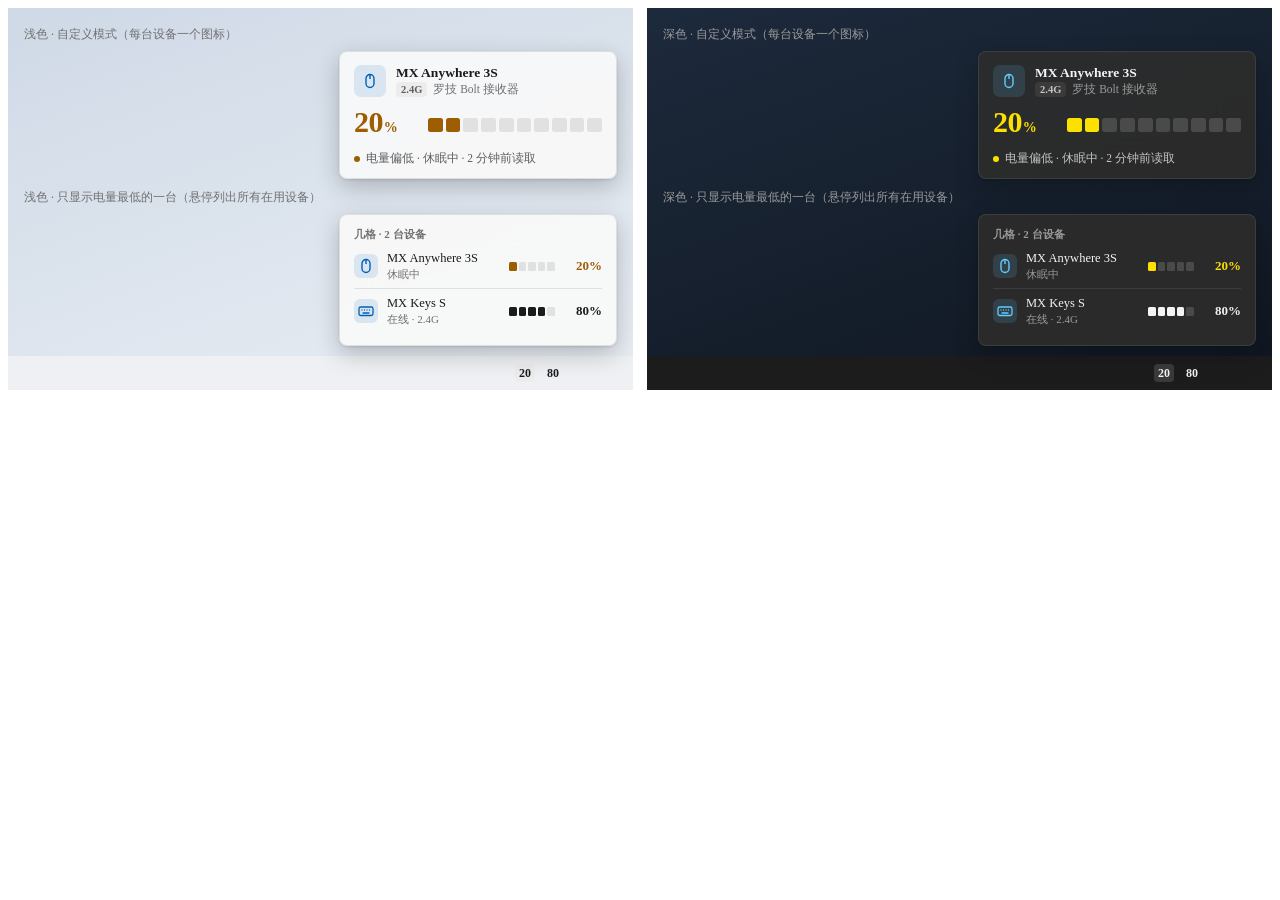
<file: design/mockups/hover-card.html>
<!doctype html>
<html><head><meta charset="utf-8">
<style>
.wrap{display:grid;grid-template-columns:1fr 1fr;gap:14px}
@media (max-width:560px){.wrap{grid-template-columns:1fr}}
.stage{border-radius:var(--radius);padding:18px 16px 0;display:flex;flex-direction:column;align-items:flex-end;gap:10px;overflow:hidden}
.light{background:linear-gradient(160deg,#cfd9e6,#e9eef4);
  --ink:#1b1b1b;--ink2:#5e5e5e;--ink3:#707070;--fly:rgba(249,249,249,.92);--stroke:rgba(0,0,0,.10);--chip:#ececec;--cell:#e1e1e1;
  --accent:#005fb8;--soft:rgba(0,95,184,.12);--warn:#9d5d00;--low:#c42b1c;--charge:#0f7b0f;--tb:#eef0f3}
.dark{background:linear-gradient(160deg,#1d2a3c,#0f1620);
  --ink:#f3f3f3;--ink2:#c5c5c5;--ink3:#9a9a9a;--fly:rgba(44,44,44,.94);--stroke:rgba(255,255,255,.09);--chip:#3a3a3a;--cell:#4a4a4a;
  --accent:#60cdff;--soft:rgba(96,205,255,.14);--warn:#fce100;--low:#ff99a4;--charge:#6ccb5f;--tb:#1c1c1c}
.cap{align-self:flex-start;font-size:12px;color:var(--ink3);margin-bottom:-2px}
.card{width:248px;background:var(--fly);color:var(--ink);border:1px solid var(--stroke);border-radius:8px;
  box-shadow:0 8px 24px rgba(0,0,0,.22),0 1px 3px rgba(0,0,0,.12);padding:12px 14px 12px;font-family:"Segoe UI Variable","Segoe UI",var(--font-sans);backdrop-filter:blur(20px)}
.top{display:flex;align-items:center;gap:10px}
.ico{width:32px;height:32px;border-radius:7px;background:var(--soft);color:var(--accent);display:grid;place-items:center;flex:none}
.name{font-size:13.5px;font-weight:600;line-height:18px}
.sub{font-size:11.5px;color:var(--ink3);display:flex;gap:6px;align-items:center}
.tag{font-size:10.5px;line-height:15px;padding:0 5px;border-radius:4px;background:var(--chip);color:var(--ink2);font-weight:600}
.mid{display:flex;align-items:center;gap:12px;margin-top:10px}
.big{font-size:30px;font-weight:600;line-height:30px;letter-spacing:-.02em;font-variant-numeric:tabular-nums;min-width:62px}
.big small{font-size:14px;font-weight:600;margin-left:1px}
.cells{display:flex;gap:3px;flex:1}
.cells i{flex:1;height:14px;border-radius:2.5px;background:var(--cell)}
.st{margin-top:8px;font-size:11.5px;color:var(--ink2);display:flex;align-items:center;gap:6px}
.dot{width:6px;height:6px;border-radius:50%}
.row{display:flex;align-items:center;gap:9px;padding:6px 0}
.row+.row{border-top:1px solid var(--stroke)}
.row .ico{width:24px;height:24px;border-radius:6px}
.row .n{font-size:12.5px;flex:1;line-height:16px}
.row .n span{display:block;font-size:11px;color:var(--ink3)}
.mini{display:flex;gap:2px;width:46px}.mini i{flex:1;height:9px;border-radius:1.5px;background:var(--cell)}
.pct{font-size:13px;font-weight:600;width:38px;text-align:right;font-variant-numeric:tabular-nums}
.tb{align-self:stretch;height:34px;background:var(--tb);margin:0 -16px;display:flex;justify-content:flex-end;align-items:center;gap:8px;padding-right:70px}
.tray{font:700 12px/1 "Segoe UI";color:var(--ink);padding:3px 4px;border-radius:4px}
.tray.on{background:var(--chip)}
.title{font-size:11px;color:var(--ink3);margin-bottom:2px;font-weight:600}
</style></head><body>
<div class="wrap" id="w"></div>
<script>
const mouse='<svg width="16" height="16" viewBox="0 0 16 16" fill="none" stroke="currentColor" stroke-width="1.4"><rect x="4" y="1.5" width="8" height="13" rx="4"/><path d="M8 1.5v4.5"/></svg>';
const kb='<svg width="16" height="16" viewBox="0 0 16 16" fill="none" stroke="currentColor" stroke-width="1.3"><rect x="1" y="4" width="14" height="8.5" rx="1.8"/><path d="M4 7h.01M6.5 7h.01M9 7h.01M11.5 7h.01M5 10h6" stroke-linecap="round"/></svg>';
function cells(p,c,n=10,cls="cells"){let h=`<div class="${cls}">`;const f=Math.round(p*n/100);for(let i=0;i<n;i++)h+=`<i style="${i<f?`background:${c}`:''}"></i>`;return h+'</div>'}
function single(theme){
  return `<div class="card">
   <div class="top"><div class="ico">${mouse}</div><div><div class="name">MX Anywhere 3S</div><div class="sub"><span class="tag">2.4G</span>罗技 Bolt 接收器</div></div></div>
   <div class="mid"><div class="big" style="color:var(--warn)">20<small>%</small></div>${cells(20,'var(--warn)')}</div>
   <div class="st"><span class="dot" style="background:var(--warn)"></span>电量偏低 · 休眠中 · 2 分钟前读取</div></div>`;
}
function list(){
  return `<div class="card"><div class="title">几格 · 2 台设备</div>
   <div class="row"><div class="ico">${mouse}</div><div class="n">MX Anywhere 3S<span>休眠中</span></div>${cells(20,'var(--warn)',5,'mini')}<div class="pct" style="color:var(--warn)">20%</div></div>
   <div class="row"><div class="ico">${kb}</div><div class="n">MX Keys S<span>在线 · 2.4G</span></div>${cells(80,'var(--ink)',5,'mini')}<div class="pct">80%</div></div></div>`;
}
const w=document.getElementById('w');
for(const t of ['light','dark']){
  const s=document.createElement('div');s.className='stage '+t;
  s.innerHTML=`<div class="cap">${t==='light'?'浅色':'深色'} · 自定义模式（每台设备一个图标）</div>${single(t)}
  <div class="cap">${t==='light'?'浅色':'深色'} · 只显示电量最低的一台（悬停列出所有在用设备）</div>${list()}
  <div class="tb"><span class="tray on">20</span><span class="tray">80</span></div>`;
  w.appendChild(s);
}
</script></body></html>
</file>
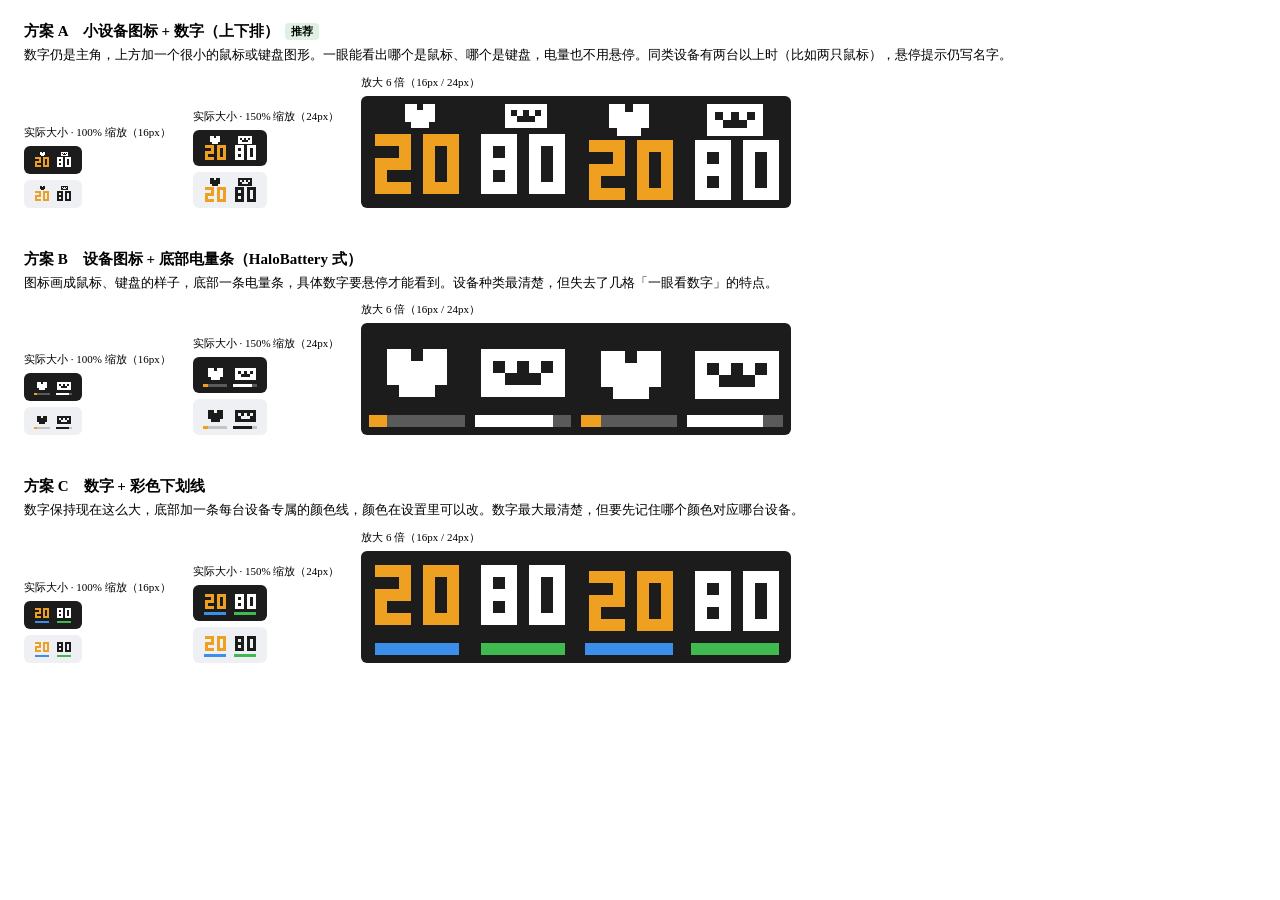
<file: design/mockups/tray-icon-kind.html>
<!doctype html>
<html><head><meta charset="utf-8">
<style>
  .grid{display:grid;grid-template-columns:1fr;gap:14px}
  .opt{border:1px solid var(--border);border-radius:var(--radius);padding:14px 16px;background:var(--card)}
  .opt h3{margin:0 0 4px;font-size:15px}
  .opt p{margin:0 0 10px;font-size:13px;color:var(--muted-foreground);line-height:1.5}
  .row{display:flex;gap:22px;align-items:flex-end;flex-wrap:wrap}
  .cell{display:flex;flex-direction:column;gap:6px;align-items:flex-start}
  .lab{font-size:11px;color:var(--muted-foreground)}
  .bar{display:flex;gap:6px;align-items:center;background:#1c1c1c;border-radius:6px;padding:6px 10px}
  .bar.light{background:#eef0f3}
  .zoom{display:flex;gap:10px;background:#1c1c1c;border-radius:6px;padding:8px}
  svg{display:block}
  .tag{display:inline-block;font-size:11px;padding:1px 6px;border-radius:4px;background:var(--success-surface, rgba(46,160,67,.15));color:var(--success);margin-left:6px;vertical-align:1px}
</style></head><body>
<div class="grid" id="root"></div>
<script>
const D={0:["###","#.#","#.#","#.#","###"],2:["###","..#","###","#..","###"],8:["###","#.#","###","#.#","###"],1:[".#.","##.",".#.",".#.","###"]};
const G={mouse:["##.##","#####","#####",".###."],keyboard:["#######","#.#.#.#","##...##","#######"]};
function px(bits,x0,y0,s,fill){let o="";bits.forEach((r,y)=>[...r].forEach((c,x)=>{if(c==="#")o+=`<rect x="${x0+x*s}" y="${y0+y*s}" width="${s}" height="${s}" fill="${fill}"/>`}));return o}
function digits(str,cx,y0,s,fill){const w=str.length*3*s+(str.length-1)*s;let x=Math.round(cx-w/2),o="";for(const ch of str){o+=px(D[ch],x,y0,s,fill);x+=4*s}return o}
function icon(opt,N,kind,pct,dark){
  const ink=dark?"#ffffff":"#1b1b1b", low="#f0a020", dim=dark?"#5a5a5a":"#c4c4c4";
  const col=pct<=20?low:ink, str=String(pct);
  const big=N>=24?3:2, gs=N>=24?2:1;
  let b="";
  if(opt==="A"){ // 上下排：小图标 + 数字
    const g=G[kind], gw=g[0].length*gs, gh=g.length*gs, dh=5*big;
    const top=Math.max(0,Math.floor((N-gh-dh-1)/2));
    b+=px(g,Math.round((N-gw)/2),top,gs,ink);
    b+=digits(str,N/2,top+gh+1,big,col);
  } else if(opt==="B"){ // 大图标 + 电量条
    const s=N>=24?3:2,g=G[kind],gw=g[0].length*s,gh=g.length*s;
    const gx=Math.round((N-gw)/2), sc=kind==="keyboard"?(N>=24?3:2):s;
    const kg=G[kind], kw=kg[0].length*sc, kh=kg.length*sc;
    b+=px(kg,Math.round((N-kw)/2),Math.round((N-3-kh)/2),sc,ink);
    const bh=N>=24?3:2, y=N-bh, fw=Math.round(N*pct/100);
    b+=`<rect x="0" y="${y}" width="${N}" height="${bh}" fill="${dim}"/><rect x="0" y="${y}" width="${fw}" height="${bh}" fill="${col}"/>`;
  } else { // C 数字 + 颜色下划线
    const dh=5*big, top=Math.floor((N-dh-3)/2);
    b+=digits(str,N/2,top,big,col);
    const uc=kind==="mouse"?"#3b8eea":"#3fb950", uh=N>=24?3:2;
    b+=`<rect x="1" y="${N-uh}" width="${N-2}" height="${uh}" fill="${uc}"/>`;
  }
  return b;
}
function svg(opt,N,kind,pct,dark,z){return `<svg width="${N*z}" height="${N*z}" viewBox="0 0 ${N} ${N}" shape-rendering="crispEdges">${icon(opt,N,kind,pct,dark)}</svg>`}
const opts=[
 ["A","小设备图标 + 数字（上下排）",true,"数字仍是主角，上方加一个很小的鼠标或键盘图形。一眼能看出哪个是鼠标、哪个是键盘，电量也不用悬停。同类设备有两台以上时（比如两只鼠标），悬停提示仍写名字。"],
 ["B","设备图标 + 底部电量条（HaloBattery 式）",false,"图标画成鼠标、键盘的样子，底部一条电量条，具体数字要悬停才能看到。设备种类最清楚，但失去了几格「一眼看数字」的特点。"],
 ["C","数字 + 彩色下划线",false,"数字保持现在这么大，底部加一条每台设备专属的颜色线，颜色在设置里可以改。数字最大最清楚，但要先记住哪个颜色对应哪台设备。"]
];
const root=document.getElementById("root");
for(const [k,t,rec,desc] of opts){
  const el=document.createElement("div");el.className="opt";
  let h=`<h3>方案 ${k}　${t}${rec?'<span class="tag">推荐</span>':''}</h3><p>${desc}</p><div class="row">`;
  for(const [N,lab] of [[16,"100% 缩放（16px）"],[24,"150% 缩放（24px）"]]){
    h+=`<div class="cell"><span class="lab">实际大小 · ${lab}</span><div class="bar">${svg(k,N,"mouse",20,true,1)}${svg(k,N,"keyboard",80,true,1)}</div><div class="bar light">${svg(k,N,"mouse",20,false,1)}${svg(k,N,"keyboard",80,false,1)}</div></div>`;
  }
  h+=`<div class="cell"><span class="lab">放大 6 倍（16px / 24px）</span><div class="zoom">${svg(k,16,"mouse",20,true,6)}${svg(k,16,"keyboard",80,true,6)}${svg(k,24,"mouse",20,true,4)}${svg(k,24,"keyboard",80,true,4)}</div></div>`;
  h+=`</div>`;el.innerHTML=h;root.appendChild(el);
}
</script></body></html>
</file>
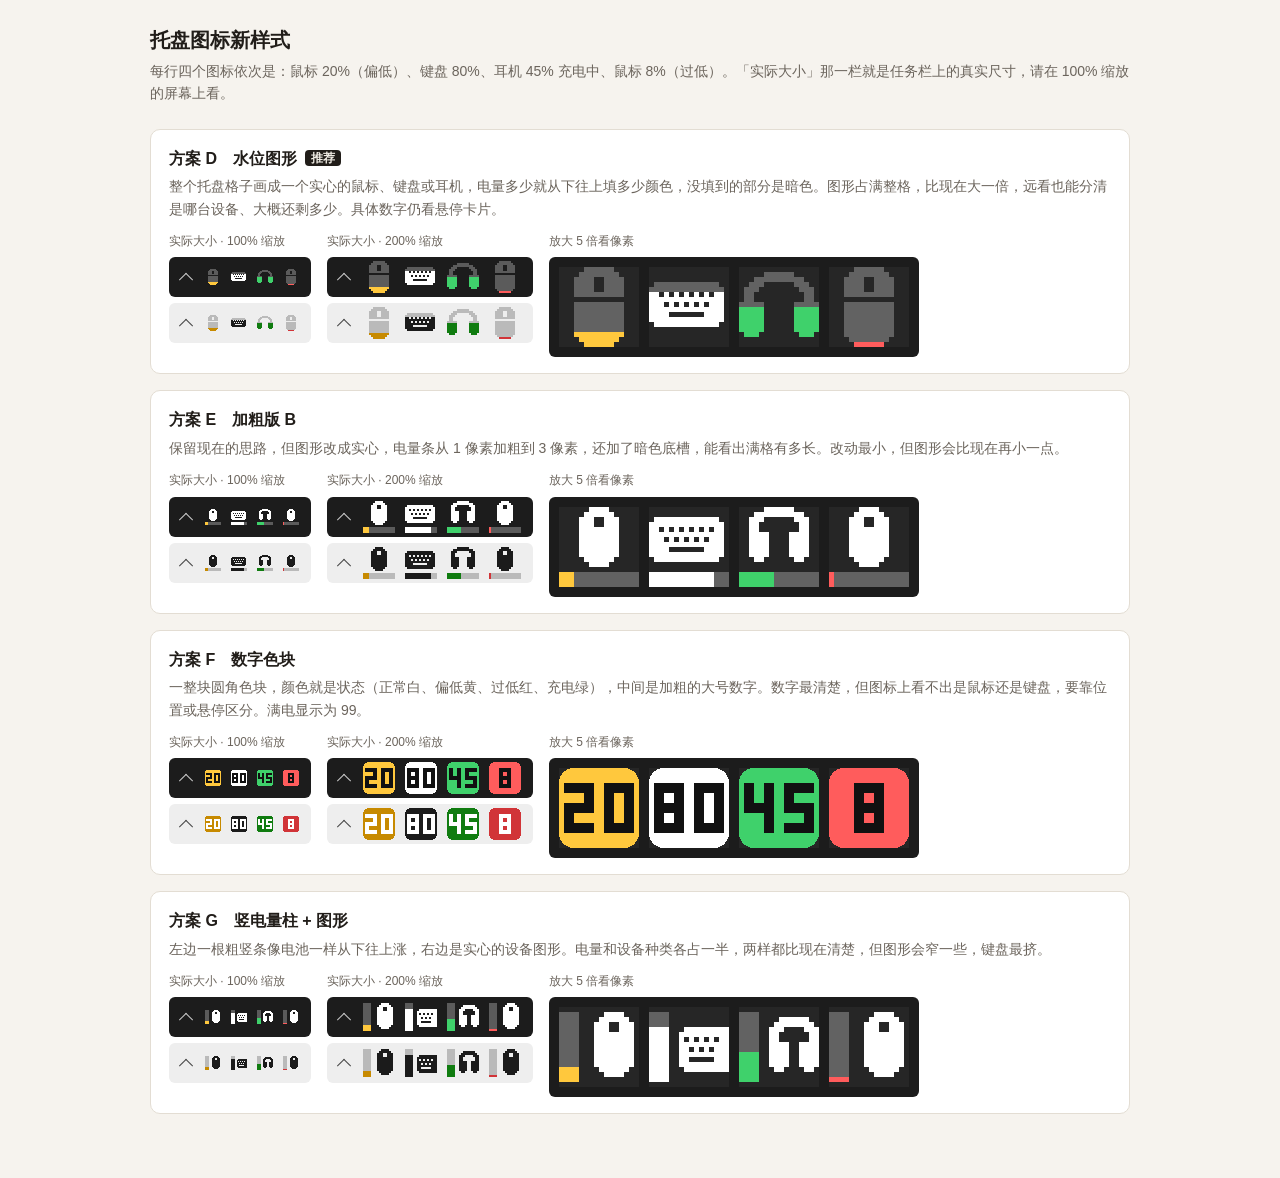
<file: design/mockups/tray-icon-v3.html>
<!doctype html>
<html lang="zh-CN"><head><meta charset="utf-8"><meta name="viewport" content="width=device-width,initial-scale=1">
<title>托盘图标新样式</title>
<style>
:root{--bg:#f6f3ee;--ink:#211d19;--muted:#6b645c;--card:#fff;--line:#e3ddd3}
@media (prefers-color-scheme:dark){:root{--bg:#1a1816;--ink:#f0ece4;--muted:#a59d93;--card:#24211e;--line:#38332e}}
*{box-sizing:border-box}
body{margin:0;background:var(--bg);color:var(--ink);font:14px/1.6 "Segoe UI Variable","Segoe UI","PingFang SC",sans-serif;padding:24px 16px 48px}
main{max-width:980px;margin:0 auto}
h1{font-size:20px;margin:0 0 4px}
.sub{color:var(--muted);margin:0 0 24px}
.opt{background:var(--card);border:1px solid var(--line);border-radius:10px;padding:16px 18px;margin-bottom:16px}
.opt h3{margin:0 0 4px;font-size:16px}
.opt p{margin:0 0 12px;color:var(--muted)}
.tag{font-size:12px;background:#211d19;color:#f0ece4;border-radius:4px;padding:1px 6px;margin-left:8px;vertical-align:2px}
@media (prefers-color-scheme:dark){.tag{background:#f0ece4;color:#211d19}}
.row{display:flex;flex-wrap:wrap;gap:16px;align-items:flex-start}
.cell{display:flex;flex-direction:column;gap:6px}
.lab{font-size:12px;color:var(--muted)}
.bar{display:flex;align-items:center;gap:10px;padding:0 12px;height:40px;background:#1c1c1c;border-radius:6px}
.bar.light{background:#eeeeee}
.bar .chev{width:10px;height:10px;border-left:1.5px solid #ccc;border-top:1.5px solid #ccc;transform:rotate(45deg) translate(2px,2px);margin-right:4px}
.bar.light .chev{border-color:#444}
.zoom{display:flex;gap:10px;flex-wrap:wrap;padding:10px;background:#1c1c1c;border-radius:6px}
.zoom svg{background:#262626}
.legend{font-size:12px;color:var(--muted);margin-top:8px}
svg{display:block}
</style></head><body><main>
<h1>托盘图标新样式</h1>
<p class="sub">每行四个图标依次是：鼠标 20%（偏低）、键盘 80%、耳机 45% 充电中、鼠标 8%（过低）。「实际大小」那一栏就是任务栏上的真实尺寸，请在 100% 缩放的屏幕上看。</p>
<div id="root"></div>
</main>
<script>
// 16×16 像素位图，X 为实心像素
const BIG={
 mouse:[".....XXXXXX.....","....XXXXXXXX....","...XXXX..XXXX...","...XXXX..XXXX...","...XXXX..XXXX...","...XXXXXXXXXX...","...............","...XXXXXXXXXX...","...XXXXXXXXXX...","...XXXXXXXXXX...","...XXXXXXXXXX...","...XXXXXXXXXX...","...XXXXXXXXXX...","...XXXXXXXXXX...","....XXXXXXXX....",".....XXXXXX....."],
 keyboard:["","","",".XXXXXXXXXXXXX..","XXXXXXXXXXXXXXX.","XX.X.X.X.X.X.XX.","XXXXXXXXXXXXXXX.","XXX.X.X.X.X.XXX.","XXXXXXXXXXXXXXX.","XXXX.......XXXX.","XXXXXXXXXXXXXXX.",".XXXXXXXXXXXXX..","","","",""],
 headset:["",".....XXXXXX.....","...XXXXXXXXXX...","..XXX......XXX..",".XXX........XXX.",".XX..........XX.",".XX..........XX.","XXXXX......XXXXX","XXXXX......XXXXX","XXXXX......XXXXX","XXXXX......XXXXX","XXXXX......XXXXX","XXXXX......XXXXX",".XXX........XXX.","",""]
};
const SMALL={ // 给方案 E 用，高度 ≤ 12
 mouse:["......XXXX......",".....XXXXXX.....","....XXX..XXX....","....XXX..XXX....","....XXXXXXXX....","....XXXXXXXX....","....XXXXXXXX....","....XXXXXXXX....","....XXXXXXXX....","....XXXXXXXX....",".....XXXXXX.....","......XXXX......"],
 keyboard:["","",".XXXXXXXXXXXXX..","XXXXXXXXXXXXXXX.","XX.X.X.X.X.X.XX.","XXXXXXXXXXXXXXX.","XXX.X.X.X.X.XXX.","XXXXXXXXXXXXXXX.","XXXX.......XXXX.","XXXXXXXXXXXXXXX.",".XXXXXXXXXXXXX..",""],
 headset:[".....XXXXXX.....","...XXXXXXXXXX...","..XXX......XXX..","..XX........XX..","..XX........XX..","..XXXX....XXXX..","..XXXX....XXXX..","..XXXX....XXXX..","..XXXX....XXXX..","..XXXX....XXXX..","...XX......XX...",""]
};
const DIG={"0":["XXX","X.X","X.X","X.X","XXX"],"1":[".X.","XX.",".X.",".X.","XXX"],"2":["XXX","..X","XXX","X..","XXX"],"3":["XXX","..X","XXX","..X","XXX"],"4":["X.X","X.X","XXX","..X","..X"],"5":["XXX","X..","XXX","..X","XXX"],"6":["XXX","X..","XXX","X.X","XXX"],"7":["XXX","..X","..X","..X","..X"],"8":["XXX","X.X","XXX","X.X","XXX"],"9":["XXX","X.X","XXX","..X","XXX"]};

function pal(dark){return dark
 ?{fg:"#ffffff",dim:"rgba(255,255,255,.28)",low:"#ffc83d",crit:"#ff5c5c",chg:"#3fd16b",tileInk:"#111"}
 :{fg:"#1b1b1b",dim:"rgba(0,0,0,.22)",low:"#c78a00",crit:"#d13438",chg:"#107c10",tileInk:"#fff"};}
function stateColor(p,d){const c=pal(d);if(d===undefined)return c.fg;return p.chg?c.chg:p.pct<10?c.crit:p.pct<25?c.low:c.fg;}
function px(x,y,fill,s=1){return `<rect x="${x}" y="${y}" width="${s}" height="${s}" fill="${fill}"/>`}
function rows(bm){let top=-1,bot=-1;bm.forEach((r,i)=>{if(r.includes("X")){if(top<0)top=i;bot=i}});return [top,bot]}

// D 水位图形：整个设备图形就是电量计，从下往上填色
function D(p,dark){const c=pal(dark),bm=BIG[p.kind],[t,b]=rows(bm),h=b-t+1;
 const filled=Math.round(p.pct/100*h),line=b-filled+1,col=stateColor(p,dark);let s="";
 bm.forEach((r,y)=>{for(let x=0;x<r.length;x++)if(r[x]==="X")s+=px(x,y,y>=line?col:c.dim)});return s;}

// E 加粗版：实心图形 + 3px 粗电量条（带底槽）
function E(p,dark){const c=pal(dark),bm=SMALL[p.kind];let s="";
 bm.forEach((r,y)=>{for(let x=0;x<r.length;x++)if(r[x]==="X")s+=px(x,y,c.fg)});
 s+=`<rect x="0" y="13" width="16" height="3" fill="${c.dim}"/>`;
 const w=Math.max(p.pct>0?1:0,Math.round(p.pct/100*16));
 s+=`<rect x="0" y="13" width="${w}" height="3" fill="${stateColor(p,dark)}"/>`;return s;}

// F 数字色块：整块圆角底色表示状态，里面是加粗大数字；设备种类看左上角缺口形状
function F(p,dark){const c=pal(dark),col=stateColor(p,dark);
 let s=`<rect x="0" y="0" width="16" height="16" rx="3" fill="${col}"/>`;
 const str=String(Math.min(p.pct,99)),sc=2,w=str.length*3*sc+(str.length-1)*2,x0=Math.floor((16-w)/2),y0=3;
 [...str].forEach((ch,i)=>DIG[ch].forEach((r,y)=>{for(let x=0;x<3;x++)if(r[x]==="X")s+=px(x0+i*(3*sc+2)+x*sc,y0+y*sc,c.tileInk,sc)}));
 return s;}

// G 竖电量柱 + 设备图形：左边一根粗竖条从下往上涨，右边是设备
function G(p,dark){const c=pal(dark);let s="";
 s+=`<rect x="0" y="1" width="4" height="14" fill="${c.dim}"/>`;
 const h=Math.max(p.pct>0?1:0,Math.round(p.pct/100*14));
 s+=`<rect x="0" y="${15-h}" width="4" height="${h}" fill="${stateColor(p,dark)}"/>`;
 const NARROW={
  mouse:["","...XXXX...","..XXXXXX..",".XXX..XXX.",".XXX..XXX.",".XXXXXXXX.",".XXXXXXXX.",".XXXXXXXX.",".XXXXXXXX.",".XXXXXXXX.",".XXXXXXXX.",".XXXXXXXX.","..XXXXXX..","...XXXX...","",""],
  keyboard:["","","","",".XXXXXXXXX","XXXXXXXXXX","X.X.X.X.XX","XXXXXXXXXX","XX.X.X.XXX","XXXXXXXXXX","XX.....XXX","XXXXXXXXXX",".XXXXXXXXX","","",""],
  headset:["","","..XXXXXX..",".XXXXXXXX.","XXX....XXX","XX......XX","XX......XX","XXXX..XXXX","XXXX..XXXX","XXXX..XXXX","XXXX..XXXX","XXXX..XXXX",".XX....XX.","","",""]};
 NARROW[p.kind].forEach((r,y)=>{for(let x=0;x<r.length;x++)if(r[x]==="X")s+=px(6+x,y,c.fg)});return s;}

const samples=[{kind:"mouse",pct:20},{kind:"keyboard",pct:80},{kind:"headset",pct:45,chg:true},{kind:"mouse",pct:8}];
function svg(fn,p,dark,z){return `<svg width="${16*z}" height="${16*z}" viewBox="0 0 16 16" shape-rendering="crispEdges">${fn(p,dark)}</svg>`}
const opts=[
 ["D","水位图形",true,D,"整个托盘格子画成一个实心的鼠标、键盘或耳机，电量多少就从下往上填多少颜色，没填到的部分是暗色。图形占满整格，比现在大一倍，远看也能分清是哪台设备、大概还剩多少。具体数字仍看悬停卡片。"],
 ["E","加粗版 B",false,E,"保留现在的思路，但图形改成实心，电量条从 1 像素加粗到 3 像素，还加了暗色底槽，能看出满格有多长。改动最小，但图形会比现在再小一点。"],
 ["F","数字色块",false,F,"一整块圆角色块，颜色就是状态（正常白、偏低黄、过低红、充电绿），中间是加粗的大号数字。数字最清楚，但图标上看不出是鼠标还是键盘，要靠位置或悬停区分。满电显示为 99。"],
 ["G","竖电量柱 + 图形",false,G,"左边一根粗竖条像电池一样从下往上涨，右边是实心的设备图形。电量和设备种类各占一半，两样都比现在清楚，但图形会窄一些，键盘最挤。"]
];
const root=document.getElementById("root");
for(const [k,t,rec,fn,desc] of opts){
 const el=document.createElement("div");el.className="opt";
 let h=`<h3>方案 ${k}　${t}${rec?'<span class="tag">推荐</span>':''}</h3><p>${desc}</p><div class="row">`;
 for(const [z,lab] of [[1,"实际大小 · 100% 缩放"],[2,"实际大小 · 200% 缩放"]]){
  h+=`<div class="cell"><span class="lab">${lab}</span><div class="bar"><span class="chev"></span>${samples.map(p=>svg(fn,p,true,z)).join("")}</div><div class="bar light"><span class="chev"></span>${samples.map(p=>svg(fn,p,false,z)).join("")}</div></div>`;
 }
 h+=`<div class="cell"><span class="lab">放大 5 倍看像素</span><div class="zoom">${samples.map(p=>svg(fn,p,true,5)).join("")}</div></div></div>`;
 el.innerHTML=h;root.appendChild(el);
}
</script></body></html>
</file>
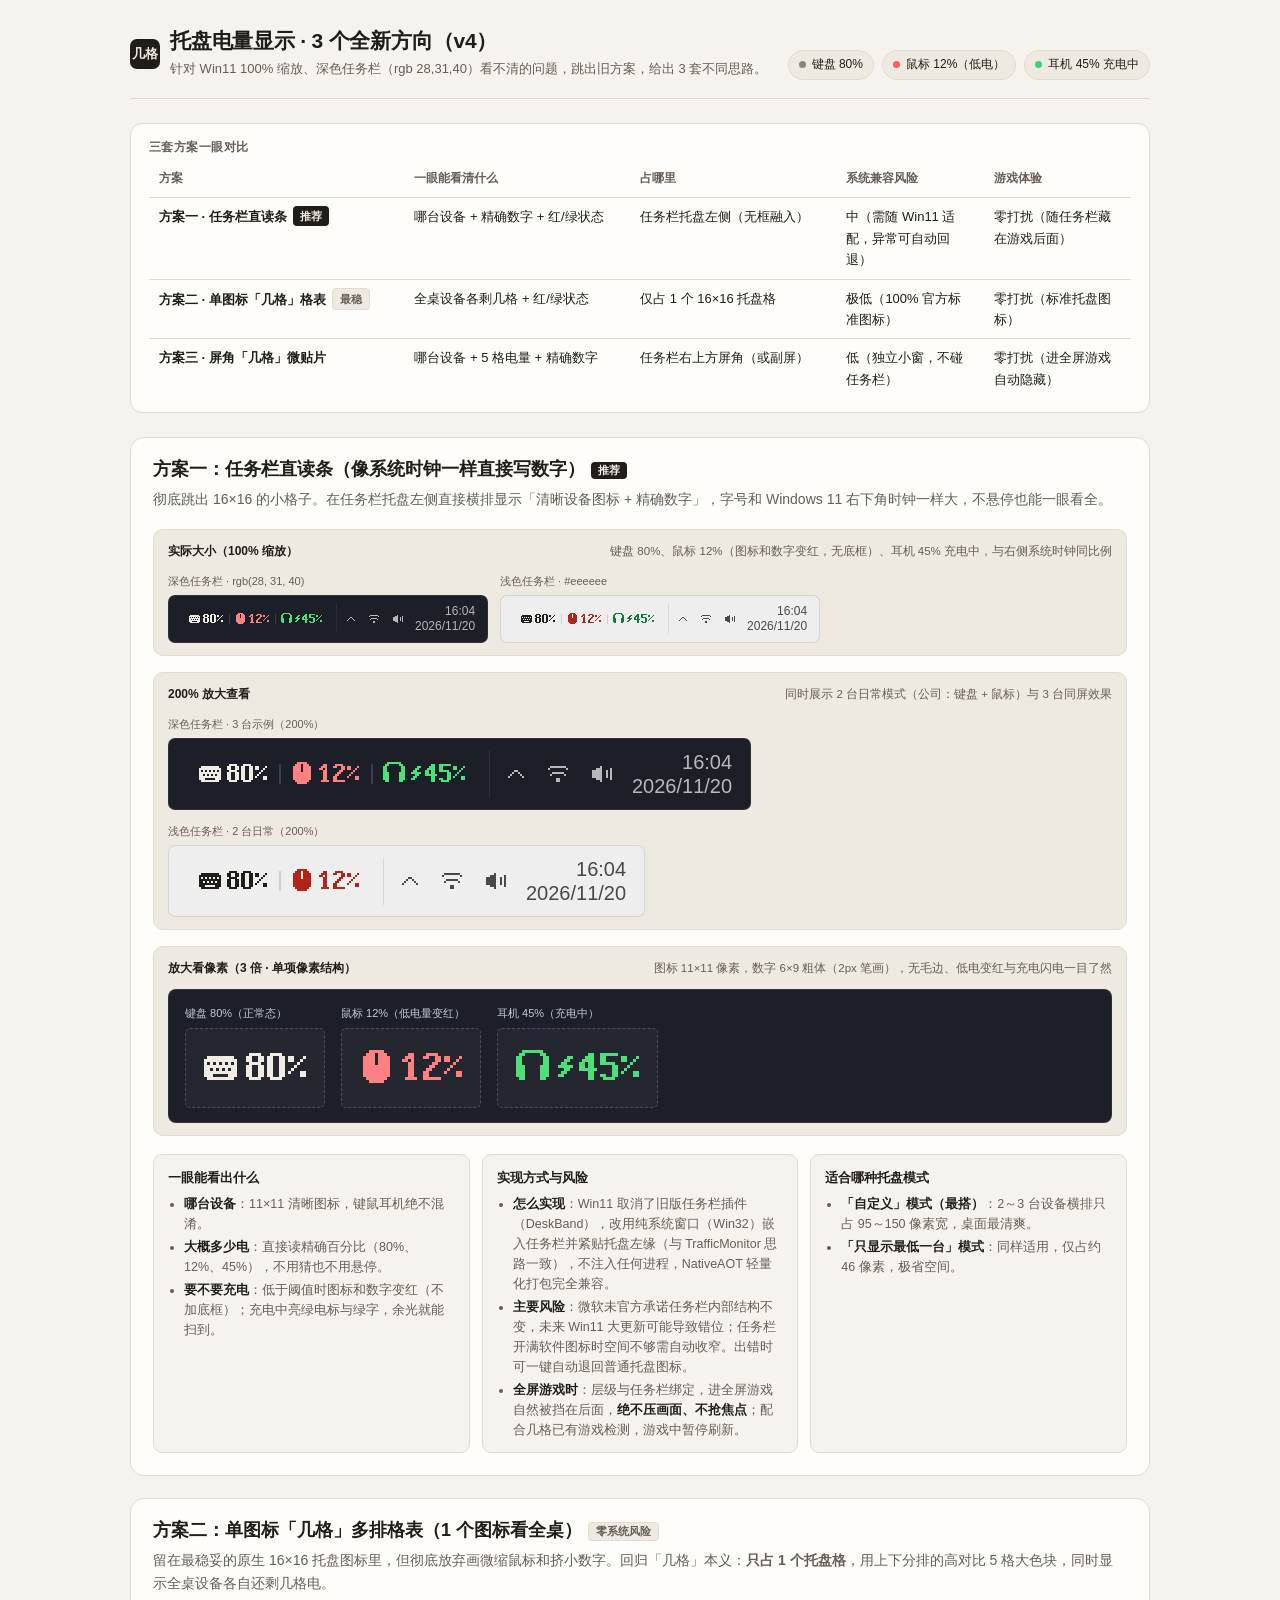
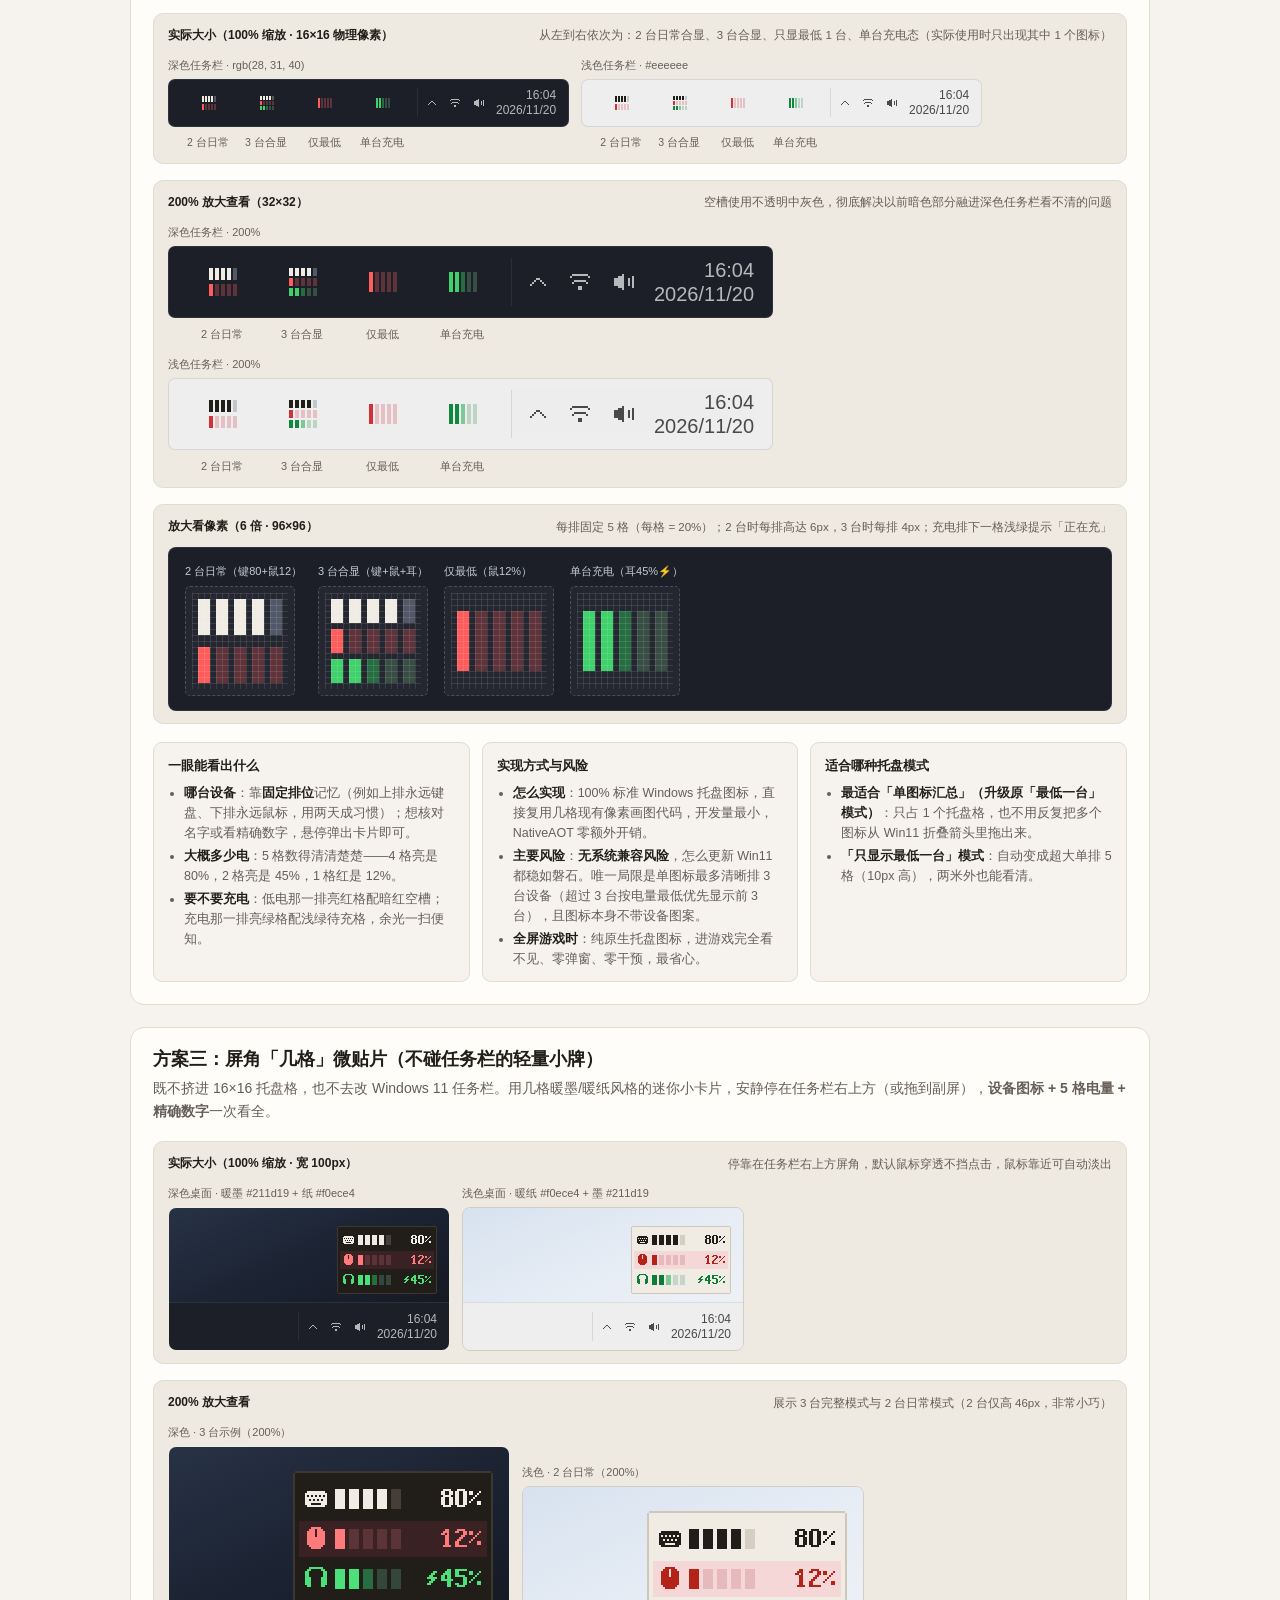
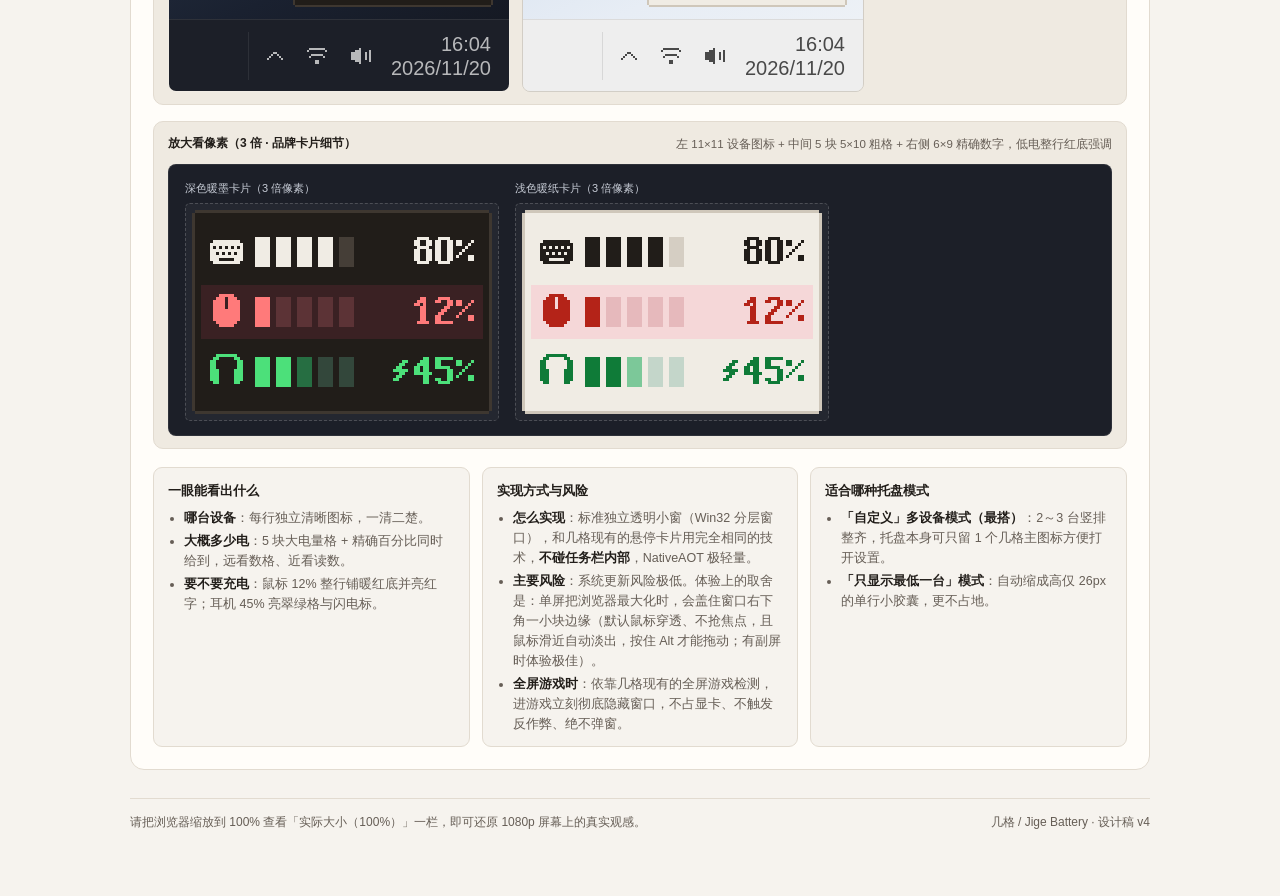
<file: design/mockups/tray-v4-antigravity.html>
<!doctype html>
<html lang="zh-CN">
<head>
<meta charset="utf-8">
<meta name="viewport" content="width=device-width,initial-scale=1">
<title>几格 · 托盘电量显示新方案（v4）</title>
<style>
  :root {
    --paper: #f0ece4;
    --bg: #f6f3ee;
    --ink: #211d19;
    --muted: #665e56;
    --card: #fffdf9;
    --line: #e2dbd0;
    --soft: #efeae1;
    --accent-bg: #211d19;
    --accent-fg: #f0ece4;
    --ok: #1b7f46;
    --warn: #b54708;
    --risk: #b42318;
    --tb-dark: rgb(28, 31, 40);
    --tb-light: #eeeeee;
  }
  @media (prefers-color-scheme: dark) {
    :root {
      --bg: #171513;
      --ink: #f0ece4;
      --muted: #a89f94;
      --card: #211d19;
      --line: #36302a;
      --soft: #2a2520;
      --accent-bg: #f0ece4;
      --accent-fg: #211d19;
      --ok: #5cd68d;
      --warn: #f7b955;
      --risk: #ff7b7b;
    }
  }
  * { box-sizing: border-box; }
  body {
    margin: 0;
    background: var(--bg);
    color: var(--ink);
    font: 14px/1.65 "Segoe UI Variable", "Segoe UI", "PingFang SC", "Microsoft YaHei", sans-serif;
    padding: 28px 18px 64px;
    -webkit-font-smoothing: antialiased;
  }
  main { max-width: 1020px; margin: 0 auto; }

  header {
    display: flex;
    justify-content: space-between;
    align-items: flex-end;
    flex-wrap: wrap;
    gap: 12px;
    padding-bottom: 18px;
    margin-bottom: 24px;
    border-bottom: 1px solid var(--line);
  }
  .brand {
    display: flex;
    align-items: center;
    gap: 10px;
  }
  .brand-mark {
    width: 30px;
    height: 30px;
    border-radius: 7px;
    background: var(--ink);
    color: var(--paper);
    display: grid;
    place-items: center;
    font-weight: 700;
    font-size: 13px;
    letter-spacing: -0.02em;
    flex: none;
  }
  @media (prefers-color-scheme: dark) {
    .brand-mark { background: var(--paper); color: #211d19; }
  }
  h1 { margin: 0; font-size: 21px; letter-spacing: -0.01em; line-height: 1.25; }
  .sub { margin: 4px 0 0; color: var(--muted); font-size: 13px; }
  .sample-bar {
    display: flex;
    flex-wrap: wrap;
    gap: 8px;
    font-size: 12px;
  }
  .chip {
    display: inline-flex;
    align-items: center;
    gap: 6px;
    padding: 4px 10px;
    border-radius: 999px;
    background: var(--soft);
    border: 1px solid var(--line);
    color: var(--ink);
    font-variant-numeric: tabular-nums;
  }
  .dot { width: 7px; height: 7px; border-radius: 50%; flex: none; }
  .dot.ok { background: #8c857b; }
  .dot.low { background: #ff5c5c; }
  .dot.chg { background: #3fd16b; }

  .summary-table-wrap {
    background: var(--card);
    border: 1px solid var(--line);
    border-radius: 12px;
    padding: 14px 18px;
    margin-bottom: 24px;
    overflow-x: auto;
  }
  .summary-title {
    font-size: 12px;
    font-weight: 600;
    color: var(--muted);
    margin: 0 0 10px;
    letter-spacing: 0.04em;
  }
  table {
    width: 100%;
    border-collapse: collapse;
    font-size: 13px;
    min-width: 620px;
  }
  th, td {
    text-align: left;
    padding: 8px 10px;
    border-top: 1px solid var(--line);
    vertical-align: top;
  }
  thead th {
    border-top: none;
    color: var(--muted);
    font-weight: 600;
    font-size: 12px;
    padding-top: 2px;
  }
  .badge {
    display: inline-block;
    font-size: 11px;
    font-weight: 600;
    padding: 1px 7px;
    border-radius: 4px;
    background: var(--accent-bg);
    color: var(--accent-fg);
    margin-left: 6px;
    vertical-align: 1px;
    white-space: nowrap;
  }
  .badge.soft {
    background: var(--soft);
    color: var(--muted);
    border: 1px solid var(--line);
  }

  .proposal {
    background: var(--card);
    border: 1px solid var(--line);
    border-radius: 14px;
    padding: 20px 22px 22px;
    margin-bottom: 22px;
  }
  .proposal-head {
    display: flex;
    justify-content: space-between;
    align-items: baseline;
    flex-wrap: wrap;
    gap: 8px;
    margin-bottom: 6px;
  }
  .proposal h2 {
    margin: 0;
    font-size: 18px;
    line-height: 1.3;
  }
  .proposal-lead {
    margin: 0 0 18px;
    color: var(--muted);
    font-size: 14px;
  }

  /* Visual stage */
  .stage-grid {
    display: flex;
    flex-direction: column;
    gap: 16px;
    margin-bottom: 18px;
  }
  .scale-block {
    background: var(--soft);
    border: 1px solid var(--line);
    border-radius: 10px;
    padding: 12px 14px;
  }
  .scale-head {
    display: flex;
    justify-content: space-between;
    align-items: center;
    gap: 8px;
    margin-bottom: 10px;
    flex-wrap: wrap;
  }
  .scale-label {
    font-size: 12px;
    font-weight: 600;
    color: var(--ink);
  }
  .scale-hint {
    font-size: 11.5px;
    color: var(--muted);
  }
  .theme-pair {
    display: flex;
    flex-wrap: wrap;
    gap: 12px;
    align-items: flex-end;
  }
  .theme-col {
    display: flex;
    flex-direction: column;
    gap: 5px;
    min-width: 0;
  }
  .theme-tag {
    font-size: 11px;
    color: var(--muted);
  }

  /* Simulated Windows 11 Taskbar */
  .taskbar {
    display: inline-flex;
    align-items: center;
    justify-content: flex-end;
    gap: 10px;
    height: 48px;
    padding: 0 12px 0 16px;
    background: var(--tb-dark);
    border-radius: 7px;
    border: 1px solid rgba(255, 255, 255, 0.08);
    overflow-x: auto;
    max-width: 100%;
  }
  .taskbar.light {
    background: var(--tb-light);
    border-color: rgba(0, 0, 0, 0.1);
  }
  .taskbar.scale-2x {
    height: 72px;
    padding: 0 18px 0 22px;
    gap: 16px;
  }

  /* Tray icons group */
  .tray-group {
    display: inline-flex;
    align-items: center;
    gap: 10px;
  }
  .taskbar.scale-2x .tray-group { gap: 16px; }
  .p2-slot {
    width: 48px;
    display: inline-flex;
    justify-content: center;
    align-items: center;
  }
  .taskbar.scale-2x .p2-slot { width: 64px; }
  .p2-legend {
    display: flex;
    gap: 10px;
    padding-left: 16px;
    margin-top: 2px;
  }
  .p2-legend.scale-2x {
    gap: 16px;
    padding-left: 22px;
  }
  .p2-legend span {
    width: 48px;
    text-align: center;
    font-size: 10.5px;
    color: var(--muted);
    white-space: nowrap;
  }
  .p2-legend.scale-2x span { width: 64px; font-size: 11px; }

  .sys-right {
    display: inline-flex;
    align-items: center;
    gap: 10px;
    opacity: 0.72;
    padding-left: 8px;
    border-left: 1px solid rgba(255, 255, 255, 0.1);
    flex: none;
  }
  .taskbar.light .sys-right {
    border-left-color: rgba(0, 0, 0, 0.12);
    opacity: 0.78;
  }
  .taskbar.scale-2x .sys-right {
    gap: 16px;
    padding-left: 14px;
  }
  .sys-clock {
    font-family: "Segoe UI Variable", "Segoe UI", sans-serif;
    font-size: 12px;
    line-height: 1.2;
    text-align: right;
    color: #f3f3f3;
    font-variant-numeric: tabular-nums;
    user-select: none;
  }
  .taskbar.light .sys-clock { color: #1b1b1b; }
  .taskbar.scale-2x .sys-clock { font-size: 20px; }

  /* Desktop corner mockup for Proposal 3 */
  .desktop-scene {
    display: inline-flex;
    flex-direction: column;
    align-items: flex-end;
    border-radius: 8px;
    overflow: hidden;
    border: 1px solid rgba(255, 255, 255, 0.1);
    max-width: 100%;
  }
  .desktop-scene.light {
    border-color: rgba(0, 0, 0, 0.12);
  }
  .wallpaper {
    width: 100%;
    min-width: 280px;
    padding: 18px 12px 8px 28px;
    display: flex;
    justify-content: flex-end;
    align-items: flex-end;
    background: linear-gradient(155deg, #273245 0%, #1a2130 60%, #151923 100%);
  }
  .desktop-scene.light .wallpaper {
    background: linear-gradient(155deg, #d7e2ef 0%, #e7edf5 60%, #edf1f6 100%);
  }
  .desktop-scene.scale-2x .wallpaper {
    padding: 24px 16px 12px 32px;
    min-width: 340px;
  }
  .desktop-scene .taskbar {
    width: 100%;
    border-radius: 0;
    border: none;
    border-top: 1px solid rgba(255, 255, 255, 0.08);
  }
  .desktop-scene.light .taskbar {
    border-top-color: rgba(0, 0, 0, 0.08);
  }

  /* Zoom pixel inspection box */
  .zoom-box {
    display: flex;
    flex-wrap: wrap;
    gap: 16px;
    align-items: flex-start;
    background: var(--tb-dark);
    border-radius: 8px;
    padding: 14px 16px;
    border: 1px solid rgba(255, 255, 255, 0.08);
  }
  .zoom-box.light {
    background: var(--tb-light);
    border-color: rgba(0, 0, 0, 0.1);
  }
  .zoom-item {
    display: flex;
    flex-direction: column;
    gap: 6px;
    align-items: flex-start;
  }
  .zoom-cap {
    font-size: 11px;
    color: #c7ccd6;
  }
  .zoom-box.light .zoom-cap { color: #555; }
  .zoom-frame {
    padding: 6px;
    background: rgba(255, 255, 255, 0.04);
    border: 1px dashed rgba(255, 255, 255, 0.18);
    border-radius: 5px;
  }
  .zoom-box.light .zoom-frame {
    background: rgba(0, 0, 0, 0.03);
    border-color: rgba(0, 0, 0, 0.18);
  }
  .mode-pills {
    display: flex;
    flex-wrap: wrap;
    gap: 14px;
    align-items: center;
  }
  .mini-unit {
    display: inline-flex;
    flex-direction: column;
    align-items: center;
    gap: 4px;
  }
  .mini-cap {
    font-size: 10.5px;
    color: #aeb5c4;
    white-space: nowrap;
  }
  .taskbar.light .mini-cap { color: #666; }

  /* Info cards inside each proposal */
  .info-grid {
    display: grid;
    grid-template-columns: repeat(3, 1fr);
    gap: 12px;
  }
  @media (max-width: 780px) {
    .info-grid { grid-template-columns: 1fr; }
  }
  .info-box {
    background: var(--bg);
    border: 1px solid var(--line);
    border-radius: 9px;
    padding: 12px 14px;
  }
  .info-box h3 {
    margin: 0 0 6px;
    font-size: 13px;
    font-weight: 700;
    color: var(--ink);
  }
  .info-box ul {
    margin: 0;
    padding-left: 16px;
    font-size: 12.5px;
    color: var(--muted);
    line-height: 1.6;
  }
  .info-box li + li { margin-top: 3px; }
  .info-box strong { color: var(--ink); font-weight: 600; }

  svg { display: block; image-rendering: pixelated; }

  footer {
    margin-top: 28px;
    padding-top: 14px;
    border-top: 1px solid var(--line);
    font-size: 12px;
    color: var(--muted);
    display: flex;
    justify-content: space-between;
    flex-wrap: wrap;
    gap: 8px;
  }
</style>
</head>
<body>
<main>
  <header>
    <div>
      <div class="brand">
        <div class="brand-mark">几格</div>
        <div>
          <h1>托盘电量显示 · 3 个全新方向（v4）</h1>
          <p class="sub">针对 Win11 100% 缩放、深色任务栏（rgb 28,31,40）看不清的问题，跳出旧方案，给出 3 套不同思路。</p>
        </div>
      </div>
    </div>
    <div class="sample-bar">
      <span class="chip"><span class="dot ok"></span>键盘 80%</span>
      <span class="chip"><span class="dot low"></span>鼠标 12%（低电）</span>
      <span class="chip"><span class="dot chg"></span>耳机 45% 充电中</span>
    </div>
  </header>

  <section class="summary-table-wrap">
    <p class="summary-title">三套方案一眼对比</p>
    <table>
      <thead>
        <tr>
          <th style="width:26%">方案</th>
          <th style="width:23%">一眼能看清什么</th>
          <th style="width:21%">占哪里</th>
          <th style="width:15%">系统兼容风险</th>
          <th style="width:15%">游戏体验</th>
        </tr>
      </thead>
      <tbody>
        <tr>
          <td><strong>方案一 · 任务栏直读条</strong><span class="badge">推荐</span></td>
          <td>哪台设备 + 精确数字 + 红/绿状态</td>
          <td>任务栏托盘左侧（无框融入）</td>
          <td>中（需随 Win11 适配，异常可自动回退）</td>
          <td>零打扰（随任务栏藏在游戏后面）</td>
        </tr>
        <tr>
          <td><strong>方案二 · 单图标「几格」格表</strong><span class="badge soft">最稳</span></td>
          <td>全桌设备各剩几格 + 红/绿状态</td>
          <td>仅占 1 个 16×16 托盘格</td>
          <td>极低（100% 官方标准图标）</td>
          <td>零打扰（标准托盘图标）</td>
        </tr>
        <tr>
          <td><strong>方案三 · 屏角「几格」微贴片</strong></td>
          <td>哪台设备 + 5 格电量 + 精确数字</td>
          <td>任务栏右上方屏角（或副屏）</td>
          <td>低（独立小窗，不碰任务栏）</td>
          <td>零打扰（进全屏游戏自动隐藏）</td>
        </tr>
      </tbody>
    </table>
  </section>

  <div id="proposals"></div>

  <footer>
    <span>请把浏览器缩放到 100% 查看「实际大小（100%）」一栏，即可还原 1080p 屏幕上的真实观感。</span>
    <span>几格 / Jige Battery · 设计稿 v4</span>
  </footer>
</main>

<script>
// ===== 像素位图字库（全部按真实整数像素绘制，crispEdges 渲染）=====
// 11x11 设备图形
const ICONS = {
  keyboard: [
    "...........",
    "...........",
    ".XXXXXXXXX.",
    "XXXXXXXXXXX",
    "X.X.X.X.X.X",
    "XXXXXXXXXXX",
    "XX.X.X.X.XX",
    "XXXXXXXXXXX",
    "XXX.....XXX",
    ".XXXXXXXXX.",
    "..........."
  ],
  mouse: [
    "...XXXXX...",
    "..XXX.XXX..",
    ".XXXX.XXXX.",
    ".XXXX.XXXX.",
    ".XXXX.XXXX.",
    ".XXXXXXXXX.",
    ".XXXXXXXXX.",
    ".XXXXXXXXX.",
    ".XXXXXXXXX.",
    "..XXXXXXX..",
    "...XXXXX..."
  ],
  headset: [
    "..XXXXXXX..",
    ".XX.....XX.",
    "XX.......XX",
    "XX.......XX",
    "XX.......XX",
    "XXX.....XXX",
    "XXX.....XXX",
    "XXX.....XXX",
    "XXX.....XXX",
    ".XX.....XX.",
    "..........."
  ]
};

// 5x7 充电闪电
const BOLT = [
  "...XX",
  "..XX.",
  ".XX..",
  "XXXXX",
  "..XX.",
  ".XX..",
  "XX..."
];

// 6x9 清晰加粗像素数字（对齐 Win11 任务栏 12px 时钟字高）
const DIG69 = {
  "0": [".XXXX.", "XX..XX", "XX..XX", "XX..XX", "XX..XX", "XX..XX", "XX..XX", "XX..XX", ".XXXX."],
  "1": ["..XX..", ".XXX..", "XX.X..", "..XX..", "..XX..", "..XX..", "..XX..", "..XX..", ".XXXX."],
  "2": [".XXXX.", "XX..XX", "....XX", "...XX.", "..XX..", ".XX...", "XX....", "XX....", "XXXXXX"],
  "3": [".XXXX.", "XX..XX", "....XX", "..XXX.", "....XX", "....XX", "....XX", "XX..XX", ".XXXX."],
  "4": ["...XX.", "..XXX.", ".XXXX.", "XX.XX.", "XX.XX.", "XXXXXX", "...XX.", "...XX.", "...XX."],
  "5": ["XXXXXX", "XX....", "XX....", "XXXXX.", "....XX", "....XX", "....XX", "XX..XX", ".XXXX."],
  "6": [".XXXX.", "XX....", "XX....", "XXXXX.", "XX..XX", "XX..XX", "XX..XX", "XX..XX", ".XXXX."],
  "7": ["XXXXXX", "....XX", "...XX.", "...XX.", "..XX..", "..XX..", ".XX...", ".XX...", ".XX..."],
  "8": [".XXXX.", "XX..XX", "XX..XX", ".XXXX.", "XX..XX", "XX..XX", "XX..XX", "XX..XX", ".XXXX."],
  "9": [".XXXX.", "XX..XX", "XX..XX", ".XXXXX", "....XX", "....XX", "....XX", "XX..XX", ".XXXX."],
  "%": ["......", "XX...X", "XX..X.", "...X..", "..X...", ".X....", "X...XX", "....XX", "......"]
};

const DEVICES = [
  { kind: "keyboard", name: "键盘", pct: 80, chg: false },
  { kind: "mouse",    name: "鼠标", pct: 12, chg: false },
  { kind: "headset",  name: "耳机", pct: 45, chg: true  }
];

function drawBits(bits, x0, y0, fill) {
  let out = "";
  for (let y = 0; y < bits.length; y++) {
    const row = bits[y];
    for (let x = 0; x < row.length; x++) {
      if (row[x] === "X") {
        out += `<rect x="${x0 + x}" y="${y0 + y}" width="1" height="1" fill="${fill}"/>`;
      }
    }
  }
  return out;
}

function drawText69(str, x0, y0, fill) {
  let out = "", x = x0;
  for (const ch of str) {
    const bm = DIG69[ch];
    if (bm) {
      out += drawBits(bm, x, y0, fill);
      x += bm[0].length + (ch === "%" ? 0 : 1);
    }
  }
  return out;
}

function textWidth69(str) {
  let w = 0;
  for (let i = 0; i < str.length; i++) {
    w += 6;
    if (i < str.length - 1) w += 1;
  }
  return w;
}

// 系统任务栏右侧参考（折叠箭头、Wi-Fi、音量、时钟）
function sysTrayRight(dark, scale) {
  const c = dark ? "#f3f3f3" : "#1b1b1b";
  const s = scale;
  const chev = `<svg width="${12*s}" height="${12*s}" viewBox="0 0 12 12" shape-rendering="crispEdges">
    <rect x="5" y="4" width="2" height="1" fill="${c}"/>
    <rect x="4" y="5" width="1" height="1" fill="${c}"/><rect x="7" y="5" width="1" height="1" fill="${c}"/>
    <rect x="3" y="6" width="1" height="1" fill="${c}"/><rect x="8" y="6" width="1" height="1" fill="${c}"/>
    <rect x="2" y="7" width="1" height="1" fill="${c}"/><rect x="9" y="7" width="1" height="1" fill="${c}"/>
  </svg>`;
  const wifi = `<svg width="${14*s}" height="${12*s}" viewBox="0 0 14 12" shape-rendering="crispEdges">
    <rect x="3" y="2" width="8" height="1" fill="${c}"/>
    <rect x="2" y="3" width="1" height="1" fill="${c}"/><rect x="11" y="3" width="1" height="1" fill="${c}"/>
    <rect x="4" y="5" width="6" height="1" fill="${c}"/>
    <rect x="3" y="6" width="1" height="1" fill="${c}"/><rect x="10" y="6" width="1" height="1" fill="${c}"/>
    <rect x="6" y="8" width="2" height="2" fill="${c}"/>
  </svg>`;
  const vol = `<svg width="${14*s}" height="${12*s}" viewBox="0 0 14 12" shape-rendering="crispEdges">
    <rect x="2" y="4" width="2" height="4" fill="${c}"/>
    <rect x="4" y="3" width="2" height="6" fill="${c}"/>
    <rect x="6" y="2" width="1" height="8" fill="${c}"/>
    <rect x="9" y="4" width="1" height="4" fill="${c}"/>
    <rect x="11" y="3" width="1" height="6" fill="${c}"/>
  </svg>`;
  return `<div class="sys-right">${chev}${wifi}${vol}<div class="sys-clock">16:04<br>2026/11/20</div></div>`;
}

// =========================================================================
// 方案一：任务栏直读条（嵌在任务栏托盘左侧，无框融入，图标 + 清晰大数字）
// =========================================================================
function paletteP1(dark) {
  return dark ? {
    fg: "#f0ece4",
    muted: "#9aa1b0",
    lowBg: "#4a2329",
    lowBorder: "#8c3742",
    lowFg: "#ff8080",
    chgFg: "#4ce07a",
    sep: "#393e4c"
  } : {
    fg: "#211d19",
    muted: "#666",
    lowBg: "#fad6d8",
    lowBorder: "#e09297",
    lowFg: "#b42318",
    chgFg: "#0f7b38",
    sep: "#d2d2d2"
  };
}

function renderP1Strip(devices, dark, scale, withGrid) {
  const pal = paletteP1(dark);
  const H = 22;
  let x = 0;
  let body = "";

  devices.forEach((d, idx) => {
    const isLow = !d.chg && d.pct <= 20;
    const fg = d.chg ? pal.chgFg : isLow ? pal.lowFg : pal.fg;
    const pctStr = `${d.pct}%`;
    const iconW = 11;
    const boltW = d.chg ? 7 : 0;
    const textW = textWidth69(pctStr);
    const padX = 4;
    const segW = padX + iconW + 3 + boltW + textW + padX;

    if (false) {
      // 用户 2026-11-20 要求去掉低电量红底框，只把图标和数字变红
      body += `<rect x="${x}" y="1" width="${segW}" height="${H - 2}" fill="${pal.lowBg}"/>`;
      body += `<rect x="${x + 1}" y="0" width="${segW - 2}" height="1" fill="${pal.lowBorder}"/>`;
      body += `<rect x="${x + 1}" y="${H - 1}" width="${segW - 2}" height="1" fill="${pal.lowBorder}"/>`;
      body += `<rect x="${x}" y="1" width="1" height="${H - 2}" fill="${pal.lowBorder}"/>`;
      body += `<rect x="${x + segW - 1}" y="1" width="1" height="${H - 2}" fill="${pal.lowBorder}"/>`;
    }

    // 设备图标
    body += drawBits(ICONS[d.kind], x + padX, 5, fg);
    let cx = x + padX + iconW + 3;

    // 充电闪电
    if (d.chg) {
      body += drawBits(BOLT, cx, 7, pal.chgFg);
      cx += 7;
    }

    // 大号百分比数字
    body += drawText69(pctStr, cx, 6, fg);

    x += segW;
    if (idx < devices.length - 1) {
      x += 4;
      if (true) {
        body += `<rect x="${x - 2}" y="6" width="1" height="10" fill="${pal.sep}"/>`;
      }
    }
  });

  const W = x;
  let grid = "";
  if (withGrid) {
    for (let gx = 0; gx <= W; gx++) {
      grid += `<rect x="${gx}" y="0" width="0.12" height="${H}" fill="rgba(255,255,255,0.08)"/>`;
    }
    for (let gy = 0; gy <= H; gy++) {
      grid += `<rect x="0" y="${gy}" width="${W}" height="0.12" fill="rgba(255,255,255,0.08)"/>`;
    }
  }
  return `<svg width="${W * scale}" height="${H * scale}" viewBox="0 0 ${W} ${H}" shape-rendering="crispEdges">${body}${grid}</svg>`;
}

// =========================================================================
// 方案二：单图标「几格」多排格表（1 个 16×16 原生托盘图标，汇总全桌设备）
// =========================================================================
function paletteP2(dark) {
  return dark ? {
    ok: "#f0ece4",
    empty: "#525868",
    low: "#ff5c5c",
    lowEmpty: "#5e333a",
    chg: "#3fd16b",
    chgNext: "#266e42",
    chgEmpty: "#384d43"
  } : {
    ok: "#211d19",
    empty: "#c2c6cf",
    low: "#d13438",
    lowEmpty: "#e5bfc2",
    chg: "#10893e",
    chgNext: "#7cc899",
    chgEmpty: "#bdd4c5"
  };
}

function renderP2Row(d, y, h, pal) {
  // 5 格，每格代表 20%：80% -> 4 格；45% -> 2 格（充电中第 3 格浅绿提示正在充）；12% -> 1 格红
  const isLow = !d.chg && d.pct <= 20;
  const lit = d.pct <= 0 ? 0 : Math.max(1, Math.min(5, Math.round(d.pct / 20)));
  const xs = [1, 4, 7, 10, 13]; // 每格 2px 宽，间隔 1px，总宽 14px，左右各留 1px 呼吸边
  let out = "";
  for (let i = 0; i < 5; i++) {
    let fill;
    if (d.chg) {
      if (i < lit) fill = pal.chg;
      else if (i === lit && lit < 5) fill = pal.chgNext;
      else fill = pal.chgEmpty;
    } else if (isLow) {
      fill = i < lit ? pal.low : pal.lowEmpty;
    } else {
      fill = i < lit ? pal.ok : pal.empty;
    }
    out += `<rect x="${xs[i]}" y="${y}" width="2" height="${h}" fill="${fill}"/>`;
  }
  return out;
}

function renderP2Icon(devices, dark, scale, withGrid) {
  const pal = paletteP2(dark);
  let body = "";
  if (devices.length === 1) {
    // 单台 / 仅最低电量模式：单排超大 5 格（高 10px）
    body += renderP2Row(devices[0], 3, 10, pal);
  } else if (devices.length === 2) {
    // 2 台日常模式（最常见）：上下两排大格（每排高 6px，中间空 2px）
    body += renderP2Row(devices[0], 1, 6, pal);
    body += renderP2Row(devices[1], 9, 6, pal);
  } else {
    // 3 台同屏模式：上中下三排（每排高 4px，中间空 1px）
    body += renderP2Row(devices[0], 1, 4, pal);
    body += renderP2Row(devices[1], 6, 4, pal);
    body += renderP2Row(devices[2], 11, 4, pal);
  }
  let grid = "";
  if (withGrid) {
    const gc = dark ? "rgba(255,255,255,0.10)" : "rgba(0,0,0,0.10)";
    for (let i = 0; i <= 16; i++) {
      grid += `<rect x="${i}" y="0" width="0.1" height="16" fill="${gc}"/>`;
      grid += `<rect x="0" y="${i}" width="16" height="0.1" fill="${gc}"/>`;
    }
  }
  return `<svg width="${16 * scale}" height="${16 * scale}" viewBox="0 0 16 16" shape-rendering="crispEdges">${body}${grid}</svg>`;
}

// =========================================================================
// 方案三：屏角「几格」微贴片（不碰任务栏，独立可点穿竖排品牌卡片）
// =========================================================================
function paletteP3(dark) {
  return dark ? {
    bg: "#211d19",
    border: "#3e3730",
    fg: "#f0ece4",
    empty: "#453e37",
    lowRowBg: "#3a2123",
    lowFg: "#ff7a7a",
    lowEmpty: "#5c3336",
    chgFg: "#4ce07a",
    chgNext: "#266e42",
    chgEmpty: "#33473b"
  } : {
    bg: "#f0ece4",
    border: "#cfc7ba",
    fg: "#211d19",
    empty: "#d5cec3",
    lowRowBg: "#f5d7d8",
    lowFg: "#b42318",
    lowEmpty: "#e6b9bc",
    chgFg: "#0f7b38",
    chgNext: "#7cc899",
    chgEmpty: "#c4d6ca"
  };
}

function renderP3Card(devices, dark, scale, withGrid) {
  const pal = paletteP3(dark);
  const rowH = 18;
  const padY = 5;
  const W = 100;
  const H = padY * 2 + devices.length * rowH + (devices.length - 1) * 2;
  let body = "";

  // 卡片底板 + 1px 清晰描边（四角 1px 切角圆润感）
  body += `<rect x="1" y="1" width="${W - 2}" height="${H - 2}" fill="${pal.bg}"/>`;
  body += `<rect x="1" y="0" width="${W - 2}" height="1" fill="${pal.border}"/>`;
  body += `<rect x="1" y="${H - 1}" width="${W - 2}" height="1" fill="${pal.border}"/>`;
  body += `<rect x="0" y="1" width="1" height="${H - 2}" fill="${pal.border}"/>`;
  body += `<rect x="${W - 1}" y="1" width="1" height="${H - 2}" fill="${pal.border}"/>`;

  devices.forEach((d, idx) => {
    const ry = padY + idx * (rowH + 2);
    const isLow = !d.chg && d.pct <= 20;
    const fg = d.chg ? pal.chgFg : isLow ? pal.lowFg : pal.fg;

    if (isLow) {
      body += `<rect x="3" y="${ry}" width="${W - 6}" height="${rowH}" fill="${pal.lowRowBg}"/>`;
    }

    // 左侧：清晰设备图标 (x=6)
    body += drawBits(ICONS[d.kind], 6, ry + 3, fg);

    // 中间：5 格「几格」实心电量格 (x=21..54，每格 5×10px，间距 2px)
    const lit = d.pct <= 0 ? 0 : Math.max(1, Math.min(5, Math.round(d.pct / 20)));
    for (let i = 0; i < 5; i++) {
      let cFill;
      if (d.chg) {
        cFill = i < lit ? pal.chgFg : (i === lit && lit < 5 ? pal.chgNext : pal.chgEmpty);
      } else if (isLow) {
        cFill = i < lit ? pal.lowFg : pal.lowEmpty;
      } else {
        cFill = i < lit ? pal.fg : pal.empty;
      }
      body += `<rect x="${21 + i * 7}" y="${ry + 4}" width="5" height="10" fill="${cFill}"/>`;
    }

    // 右侧：充电小闪电（若有）+ 右对齐百分比数字
    const pctStr = `${d.pct}%`;
    const tw = textWidth69(pctStr);
    const tx = W - 6 - tw;
    if (d.chg) {
      body += drawBits(BOLT, tx - 7, ry + 5, pal.chgFg);
    }
    body += drawText69(pctStr, tx, ry + 4, fg);
  });

  let grid = "";
  if (withGrid) {
    const gc = dark ? "rgba(255,255,255,0.07)" : "rgba(0,0,0,0.07)";
    for (let gx = 0; gx <= W; gx += 2) {
      grid += `<rect x="${gx}" y="0" width="0.16" height="${H}" fill="${gc}"/>`;
    }
    for (let gy = 0; gy <= H; gy += 2) {
      grid += `<rect x="0" y="${gy}" width="${W}" height="0.16" fill="${gc}"/>`;
    }
  }
  return `<svg width="${W * scale}" height="${H * scale}" viewBox="0 0 ${W} ${H}" shape-rendering="crispEdges">${body}${grid}</svg>`;
}

// 渲染三个方案卡片
const root = document.getElementById("proposals");

// --- 方案一 HTML ---
const p1Html = `
<section class="proposal">
  <div class="proposal-head">
    <h2>方案一：任务栏直读条（像系统时钟一样直接写数字）<span class="badge">推荐</span></h2>
  </div>
  <p class="proposal-lead">彻底跳出 16×16 的小格子。在任务栏托盘左侧直接横排显示「清晰设备图标 + 精确数字」，字号和 Windows 11 右下角时钟一样大，不悬停也能一眼看全。</p>

  <div class="stage-grid">
    <div class="scale-block">
      <div class="scale-head">
        <span class="scale-label">实际大小（100% 缩放）</span>
        <span class="scale-hint">键盘 80%、鼠标 12%（图标和数字变红，无底框）、耳机 45% 充电中，与右侧系统时钟同比例</span>
      </div>
      <div class="theme-pair">
        <div class="theme-col">
          <span class="theme-tag">深色任务栏 · rgb(28, 31, 40)</span>
          <div class="taskbar">${renderP1Strip(DEVICES, true, 1, false)}${sysTrayRight(true, 1)}</div>
        </div>
        <div class="theme-col">
          <span class="theme-tag">浅色任务栏 · #eeeeee</span>
          <div class="taskbar light">${renderP1Strip(DEVICES, false, 1, false)}${sysTrayRight(false, 1)}</div>
        </div>
      </div>
    </div>

    <div class="scale-block">
      <div class="scale-head">
        <span class="scale-label">200% 放大查看</span>
        <span class="scale-hint">同时展示 2 台日常模式（公司：键盘 + 鼠标）与 3 台同屏效果</span>
      </div>
      <div class="theme-pair">
        <div class="theme-col">
          <span class="theme-tag">深色任务栏 · 3 台示例（200%）</span>
          <div class="taskbar scale-2x">${renderP1Strip(DEVICES, true, 2, false)}${sysTrayRight(true, 2)}</div>
        </div>
        <div class="theme-col">
          <span class="theme-tag">浅色任务栏 · 2 台日常（200%）</span>
          <div class="taskbar light scale-2x">${renderP1Strip(DEVICES.slice(0, 2), false, 2, false)}${sysTrayRight(false, 2)}</div>
        </div>
      </div>
    </div>

    <div class="scale-block">
      <div class="scale-head">
        <span class="scale-label">放大看像素（3 倍 · 单项像素结构）</span>
        <span class="scale-hint">图标 11×11 像素，数字 6×9 粗体（2px 笔画），无毛边、低电变红与充电闪电一目了然</span>
      </div>
      <div class="zoom-box">
        <div class="zoom-item">
          <span class="zoom-cap">键盘 80%（正常态）</span>
          <div class="zoom-frame">${renderP1Strip([DEVICES[0]], true, 3, true)}</div>
        </div>
        <div class="zoom-item">
          <span class="zoom-cap">鼠标 12%（低电量变红）</span>
          <div class="zoom-frame">${renderP1Strip([DEVICES[1]], true, 3, true)}</div>
        </div>
        <div class="zoom-item">
          <span class="zoom-cap">耳机 45%（充电中）</span>
          <div class="zoom-frame">${renderP1Strip([DEVICES[2]], true, 3, true)}</div>
        </div>
      </div>
    </div>
  </div>

  <div class="info-grid">
    <div class="info-box">
      <h3>一眼能看出什么</h3>
      <ul>
        <li><strong>哪台设备</strong>：11×11 清晰图标，键鼠耳机绝不混淆。</li>
        <li><strong>大概多少电</strong>：直接读精确百分比（80%、12%、45%），不用猜也不用悬停。</li>
        <li><strong>要不要充电</strong>：低于阈值时图标和数字变红（不加底框）；充电中亮绿电标与绿字，余光就能扫到。</li>
      </ul>
    </div>
    <div class="info-box">
      <h3>实现方式与风险</h3>
      <ul>
        <li><strong>怎么实现</strong>：Win11 取消了旧版任务栏插件（DeskBand），改用纯系统窗口（Win32）嵌入任务栏并紧贴托盘左缘（与 TrafficMonitor 思路一致），不注入任何进程，NativeAOT 轻量化打包完全兼容。</li>
        <li><strong>主要风险</strong>：微软未官方承诺任务栏内部结构不变，未来 Win11 大更新可能导致错位；任务栏开满软件图标时空间不够需自动收窄。出错时可一键自动退回普通托盘图标。</li>
        <li><strong>全屏游戏时</strong>：层级与任务栏绑定，进全屏游戏自然被挡在后面，<strong>绝不压画面、不抢焦点</strong>；配合几格已有游戏检测，游戏中暂停刷新。</li>
      </ul>
    </div>
    <div class="info-box">
      <h3>适合哪种托盘模式</h3>
      <ul>
        <li><strong>「自定义」模式（最搭）</strong>：2～3 台设备横排只占 95～150 像素宽，桌面最清爽。</li>
        <li><strong>「只显示最低一台」模式</strong>：同样适用，仅占约 46 像素，极省空间。</li>
      </ul>
    </div>
  </div>
</section>
`;

// --- 方案二 HTML ---
const p2Pairs = [
  { label: "2 台日常（键80+鼠12）", list: [DEVICES[0], DEVICES[1]] },
  { label: "3 台合显（键+鼠+耳）", list: DEVICES },
  { label: "仅最低（鼠12%）",      list: [DEVICES[1]] },
  { label: "单台充电（耳45%⚡）",  list: [DEVICES[2]] }
];

function p2RowBar(dark, scale) {
  return `<div class="tray-group">${p2Pairs.map(g =>
    `<div class="p2-slot">${renderP2Icon(g.list, dark, scale, false)}</div>`
  ).join("")}</div>`;
}
function p2Legend(scale) {
  return `<div class="p2-legend ${scale === 2 ? "scale-2x" : ""}">${p2Pairs.map(g =>
    `<span>${g.label.split("（")[0]}</span>`
  ).join("")}</div>`;
}

const p2Html = `
<section class="proposal">
  <div class="proposal-head">
    <h2>方案二：单图标「几格」多排格表（1 个图标看全桌）<span class="badge soft">零系统风险</span></h2>
  </div>
  <p class="proposal-lead">留在最稳妥的原生 16×16 托盘图标里，但彻底放弃画微缩鼠标和挤小数字。回归「几格」本义：<strong>只占 1 个托盘格</strong>，用上下分排的高对比 5 格大色块，同时显示全桌设备各自还剩几格电。</p>

  <div class="stage-grid">
    <div class="scale-block">
      <div class="scale-head">
        <span class="scale-label">实际大小（100% 缩放 · 16×16 物理像素）</span>
        <span class="scale-hint">从左到右依次为：2 台日常合显、3 台合显、只显最低 1 台、单台充电态（实际使用时只出现其中 1 个图标）</span>
      </div>
      <div class="theme-pair">
        <div class="theme-col">
          <span class="theme-tag">深色任务栏 · rgb(28, 31, 40)</span>
          <div class="taskbar">${p2RowBar(true, 1)}${sysTrayRight(true, 1)}</div>
          ${p2Legend(1)}
        </div>
        <div class="theme-col">
          <span class="theme-tag">浅色任务栏 · #eeeeee</span>
          <div class="taskbar light">${p2RowBar(false, 1)}${sysTrayRight(false, 1)}</div>
          ${p2Legend(1)}
        </div>
      </div>
    </div>

    <div class="scale-block">
      <div class="scale-head">
        <span class="scale-label">200% 放大查看（32×32）</span>
        <span class="scale-hint">空槽使用不透明中灰色，彻底解决以前暗色部分融进深色任务栏看不清的问题</span>
      </div>
      <div class="theme-pair">
        <div class="theme-col">
          <span class="theme-tag">深色任务栏 · 200%</span>
          <div class="taskbar scale-2x">${p2RowBar(true, 2)}${sysTrayRight(true, 2)}</div>
          ${p2Legend(2)}
        </div>
        <div class="theme-col">
          <span class="theme-tag">浅色任务栏 · 200%</span>
          <div class="taskbar light scale-2x">${p2RowBar(false, 2)}${sysTrayRight(false, 2)}</div>
          ${p2Legend(2)}
        </div>
      </div>
    </div>

    <div class="scale-block">
      <div class="scale-head">
        <span class="scale-label">放大看像素（6 倍 · 96×96）</span>
        <span class="scale-hint">每排固定 5 格（每格 = 20%）；2 台时每排高达 6px，3 台时每排 4px；充电排下一格浅绿提示「正在充」</span>
      </div>
      <div class="zoom-box">
        ${p2Pairs.map(g => `
          <div class="zoom-item">
            <span class="zoom-cap">${g.label}</span>
            <div class="zoom-frame">${renderP2Icon(g.list, true, 6, true)}</div>
          </div>
        `).join("")}
      </div>
    </div>
  </div>

  <div class="info-grid">
    <div class="info-box">
      <h3>一眼能看出什么</h3>
      <ul>
        <li><strong>哪台设备</strong>：靠<strong>固定排位</strong>记忆（例如上排永远键盘、下排永远鼠标，用两天成习惯）；想核对名字或看精确数字，悬停弹出卡片即可。</li>
        <li><strong>大概多少电</strong>：5 格数得清清楚楚——4 格亮是 80%，2 格亮是 45%，1 格红是 12%。</li>
        <li><strong>要不要充电</strong>：低电那一排亮红格配暗红空槽；充电那一排亮绿格配浅绿待充格，余光一扫便知。</li>
      </ul>
    </div>
    <div class="info-box">
      <h3>实现方式与风险</h3>
      <ul>
        <li><strong>怎么实现</strong>：100% 标准 Windows 托盘图标，直接复用几格现有像素画图代码，开发量最小，NativeAOT 零额外开销。</li>
        <li><strong>主要风险</strong>：<strong>无系统兼容风险</strong>，怎么更新 Win11 都稳如磐石。唯一局限是单图标最多清晰排 3 台设备（超过 3 台按电量最低优先显示前 3 台），且图标本身不带设备图案。</li>
        <li><strong>全屏游戏时</strong>：纯原生托盘图标，进游戏完全看不见、零弹窗、零干预，最省心。</li>
      </ul>
    </div>
    <div class="info-box">
      <h3>适合哪种托盘模式</h3>
      <ul>
        <li><strong>最适合「单图标汇总」（升级原「最低一台」模式）</strong>：只占 1 个托盘格，也不用反复把多个图标从 Win11 折叠箭头里拖出来。</li>
        <li><strong>「只显示最低一台」模式</strong>：自动变成超大单排 5 格（10px 高），两米外也能看清。</li>
      </ul>
    </div>
  </div>
</section>
`;

// --- 方案三 HTML ---
const p3Html = `
<section class="proposal">
  <div class="proposal-head">
    <h2>方案三：屏角「几格」微贴片（不碰任务栏的轻量小牌）</h2>
  </div>
  <p class="proposal-lead">既不挤进 16×16 托盘格，也不去改 Windows 11 任务栏。用几格暖墨/暖纸风格的迷你小卡片，安静停在任务栏右上方（或拖到副屏），<strong>设备图标 + 5 格电量 + 精确数字</strong>一次看全。</p>

  <div class="stage-grid">
    <div class="scale-block">
      <div class="scale-head">
        <span class="scale-label">实际大小（100% 缩放 · 宽 100px）</span>
        <span class="scale-hint">停靠在任务栏右上方屏角，默认鼠标穿透不挡点击，鼠标靠近可自动淡出</span>
      </div>
      <div class="theme-pair">
        <div class="theme-col">
          <span class="theme-tag">深色桌面 · 暖墨 #211d19 + 纸 #f0ece4</span>
          <div class="desktop-scene">
            <div class="wallpaper">${renderP3Card(DEVICES, true, 1, false)}</div>
            <div class="taskbar">${sysTrayRight(true, 1)}</div>
          </div>
        </div>
        <div class="theme-col">
          <span class="theme-tag">浅色桌面 · 暖纸 #f0ece4 + 墨 #211d19</span>
          <div class="desktop-scene light">
            <div class="wallpaper">${renderP3Card(DEVICES, false, 1, false)}</div>
            <div class="taskbar light">${sysTrayRight(false, 1)}</div>
          </div>
        </div>
      </div>
    </div>

    <div class="scale-block">
      <div class="scale-head">
        <span class="scale-label">200% 放大查看</span>
        <span class="scale-hint">展示 3 台完整模式与 2 台日常模式（2 台仅高 46px，非常小巧）</span>
      </div>
      <div class="theme-pair">
        <div class="theme-col">
          <span class="theme-tag">深色 · 3 台示例（200%）</span>
          <div class="desktop-scene scale-2x">
            <div class="wallpaper">${renderP3Card(DEVICES, true, 2, false)}</div>
            <div class="taskbar scale-2x">${sysTrayRight(true, 2)}</div>
          </div>
        </div>
        <div class="theme-col">
          <span class="theme-tag">浅色 · 2 台日常（200%）</span>
          <div class="desktop-scene light scale-2x">
            <div class="wallpaper">${renderP3Card(DEVICES.slice(0, 2), false, 2, false)}</div>
            <div class="taskbar light scale-2x">${sysTrayRight(false, 2)}</div>
          </div>
        </div>
      </div>
    </div>

    <div class="scale-block">
      <div class="scale-head">
        <span class="scale-label">放大看像素（3 倍 · 品牌卡片细节）</span>
        <span class="scale-hint">左 11×11 设备图标 + 中间 5 块 5×10 粗格 + 右侧 6×9 精确数字，低电整行红底强调</span>
      </div>
      <div class="zoom-box">
        <div class="zoom-item">
          <span class="zoom-cap">深色暖墨卡片（3 倍像素）</span>
          <div class="zoom-frame">${renderP3Card(DEVICES, true, 3, true)}</div>
        </div>
        <div class="zoom-item">
          <span class="zoom-cap">浅色暖纸卡片（3 倍像素）</span>
          <div class="zoom-frame">${renderP3Card(DEVICES, false, 3, true)}</div>
        </div>
      </div>
    </div>
  </div>

  <div class="info-grid">
    <div class="info-box">
      <h3>一眼能看出什么</h3>
      <ul>
        <li><strong>哪台设备</strong>：每行独立清晰图标，一清二楚。</li>
        <li><strong>大概多少电</strong>：5 块大电量格 + 精确百分比同时给到，远看数格、近看读数。</li>
        <li><strong>要不要充电</strong>：鼠标 12% 整行铺暖红底并亮红字；耳机 45% 亮翠绿格与闪电标。</li>
      </ul>
    </div>
    <div class="info-box">
      <h3>实现方式与风险</h3>
      <ul>
        <li><strong>怎么实现</strong>：标准独立透明小窗（Win32 分层窗口），和几格现有的悬停卡片用完全相同的技术，<strong>不碰任务栏内部</strong>，NativeAOT 极轻量。</li>
        <li><strong>主要风险</strong>：系统更新风险极低。体验上的取舍是：单屏把浏览器最大化时，会盖住窗口右下角一小块边缘（默认鼠标穿透、不抢焦点，且鼠标滑近自动淡出，按住 Alt 才能拖动；有副屏时体验极佳）。</li>
        <li><strong>全屏游戏时</strong>：依靠几格现有的全屏游戏检测，进游戏立刻彻底隐藏窗口，不占显卡、不触发反作弊、绝不弹窗。</li>
      </ul>
    </div>
    <div class="info-box">
      <h3>适合哪种托盘模式</h3>
      <ul>
        <li><strong>「自定义」多设备模式（最搭）</strong>：2～3 台竖排整齐，托盘本身可只留 1 个几格主图标方便打开设置。</li>
        <li><strong>「只显示最低一台」模式</strong>：自动缩成高仅 26px 的单行小胶囊，更不占地。</li>
      </ul>
    </div>
  </div>
</section>
`;

root.innerHTML = p1Html + p2Html + p3Html;
</script>
</body>
</html>
</file>
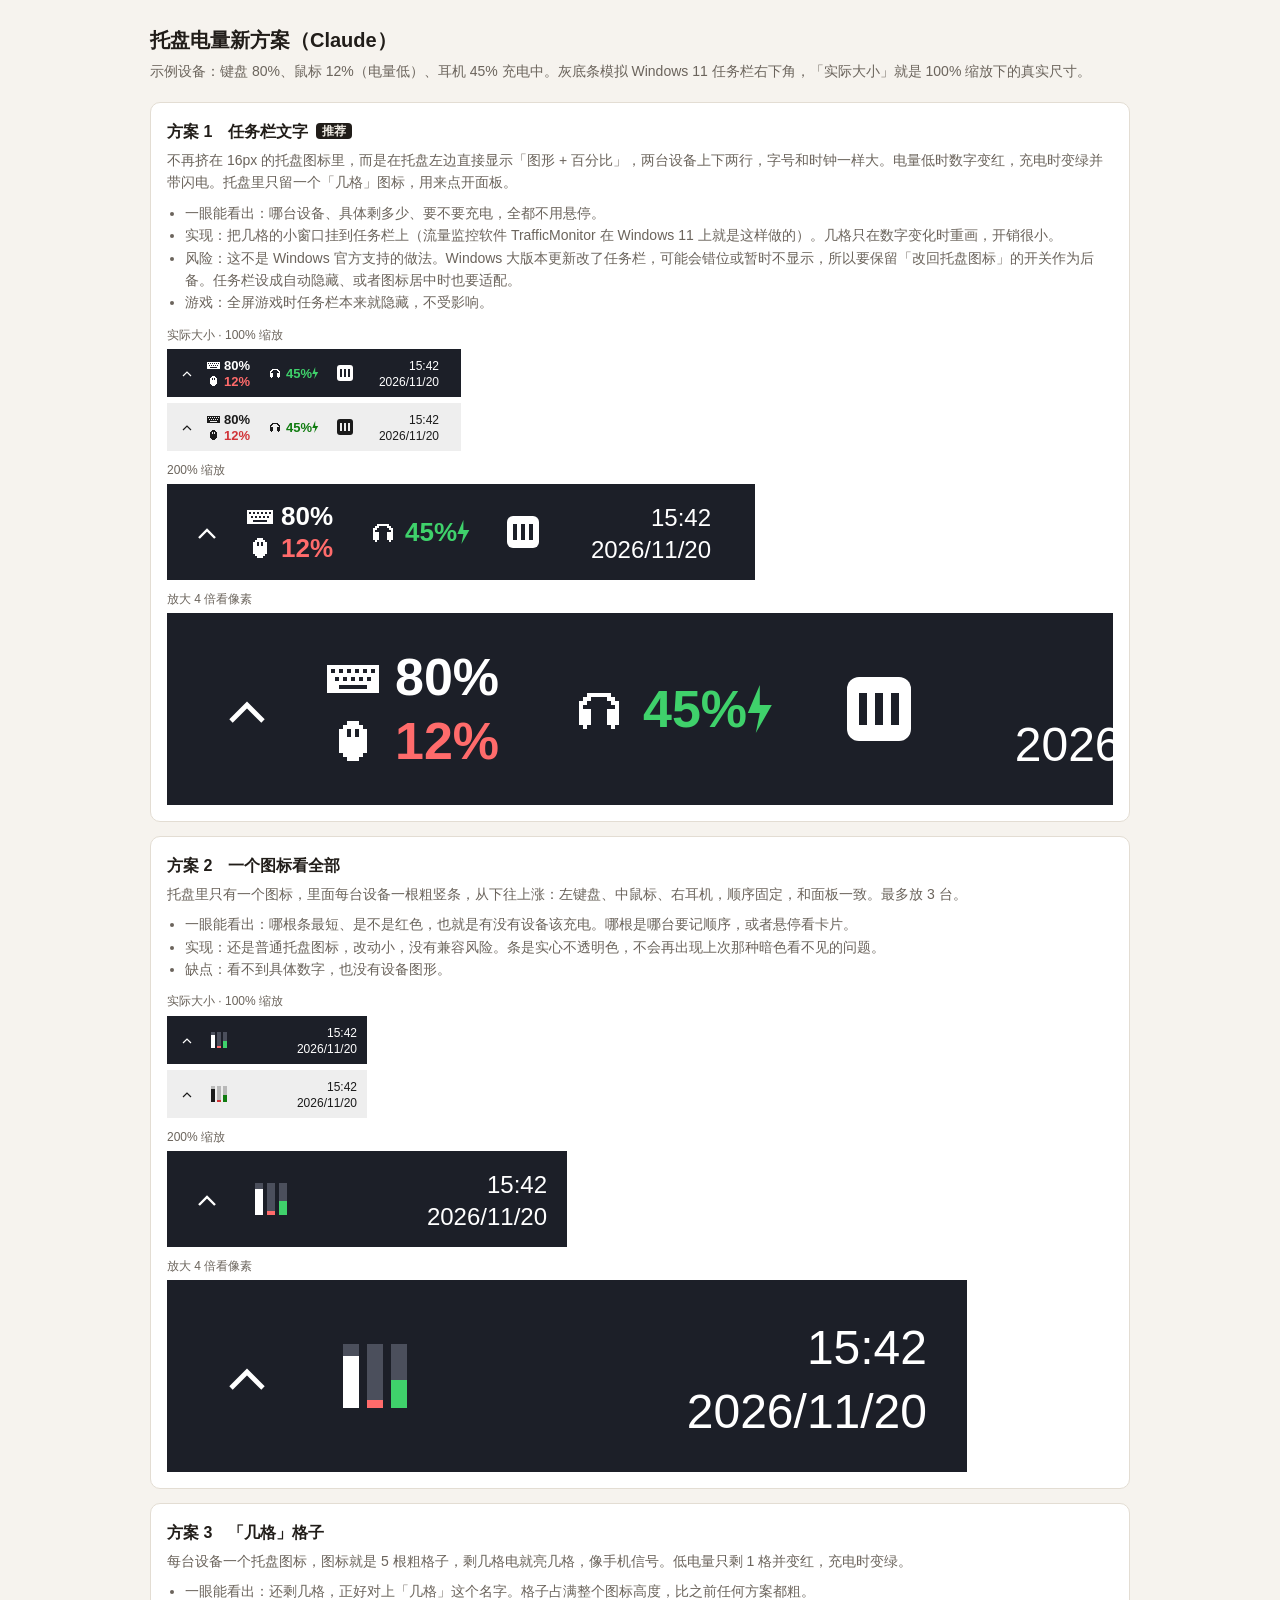
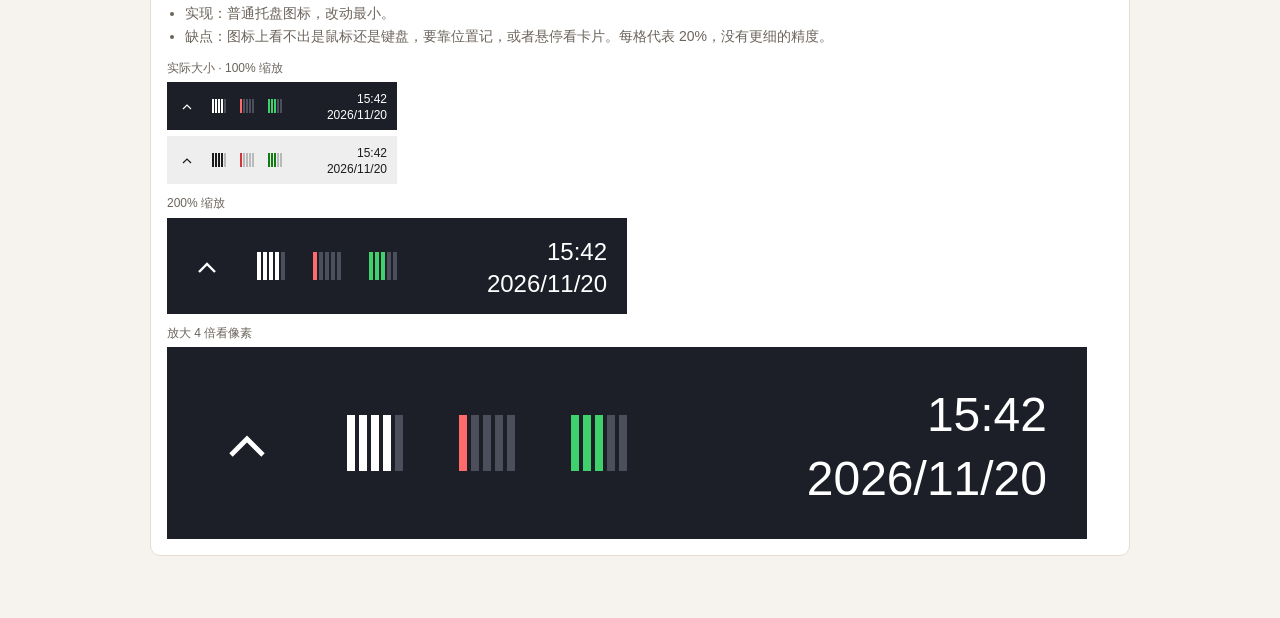
<file: design/mockups/tray-v4-claude.html>
<!doctype html>
<html lang="zh-CN"><head><meta charset="utf-8"><meta name="viewport" content="width=device-width,initial-scale=1">
<title>托盘电量新方案</title>
<style>
:root{--bg:#f6f3ee;--ink:#211d19;--muted:#6b645c;--card:#fff;--line:#e3ddd3}
@media (prefers-color-scheme:dark){:root{--bg:#1a1816;--ink:#f0ece4;--muted:#a59d93;--card:#24211e;--line:#38332e}}
*{box-sizing:border-box}
body{margin:0;background:var(--bg);color:var(--ink);font:14px/1.6 "Segoe UI Variable","Segoe UI","PingFang SC",sans-serif;padding:24px 16px 48px}
main{max-width:980px;margin:0 auto}
h1{font-size:20px;margin:0 0 4px}
.sub{color:var(--muted);margin:0 0 20px}
.opt{background:var(--card);border:1px solid var(--line);border-radius:10px;padding:16px;margin-bottom:14px}
.opt h3{margin:0 0 4px;font-size:16px}
.opt p{margin:0 0 8px;color:var(--muted)}
.opt ul{margin:0 0 12px;padding-left:18px;color:var(--muted)}
.tag{font-size:12px;background:#211d19;color:#f0ece4;border-radius:4px;padding:1px 6px;margin-left:8px;vertical-align:2px}
@media (prefers-color-scheme:dark){.tag{background:#f0ece4;color:#211d19}}
.lab{font-size:12px;color:var(--muted);margin:10px 0 4px}
.strip{overflow-x:auto}
svg{display:block}
</style></head><body><main>
<h1>托盘电量新方案（Claude）</h1>
<p class="sub">示例设备：键盘 80%、鼠标 12%（电量低）、耳机 45% 充电中。灰底条模拟 Windows 11 任务栏右下角，「实际大小」就是 100% 缩放下的真实尺寸。</p>
<div id="root"></div>
</main>
<script>
const TB={dark:{bg:"rgb(28,31,40)",fg:"#ffffff",track:"#4b4f5c",low:"#ff6b6b",warn:"#ffc83d",chg:"#3fd16b",clock:"#ffffff"},
          light:{bg:"#eeeeee",fg:"#1b1b1b",track:"#b9b9b9",low:"#d13438",warn:"#b37400",chg:"#107c10",clock:"#1b1b1b"}};
const devs=[{kind:"keyboard",pct:80},{kind:"mouse",pct:12},{kind:"headset",pct:45,chg:true}];
function col(d,t){return d.chg?t.chg:d.pct<=15?t.low:d.pct<=30?t.warn:t.fg}
function bits(bm,x0,y0,fill){let s="";bm.forEach((r,y)=>{for(let x=0;x<r.length;x++)if(r[x]==="X")s+=`<rect x="${x0+x}" y="${y0+y}" width="1" height="1" fill="${fill}"/>`});return s}
// 10px 高的小图形，给任务栏文字用
const MINI={
 keyboard:["XXXXXXXXXXXXX","X.X.X.X.X.X.X","XXXXXXXXXXXXX","XX.X.X.X.X.XX","XXXXXXXXXXXXX","XXX.......XXX","XXXXXXXXXXXXX"],
 mouse:["..XXX..",".XXXXX.","XX.X.XX","XX.X.XX","XXXXXXX","XXXXXXX","XXXXXXX","XXXXXXX",".XXXXX.","..XXX.."],
 headset:["..XXXXXX..",".XX....XX.","XX......XX","X........X","XXX....XXX","XXX....XXX","XXX....XXX","XXX....XXX",".X......X."]};
const MW={keyboard:13,mouse:7,headset:10}, MH={keyboard:7,mouse:10,headset:9};

function chevron(x,t){return `<path d="M${x} 27 l4 -4 l4 4" stroke="${t.fg}" stroke-width="1.2" fill="none" shape-rendering="geometricPrecision"/>`}
function clock(x,t){return `<text x="${x}" y="21" font-size="12" fill="${t.clock}" text-anchor="end" font-family="Segoe UI Variable,Segoe UI,sans-serif">15:42</text><text x="${x}" y="37" font-size="12" fill="${t.clock}" text-anchor="end" font-family="Segoe UI Variable,Segoe UI,sans-serif">2026/11/20</text>`}
function logo(x,y,t){ // 「几格」默认图标的简化占位：墨色方块里三格
 return `<rect x="${x}" y="${y}" width="16" height="16" rx="3" fill="${t.fg}"/>`+[0,1,2].map(i=>`<rect x="${x+3+i*4}" y="${y+4}" width="2" height="8" fill="${t===TB.dark?"#1c1f28":"#eeeeee"}"/>`).join("")}

// 方案 1：任务栏文字条
function opt1(t){
 let s="",x=40;
 const rows=devs.slice(0,2); // 两行；第三台设备并到下一列
 const cols=[devs.slice(0,2),devs.slice(2)];
 cols.forEach(c=>{
  c.forEach((d,i)=>{
   const yc=c.length===1?24:(i===0?16:32);
   s+=bits(MINI[d.kind],x+(13-MW[d.kind])/2|0,yc-(MH[d.kind]/2|0),t.fg);
   s+=`<text x="${x+17}" y="${yc+4.5}" font-size="13" font-weight="600" fill="${col(d,t)}" font-family="Segoe UI Variable,Segoe UI,sans-serif">${d.pct}%</text>`;
   if(d.chg){const bx=x+17+String(d.pct).length*7.6+11;s+=`<path d="M${bx+3} ${yc-6} L${bx} ${yc+1} H${bx+3} L${bx+2} ${yc+6} L${bx+6} ${yc-1} H${bx+3} Z" fill="${t.chg}"/>`}
  });
  x+=62;
 });
 return {w:x+130,body:chevron(16,t)+s+logo(x+6,16,t)+clock(x+108,t)};
}
// 方案 2：一个图标汇总所有设备
function opt2(t){
 const x0=44,y0=16;let s=`<g shape-rendering="crispEdges">`;
 devs.forEach((d,i)=>{const bx=x0+i*6,h=Math.max(1,Math.round(d.pct/100*16));
  s+=`<rect x="${bx}" y="${y0}" width="4" height="16" fill="${t.track}"/><rect x="${bx}" y="${y0+16-h}" width="4" height="${h}" fill="${col(d,t)}"/>`});
 s+=`</g>`;
 return {w:200,body:chevron(16,t)+s+clock(190,t)};
}
// 方案 3：「几格」格子图标，每台设备一个
function opt3(t){
 let s=`<g shape-rendering="crispEdges">`;
 devs.forEach((d,i)=>{const x0=44+i*28,y0=16,n=Math.max(1,Math.ceil(d.pct/20));
  for(let k=0;k<5;k++){const cx=x0+1+k*3;s+=`<rect x="${cx}" y="${y0+1}" width="2" height="14" fill="${k<n?col(d,t):t.track}"/>`}});
 s+=`</g>`;
 return {w:230,body:chevron(16,t)+s+clock(220,t)};
}
function bar(fn,theme,z){const t=TB[theme],{w,body}=fn(t);
 return `<svg width="${w*z}" height="${48*z}" viewBox="0 0 ${w} 48"><rect width="${w}" height="48" fill="${t.bg}"/>${body}</svg>`}

const opts=[
 [opt1,"方案 1　任务栏文字",true,
  "不再挤在 16px 的托盘图标里，而是在托盘左边直接显示「图形 + 百分比」，两台设备上下两行，字号和时钟一样大。电量低时数字变红，充电时变绿并带闪电。托盘里只留一个「几格」图标，用来点开面板。",
  ["一眼能看出：哪台设备、具体剩多少、要不要充电，全都不用悬停。",
   "实现：把几格的小窗口挂到任务栏上（流量监控软件 TrafficMonitor 在 Windows 11 上就是这样做的）。几格只在数字变化时重画，开销很小。",
   "风险：这不是 Windows 官方支持的做法。Windows 大版本更新改了任务栏，可能会错位或暂时不显示，所以要保留「改回托盘图标」的开关作为后备。任务栏设成自动隐藏、或者图标居中时也要适配。",
   "游戏：全屏游戏时任务栏本来就隐藏，不受影响。"]],
 [opt2,"方案 2　一个图标看全部",false,
  "托盘里只有一个图标，里面每台设备一根粗竖条，从下往上涨：左键盘、中鼠标、右耳机，顺序固定，和面板一致。最多放 3 台。",
  ["一眼能看出：哪根条最短、是不是红色，也就是有没有设备该充电。哪根是哪台要记顺序，或者悬停看卡片。",
   "实现：还是普通托盘图标，改动小，没有兼容风险。条是实心不透明色，不会再出现上次那种暗色看不见的问题。",
   "缺点：看不到具体数字，也没有设备图形。"]],
 [opt3,"方案 3　「几格」格子",false,
  "每台设备一个托盘图标，图标就是 5 根粗格子，剩几格电就亮几格，像手机信号。低电量只剩 1 格并变红，充电时变绿。",
  ["一眼能看出：还剩几格，正好对上「几格」这个名字。格子占满整个图标高度，比之前任何方案都粗。",
   "实现：普通托盘图标，改动最小。",
   "缺点：图标上看不出是鼠标还是键盘，要靠位置记，或者悬停看卡片。每格代表 20%，没有更细的精度。"]]
];
const root=document.getElementById("root");
for(const [fn,title,rec,desc,points] of opts){
 const el=document.createElement("div");el.className="opt";
 let h=`<h3>${title}${rec?'<span class="tag">推荐</span>':''}</h3><p>${desc}</p><ul>${points.map(p=>`<li>${p}</li>`).join("")}</ul>`;
 h+=`<div class="lab">实际大小 · 100% 缩放</div><div class="strip">${bar(fn,"dark",1)}</div><div class="strip" style="margin-top:6px">${bar(fn,"light",1)}</div>`;
 h+=`<div class="lab">200% 缩放</div><div class="strip">${bar(fn,"dark",2)}</div>`;
 h+=`<div class="lab">放大 4 倍看像素</div><div class="strip">${bar(fn,"dark",4)}</div>`;
 el.innerHTML=h;root.appendChild(el);
}
</script></body></html>
</file>
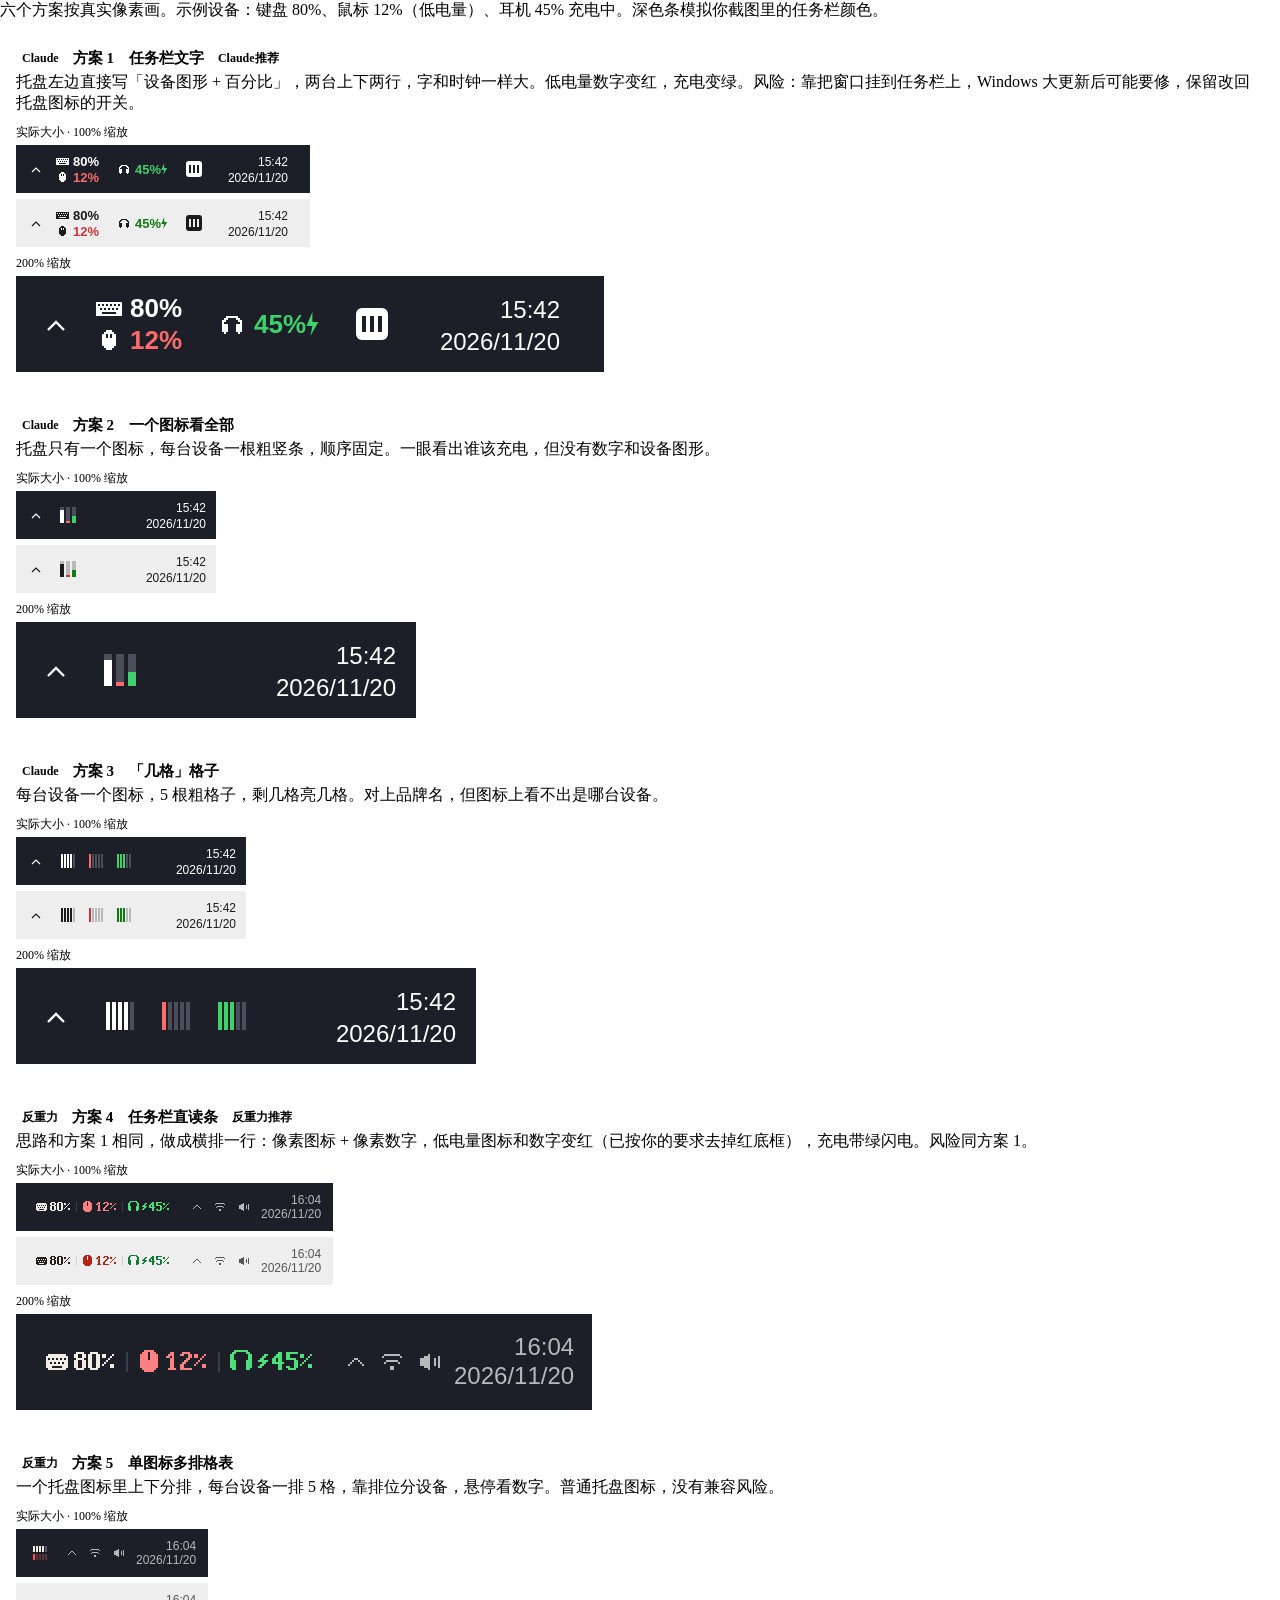
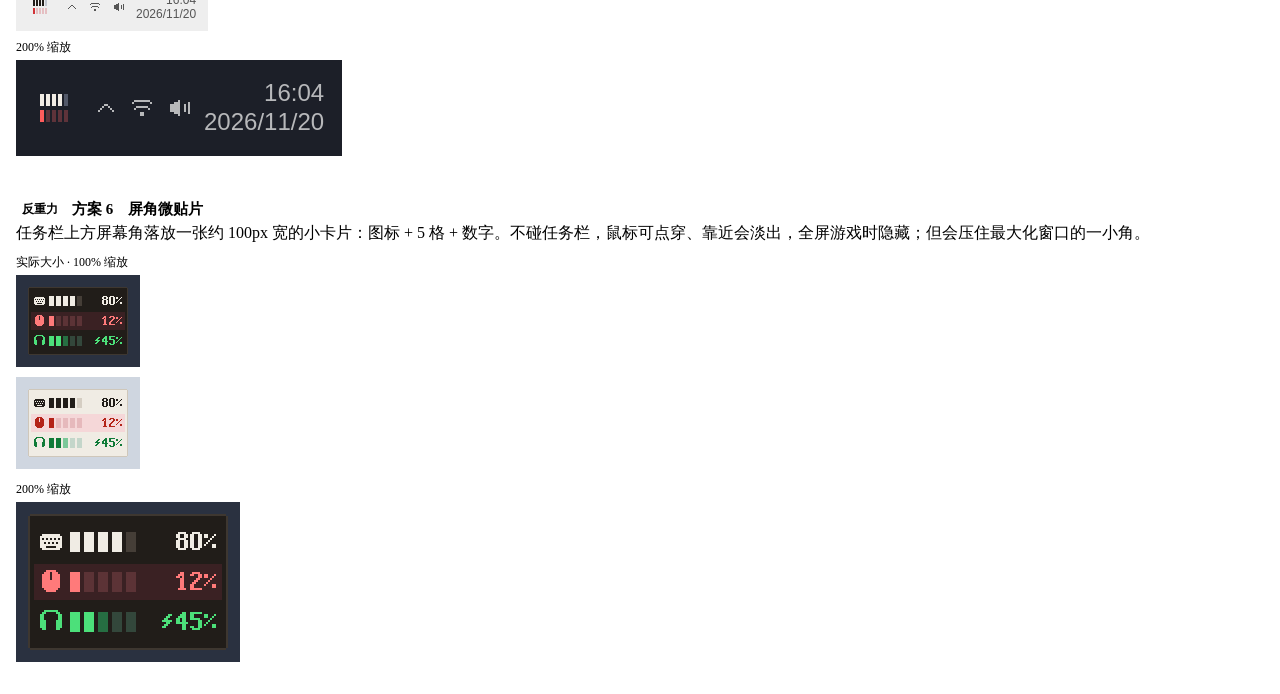
<file: design/mockups/tray-v4-compare.html>
<!doctype html><html lang="zh-CN"><head><meta charset="utf-8"><meta name="viewport" content="width=device-width,initial-scale=1"><title>托盘方案对比</title>
<style>
*{box-sizing:border-box}body{margin:0}
.sub{color:var(--muted-foreground);margin:0 0 12px}
.opt{background:var(--card);border:1px solid var(--border);border-radius:var(--radius);padding:16px;margin-bottom:12px}
.opt h3{margin:0 0 4px;font-size:15px}
.opt p{margin:0 0 10px;color:var(--muted-foreground)}
.who{font-size:12px;border-radius:4px;padding:1px 6px;margin-right:8px;vertical-align:1px;background:var(--secondary);color:var(--secondary-foreground)}
.rec{font-size:12px;border-radius:4px;padding:1px 6px;margin-left:8px;vertical-align:1px;background:var(--primary);color:var(--primary-foreground)}
.lab{font-size:12px;color:var(--muted-foreground);margin:8px 0 4px}
.scroll{overflow-x:auto}
svg{display:block}
.taskbar{display:inline-flex;align-items:center;justify-content:flex-end;gap:10px;height:48px;padding:0 12px 0 16px;background:rgb(28,31,40)}
.taskbar.light{background:#eeeeee}
.taskbar.scale-2x{height:96px;padding:0 18px 0 22px;gap:16px}
.sys-right{display:inline-flex;align-items:center;gap:10px;opacity:.72;padding-left:8px}
.sys-clock{font-family:"Segoe UI Variable","Segoe UI",sans-serif;font-size:12px;line-height:1.2;text-align:right;color:#f3f3f3}
.taskbar.light .sys-clock{color:#1b1b1b}.taskbar.scale-2x .sys-clock{font-size:24px}
.wall{display:inline-block;padding:12px;background:#2a3140}.wall.light{background:#cfd6e0}
</style></head><body>
<p class="sub">六个方案按真实像素画。示例设备：键盘 80%、鼠标 12%（低电量）、耳机 45% 充电中。深色条模拟你截图里的任务栏颜色。</p>
<div id="root"></div>
<script>
// ===== 像素位图字库（全部按真实整数像素绘制，crispEdges 渲染）=====
// 11x11 设备图形
const ICONS = {
  keyboard: [
    "...........",
    "...........",
    ".XXXXXXXXX.",
    "XXXXXXXXXXX",
    "X.X.X.X.X.X",
    "XXXXXXXXXXX",
    "XX.X.X.X.XX",
    "XXXXXXXXXXX",
    "XXX.....XXX",
    ".XXXXXXXXX.",
    "..........."
  ],
  mouse: [
    "...XXXXX...",
    "..XXX.XXX..",
    ".XXXX.XXXX.",
    ".XXXX.XXXX.",
    ".XXXX.XXXX.",
    ".XXXXXXXXX.",
    ".XXXXXXXXX.",
    ".XXXXXXXXX.",
    ".XXXXXXXXX.",
    "..XXXXXXX..",
    "...XXXXX..."
  ],
  headset: [
    "..XXXXXXX..",
    ".XX.....XX.",
    "XX.......XX",
    "XX.......XX",
    "XX.......XX",
    "XXX.....XXX",
    "XXX.....XXX",
    "XXX.....XXX",
    "XXX.....XXX",
    ".XX.....XX.",
    "..........."
  ]
};

// 5x7 充电闪电
const BOLT = [
  "...XX",
  "..XX.",
  ".XX..",
  "XXXXX",
  "..XX.",
  ".XX..",
  "XX..."
];

// 6x9 清晰加粗像素数字（对齐 Win11 任务栏 12px 时钟字高）
const DIG69 = {
  "0": [".XXXX.", "XX..XX", "XX..XX", "XX..XX", "XX..XX", "XX..XX", "XX..XX", "XX..XX", ".XXXX."],
  "1": ["..XX..", ".XXX..", "XX.X..", "..XX..", "..XX..", "..XX..", "..XX..", "..XX..", ".XXXX."],
  "2": [".XXXX.", "XX..XX", "....XX", "...XX.", "..XX..", ".XX...", "XX....", "XX....", "XXXXXX"],
  "3": [".XXXX.", "XX..XX", "....XX", "..XXX.", "....XX", "....XX", "....XX", "XX..XX", ".XXXX."],
  "4": ["...XX.", "..XXX.", ".XXXX.", "XX.XX.", "XX.XX.", "XXXXXX", "...XX.", "...XX.", "...XX."],
  "5": ["XXXXXX", "XX....", "XX....", "XXXXX.", "....XX", "....XX", "....XX", "XX..XX", ".XXXX."],
  "6": [".XXXX.", "XX....", "XX....", "XXXXX.", "XX..XX", "XX..XX", "XX..XX", "XX..XX", ".XXXX."],
  "7": ["XXXXXX", "....XX", "...XX.", "...XX.", "..XX..", "..XX..", ".XX...", ".XX...", ".XX..."],
  "8": [".XXXX.", "XX..XX", "XX..XX", ".XXXX.", "XX..XX", "XX..XX", "XX..XX", "XX..XX", ".XXXX."],
  "9": [".XXXX.", "XX..XX", "XX..XX", ".XXXXX", "....XX", "....XX", "....XX", "XX..XX", ".XXXX."],
  "%": ["......", "XX...X", "XX..X.", "...X..", "..X...", ".X....", "X...XX", "....XX", "......"]
};

const DEVICES = [
  { kind: "keyboard", name: "键盘", pct: 80, chg: false },
  { kind: "mouse",    name: "鼠标", pct: 12, chg: false },
  { kind: "headset",  name: "耳机", pct: 45, chg: true  }
];

function drawBits(bits, x0, y0, fill) {
  let out = "";
  for (let y = 0; y < bits.length; y++) {
    const row = bits[y];
    for (let x = 0; x < row.length; x++) {
      if (row[x] === "X") {
        out += `<rect x="${x0 + x}" y="${y0 + y}" width="1" height="1" fill="${fill}"/>`;
      }
    }
  }
  return out;
}

function drawText69(str, x0, y0, fill) {
  let out = "", x = x0;
  for (const ch of str) {
    const bm = DIG69[ch];
    if (bm) {
      out += drawBits(bm, x, y0, fill);
      x += bm[0].length + (ch === "%" ? 0 : 1);
    }
  }
  return out;
}

function textWidth69(str) {
  let w = 0;
  for (let i = 0; i < str.length; i++) {
    w += 6;
    if (i < str.length - 1) w += 1;
  }
  return w;
}

// 系统任务栏右侧参考（折叠箭头、Wi-Fi、音量、时钟）
function sysTrayRight(dark, scale) {
  const c = dark ? "#f3f3f3" : "#1b1b1b";
  const s = scale;
  const chev = `<svg width="${12*s}" height="${12*s}" viewBox="0 0 12 12" shape-rendering="crispEdges">
    <rect x="5" y="4" width="2" height="1" fill="${c}"/>
    <rect x="4" y="5" width="1" height="1" fill="${c}"/><rect x="7" y="5" width="1" height="1" fill="${c}"/>
    <rect x="3" y="6" width="1" height="1" fill="${c}"/><rect x="8" y="6" width="1" height="1" fill="${c}"/>
    <rect x="2" y="7" width="1" height="1" fill="${c}"/><rect x="9" y="7" width="1" height="1" fill="${c}"/>
  </svg>`;
  const wifi = `<svg width="${14*s}" height="${12*s}" viewBox="0 0 14 12" shape-rendering="crispEdges">
    <rect x="3" y="2" width="8" height="1" fill="${c}"/>
    <rect x="2" y="3" width="1" height="1" fill="${c}"/><rect x="11" y="3" width="1" height="1" fill="${c}"/>
    <rect x="4" y="5" width="6" height="1" fill="${c}"/>
    <rect x="3" y="6" width="1" height="1" fill="${c}"/><rect x="10" y="6" width="1" height="1" fill="${c}"/>
    <rect x="6" y="8" width="2" height="2" fill="${c}"/>
  </svg>`;
  const vol = `<svg width="${14*s}" height="${12*s}" viewBox="0 0 14 12" shape-rendering="crispEdges">
    <rect x="2" y="4" width="2" height="4" fill="${c}"/>
    <rect x="4" y="3" width="2" height="6" fill="${c}"/>
    <rect x="6" y="2" width="1" height="8" fill="${c}"/>
    <rect x="9" y="4" width="1" height="4" fill="${c}"/>
    <rect x="11" y="3" width="1" height="6" fill="${c}"/>
  </svg>`;
  return `<div class="sys-right">${chev}${wifi}${vol}<div class="sys-clock">16:04<br>2026/11/20</div></div>`;
}

// =========================================================================
// 方案一：任务栏直读条（嵌在任务栏托盘左侧，无框融入，图标 + 清晰大数字）
// =========================================================================
function paletteP1(dark) {
  return dark ? {
    fg: "#f0ece4",
    muted: "#9aa1b0",
    lowBg: "#4a2329",
    lowBorder: "#8c3742",
    lowFg: "#ff8080",
    chgFg: "#4ce07a",
    sep: "#393e4c"
  } : {
    fg: "#211d19",
    muted: "#666",
    lowBg: "#fad6d8",
    lowBorder: "#e09297",
    lowFg: "#b42318",
    chgFg: "#0f7b38",
    sep: "#d2d2d2"
  };
}

function renderP1Strip(devices, dark, scale, withGrid) {
  const pal = paletteP1(dark);
  const H = 22;
  let x = 0;
  let body = "";

  devices.forEach((d, idx) => {
    const isLow = !d.chg && d.pct <= 20;
    const fg = d.chg ? pal.chgFg : isLow ? pal.lowFg : pal.fg;
    const pctStr = `${d.pct}%`;
    const iconW = 11;
    const boltW = d.chg ? 7 : 0;
    const textW = textWidth69(pctStr);
    const padX = 4;
    const segW = padX + iconW + 3 + boltW + textW + padX;

    if (false) {
      // 用户 2026-11-20 要求去掉低电量红底框，只把图标和数字变红
      body += `<rect x="${x}" y="1" width="${segW}" height="${H - 2}" fill="${pal.lowBg}"/>`;
      body += `<rect x="${x + 1}" y="0" width="${segW - 2}" height="1" fill="${pal.lowBorder}"/>`;
      body += `<rect x="${x + 1}" y="${H - 1}" width="${segW - 2}" height="1" fill="${pal.lowBorder}"/>`;
      body += `<rect x="${x}" y="1" width="1" height="${H - 2}" fill="${pal.lowBorder}"/>`;
      body += `<rect x="${x + segW - 1}" y="1" width="1" height="${H - 2}" fill="${pal.lowBorder}"/>`;
    }

    // 设备图标
    body += drawBits(ICONS[d.kind], x + padX, 5, fg);
    let cx = x + padX + iconW + 3;

    // 充电闪电
    if (d.chg) {
      body += drawBits(BOLT, cx, 7, pal.chgFg);
      cx += 7;
    }

    // 大号百分比数字
    body += drawText69(pctStr, cx, 6, fg);

    x += segW;
    if (idx < devices.length - 1) {
      x += 4;
      if (true) {
        body += `<rect x="${x - 2}" y="6" width="1" height="10" fill="${pal.sep}"/>`;
      }
    }
  });

  const W = x;
  let grid = "";
  if (withGrid) {
    for (let gx = 0; gx <= W; gx++) {
      grid += `<rect x="${gx}" y="0" width="0.12" height="${H}" fill="rgba(255,255,255,0.08)"/>`;
    }
    for (let gy = 0; gy <= H; gy++) {
      grid += `<rect x="0" y="${gy}" width="${W}" height="0.12" fill="rgba(255,255,255,0.08)"/>`;
    }
  }
  return `<svg width="${W * scale}" height="${H * scale}" viewBox="0 0 ${W} ${H}" shape-rendering="crispEdges">${body}${grid}</svg>`;
}

// =========================================================================
// 方案二：单图标「几格」多排格表（1 个 16×16 原生托盘图标，汇总全桌设备）
// =========================================================================
function paletteP2(dark) {
  return dark ? {
    ok: "#f0ece4",
    empty: "#525868",
    low: "#ff5c5c",
    lowEmpty: "#5e333a",
    chg: "#3fd16b",
    chgNext: "#266e42",
    chgEmpty: "#384d43"
  } : {
    ok: "#211d19",
    empty: "#c2c6cf",
    low: "#d13438",
    lowEmpty: "#e5bfc2",
    chg: "#10893e",
    chgNext: "#7cc899",
    chgEmpty: "#bdd4c5"
  };
}

function renderP2Row(d, y, h, pal) {
  // 5 格，每格代表 20%：80% -> 4 格；45% -> 2 格（充电中第 3 格浅绿提示正在充）；12% -> 1 格红
  const isLow = !d.chg && d.pct <= 20;
  const lit = d.pct <= 0 ? 0 : Math.max(1, Math.min(5, Math.round(d.pct / 20)));
  const xs = [1, 4, 7, 10, 13]; // 每格 2px 宽，间隔 1px，总宽 14px，左右各留 1px 呼吸边
  let out = "";
  for (let i = 0; i < 5; i++) {
    let fill;
    if (d.chg) {
      if (i < lit) fill = pal.chg;
      else if (i === lit && lit < 5) fill = pal.chgNext;
      else fill = pal.chgEmpty;
    } else if (isLow) {
      fill = i < lit ? pal.low : pal.lowEmpty;
    } else {
      fill = i < lit ? pal.ok : pal.empty;
    }
    out += `<rect x="${xs[i]}" y="${y}" width="2" height="${h}" fill="${fill}"/>`;
  }
  return out;
}

function renderP2Icon(devices, dark, scale, withGrid) {
  const pal = paletteP2(dark);
  let body = "";
  if (devices.length === 1) {
    // 单台 / 仅最低电量模式：单排超大 5 格（高 10px）
    body += renderP2Row(devices[0], 3, 10, pal);
  } else if (devices.length === 2) {
    // 2 台日常模式（最常见）：上下两排大格（每排高 6px，中间空 2px）
    body += renderP2Row(devices[0], 1, 6, pal);
    body += renderP2Row(devices[1], 9, 6, pal);
  } else {
    // 3 台同屏模式：上中下三排（每排高 4px，中间空 1px）
    body += renderP2Row(devices[0], 1, 4, pal);
    body += renderP2Row(devices[1], 6, 4, pal);
    body += renderP2Row(devices[2], 11, 4, pal);
  }
  let grid = "";
  if (withGrid) {
    const gc = dark ? "rgba(255,255,255,0.10)" : "rgba(0,0,0,0.10)";
    for (let i = 0; i <= 16; i++) {
      grid += `<rect x="${i}" y="0" width="0.1" height="16" fill="${gc}"/>`;
      grid += `<rect x="0" y="${i}" width="16" height="0.1" fill="${gc}"/>`;
    }
  }
  return `<svg width="${16 * scale}" height="${16 * scale}" viewBox="0 0 16 16" shape-rendering="crispEdges">${body}${grid}</svg>`;
}

// =========================================================================
// 方案三：屏角「几格」微贴片（不碰任务栏，独立可点穿竖排品牌卡片）
// =========================================================================
function paletteP3(dark) {
  return dark ? {
    bg: "#211d19",
    border: "#3e3730",
    fg: "#f0ece4",
    empty: "#453e37",
    lowRowBg: "#3a2123",
    lowFg: "#ff7a7a",
    lowEmpty: "#5c3336",
    chgFg: "#4ce07a",
    chgNext: "#266e42",
    chgEmpty: "#33473b"
  } : {
    bg: "#f0ece4",
    border: "#cfc7ba",
    fg: "#211d19",
    empty: "#d5cec3",
    lowRowBg: "#f5d7d8",
    lowFg: "#b42318",
    lowEmpty: "#e6b9bc",
    chgFg: "#0f7b38",
    chgNext: "#7cc899",
    chgEmpty: "#c4d6ca"
  };
}

function renderP3Card(devices, dark, scale, withGrid) {
  const pal = paletteP3(dark);
  const rowH = 18;
  const padY = 5;
  const W = 100;
  const H = padY * 2 + devices.length * rowH + (devices.length - 1) * 2;
  let body = "";

  // 卡片底板 + 1px 清晰描边（四角 1px 切角圆润感）
  body += `<rect x="1" y="1" width="${W - 2}" height="${H - 2}" fill="${pal.bg}"/>`;
  body += `<rect x="1" y="0" width="${W - 2}" height="1" fill="${pal.border}"/>`;
  body += `<rect x="1" y="${H - 1}" width="${W - 2}" height="1" fill="${pal.border}"/>`;
  body += `<rect x="0" y="1" width="1" height="${H - 2}" fill="${pal.border}"/>`;
  body += `<rect x="${W - 1}" y="1" width="1" height="${H - 2}" fill="${pal.border}"/>`;

  devices.forEach((d, idx) => {
    const ry = padY + idx * (rowH + 2);
    const isLow = !d.chg && d.pct <= 20;
    const fg = d.chg ? pal.chgFg : isLow ? pal.lowFg : pal.fg;

    if (isLow) {
      body += `<rect x="3" y="${ry}" width="${W - 6}" height="${rowH}" fill="${pal.lowRowBg}"/>`;
    }

    // 左侧：清晰设备图标 (x=6)
    body += drawBits(ICONS[d.kind], 6, ry + 3, fg);

    // 中间：5 格「几格」实心电量格 (x=21..54，每格 5×10px，间距 2px)
    const lit = d.pct <= 0 ? 0 : Math.max(1, Math.min(5, Math.round(d.pct / 20)));
    for (let i = 0; i < 5; i++) {
      let cFill;
      if (d.chg) {
        cFill = i < lit ? pal.chgFg : (i === lit && lit < 5 ? pal.chgNext : pal.chgEmpty);
      } else if (isLow) {
        cFill = i < lit ? pal.lowFg : pal.lowEmpty;
      } else {
        cFill = i < lit ? pal.fg : pal.empty;
      }
      body += `<rect x="${21 + i * 7}" y="${ry + 4}" width="5" height="10" fill="${cFill}"/>`;
    }

    // 右侧：充电小闪电（若有）+ 右对齐百分比数字
    const pctStr = `${d.pct}%`;
    const tw = textWidth69(pctStr);
    const tx = W - 6 - tw;
    if (d.chg) {
      body += drawBits(BOLT, tx - 7, ry + 5, pal.chgFg);
    }
    body += drawText69(pctStr, tx, ry + 4, fg);
  });

  let grid = "";
  if (withGrid) {
    const gc = dark ? "rgba(255,255,255,0.07)" : "rgba(0,0,0,0.07)";
    for (let gx = 0; gx <= W; gx += 2) {
      grid += `<rect x="${gx}" y="0" width="0.16" height="${H}" fill="${gc}"/>`;
    }
    for (let gy = 0; gy <= H; gy += 2) {
      grid += `<rect x="0" y="${gy}" width="${W}" height="0.16" fill="${gc}"/>`;
    }
  }
  return `<svg width="${W * scale}" height="${H * scale}" viewBox="0 0 ${W} ${H}" shape-rendering="crispEdges">${body}${grid}</svg>`;
}
const TB={dark:{bg:"rgb(28,31,40)",fg:"#ffffff",track:"#4b4f5c",low:"#ff6b6b",warn:"#ffc83d",chg:"#3fd16b",clock:"#ffffff"},
          light:{bg:"#eeeeee",fg:"#1b1b1b",track:"#b9b9b9",low:"#d13438",warn:"#b37400",chg:"#107c10",clock:"#1b1b1b"}};
const devs=[{kind:"keyboard",pct:80},{kind:"mouse",pct:12},{kind:"headset",pct:45,chg:true}];
function col(d,t){return d.chg?t.chg:d.pct<=15?t.low:d.pct<=30?t.warn:t.fg}
function bits(bm,x0,y0,fill){let s="";bm.forEach((r,y)=>{for(let x=0;x<r.length;x++)if(r[x]==="X")s+=`<rect x="${x0+x}" y="${y0+y}" width="1" height="1" fill="${fill}"/>`});return s}
// 10px 高的小图形，给任务栏文字用
const MINI={
 keyboard:["XXXXXXXXXXXXX","X.X.X.X.X.X.X","XXXXXXXXXXXXX","XX.X.X.X.X.XX","XXXXXXXXXXXXX","XXX.......XXX","XXXXXXXXXXXXX"],
 mouse:["..XXX..",".XXXXX.","XX.X.XX","XX.X.XX","XXXXXXX","XXXXXXX","XXXXXXX","XXXXXXX",".XXXXX.","..XXX.."],
 headset:["..XXXXXX..",".XX....XX.","XX......XX","X........X","XXX....XXX","XXX....XXX","XXX....XXX","XXX....XXX",".X......X."]};
const MW={keyboard:13,mouse:7,headset:10}, MH={keyboard:7,mouse:10,headset:9};

function chevron(x,t){return `<path d="M${x} 27 l4 -4 l4 4" stroke="${t.fg}" stroke-width="1.2" fill="none" shape-rendering="geometricPrecision"/>`}
function clock(x,t){return `<text x="${x}" y="21" font-size="12" fill="${t.clock}" text-anchor="end" font-family="Segoe UI Variable,Segoe UI,sans-serif">15:42</text><text x="${x}" y="37" font-size="12" fill="${t.clock}" text-anchor="end" font-family="Segoe UI Variable,Segoe UI,sans-serif">2026/11/20</text>`}
function logo(x,y,t){ // 「几格」默认图标的简化占位：墨色方块里三格
 return `<rect x="${x}" y="${y}" width="16" height="16" rx="3" fill="${t.fg}"/>`+[0,1,2].map(i=>`<rect x="${x+3+i*4}" y="${y+4}" width="2" height="8" fill="${t===TB.dark?"#1c1f28":"#eeeeee"}"/>`).join("")}

// 方案 1：任务栏文字条
function opt1(t){
 let s="",x=40;
 const rows=devs.slice(0,2); // 两行；第三台设备并到下一列
 const cols=[devs.slice(0,2),devs.slice(2)];
 cols.forEach(c=>{
  c.forEach((d,i)=>{
   const yc=c.length===1?24:(i===0?16:32);
   s+=bits(MINI[d.kind],x+(13-MW[d.kind])/2|0,yc-(MH[d.kind]/2|0),t.fg);
   s+=`<text x="${x+17}" y="${yc+4.5}" font-size="13" font-weight="600" fill="${col(d,t)}" font-family="Segoe UI Variable,Segoe UI,sans-serif">${d.pct}%</text>`;
   if(d.chg){const bx=x+17+String(d.pct).length*7.6+11;s+=`<path d="M${bx+3} ${yc-6} L${bx} ${yc+1} H${bx+3} L${bx+2} ${yc+6} L${bx+6} ${yc-1} H${bx+3} Z" fill="${t.chg}"/>`}
  });
  x+=62;
 });
 return {w:x+130,body:chevron(16,t)+s+logo(x+6,16,t)+clock(x+108,t)};
}
// 方案 2：一个图标汇总所有设备
function opt2(t){
 const x0=44,y0=16;let s=`<g shape-rendering="crispEdges">`;
 devs.forEach((d,i)=>{const bx=x0+i*6,h=Math.max(1,Math.round(d.pct/100*16));
  s+=`<rect x="${bx}" y="${y0}" width="4" height="16" fill="${t.track}"/><rect x="${bx}" y="${y0+16-h}" width="4" height="${h}" fill="${col(d,t)}"/>`});
 s+=`</g>`;
 return {w:200,body:chevron(16,t)+s+clock(190,t)};
}
// 方案 3：「几格」格子图标，每台设备一个
function opt3(t){
 let s=`<g shape-rendering="crispEdges">`;
 devs.forEach((d,i)=>{const x0=44+i*28,y0=16,n=Math.max(1,Math.ceil(d.pct/20));
  for(let k=0;k<5;k++){const cx=x0+1+k*3;s+=`<rect x="${cx}" y="${y0+1}" width="2" height="14" fill="${k<n?col(d,t):t.track}"/>`}});
 s+=`</g>`;
 return {w:230,body:chevron(16,t)+s+clock(220,t)};
}
function bar(fn,theme,z){const t=TB[theme],{w,body}=fn(t);
 return `<svg width="${w*z}" height="${48*z}" viewBox="0 0 ${w} 48"><rect width="${w}" height="48" fill="${t.bg}"/>${body}</svg>`}


const tb=(strip,dark,s)=>`<div class="taskbar ${dark?"":"light"} ${s===2?"scale-2x":""}">${strip}${sysTrayRight(dark,s)}</div>`;
const R=[
 ["Claude","1","任务栏文字",true,"托盘左边直接写「设备图形 + 百分比」，两台上下两行，字和时钟一样大。低电量数字变红，充电变绿。风险：靠把窗口挂到任务栏上，Windows 大更新后可能要修，保留改回托盘图标的开关。",
  d=>bar(opt1,d?"dark":"light",1), ()=>bar(opt1,"dark",2)],
 ["Claude","2","一个图标看全部",false,"托盘只有一个图标，每台设备一根粗竖条，顺序固定。一眼看出谁该充电，但没有数字和设备图形。",
  d=>bar(opt2,d?"dark":"light",1), ()=>bar(opt2,"dark",2)],
 ["Claude","3","「几格」格子",false,"每台设备一个图标，5 根粗格子，剩几格亮几格。对上品牌名，但图标上看不出是哪台设备。",
  d=>bar(opt3,d?"dark":"light",1), ()=>bar(opt3,"dark",2)],
 ["反重力","4","任务栏直读条",true,"思路和方案 1 相同，做成横排一行：像素图标 + 像素数字，低电量图标和数字变红（已按你的要求去掉红底框），充电带绿闪电。风险同方案 1。",
  d=>tb(renderP1Strip(DEVICES,d,1,false),d,1), ()=>tb(renderP1Strip(DEVICES,true,2,false),true,2)],
 ["反重力","5","单图标多排格表",false,"一个托盘图标里上下分排，每台设备一排 5 格，靠排位分设备，悬停看数字。普通托盘图标，没有兼容风险。",
  d=>tb(renderP2Icon(DEVICES.slice(0,2),d,1,false),d,1), ()=>tb(renderP2Icon(DEVICES.slice(0,2),true,2,false),true,2)],
 ["反重力","6","屏角微贴片",false,"任务栏上方屏幕角落放一张约 100px 宽的小卡片：图标 + 5 格 + 数字。不碰任务栏，鼠标可点穿、靠近会淡出，全屏游戏时隐藏；但会压住最大化窗口的一小角。",
  d=>`<div class="wall ${d?"":"light"}">${renderP3Card(DEVICES,d,1,false)}</div>`, ()=>`<div class="wall">${renderP3Card(DEVICES,true,2,false)}</div>`]
];
const root=document.getElementById("root");
for(const [who,n,t,rec,desc,real,big] of R){
 const el=document.createElement("div");el.className="opt";
 el.innerHTML=`<h3><span class="who">${who}</span>方案 ${n}　${t}${rec?'<span class="rec">'+who+'推荐</span>':''}</h3><p>${desc}</p>
 <div class="lab">实际大小 · 100% 缩放</div><div class="scroll">${real(true)}</div><div class="scroll" style="margin-top:6px">${real(false)}</div>
 <div class="lab">200% 缩放</div><div class="scroll">${big()}</div>`;
 root.appendChild(el);
}
</script></body></html>
</file>
